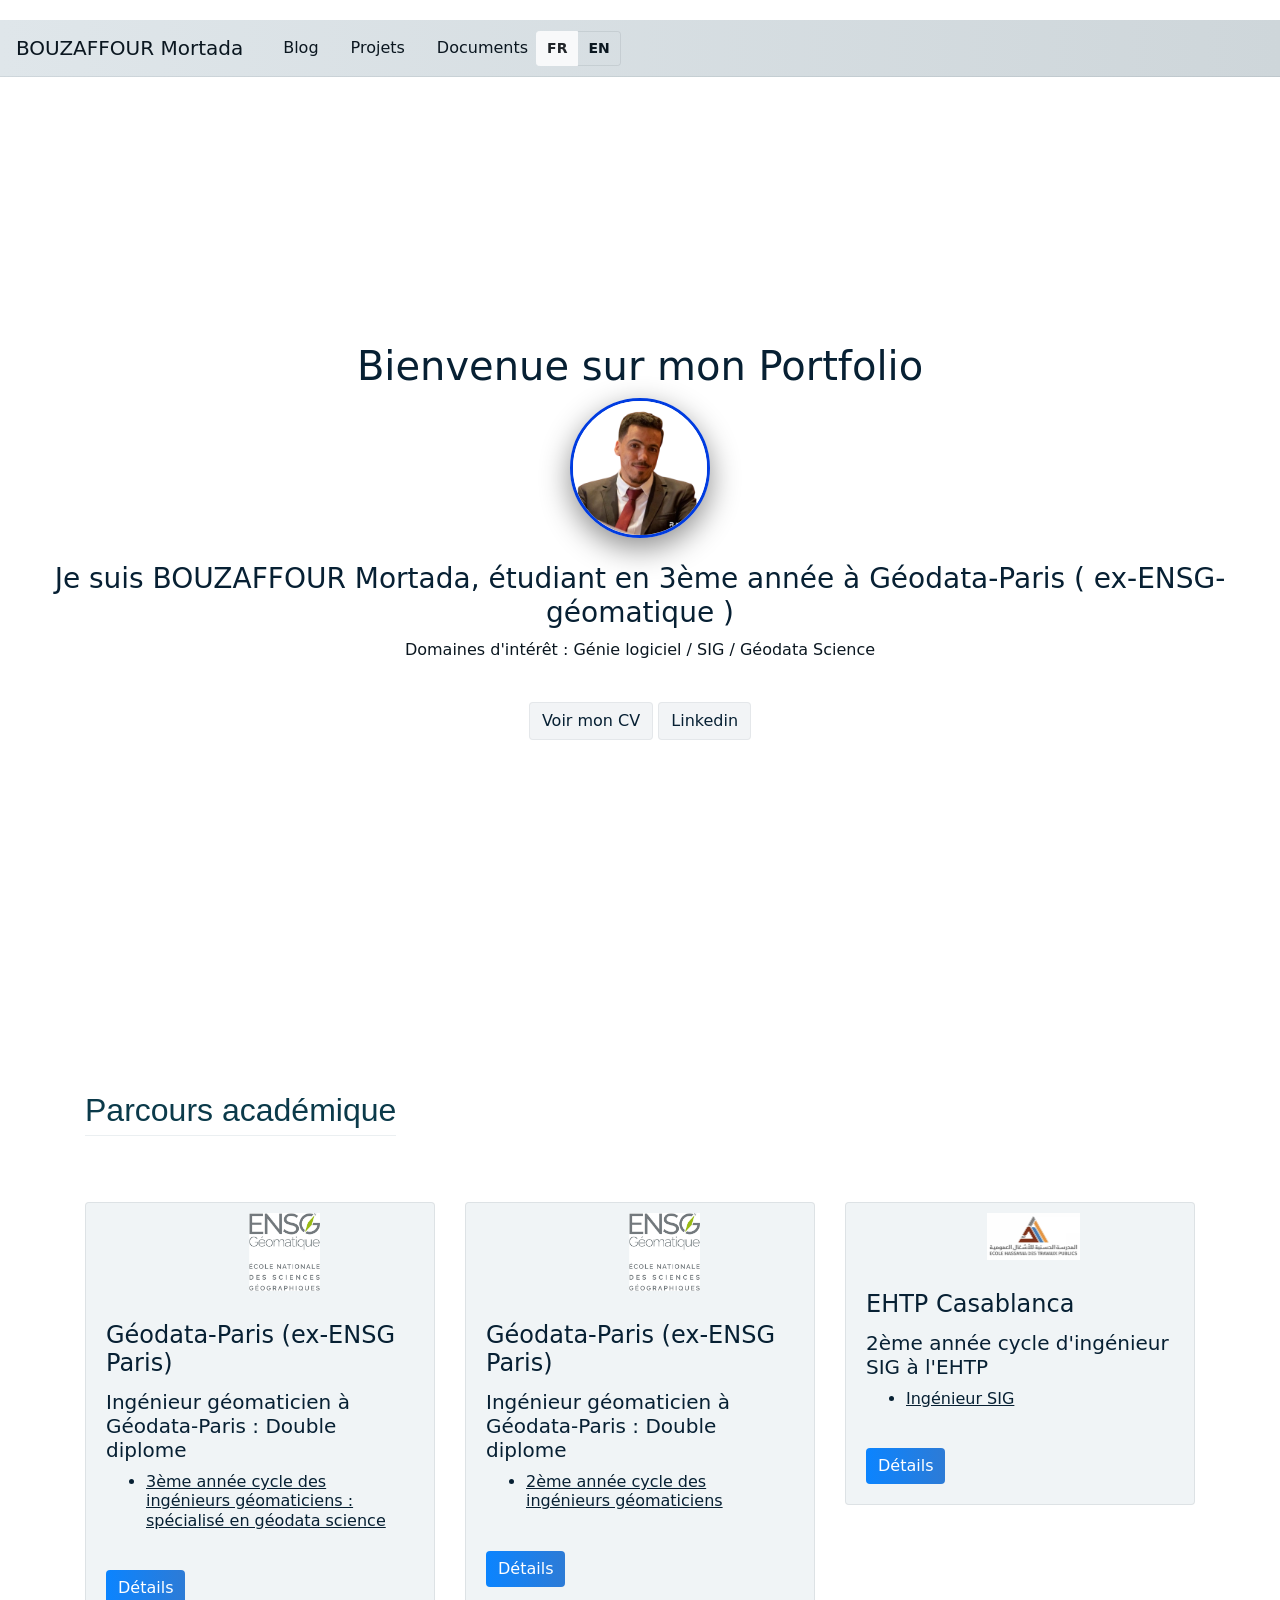
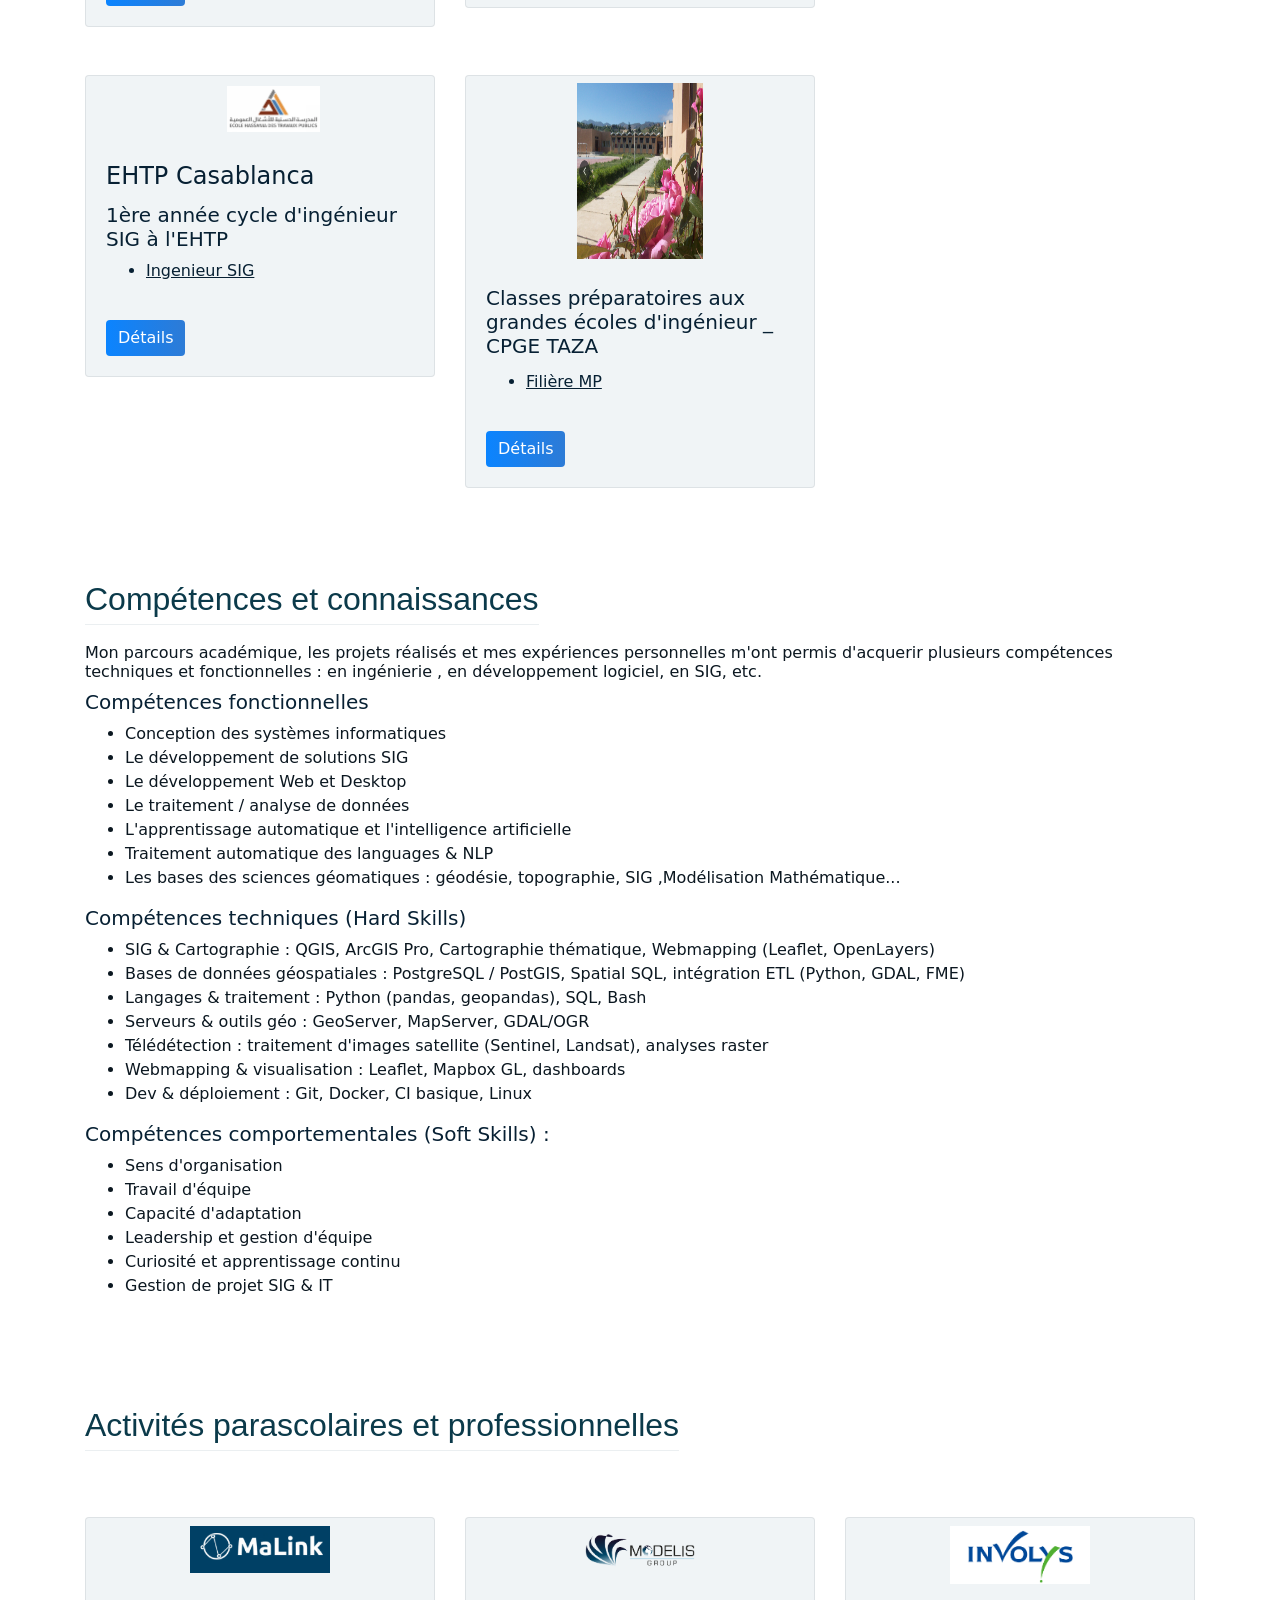
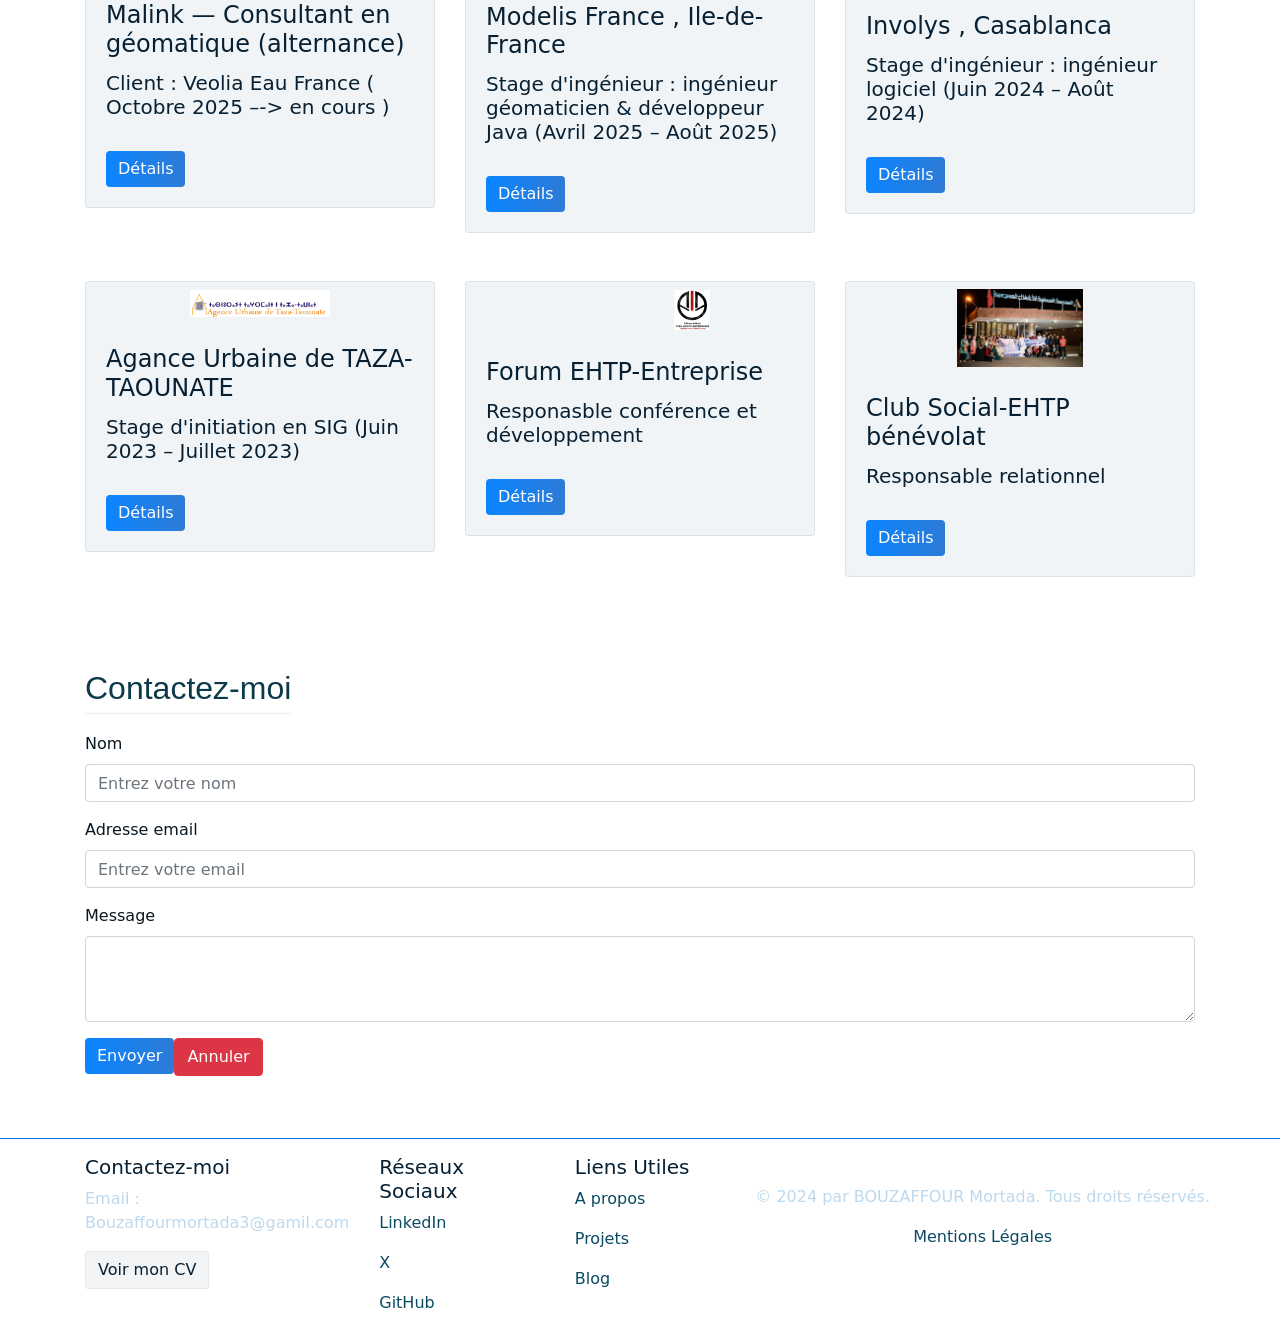
<file: index.html>
<!DOCTYPE html>
<html lang="fr">
<head>
    <meta charset="UTF-8">
    <meta name="viewport" content="width=device-width, initial-scale=1.0">
    <title>Portfolio – BOUZAFFOUR Mortada | Géodata & SIG</title>
    <meta name="description" content="BOUZAFFOUR Mortada — Ingénieur géomaticien. Projets, articles et compétences en SIG, Géodata Science et GeoAI.">
    <link rel="sitemap" type="application/xml" title="Sitemap" href="/sitemap.xml">

    <!-- Open Graph / Twitter -->
    <meta property="og:title" content="BOUZAFFOUR Mortada — Portfolio" />
    <meta property="og:description" content="Ingénieur géomaticien spécialisé en SIG, Géodata Science et GeoAI. Projets et articles." />
    <meta property="og:url" content="https://your-domain.com/" />
    <meta property="og:image" content="https://your-domain.com/Ressources/og-default.png" />
    <meta property="og:type" content="website" />
    <meta name="twitter:card" content="summary_large_image" />
    <!-- Bootstrap CSS -->
    <link href="https://stackpath.bootstrapcdn.com/bootstrap/4.5.2/css/bootstrap.min.css" rel="stylesheet">
    <!-- Custom CSS -->
    <link href="style.css" rel="stylesheet">
</head>
<body>


    <!-- Barre de navigation -->
  
     <nav class="navbar navbar-expand-lg navbar-dark bg-primary">
        <a class="navbar-brand " href="index.html">BOUZAFFOUR Mortada</a>
        <button class="navbar-toggler" type="button" data-toggle="collapse" data-target="#navbarNav" aria-controls="navbarNav" aria-expanded="false" aria-label="Toggle navigation">
            <span class="navbar-toggler-icon"></span>
        </button>
        <div class="collapse navbar-collapse" id="navbarNav">
            <ul class="navbar-nav">
                <li class="nav-item ml-3">
            <a class="nav-link text-body" href="blog.html"><span id="nav_blog">Blog</span></a>
                </li>
                <li class="nav-item ml-3">
            <a class="nav-link text-body" href="projects.html"><span id="nav_projects">Projets</span></a>
                </li>
                <li class="nav-item ml-3">
            <a class="nav-link text-body" href="documents.html"><span id="nav_documents">Documents</span></a>
                </li>
                <li class="nav-item ml-auto lang-item">
                  <div class="nav-link p-0">
                    <div class="lang-switch btn-group btn-group-sm" role="group" aria-label="Language switch">
                      <button id="btn-fr" class="btn btn-outline-light active">FR</button>
                      <button id="btn-en" class="btn btn-outline-light">EN</button>
                    </div>
                  </div>
                </li>
                
            </ul>
           
        </div>
    </nav>

    <!-- Section Page de Garde -->
<section id="home" class="container-fluid text-center" >
  <div class="row align-items-center min-vh-100">
      <div class="col">
        <h1 id="hero_title">Bienvenue sur mon Portfolio</h1>
          <img src="Ressources/image_back_blanc.png" alt="Ma photo" class="rounded-circle" style="width:20%;height:20% ;border:3px solid rgb(0, 60, 224)">
          <br> <br><h3>Je suis BOUZAFFOUR  Mortada, étudiant en 3ème année à Géodata-Paris ( ex-ENSG-géomatique )</h3>
              <p id="hero_sub">Domaines d'intérêt : Génie logiciel / SIG / Géodata Science</p><br>
             <a id="cv_link" class="btn btn-info" href="Ressources/BOUZAFFOUR_Mortada_CV_SIG.pdf" target="_blank">Voir mon CV</a>
             <a class="btn btn-info me-2" href="https://www.linkedin.com/in/mortada-bouzaffour-1b0741219/" target="_blank">Linkedin</a>

             <ul class="list-unstyled">
             
              
          </ul>
      </div>
  </div>
</section>

<!---->
<!-- Section Parcours académiques  -->
<section id="Parcours" class="container mt-5">
  <h2 id="acad_title">Parcours académique</h2>
    <div class="row">
        <!-- ENSG 3ème année Géomaticien -->
    <div class="col-md-4 mt-5">
      <div class="card">
        <div>
          <img class="card-img-top" src="Ressources/ENSG.png" alt="ENSG Paris" style="width:50%;height:50%;padding:10px;padding-left:17%">
        </div>
        <div class="card-body">
          <h4 class="card-title">Géodata-Paris (ex-ENSG Paris)</h4>
          <h5 class="card-text">Ingénieur géomaticien à Géodata-Paris : Double diplome</h5>
          <ul class="A">
            <li><h6 style="text-decoration:underline">3ème année cycle des ingénieurs géomaticiens : spécialisé en géodata science</h6>
              <i style="display: none;">- Systèmes d’information  </i>
              <i style="display: none;">- Analyse de données : Apprentissage statistique / IA, Statistique, Analyse spatiale </i>
              <i style="display: none;">- Architecture des SI d'entreprise et DevOps </i>
              <i style="display: none;">- Systèmes d'information décisionnels </i>
              <i style="display: none;">- Big-Data - gestion de données volumineuses et semi-structurées </i>
              <i style="display: none;">- Données géo-référencées, data science et prise de décision </i>
              <i style="display: none;">- ETL spatial </i>
              <i style="display: none;">- Webmapping, géovisualisation, data visualisation </i>

            </li>
          </ul>
          <br>
          <button onclick="toggleDetails(this)" class="btn btn-primary">Détails</button>
        </div>
      </div>
    </div>


      <!-- ENSG 2ème année Géomaticien -->
    <div class="col-md-4 mt-5">
      <div class="card">
        <div>
          <img class="card-img-top" src="Ressources/ENSG.png" alt="ENSG Paris" style="width:50%;height:50%;padding:10px;padding-left:17%">
        </div>
        <div class="card-body">
          <h4 class="card-title">Géodata-Paris (ex-ENSG Paris)</h4>
          <h5 class="card-text">Ingénieur géomaticien à Géodata-Paris : Double diplome</h5>
          <ul class="A">
            <li><h6 style="text-decoration:underline">2ème année cycle des ingénieurs géomaticiens</h6>
              <i style="display: none;">- Géomatique et applications</i>
              <i style="display: none;">- Développement SIG desktop ( python - ArcGis Pro )</i>
              <i style="display: none;">- Photogrammétrie et géodésie avancée</i>
              <i style="display: none;">- Bases de données spatiales (POSTGIS) </i>
              <i style="display: none;">- Modélisation avancée en OOP </i>
              <i style="display: none;">- Normes et standards de données géographiques</i>
              <i style="display: none;">- Analyse  spatiale</i>
              <i style="display: none;">- Système d'information et réseaux </i>
              <i style="display: none;">- Gestion de projet Agile </i>
              <i style="display: none;">- Développement web / web mapping ( php, vue js , leaflet, openlayers , geoserver) </i>

            </li>
          </ul>
          <br>
          <button onclick="toggleDetails(this)" class="btn btn-primary">Détails</button>
        </div>
      </div>
    </div>
      <!-- EHTP -->
      <div class="col-md-4 mt-5 ">
          <div class="card">
              <img class="card-img-top" src="Ressources/ehtp_casa.webp" alt="EHTP Casablanca" style="width:90%;height:90%;padding:10px;padding-left:37px">
              <div class="card-body">
                  <h4 class="card-title">EHTP Casablanca</h4>
                  <h5 class="card-text" >2ème année cycle d'ingénieur SIG à l'EHTP</h5>
                  <ul class="A">
                    <li ><h6 style="text-decoration:underline">Ingénieur SIG</h6>
                      <i style="display: none;">- Analyse spatiale </i>
                      <i style="display: none;">- Statistques et analyse de données </i>
                      <i style="display: none;">- GPS et topographie avancée</i>
                      <i style="display: none;" >- Photogrammétrie </i> 
                      <i style="display: none;">- Conception de SI : UML</i>
                      <i style="display: none;" >- Développemnt web2 : Html,Bootstrap , ASP.NET , SQLServer</i>
                      <i style="display: none;">- Développement Web1: HTML,XML, Ajax,CSS; Bootstrap,JQuery,NodeJs,ExpressJS</i>
                      <i style="display: none;" >- Algorithmique et Programmation JAVA , JAVA Avancée </i> 
                    </li> 
                    
                  </ul>
                 <br>
                 <button onclick="toggleDetails(this)" class="btn btn-primary">Détails</button>

              </div>
          </div>
      </div>

     <!-- 1 ere année EHTP-->
      <div class="col-md-4 mt-5">
        <div class="card">
            <img class="card-img-top" src="Ressources/ehtp_casa.webp" alt="EHTP Casablanca" style="width:90%;height:90%;padding:10px;padding-left:37px">
            <div class="card-body">
                <h4 class="card-title">EHTP Casablanca</h4>
                <h5 class="card-text">1ère année cycle d'ingénieur SIG à l'EHTP</h5>
                <ul class="A">
                  <li> <h6 style="text-decoration:underline">Ingenieur SIG</h6>
                    <i style="display: none;">- Anlyse numérique </i>
                      <i style="display: none;">- Recherche opérationnelle </i>
                      <i style="display: none;" >- Géodésie et topographie fondamentale</i>
                      <i style="display: none;" >- Télédétection et traitement d'image </i>
                      <i style="display: none;">- Développement SIG </i>
                      <i style="display: none;" >- Algorithmique et Programmation C </i> 
                      <i style="display: none;">- Programmation orienté objet C++</i>
                  </li>
                </ul>
               <br>
               <button onclick="toggleDetails(this)" class="btn btn-primary">Détails</button>

            </div>
        </div>
    </div>

     <!--  PREPA -->
     <div class="col-md-4 mt-5">
      <div class="card">
        <div>
          <img class="card-img-top" src="Ressources/cpge_taza.png" alt="CPGE TAZA" style="height:190px; width:350px; padding:2%;">
        </div>
        <div class="card-body">
              <h5 class="card-title"> Classes préparatoires aux grandes écoles d'ingénieur _ CPGE TAZA</h5>
               <ul>
                <li> <h6 style="text-decoration:underline">Filière MP </h6>

                      
              </li>
              </ul>
              <ol class="A" style="display: none;">
                <i>Mathématiques, Physique et science d'ingénieur </i> 

                  <li >
                   <h6>Mathématiques fondamentales</h6> 
                    <i  > Algèbre linéaire, Analyse , Polynomes, Topologie ... </i>
                  </li>
                  <li > <h6>Physique fondamentale </h6>
                    <i  > Mécanique , thermmodynamique, Optique physique/ondulatoire , Electromagnétique, Electronique...</i>
                  </li>
                  <li > <h6>Informatique </h6>
                    <i  >Architecture des ordinateurs, Algorithmique et programmation avec Python, Base de données relationnelle et langage SQL</i>
                  </li>
                 
                </ol>
               <br>
            <button onclick="toggleDetails2(this)" class="btn btn-primary">Détails</button>
          </div>
      </div>
  </div>
</section>


<!-- Section  Compétences -->
<section id="hardSkills" class="container mt-5">
  <h2 id="skills_title">Compétences et connaissances</h2>
  <h6>Mon parcours académique, les projets réalisés et mes expériences personnelles m'ont permis d'acquerir plusieurs compétences techniques  et fonctionnelles : en ingénierie , en développement logiciel, en SIG, etc.</h6>
 
    <h5 id="func_title">Compétences fonctionnelles</h5>
    <ul>
    <li> Conception des systèmes informatiques</li>
    <li> Le développement de solutions SIG</li>
    <li> Le développement Web et Desktop </li>
    <li> Le traitement / analyse de données   </li>
    <li> L'apprentissage automatique et l'intelligence artificielle </li>
    <li> Traitement automatique des languages & NLP </li>
    <li> Les bases des sciences géomatiques : géodésie, topographie, SIG ,Modélisation Mathématique...  </li>
  </ul>
  
  <h5 id="tech_title">Compétences techniques (Hard Skills)</h5>
  <ul id="tech_list">
    <li>SIG & Cartographie : QGIS, ArcGIS Pro, Cartographie thématique, Webmapping (Leaflet, OpenLayers)</li>
    <li>Bases de données géospatiales : PostgreSQL / PostGIS, Spatial SQL, intégration ETL (Python, GDAL, FME)</li>
    <li>Langages & traitement : Python (pandas, geopandas), SQL, Bash</li>
    <li>Serveurs & outils géo : GeoServer, MapServer, GDAL/OGR</li>
    <li>Télédétection : traitement d'images satellite (Sentinel, Landsat), analyses raster</li>
    <li>Webmapping & visualisation : Leaflet, Mapbox GL, dashboards</li>
    <li>Dev & déploiement : Git, Docker, CI basique, Linux</li>
  </ul>

  <h5> Compétences comportementales (Soft Skills) :</h5>
  <ul><li> Sens d'organisation </li>
  <li>Travail d'équipe </li>
  <li>Capacité d'adaptation </li> 
  <li>Leadership et gestion d'équipe </li>
  <li>Curiosité et apprentissage continu </li>
  <li>Gestion de projet SIG & IT  </li>
</ul>
  <!-- Ajoutez plus de détails sur vos compétences et études ici -->
</section>

<!--  Section Activitées parascolaire et expérience professionnelles -->
<section id="Parcours" class="container mt-5">
  <h2 id="activity_title">Activités parascolaires et professionnelles</h2>
    <div class="row">

       <!-- Alternance : Malink / Veolia  -->
      <div class="col-md-4 mt-5">
        <div class="card">
          <img class="card-img-top" src="Ressources/log_malink.png" alt="Malink, société de services digitales" >
          <div class="card-body">
            <h4 class="card-title">Malink — Consultant en géomatique (alternance)</h4>
            <h5 class="card-text">Client : Veolia Eau France ( Octobre 2025 –-> en cours )</h5>
            <ul class="A" style="display: none;">
              <li>
                <h6>Missions :</h6>
                <i>- Déploiement et maintien d'outils SIG pour la gestion réseau d'eau chez Veolia.</i>
                <i>- Traitement et intégration de données spatiales (PostGIS, GDAL).</i>
                <i>- Création de cartes et tableaux de bord pour le suivi opérationnel.</i>
                <i>- Support aux équipes terrain et automatisation de flux de données (Python, QGIS).</i>
              </li>
            </ul>
            <br>
            <button onclick="toggleDetails2(this)" class="btn btn-primary">Détails</button>
          </div>
        </div>
      </div>

       <!-- Stage d'ingénieur 2 : Modelis france -->
      <div class="col-md-4 mt-5">
        <div class="card">
            <img class="card-img-top" src="Ressources/MODELIS-Groupe.png" alt="Modelis France, société de services en géométique" >
            <div class="card-body">
                <h4 class="card-title">Modelis France , Ile-de-France</h4>
                <h5 class="card-text">Stage d'ingénieur : ingénieur géomaticien & développeur Java (Avril 2025 – Août 2025)</h5>
                <ul class="A"  style="display: none;">
                  <li><h6>Sujet :</h6> 
                    Participation au développement de GeoLand, une application web sig dédiée au cadastre et aux calculs topographiques.
                     En particulier, la mise en place d'un assistant IA géospatial intégré au GeoLand.  
                  </li>
                  <li> <h6>Taches et Réalisations :</h6>
                  <i>- Comprendre les besoins fonctionnelles et mettre en place les modules et les APIs correspondants.  </i>
                    <i>- Mise en place de widgets d'analyse spatiale , de validation de la géomètrie , de profil utilisateur ..., avec Angular et openlayers  </i>
                   
                      <i>- Développement des APIs métier avec Spring Boot   </i>
                      <li> - Conception et mise en place d'un assistant IA, en utilisant le Framwork java Spring AI  </li>
                      </li> 
                   <li> <a href="Ressources/Rapport_de_stage_modelis.pdf" target="_blank"> Voir Rapport</a></li>
                </ul>
               <br>
               <button onclick="toggleDetails2(this)" class="btn btn-primary">Détails</button>
            </div>
        </div>
    </div>


      <!-- Stage d'ingénieur -->
      <div class="col-md-4 mt-5">
        <div class="card">
            <img class="card-img-top" src="Ressources/involys.png" alt="Involys, éditeur de logiciels , Casablanca" >
            <div class="card-body">
                <h4 class="card-title">Involys , Casablanca</h4>
                <h5 class="card-text">Stage d'ingénieur : ingénieur logiciel (Juin 2024 – Août 2024)</h5>
                <ul class="A"  style="display: none;">
                  <li><h6>Sujet :</h6> 
                    Mise en place d’un système de
                    journalisation des transactions dans une
                    solution de gestion des budgets et des
                    achats
                  </li>
                  <li> <h6>Taches et Réalisations :</h6>
                  <i>- Comprendre les besoins client, adaptation avec l'environnement de travail tachnique de la société (.NET , Azure , Angular , Oracle DB )  </i>
                    <i>- Analyse de données et développement de scripts PLSQL pour la création et le  peuplement de la BD </i>
                   
                      <i>- Développement des API Back-End en utilisant .NET CORE   </i>
                      <li> - Développemnt de quelque module de l'intérface utilisateur en utilisant le framwork Angular  </li>
                      </li> 
                   <li> <a href="Ressources/Rapport_involys_p1_2.pdf" target="_blank"> Voir Rapport</a></li>
                </ul>
               <br>
               <button onclick="toggleDetails2(this)" class="btn btn-primary">Détails</button>
            </div>
        </div>
    </div>

      <!-- Stage d'observation -->
      <div class="col-md-4 mt-5">
          <div class="card">
              <img class="card-img-top" src="Ressources/Au_taza_taounat.png" alt="Agence urbaine de TAZA-TAOUNATE" >
              <div class="card-body">
                  <h4 class="card-title">Agance Urbaine de TAZA-TAOUNATE</h4>
                  <h5 class="card-text">Stage d'initiation en SIG (Juin 2023 – Juillet 2023)</h5>
                  <ul class="A"  style="display: none;">
                    <li><h6>Sujet :</h6> 
                      Elaboration d'un mode opératoire pour l'intégration des
                      documents d'urbanisme dans le Géoportail national
                    </li>
                    <li> <h6>Taches et Réalisations :</h6>
                    <i>-Comprendre le processus de préparation des plan d'aménagement et de
                      développement </i>
                      <i>-Préparation du plan d'aménagement du centre de MAGHRAOUA </i>
                     
                        <i>-Développement des scripts Python pour l'automatisation de la procédure </i>
                        </li> 
                     <li> <a href="Ressources/BOUZAFFOUR_Mortada_2SIG_Rapport_SIP.pdf" target="_blank"> Voir Rapport</a></li>
                  </ul>
                 <br>
                 <button onclick="toggleDetails2(this)" class="btn btn-primary">Détails</button>
              </div>
          </div>
      </div>

         <!--  Forum -->
         <div class="col-md-4 mt-5">
          <div class="card">
              <img class="card-img-top" src="Ressources/forum.png" alt="Forum EHTP-Entreprise" style="width:60%;height:60%;padding-left: 30%;" >
              <div class="card-body">
                <h4 class="card-title"> Forum EHTP-Entreprise</h4>
                  <h5 class="card-text">Responasble conférence et développement </h5>                   
                   <ul class="A" style="display: none;">
                      <li >Participation à l'organisation de la 26ème édition de Forum annuel des entreprises </li>
                      <li> Participation au développement du thème de la 26ème édition
                        <i > “La gestion durable des ressources hydriques pour assurer un avenir résilient : un défi majeur pour un ingénieur novateur”</i>
                      </li>
  
                    </ul>
                   <br>
                <button onclick="toggleDetails2(this)" class="btn btn-primary">Détails</button>
              </div>
          </div>
      </div>
  
     
        <!--  Social -->
        <div class="col-md-4 mt-5">
          <div class="card">
              <img class="card-img-top" src="Ressources/club_social.jpg" alt="Caravane club social ehtp" style="padding: 2%;" >
              <div class="card-body">
                  <h4 class="card-title"> Club Social-EHTP bénévolat</h4>
                  <h5 class="card-text">Responsable relationnel  </h5>                   
                   <ul class="A" style="display: none;">
                      <li>Responsable de l'organisation de forum social de l'Ecole Hassania des Travaux Publics</li>
                      <li > Animateur de la journée du forum social</li>
                      <li > Chef de cellule : Aménagement , Caravane BASSMA édition 13 </li>
                      <li > Participation à l'action : Warm Hearts</li>


                    </ul>
                   <br>
                   <button onclick="toggleDetails2(this)" class="btn btn-primary">Détails</button>

              </div>
          </div>
        </div>

      
</section>

<!-- Section ; contactez moi -->
<section class="container mt-5">
  <h2>Contactez-moi</h2>
  <div>
  <form id="formContact" method="POST">
      <div class="form-group">
          <label for="nom">Nom</label>
          <input name="Nom" type="text" class="input form-control" id="nom" placeholder="Entrez votre nom">
      </div>
      <div class="form-group">
          <label for="email">Adresse email</label>
          <input name="Email" type="email" class="input form-control" id="email" placeholder="Entrez votre email">
      </div>
      <div class="form-group">
          <label for="message">Message</label>
          <textarea    name="Message" class="input form-control" id="messagecontact" rows="3"></textarea>
      </div>
     
      <div class="d-flex justify-content-start">
        <div class="me-5"> <!-- Bootstrap 5 uses 'me-*' for margin end, 'mr-*' in Bootstrap 4 -->
          <button class="btn btn-primary" type="submit" id="submit-button">
            Envoyer
          </button>
        </div>
        <div>
          <button onclick="cancel()" class="btn btn-danger">
            Annuler
          </button>
        </div>
      </div>
      

  </form>
 
  <div
  id="message"
  style="
    display: none;
    margin: 20px;
    font-weight: bold;
    color: green;
    padding: 8px;
    background-color: beige;
    border-radius: 4px;
    border-color: aquamarine;
  "
></div>

</div>
  <br>
  
</section>

<hr class="bg-primary" >
<footer class="footer">
  <div class="container">
      <div class="row">
          <div class="col">
              <h5>Contactez-moi</h5>
              <p>Email : Bouzaffourmortada3@gamil.com</p>
             
                <a class="btn btn-info" href="Ressources/BOUZAFFOUR_Mortada_CV_SIG.pdf" target="_blank">Voir mon CV </a> 
               
          </div>
          <div class="col">
              <h5>Réseaux Sociaux</h5>
              <p><a href="https://www.linkedin.com/in/mortada-bouzaffour-1b0741219/" target="_blank">LinkedIn</a></p>
              <p><a href="https://twitter.com/print_symphony" target="_blank">X</a></p>
              <p><a href="https://github.com/mortadabff" target="_blank">GitHub</a></p>
          </div>
          <div class="col">
              <h5>Liens Utiles</h5>
              <p><a href="#">A propos</a></p>
              <p><a href="projects.html">Projets</a></p>
              <p><a href="blog.html">Blog</a></p>
          </div>

          <div class="footer-bottom" style=" text-align: center; margin-top: 20px;padding-top: 10px;">
            <p>© 2024 par BOUZAFFOUR Mortada. Tous droits réservés.</p>
            <p><a href="MentionsLegales.html">Mentions Légales</a></p>
        </div>

      </div>
  </div>
</footer>

  
  

<script>
  function toggleDetails(button) {
      var contents = button.parentElement.querySelectorAll('.A >li > i');
      contents.forEach(function(content) {
          if (content.style.display === 'none') {
              content.style.display = 'block';
              button.textContent = 'Moins de détails';
          } else {
              content.style.display = 'none';
              button.textContent = 'Détails';
          }
      });
  }

  function toggleDetails2(button) {
      var contents = button.parentElement.querySelectorAll('.A');
      contents.forEach(function(content) {
          if (content.style.display === 'none') {
              content.style.display = 'block';
              button.textContent = 'Moins de détails';
          } else {
              content.style.display = 'none';
              button.textContent = 'Détails';
          }
      });
  }
  function toggleDetails3(button) {
      var contents = button.parentElement.querySelectorAll('.A');
      contents.forEach(function(content) {
          if (content.style.display === 'none') {
              content.style.display = 'block';
              button.textContent = 'Moins de détails';
          } else {
              content.style.display = 'none';
              button.textContent = 'Détails';
          }
      });
  }

  </script>

<script>
  document.getElementById("formContact").addEventListener("submit", function (e) {
    e.preventDefault(); // Prevent the default form submission
    document.getElementById("message").textContent = "Submitting..";
    document.getElementById("message").style.display = "block";
    document.getElementById("submit-button").disabled = true;

    // Collect the form data
    var formData = new FormData(this);
    var keyValuePairs = [];
    for (var pair of formData.entries()) {
      keyValuePairs.push(pair[0] + "=" + pair[1]);
    }

    var formDataString = keyValuePairs.join("&");

    // Send a POST request to your Google Apps Script
    fetch(
      "https://script.google.com/macros/s/AKfycbxHWndEGBR891V6knwzvIdC1I8MZAuiKZEB40sPesVJzAdSeg1YFvNuL2kiKyPC7c9T/exec",
      {
        redirect: "follow",
        method: "POST",
        body: formDataString,
        headers: {
          "Content-Type": "text/plain;charset=utf-8",
        },
      }
    )
      .then(function (response) {
        // Check if the request was successful
        if (response) {
          return response; // Assuming your script returns JSON response
        } else {
          throw new Error("Failed to submit the form.");
        }
      })
      .then(function (data) {
        // Display a success message
        document.getElementById("message").textContent =
          "Data submitted successfully!";
        document.getElementById("message").style.display = "block";
        document.getElementById("message").style.backgroundColor = "green";
        document.getElementById("message").style.color = "beige";
        document.getElementById("submit-button").disabled = false;
        document.getElementById("formContact").reset();

        setTimeout(function () {
          document.getElementById("message").textContent = "";
          document.getElementById("message").style.display = "none";
        }, 2600);
      })
      .catch(function (error) {
        // Handle errors, you can display an error message here
        console.error(error);
        document.getElementById("message").textContent =
          "An error occurred while submitting the form.";
        document.getElementById("message").style.display = "block";
      });


      function cancel (error) { 
        document.getElementById("form").reset();
      }

  });
</script>
  <!-- Traduction FR/EN et bascule langue -->
  <script>
    const translations = {
      fr: {
        nav_blog: 'Blog',
        nav_projects: 'Projets',
        nav_documents: 'Documents',
        hero_title: 'Bienvenue sur mon Portfolio',
        hero_sub: "Domaines d'intérêt : Génie logiciel / SIG / Géodata Science",
        cv_link: 'Voir mon CV',
        acad_title: 'Parcours académique',
        skills_title: 'Compétences et connaissances',
        func_title: 'Compétences fonctionnelles',
        tech_title: 'Compétences techniques (Hard Skills)',
        activity_title: 'Activités parascolaires et professionnelles',
        alt_title: 'Alternance / Apprenticeship'
      },
      en: {
        nav_blog: 'Blog',
        nav_projects: 'Projects',
        nav_documents: 'Documents',
        hero_title: 'Welcome to my Portfolio',
        hero_sub: 'Interests: Software Engineering / GIS / Geodata Science',
        cv_link: 'View my CV',
        acad_title: 'Academic background',
        skills_title: 'Skills and knowledge',
        func_title: 'Functional skills',
        tech_title: 'Technical skills (Hard Skills)',
        activity_title: 'Extracurricular & professional activities',
        alt_title: 'Apprenticeship'
      }
    };

    function setLang(lang) {
      const map = translations[lang] || translations.fr;
      for (const key in map) {
        const el = document.getElementById(key);
        if (el) el.textContent = map[key];
      }
      // toggle button active state
      document.getElementById('btn-fr').classList.toggle('active', lang === 'fr');
      document.getElementById('btn-en').classList.toggle('active', lang === 'en');
      document.documentElement.lang = lang === 'fr' ? 'fr' : 'en';
    }

    document.getElementById('btn-fr').addEventListener('click', () => setLang('fr'));
    document.getElementById('btn-en').addEventListener('click', () => setLang('en'));

    // init
    setLang(document.documentElement.lang === 'en' ? 'en' : 'fr');
  </script>

    <!-- Bootstrap JS, Popper.js, and jQuery -->
    <script src="https://code.jquery.com/jquery-3.5.1.slim.min.js"></script>
    <script src="https://cdn.jsdelivr.net/npm/@popperjs/core@2.11.6/dist/umd/popper.min.js"></script>
    <script src="https://stackpath.bootstrapcdn.com/bootstrap/4.5.2/js/bootstrap.min.js"></script>
</body>
</html>
</file>
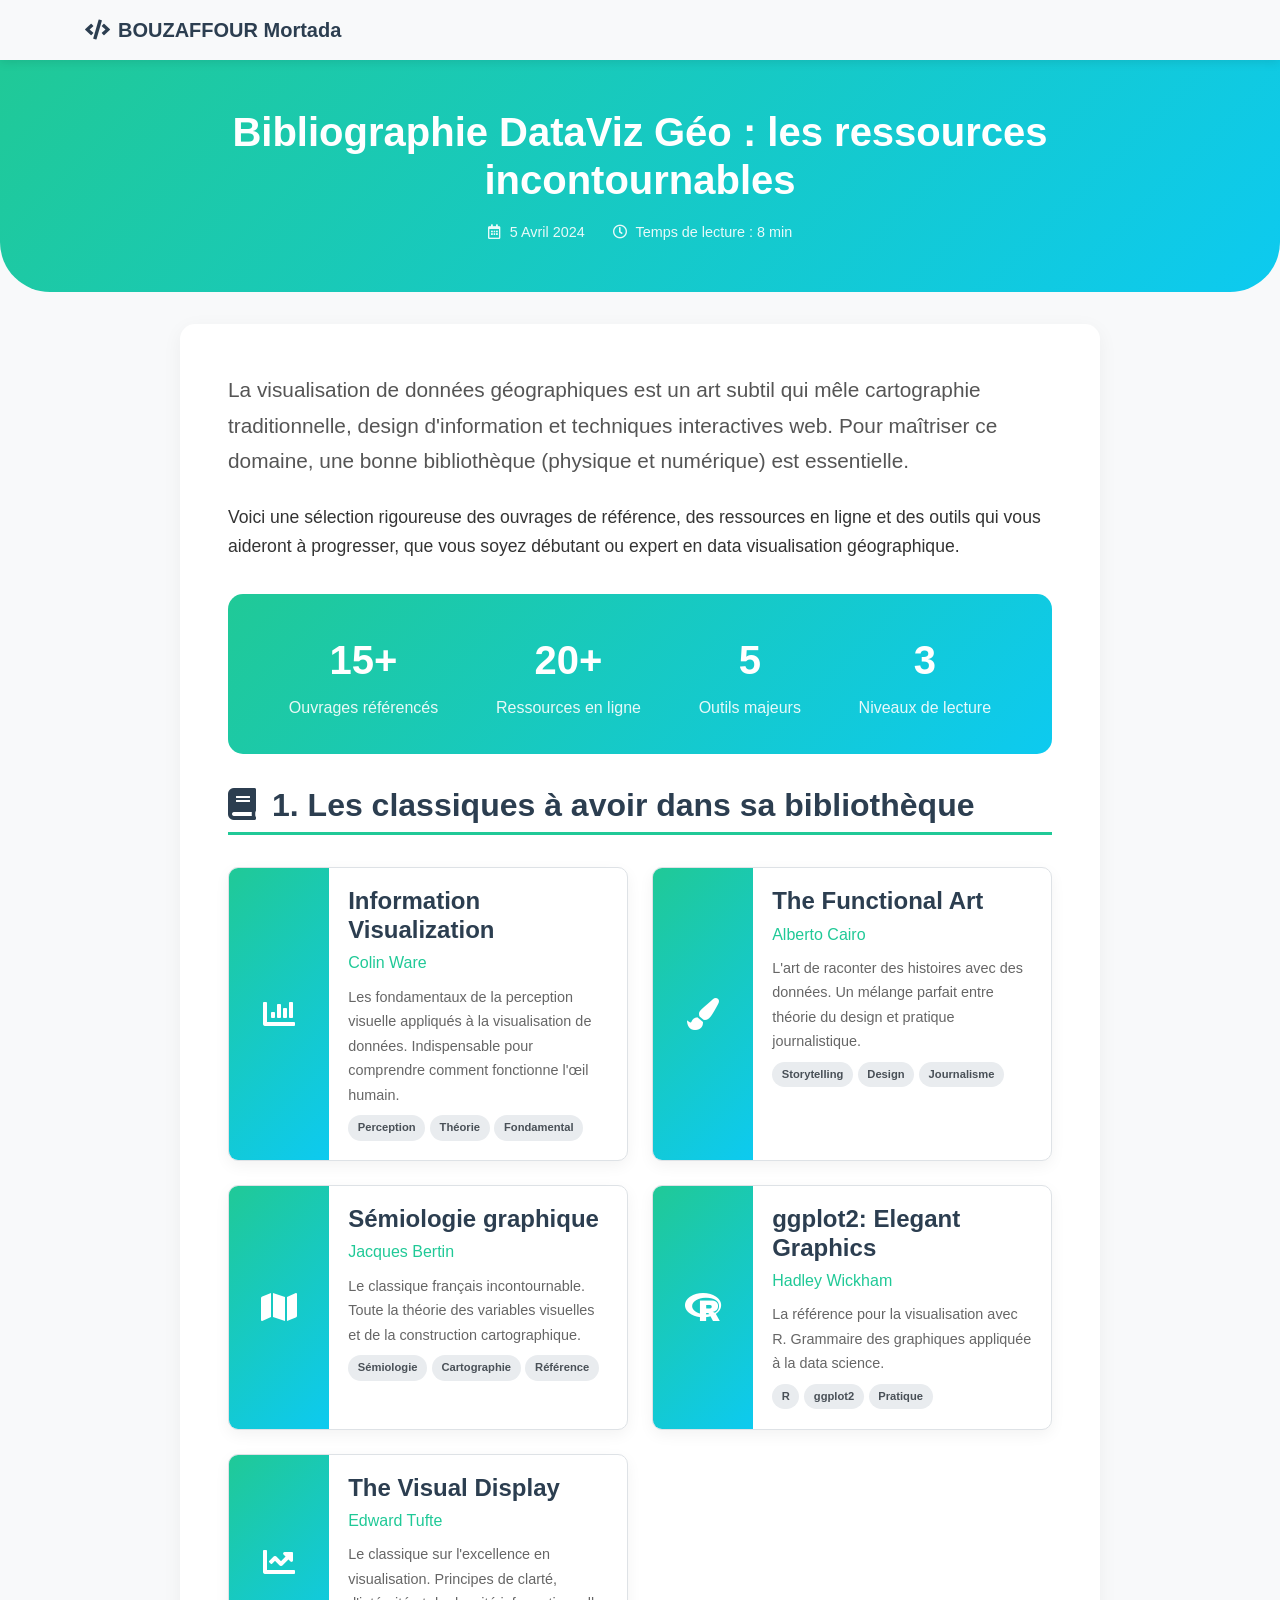
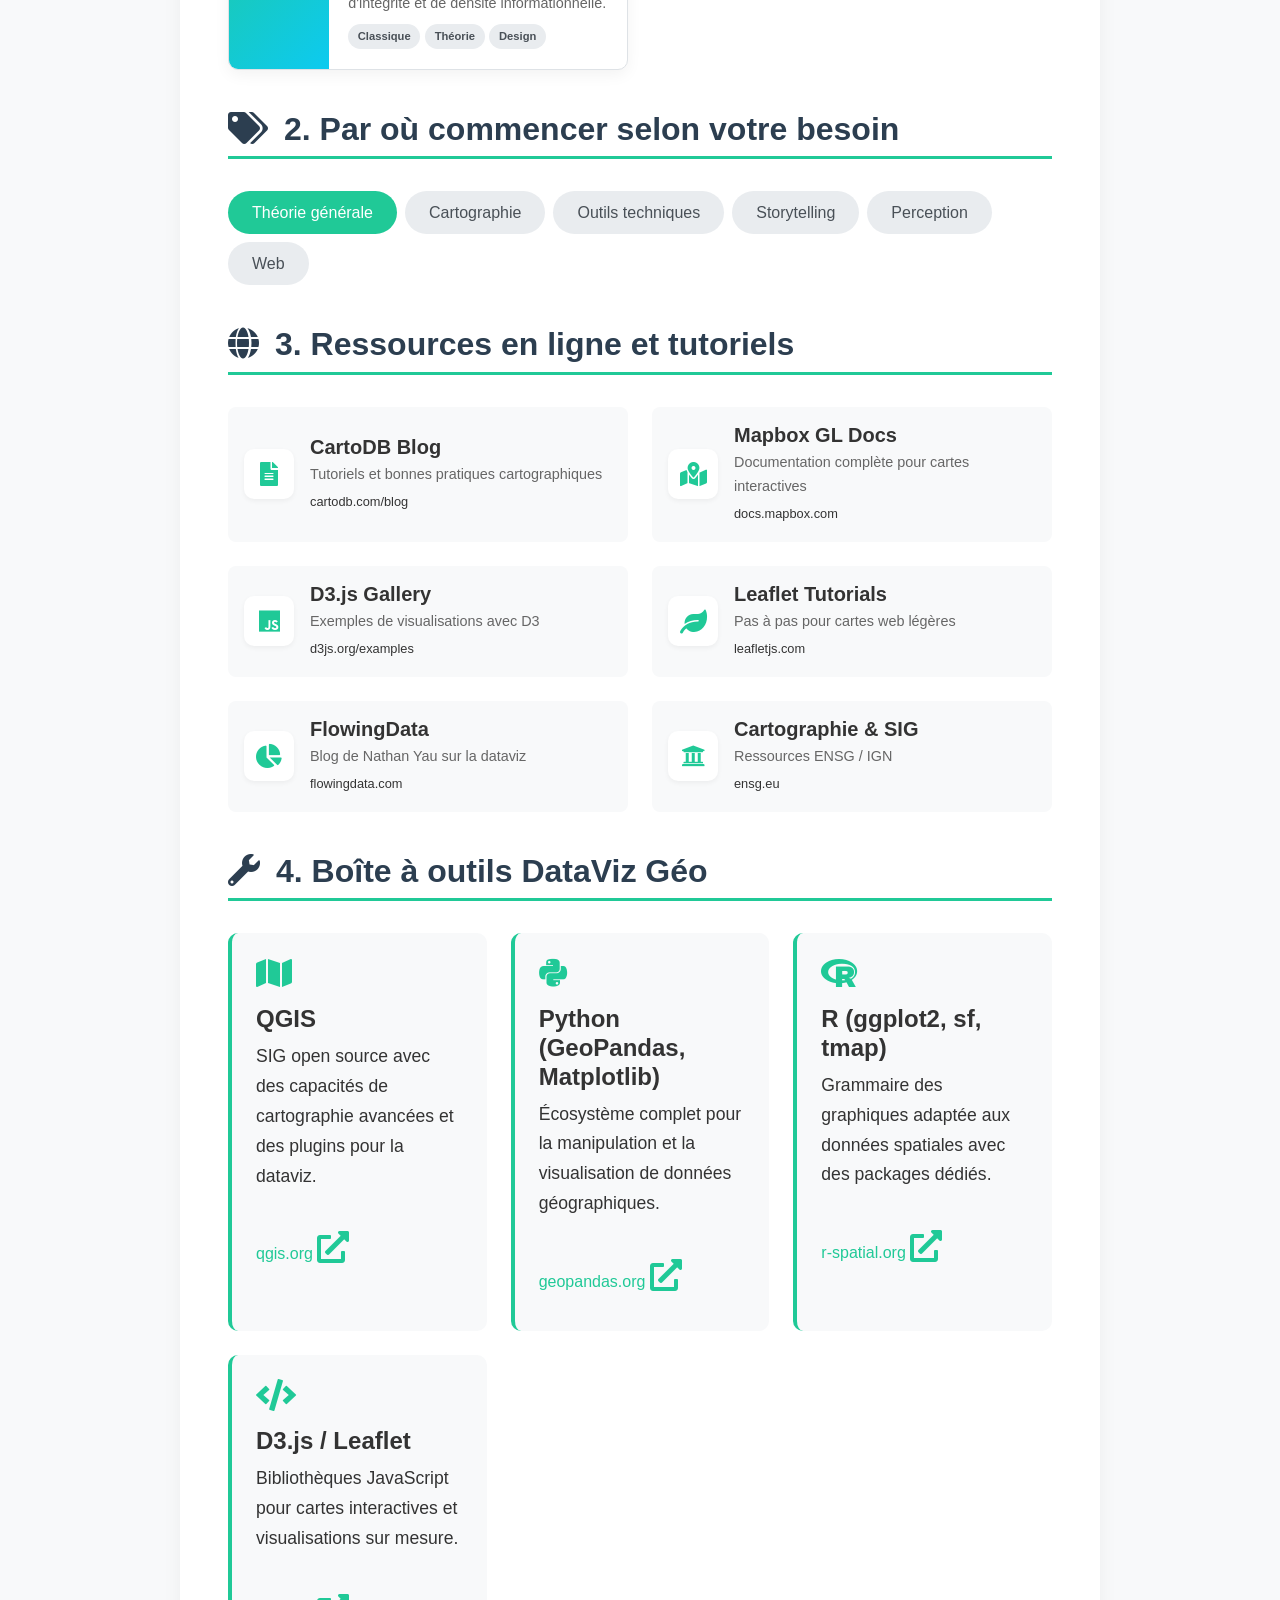
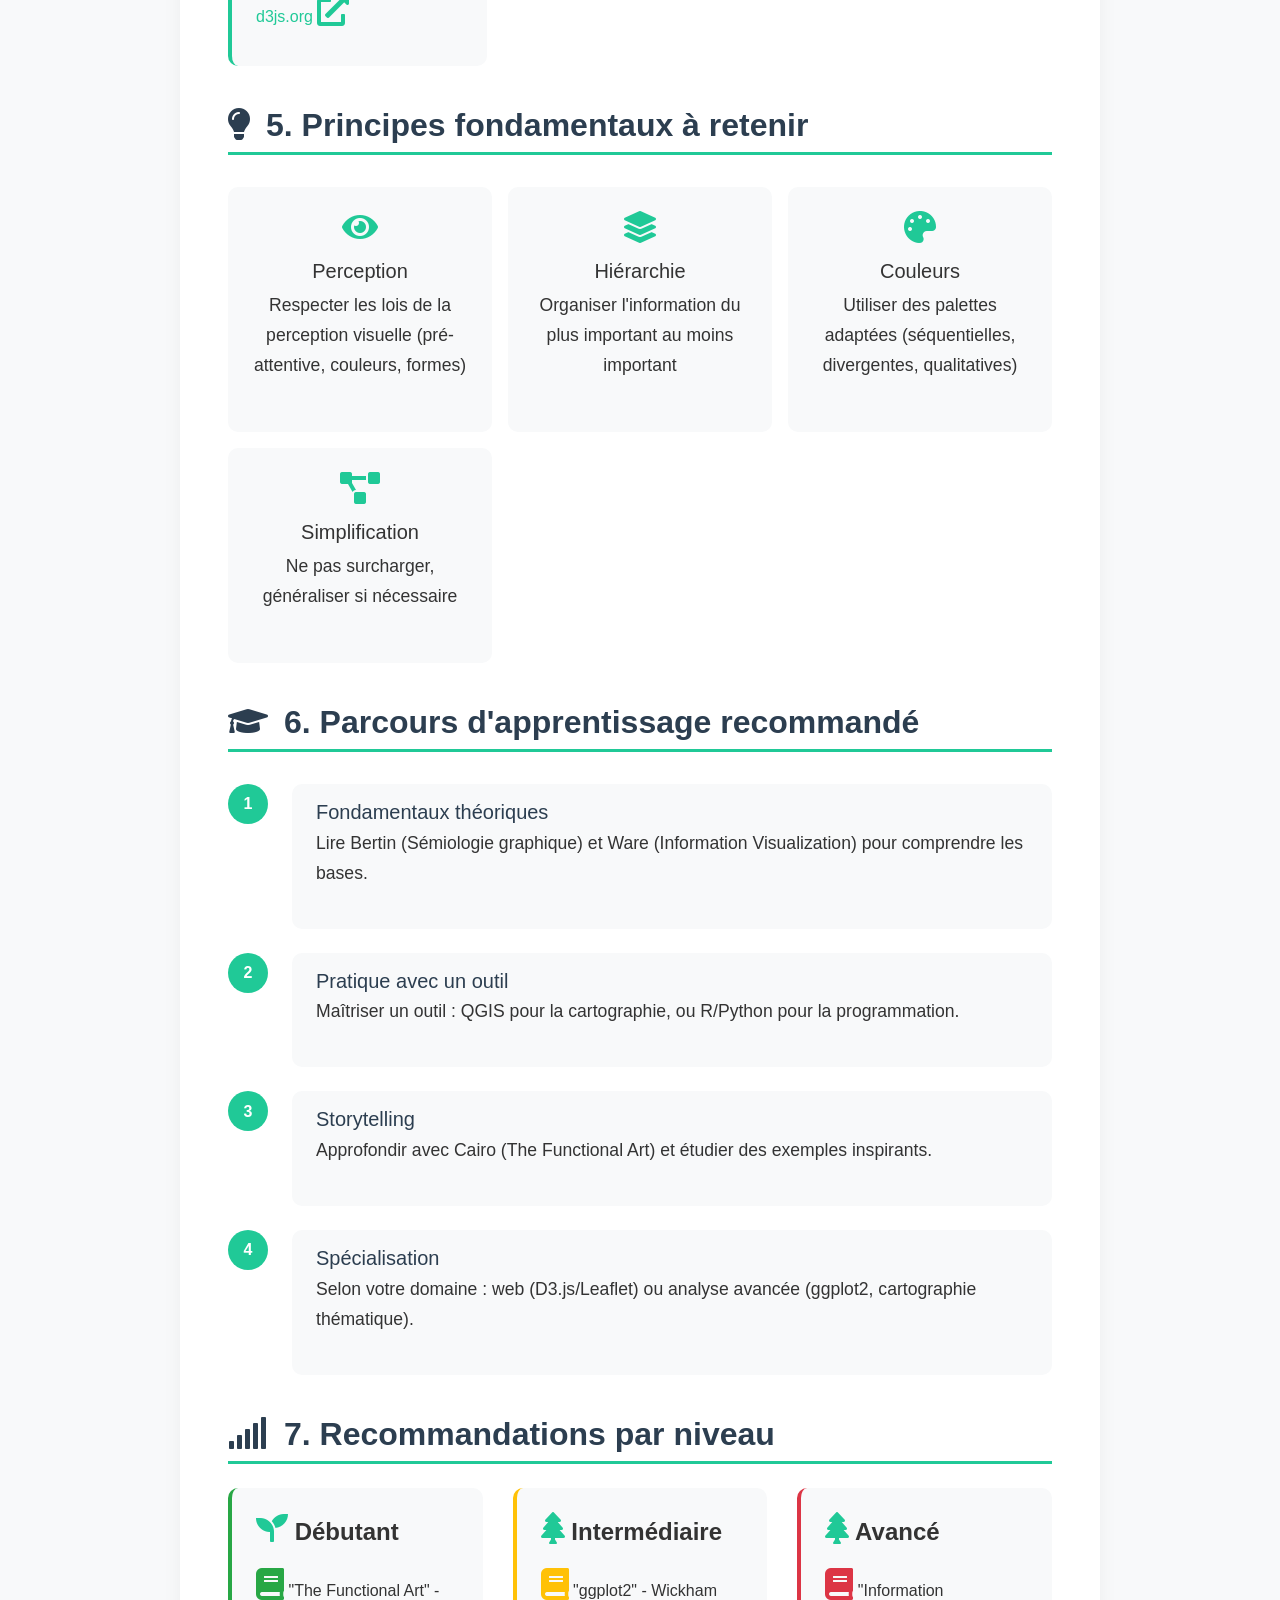
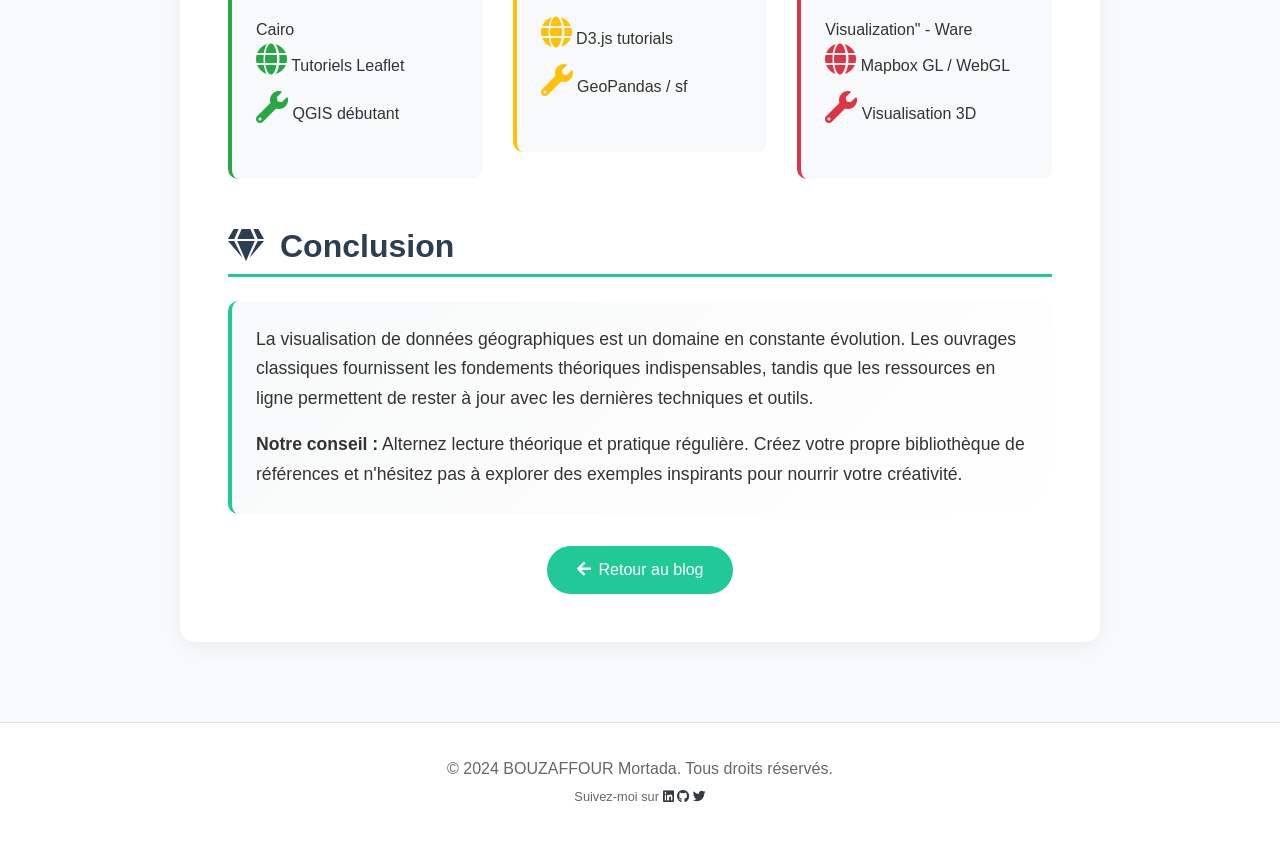
<file: blog_biblio_dataviz_geo.html>
<!DOCTYPE html>
<html lang="fr">
<head>
    <meta charset="utf-8">
    <meta name="viewport" content="width=device-width, initial-scale=1">
    <title>Bibliographie DataViz Géo — Blog</title>
    <!-- Bootstrap CSS -->
    <link href="https://stackpath.bootstrapcdn.com/bootstrap/4.5.2/css/bootstrap.min.css" rel="stylesheet">
    <!-- Font Awesome pour les icônes -->
    <link rel="stylesheet" href="https://cdnjs.cloudflare.com/ajax/libs/font-awesome/5.15.4/css/all.min.css">
    <style>
        body {
            font-family: 'Segoe UI', Tahoma, Geneva, Verdana, sans-serif;
            line-height: 1.7;
            color: #333;
            background-color: #f8f9fa;
        }
        .navbar {
            box-shadow: 0 2px 10px rgba(0,0,0,0.1);
        }
        .navbar-brand {
            font-weight: 700;
            color: #2c3e50 !important;
        }
        .article-header {
            background: linear-gradient(135deg, #20c997 0%, #0dcaf0 100%);
            color: white;
            padding: 3rem 0;
            margin-bottom: 2rem;
            border-radius: 0 0 50px 50px;
        }
        .article-header h1 {
            font-weight: 700;
            font-size: 2.5rem;
            margin-bottom: 1rem;
        }
        .article-meta {
            color: rgba(255,255,255,0.9);
            font-size: 0.9rem;
        }
        .article-meta i {
            margin-right: 5px;
        }
        .main-content {
            background: white;
            border-radius: 15px;
            padding: 3rem;
            box-shadow: 0 5px 20px rgba(0,0,0,0.05);
            margin-bottom: 2rem;
        }
        .main-content h2 {
            color: #2c3e50;
            font-weight: 600;
            margin: 2.5rem 0 1.5rem 0;
            padding-bottom: 0.5rem;
            border-bottom: 3px solid #20c997;
        }
        .main-content h2:first-of-type {
            margin-top: 0;
        }
        .main-content h3 {
            color: #2c3e50;
            font-weight: 600;
            margin: 1.5rem 0 1rem 0;
        }
        .main-content p {
            font-size: 1.1rem;
            margin-bottom: 1.5rem;
        }
        .main-content p.lead {
            font-size: 1.3rem;
            font-weight: 300;
            color: #555;
        }
        
        /* Introduction avec icônes */
        .intro-stats {
            display: flex;
            justify-content: space-around;
            flex-wrap: wrap;
            margin: 2rem 0;
            padding: 2rem;
            background: linear-gradient(135deg, #20c997 0%, #0dcaf0 100%);
            border-radius: 15px;
            color: white;
        }
        .stat-item {
            text-align: center;
        }
        .stat-number {
            font-size: 2.5rem;
            font-weight: 700;
        }
        .stat-label {
            font-size: 1rem;
            opacity: 0.9;
        }
        
        /* Cartes de livres */
        .books-grid {
            display: grid;
            grid-template-columns: repeat(auto-fit, minmax(300px, 1fr));
            gap: 1.5rem;
            margin: 2rem 0;
        }
        .book-card {
            display: flex;
            background: white;
            border-radius: 10px;
            overflow: hidden;
            box-shadow: 0 5px 15px rgba(0,0,0,0.05);
            transition: all 0.3s;
            border: 1px solid #dee2e6;
        }
        .book-card:hover {
            transform: translateY(-5px);
            box-shadow: 0 15px 30px rgba(32,201,151,0.15);
            border-color: #20c997;
        }
        .book-cover {
            width: 100px;
            background: linear-gradient(135deg, #20c997 0%, #0dcaf0 100%);
            display: flex;
            align-items: center;
            justify-content: center;
            color: white;
            font-size: 2rem;
        }
        .book-info {
            flex: 1;
            padding: 1.2rem;
        }
        .book-info h4 {
            font-weight: 600;
            margin-bottom: 0.3rem;
            color: #2c3e50;
        }
        .book-author {
            color: #20c997;
            font-weight: 500;
            margin-bottom: 0.5rem;
        }
        .book-desc {
            font-size: 0.9rem;
            color: #666;
            margin-bottom: 0.5rem;
        }
        .book-tags {
            display: flex;
            flex-wrap: wrap;
            gap: 0.3rem;
        }
        .book-tag {
            background: #e9ecef;
            padding: 0.2rem 0.6rem;
            border-radius: 50px;
            font-size: 0.7rem;
            font-weight: 600;
            color: #495057;
        }
        
        /* Cartes outils */
        .tools-grid {
            display: grid;
            grid-template-columns: repeat(auto-fit, minmax(250px, 1fr));
            gap: 1.5rem;
            margin: 2rem 0;
        }
        .tool-card {
            background: #f8f9fa;
            border-radius: 10px;
            padding: 1.5rem;
            border-left: 4px solid #20c997;
            transition: all 0.3s;
        }
        .tool-card:hover {
            transform: translateX(5px);
            box-shadow: 0 5px 15px rgba(32,201,151,0.1);
        }
        .tool-card i {
            font-size: 2rem;
            color: #20c997;
            margin-bottom: 1rem;
        }
        .tool-card h4 {
            font-weight: 600;
            margin-bottom: 0.5rem;
        }
        .tool-link {
            display: inline-block;
            margin-top: 1rem;
            color: #20c997;
            font-weight: 500;
        }
        .tool-link:hover {
            text-decoration: none;
            color: #0dcaf0;
        }
        
        /* Catégories de ressources */
        .category-tabs {
            display: flex;
            flex-wrap: wrap;
            gap: 0.5rem;
            margin: 2rem 0;
        }
        .category-tab {
            padding: 0.5rem 1.5rem;
            border-radius: 50px;
            background: #e9ecef;
            color: #495057;
            font-weight: 500;
            cursor: default;
            transition: all 0.3s;
        }
        .category-tab.active {
            background: #20c997;
            color: white;
        }
        
        /* Ressources en ligne */
        .online-grid {
            display: grid;
            grid-template-columns: repeat(auto-fit, minmax(280px, 1fr));
            gap: 1.5rem;
            margin: 2rem 0;
        }
        .online-item {
            display: flex;
            align-items: center;
            padding: 1rem;
            background: #f8f9fa;
            border-radius: 8px;
            transition: all 0.3s;
        }
        .online-item:hover {
            background: #e9ecef;
        }
        .online-icon {
            width: 50px;
            height: 50px;
            background: white;
            border-radius: 10px;
            display: flex;
            align-items: center;
            justify-content: center;
            margin-right: 1rem;
            font-size: 1.5rem;
            color: #20c997;
            box-shadow: 0 2px 5px rgba(0,0,0,0.05);
        }
        .online-content {
            flex: 1;
        }
        .online-content h5 {
            margin-bottom: 0.2rem;
            font-weight: 600;
        }
        .online-content p {
            margin-bottom: 0;
            font-size: 0.9rem;
            color: #666;
        }
        
        /* Principes de visualisation */
        .principles-grid {
            display: grid;
            grid-template-columns: repeat(auto-fit, minmax(200px, 1fr));
            gap: 1rem;
            margin: 2rem 0;
        }
        .principle-card {
            text-align: center;
            padding: 1.5rem;
            background: #f8f9fa;
            border-radius: 10px;
            border-bottom: 3px solid transparent;
            transition: all 0.3s;
        }
        .principle-card:hover {
            border-bottom-color: #20c997;
            background: white;
            box-shadow: 0 5px 15px rgba(0,0,0,0.05);
        }
        .principle-card i {
            font-size: 2rem;
            color: #20c997;
            margin-bottom: 1rem;
        }
        
        /* Timeline d'apprentissage */
        .learning-path {
            margin: 2rem 0;
            position: relative;
        }
        .path-step {
            display: flex;
            align-items: flex-start;
            margin-bottom: 1.5rem;
            position: relative;
        }
        .step-number {
            width: 40px;
            height: 40px;
            background: #20c997;
            color: white;
            border-radius: 50%;
            display: flex;
            align-items: center;
            justify-content: center;
            font-weight: 700;
            margin-right: 1.5rem;
            flex-shrink: 0;
        }
        .step-content {
            flex: 1;
            background: #f8f9fa;
            padding: 1rem 1.5rem;
            border-radius: 10px;
        }
        .step-content h5 {
            margin-bottom: 0.3rem;
            color: #2c3e50;
        }
        
        .btn-retour {
            background: #20c997;
            color: white;
            padding: 12px 30px;
            border-radius: 50px;
            font-weight: 500;
            border: none;
            transition: background 0.3s, transform 0.2s;
            margin-top: 2rem;
        }
        .btn-retour:hover {
            background: #1ba87e;
            color: white;
            transform: translateY(-2px);
            box-shadow: 0 5px 15px rgba(32,201,151,0.4);
        }
        .btn-retour i {
            margin-right: 8px;
        }
        
        footer {
            background: white;
            padding: 2rem 0;
            margin-top: 3rem;
            text-align: center;
            color: #666;
            border-top: 1px solid #dee2e6;
        }
        
        @media (max-width: 768px) {
            .article-header h1 {
                font-size: 2rem;
            }
            .main-content {
                padding: 1.5rem;
            }
        }
    </style>
</head>
<body>
    <!-- Navigation -->
    <nav class="navbar navbar-expand-lg navbar-light bg-light">
        <div class="container">
            <a class="navbar-brand" href="index.html">
                <i class="fas fa-code mr-2"></i>BOUZAFFOUR Mortada
            </a>
        </div>
    </nav>

    <!-- En-tête de l'article -->
    <header class="article-header">
        <div class="container text-center">
            <h1>Bibliographie DataViz Géo : les ressources incontournables</h1>
            <div class="article-meta">
                <span class="mr-4"><i class="far fa-calendar-alt"></i> 5 Avril 2024</span>
                <span><i class="far fa-clock"></i> Temps de lecture : 8 min</span>
            </div>
        </div>
    </header>

    <!-- Contenu principal -->
    <main class="container">
        <div class="row">
            <div class="col-lg-10 mx-auto">
                <article class="main-content">
                    <!-- Introduction enrichie -->
                    <p class="lead">
                        La visualisation de données géographiques est un art subtil qui mêle cartographie traditionnelle, 
                        design d'information et techniques interactives web. Pour maîtriser ce domaine, une bonne bibliothèque 
                        (physique et numérique) est essentielle.
                    </p>

                    <p>
                        Voici une sélection rigoureuse des ouvrages de référence, des ressources en ligne et des outils 
                        qui vous aideront à progresser, que vous soyez débutant ou expert en data visualisation géographique.
                    </p>

                    <!-- Statistiques introductives -->
                    <div class="intro-stats">
                        <div class="stat-item">
                            <div class="stat-number">15+</div>
                            <div class="stat-label">Ouvrages référencés</div>
                        </div>
                        <div class="stat-item">
                            <div class="stat-number">20+</div>
                            <div class="stat-label">Ressources en ligne</div>
                        </div>
                        <div class="stat-item">
                            <div class="stat-number">5</div>
                            <div class="stat-label">Outils majeurs</div>
                        </div>
                        <div class="stat-item">
                            <div class="stat-number">3</div>
                            <div class="stat-label">Niveaux de lecture</div>
                        </div>
                    </div>

                    <!-- Section 1 : Ouvrages fondamentaux -->
                    <h2><i class="fas fa-book mr-3"></i>1. Les classiques à avoir dans sa bibliothèque</h2>
                    
                    <div class="books-grid">
                        <!-- Colin Ware -->
                        <div class="book-card">
                            <div class="book-cover">
                                <i class="fas fa-chart-bar"></i>
                            </div>
                            <div class="book-info">
                                <h4>Information Visualization</h4>
                                <div class="book-author">Colin Ware</div>
                                <div class="book-desc">Les fondamentaux de la perception visuelle appliqués à la visualisation de données. Indispensable pour comprendre comment fonctionne l'œil humain.</div>
                                <div class="book-tags">
                                    <span class="book-tag">Perception</span>
                                    <span class="book-tag">Théorie</span>
                                    <span class="book-tag">Fondamental</span>
                                </div>
                            </div>
                        </div>

                        <!-- Alberto Cairo -->
                        <div class="book-card">
                            <div class="book-cover">
                                <i class="fas fa-paint-brush"></i>
                            </div>
                            <div class="book-info">
                                <h4>The Functional Art</h4>
                                <div class="book-author">Alberto Cairo</div>
                                <div class="book-desc">L'art de raconter des histoires avec des données. Un mélange parfait entre théorie du design et pratique journalistique.</div>
                                <div class="book-tags">
                                    <span class="book-tag">Storytelling</span>
                                    <span class="book-tag">Design</span>
                                    <span class="book-tag">Journalisme</span>
                                </div>
                            </div>
                        </div>

                        <!-- Jacques Bertin -->
                        <div class="book-card">
                            <div class="book-cover">
                                <i class="fas fa-map"></i>
                            </div>
                            <div class="book-info">
                                <h4>Sémiologie graphique</h4>
                                <div class="book-author">Jacques Bertin</div>
                                <div class="book-desc">Le classique français incontournable. Toute la théorie des variables visuelles et de la construction cartographique.</div>
                                <div class="book-tags">
                                    <span class="book-tag">Sémiologie</span>
                                    <span class="book-tag">Cartographie</span>
                                    <span class="book-tag">Référence</span>
                                </div>
                            </div>
                        </div>

                        <!-- Hadley Wickham -->
                        <div class="book-card">
                            <div class="book-cover">
                                <i class="fab fa-r-project"></i>
                            </div>
                            <div class="book-info">
                                <h4>ggplot2: Elegant Graphics</h4>
                                <div class="book-author">Hadley Wickham</div>
                                <div class="book-desc">La référence pour la visualisation avec R. Grammaire des graphiques appliquée à la data science.</div>
                                <div class="book-tags">
                                    <span class="book-tag">R</span>
                                    <span class="book-tag">ggplot2</span>
                                    <span class="book-tag">Pratique</span>
                                </div>
                            </div>
                        </div>

                        <!-- Edward Tufte -->
                        <div class="book-card">
                            <div class="book-cover">
                                <i class="fas fa-chart-line"></i>
                            </div>
                            <div class="book-info">
                                <h4>The Visual Display</h4>
                                <div class="book-author">Edward Tufte</div>
                                <div class="book-desc">Le classique sur l'excellence en visualisation. Principes de clarté, d'intégrité et de densité informationnelle.</div>
                                <div class="book-tags">
                                    <span class="book-tag">Classique</span>
                                    <span class="book-tag">Théorie</span>
                                    <span class="book-tag">Design</span>
                                </div>
                            </div>
                        </div>
                    </div>

                    <!-- Section 2 : Catégories thématiques -->
                    <h2><i class="fas fa-tags mr-3"></i>2. Par où commencer selon votre besoin</h2>
                    
                    <div class="category-tabs">
                        <span class="category-tab active">Théorie générale</span>
                        <span class="category-tab">Cartographie</span>
                        <span class="category-tab">Outils techniques</span>
                        <span class="category-tab">Storytelling</span>
                        <span class="category-tab">Perception</span>
                        <span class="category-tab">Web</span>
                    </div>

                    <!-- Section 3 : Ressources en ligne -->
                    <h2><i class="fas fa-globe mr-3"></i>3. Ressources en ligne et tutoriels</h2>
                    
                    <div class="online-grid">
                        <div class="online-item">
                            <div class="online-icon">
                                <i class="fas fa-file-alt"></i>
                            </div>
                            <div class="online-content">
                                <h5>CartoDB Blog</h5>
                                <p>Tutoriels et bonnes pratiques cartographiques</p>
                                <small>cartodb.com/blog</small>
                            </div>
                        </div>
                        <div class="online-item">
                            <div class="online-icon">
                                <i class="fas fa-map-marked-alt"></i>
                            </div>
                            <div class="online-content">
                                <h5>Mapbox GL Docs</h5>
                                <p>Documentation complète pour cartes interactives</p>
                                <small>docs.mapbox.com</small>
                            </div>
                        </div>
                        <div class="online-item">
                            <div class="online-icon">
                                <i class="fab fa-js"></i>
                            </div>
                            <div class="online-content">
                                <h5>D3.js Gallery</h5>
                                <p>Exemples de visualisations avec D3</p>
                                <small>d3js.org/examples</small>
                            </div>
                        </div>
                        <div class="online-item">
                            <div class="online-icon">
                                <i class="fas fa-leaf"></i>
                            </div>
                            <div class="online-content">
                                <h5>Leaflet Tutorials</h5>
                                <p>Pas à pas pour cartes web légères</p>
                                <small>leafletjs.com</small>
                            </div>
                        </div>
                        <div class="online-item">
                            <div class="online-icon">
                                <i class="fas fa-chart-pie"></i>
                            </div>
                            <div class="online-content">
                                <h5>FlowingData</h5>
                                <p>Blog de Nathan Yau sur la dataviz</p>
                                <small>flowingdata.com</small>
                            </div>
                        </div>
                        <div class="online-item">
                            <div class="online-icon">
                                <i class="fas fa-university"></i>
                            </div>
                            <div class="online-content">
                                <h5>Cartographie & SIG</h5>
                                <p>Ressources ENSG / IGN</p>
                                <small>ensg.eu</small>
                            </div>
                        </div>
                    </div>

                    <!-- Section 4 : Outils pratiques -->
                    <h2><i class="fas fa-wrench mr-3"></i>4. Boîte à outils DataViz Géo</h2>
                    
                    <div class="tools-grid">
                        <div class="tool-card">
                            <i class="fas fa-map"></i>
                            <h4>QGIS</h4>
                            <p>SIG open source avec des capacités de cartographie avancées et des plugins pour la dataviz.</p>
                            <a href="#" class="tool-link">qgis.org <i class="fas fa-external-link-alt"></i></a>
                        </div>
                        <div class="tool-card">
                            <i class="fab fa-python"></i>
                            <h4>Python (GeoPandas, Matplotlib)</h4>
                            <p>Écosystème complet pour la manipulation et la visualisation de données géographiques.</p>
                            <a href="#" class="tool-link">geopandas.org <i class="fas fa-external-link-alt"></i></a>
                        </div>
                        <div class="tool-card">
                            <i class="fab fa-r-project"></i>
                            <h4>R (ggplot2, sf, tmap)</h4>
                            <p>Grammaire des graphiques adaptée aux données spatiales avec des packages dédiés.</p>
                            <a href="#" class="tool-link">r-spatial.org <i class="fas fa-external-link-alt"></i></a>
                        </div>
                        <div class="tool-card">
                            <i class="fas fa-code"></i>
                            <h4>D3.js / Leaflet</h4>
                            <p>Bibliothèques JavaScript pour cartes interactives et visualisations sur mesure.</p>
                            <a href="#" class="tool-link">d3js.org <i class="fas fa-external-link-alt"></i></a>
                        </div>
                    </div>

                    <!-- Section 5 : Principes clés -->
                    <h2><i class="fas fa-lightbulb mr-3"></i>5. Principes fondamentaux à retenir</h2>
                    
                    <div class="principles-grid">
                        <div class="principle-card">
                            <i class="fas fa-eye"></i>
                            <h5>Perception</h5>
                            <p>Respecter les lois de la perception visuelle (pré-attentive, couleurs, formes)</p>
                        </div>
                        <div class="principle-card">
                            <i class="fas fa-layer-group"></i>
                            <h5>Hiérarchie</h5>
                            <p>Organiser l'information du plus important au moins important</p>
                        </div>
                        <div class="principle-card">
                            <i class="fas fa-palette"></i>
                            <h5>Couleurs</h5>
                            <p>Utiliser des palettes adaptées (séquentielles, divergentes, qualitatives)</p>
                        </div>
                        <div class="principle-card">
                            <i class="fas fa-project-diagram"></i>
                            <h5>Simplification</h5>
                            <p>Ne pas surcharger, généraliser si nécessaire</p>
                        </div>
                    </div>

                    <!-- Section 6 : Parcours d'apprentissage -->
                    <h2><i class="fas fa-graduation-cap mr-3"></i>6. Parcours d'apprentissage recommandé</h2>
                    
                    <div class="learning-path">
                        <div class="path-step">
                            <div class="step-number">1</div>
                            <div class="step-content">
                                <h5>Fondamentaux théoriques</h5>
                                <p>Lire Bertin (Sémiologie graphique) et Ware (Information Visualization) pour comprendre les bases.</p>
                            </div>
                        </div>
                        <div class="path-step">
                            <div class="step-number">2</div>
                            <div class="step-content">
                                <h5>Pratique avec un outil</h5>
                                <p>Maîtriser un outil : QGIS pour la cartographie, ou R/Python pour la programmation.</p>
                            </div>
                        </div>
                        <div class="path-step">
                            <div class="step-number">3</div>
                            <div class="step-content">
                                <h5>Storytelling</h5>
                                <p>Approfondir avec Cairo (The Functional Art) et étudier des exemples inspirants.</p>
                            </div>
                        </div>
                        <div class="path-step">
                            <div class="step-number">4</div>
                            <div class="step-content">
                                <h5>Spécialisation</h5>
                                <p>Selon votre domaine : web (D3.js/Leaflet) ou analyse avancée (ggplot2, cartographie thématique).</p>
                            </div>
                        </div>
                    </div>

                    <!-- Section 7 : Recommandations par niveau -->
                    <h2><i class="fas fa-signal mr-3"></i>7. Recommandations par niveau</h2>
                    
                    <div class="row">
                        <div class="col-md-4">
                            <div class="tool-card" style="border-left-color: #28a745;">
                                <h4><i class="fas fa-seedling"></i> Débutant</h4>
                                <ul class="list-unstyled">
                                    <li><i class="fas fa-book text-success"></i> "The Functional Art" - Cairo</li>
                                    <li><i class="fas fa-globe text-success"></i> Tutoriels Leaflet</li>
                                    <li><i class="fas fa-wrench text-success"></i> QGIS débutant</li>
                                </ul>
                            </div>
                        </div>
                        <div class="col-md-4">
                            <div class="tool-card" style="border-left-color: #ffc107;">
                                <h4><i class="fas fa-tree"></i> Intermédiaire</h4>
                                <ul class="list-unstyled">
                                    <li><i class="fas fa-book text-warning"></i> "ggplot2" - Wickham</li>
                                    <li><i class="fas fa-globe text-warning"></i> D3.js tutorials</li>
                                    <li><i class="fas fa-wrench text-warning"></i> GeoPandas / sf</li>
                                </ul>
                            </div>
                        </div>
                        <div class="col-md-4">
                            <div class="tool-card" style="border-left-color: #dc3545;">
                                <h4><i class="fas fa-tree"></i> Avancé</h4>
                                <ul class="list-unstyled">
                                    <li><i class="fas fa-book text-danger"></i> "Information Visualization" - Ware</li>
                                    <li><i class="fas fa-globe text-danger"></i> Mapbox GL / WebGL</li>
                                    <li><i class="fas fa-wrench text-danger"></i> Visualisation 3D</li>
                                </ul>
                            </div>
                        </div>
                    </div>

                    <!-- Conclusion -->
                    <h2 class="mt-5"><i class="fas fa-gem mr-3"></i>Conclusion</h2>
                    <div class="tool-card" style="border-left-color: #20c997; background: linear-gradient(135deg, #f8f9fa 0%, white 100%);">
                        <p class="mb-0">
                            La visualisation de données géographiques est un domaine en constante évolution. Les ouvrages classiques 
                            fournissent les fondements théoriques indispensables, tandis que les ressources en ligne permettent 
                            de rester à jour avec les dernières techniques et outils.
                        </p>
                        <p class="mb-0 mt-3">
                            <strong>Notre conseil :</strong> Alternez lecture théorique et pratique régulière. Créez votre propre 
                            bibliothèque de références et n'hésitez pas à explorer des exemples inspirants pour nourrir votre créativité.
                        </p>
                    </div>

                    <!-- Lien de retour -->
                    <div class="text-center">
                        <a href="blog.html" class="btn btn-retour">
                            <i class="fas fa-arrow-left"></i>Retour au blog
                        </a>
                    </div>
                </article>
            </div>
        </div>
    </main>

    <!-- Footer -->
    <footer>
        <div class="container">
            <p class="mb-0">&copy; 2024 BOUZAFFOUR Mortada. Tous droits réservés.</p>
            <p class="mb-0">
                <small>Suivez-moi sur 
                    <a href="#" class="text-dark"><i class="fab fa-linkedin"></i></a> 
                    <a href="#" class="text-dark"><i class="fab fa-github"></i></a>
                    <a href="#" class="text-dark"><i class="fab fa-twitter"></i></a>
                </small>
            </p>
        </div>
    </footer>
</body>
</html>
</file>
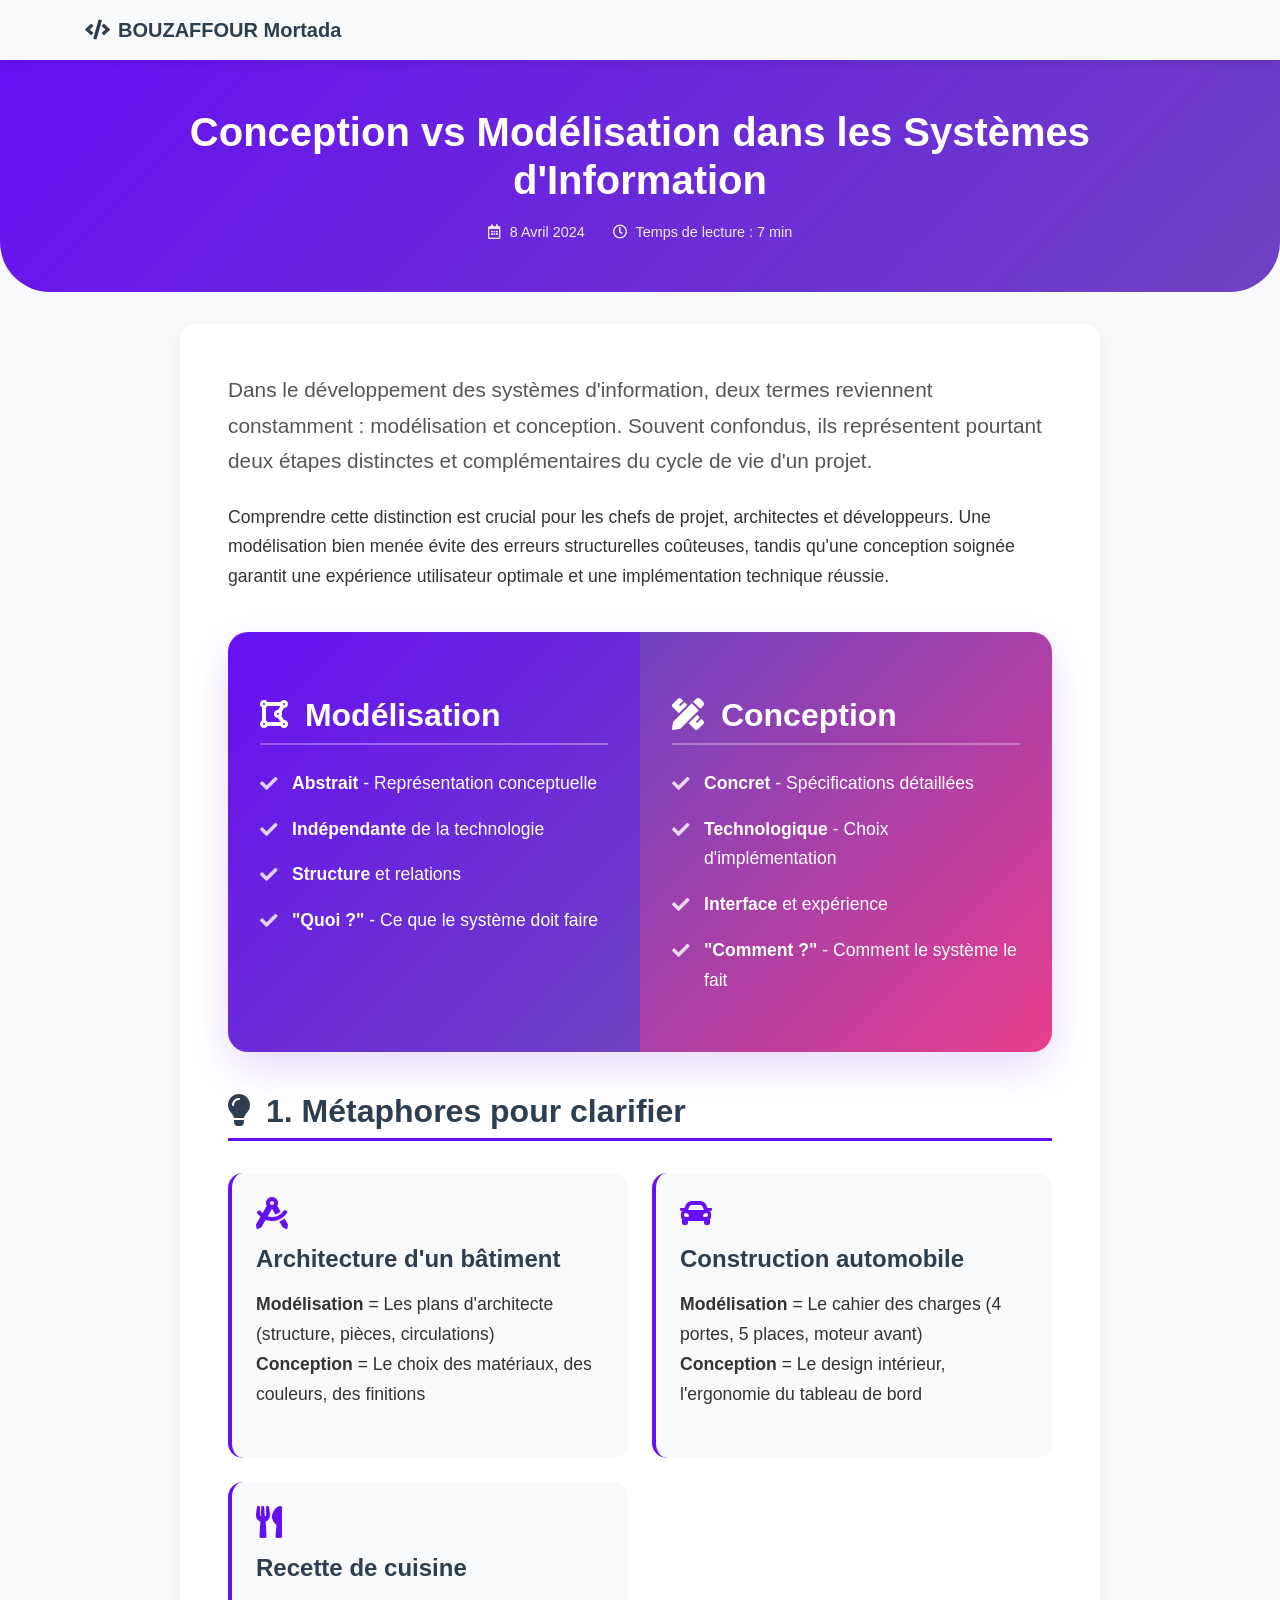
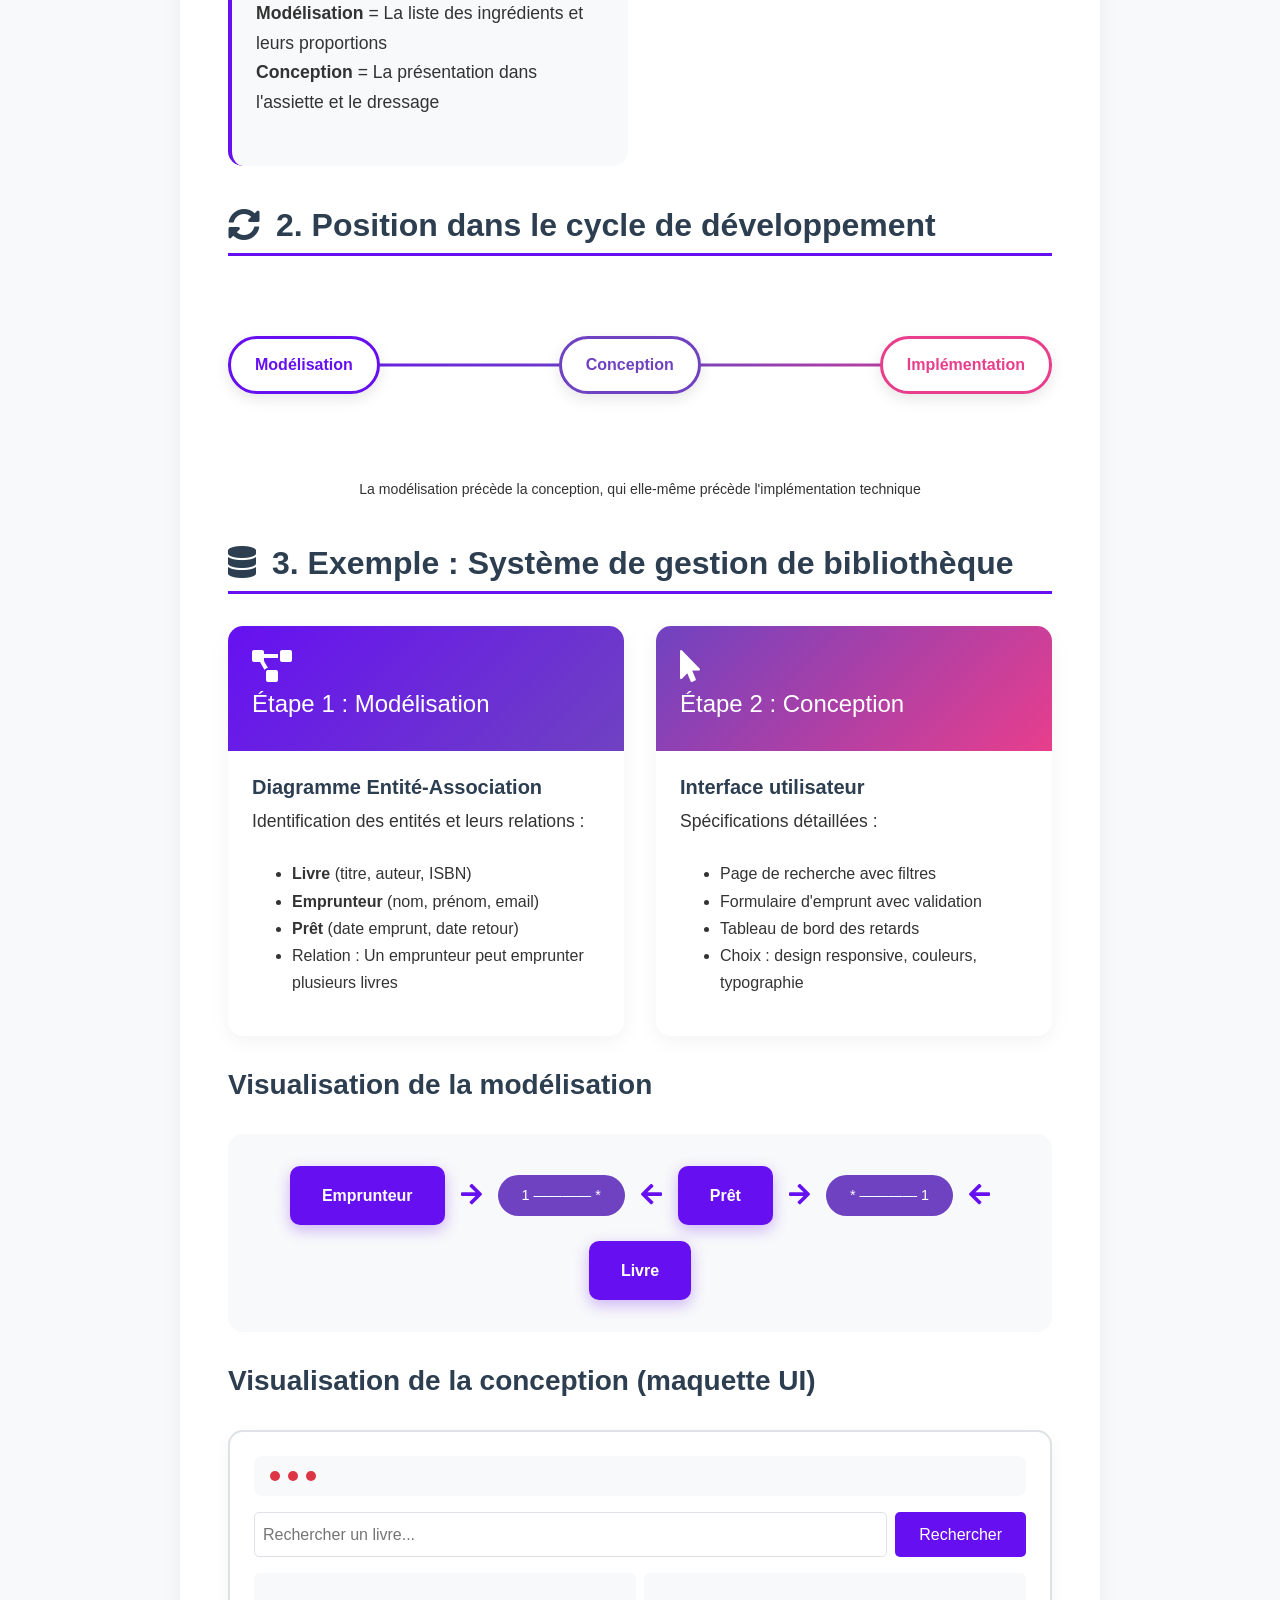
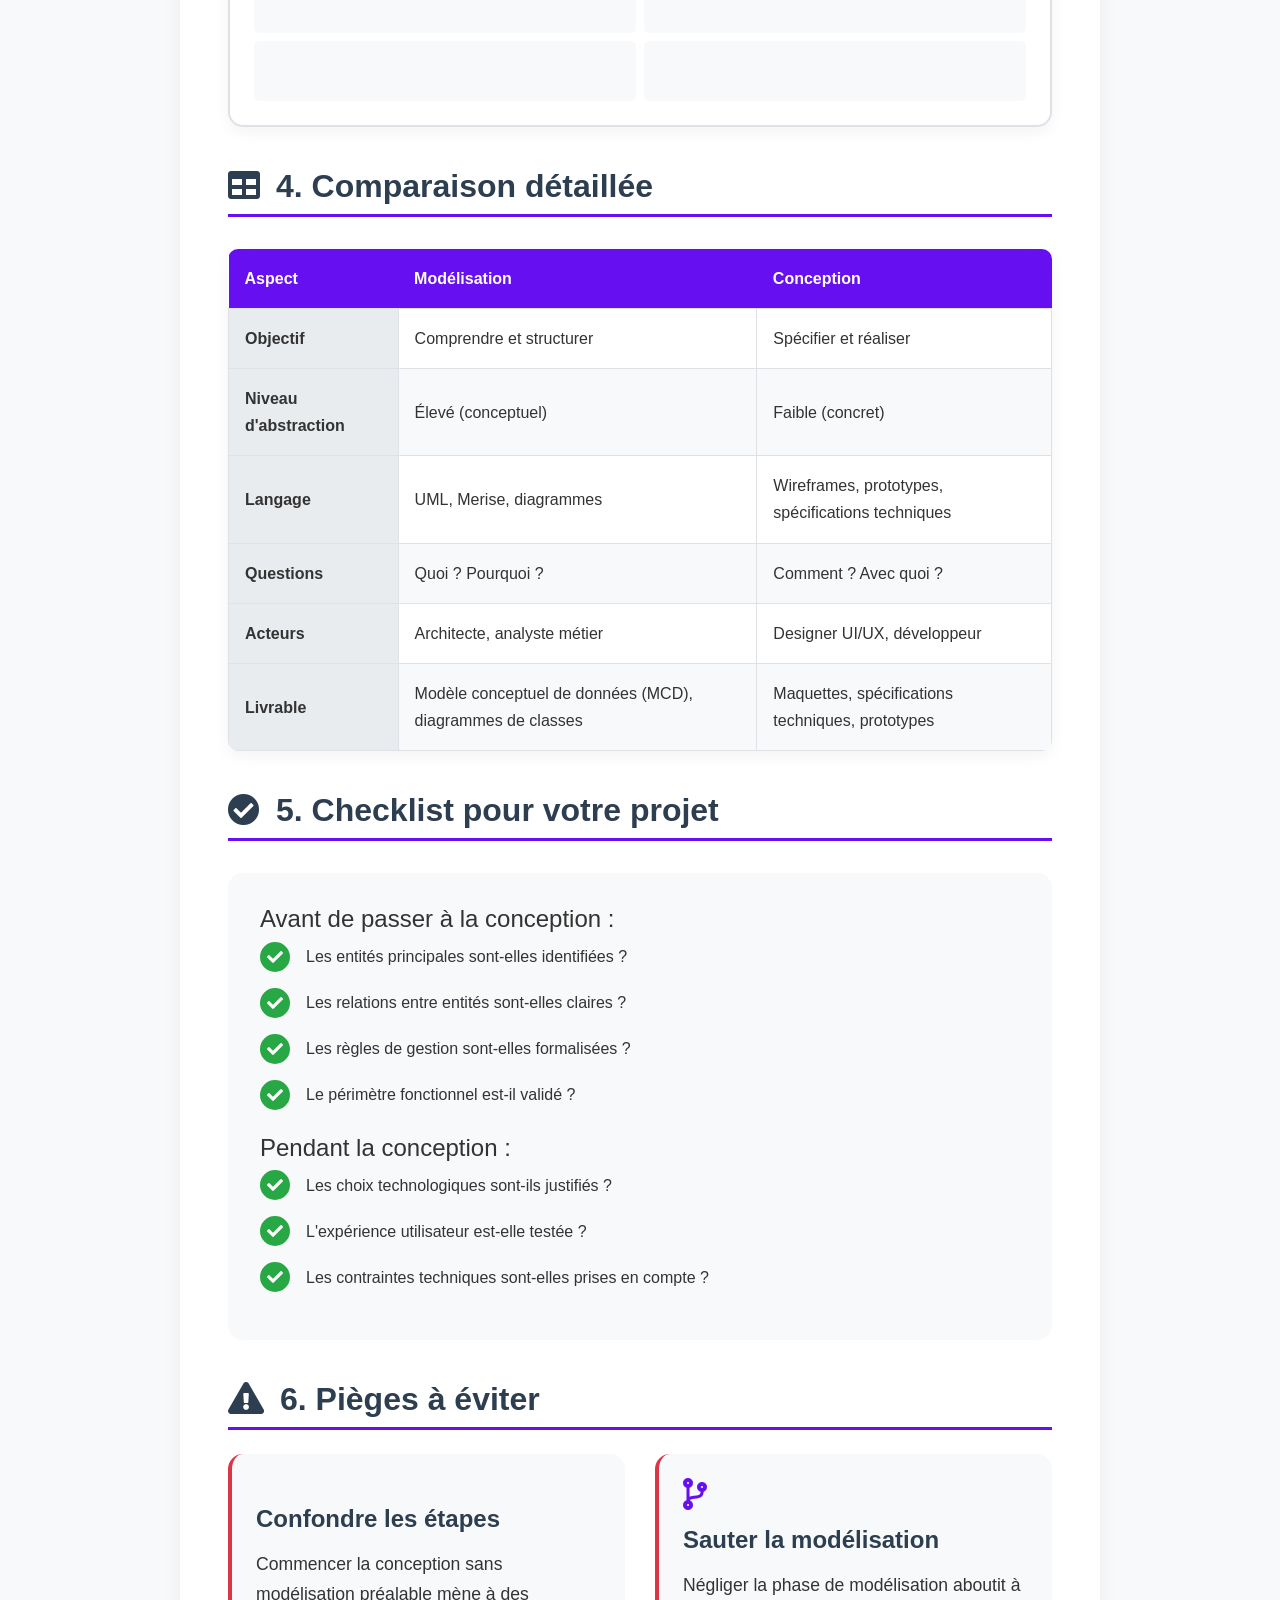
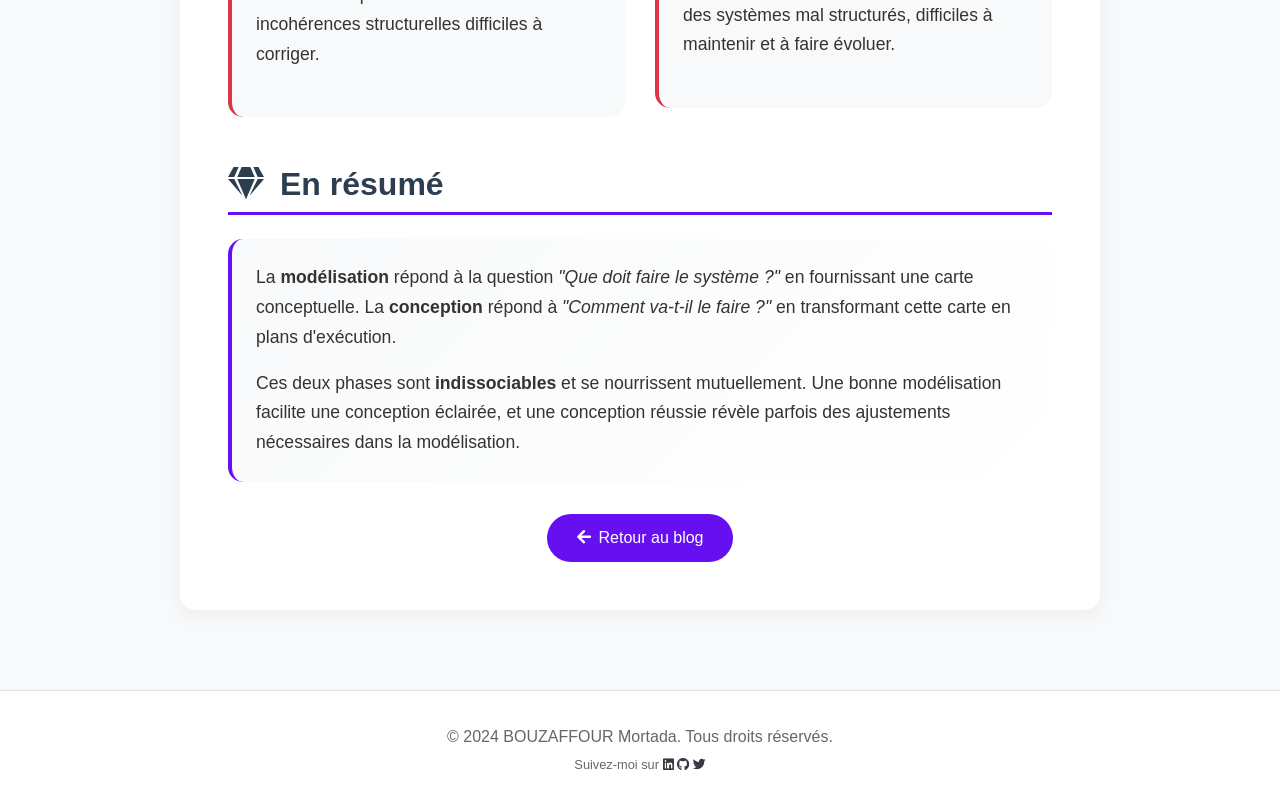
<file: blog_conception.html>
<!DOCTYPE html>
<html lang="fr">
<head>
    <meta charset="UTF-8">
    <meta name="viewport" content="width=device-width, initial-scale=1.0">
    <title>Conception vs Modélisation — Blog</title>
    <!-- Bootstrap CSS -->
    <link href="https://stackpath.bootstrapcdn.com/bootstrap/4.5.2/css/bootstrap.min.css" rel="stylesheet">
    <!-- Font Awesome pour les icônes -->
    <link rel="stylesheet" href="https://cdnjs.cloudflare.com/ajax/libs/font-awesome/5.15.4/css/all.min.css">
    <style>
        body {
            font-family: 'Segoe UI', Tahoma, Geneva, Verdana, sans-serif;
            line-height: 1.7;
            color: #333;
            background-color: #f8f9fa;
        }
        .navbar {
            box-shadow: 0 2px 10px rgba(0,0,0,0.1);
        }
        .navbar-brand {
            font-weight: 700;
            color: #2c3e50 !important;
        }
        .article-header {
            background: linear-gradient(135deg, #6610f2 0%, #6f42c1 100%);
            color: white;
            padding: 3rem 0;
            margin-bottom: 2rem;
            border-radius: 0 0 50px 50px;
        }
        .article-header h1 {
            font-weight: 700;
            font-size: 2.5rem;
            margin-bottom: 1rem;
        }
        .article-meta {
            color: rgba(255,255,255,0.9);
            font-size: 0.9rem;
        }
        .article-meta i {
            margin-right: 5px;
        }
        .main-content {
            background: white;
            border-radius: 15px;
            padding: 3rem;
            box-shadow: 0 5px 20px rgba(0,0,0,0.05);
            margin-bottom: 2rem;
        }
        .main-content h2 {
            color: #2c3e50;
            font-weight: 600;
            margin: 2.5rem 0 1.5rem 0;
            padding-bottom: 0.5rem;
            border-bottom: 3px solid #6610f2;
        }
        .main-content h2:first-of-type {
            margin-top: 0;
        }
        .main-content h3 {
            color: #2c3e50;
            font-weight: 600;
            margin: 1.5rem 0 1rem 0;
        }
        .main-content p {
            font-size: 1.1rem;
            margin-bottom: 1.5rem;
        }
        .main-content p.lead {
            font-size: 1.3rem;
            font-weight: 300;
            color: #555;
        }
        
        /* Bannière de comparaison */
        .comparison-hero {
            display: flex;
            margin: 2.5rem 0;
            border-radius: 20px;
            overflow: hidden;
            box-shadow: 0 15px 40px rgba(102,16,242,0.15);
        }
        .comp-side {
            flex: 1;
            padding: 2.5rem 2rem;
            color: white;
            position: relative;
        }
        .comp-side.modelisation {
            background: linear-gradient(135deg, #6610f2, #6f42c1);
        }
        .comp-side.conception {
            background: linear-gradient(135deg, #6f42c1, #e83e8c);
        }
        .comp-side h3 {
            color: white;
            font-size: 2rem;
            font-weight: 700;
            margin-bottom: 1.5rem;
            border-bottom: 2px solid rgba(255,255,255,0.3);
            padding-bottom: 0.5rem;
        }
        .comp-side ul {
            list-style: none;
            padding: 0;
        }
        .comp-side li {
            margin-bottom: 1rem;
            padding-left: 2rem;
            position: relative;
            font-size: 1.1rem;
        }
        .comp-side li::before {
            content: '\f00c';
            font-family: 'Font Awesome 5 Free';
            font-weight: 900;
            position: absolute;
            left: 0;
            color: rgba(255,255,255,0.8);
        }
        
        @media (max-width: 768px) {
            .comparison-hero {
                flex-direction: column;
            }
        }
        
        /* Cartes de métaphores */
        .metaphor-grid {
            display: grid;
            grid-template-columns: repeat(auto-fit, minmax(280px, 1fr));
            gap: 1.5rem;
            margin: 2rem 0;
        }
        .metaphor-card {
            background: #f8f9fa;
            border-radius: 15px;
            padding: 1.5rem;
            transition: all 0.3s;
            border-left: 4px solid #6610f2;
        }
        .metaphor-card:hover {
            transform: translateY(-5px);
            box-shadow: 0 10px 30px rgba(102,16,242,0.1);
        }
        .metaphor-card i {
            font-size: 2rem;
            color: #6610f2;
            margin-bottom: 1rem;
        }
        .metaphor-card h4 {
            color: #2c3e50;
            font-weight: 600;
            margin-bottom: 1rem;
        }
        
        /* Timeline du cycle de vie */
        .lifecycle-timeline {
            display: flex;
            justify-content: space-between;
            margin: 3rem 0;
            position: relative;
            padding: 2rem 0;
        }
        .lifecycle-timeline::before {
            content: '';
            position: absolute;
            top: 50%;
            left: 0;
            right: 0;
            height: 3px;
            background: linear-gradient(90deg, #6610f2, #6f42c1, #e83e8c);
            transform: translateY(-50%);
            z-index: 1;
        }
        .lifecycle-step {
            background: white;
            border: 3px solid #6610f2;
            border-radius: 50px;
            padding: 0.8rem 1.5rem;
            font-weight: 600;
            position: relative;
            z-index: 2;
            box-shadow: 0 5px 15px rgba(0,0,0,0.1);
        }
        .lifecycle-step.modelling {
            border-color: #6610f2;
            color: #6610f2;
        }
        .lifecycle-step.design {
            border-color: #6f42c1;
            color: #6f42c1;
        }
        .lifecycle-step.implementation {
            border-color: #e83e8c;
            color: #e83e8c;
        }
        
        @media (max-width: 768px) {
            .lifecycle-timeline {
                flex-direction: column;
                gap: 1rem;
            }
            .lifecycle-timeline::before {
                display: none;
            }
        }
        
        /* Exemples concrets */
        .example-grid {
            display: grid;
            grid-template-columns: repeat(auto-fit, minmax(300px, 1fr));
            gap: 2rem;
            margin: 2rem 0;
        }
        .example-card {
            background: white;
            border-radius: 15px;
            overflow: hidden;
            box-shadow: 0 5px 20px rgba(0,0,0,0.05);
            transition: all 0.3s;
        }
        .example-card:hover {
            transform: translateY(-5px);
            box-shadow: 0 15px 30px rgba(102,16,242,0.15);
        }
        .example-header {
            padding: 1.5rem;
            color: white;
        }
        .example-header.modelisation {
            background: linear-gradient(135deg, #6610f2, #6f42c1);
        }
        .example-header.conception {
            background: linear-gradient(135deg, #6f42c1, #e83e8c);
        }
        .example-header i {
            font-size: 2rem;
            margin-bottom: 0.5rem;
        }
        .example-content {
            padding: 1.5rem;
        }
        .example-content h5 {
            color: #2c3e50;
            font-weight: 600;
        }
        
        /* Diagramme entité-association stylisé */
        .er-diagram {
            background: #f8f9fa;
            border-radius: 15px;
            padding: 2rem;
            margin: 2rem 0;
            display: flex;
            flex-wrap: wrap;
            justify-content: center;
            align-items: center;
            gap: 1rem;
        }
        .er-entity {
            background: #6610f2;
            color: white;
            padding: 1rem 2rem;
            border-radius: 10px;
            font-weight: 600;
            box-shadow: 0 5px 15px rgba(102,16,242,0.3);
        }
        .er-relation {
            background: #6f42c1;
            color: white;
            padding: 0.5rem 1.5rem;
            border-radius: 50px;
            font-size: 0.9rem;
        }
        .er-connector {
            color: #6610f2;
            font-size: 1.5rem;
        }
        
        /* Maquette UI stylisée */
        .ui-mockup {
            background: white;
            border: 2px solid #dee2e6;
            border-radius: 15px;
            padding: 1.5rem;
            margin: 2rem 0;
            box-shadow: 0 5px 15px rgba(0,0,0,0.05);
        }
        .ui-header {
            height: 40px;
            background: #f8f9fa;
            border-radius: 8px;
            margin-bottom: 1rem;
            display: flex;
            align-items: center;
            padding: 0 1rem;
        }
        .ui-header span {
            width: 10px;
            height: 10px;
            border-radius: 50%;
            background: #dc3545;
            margin-right: 0.5rem;
        }
        .ui-search {
            display: flex;
            gap: 0.5rem;
            margin-bottom: 1rem;
        }
        .ui-search input {
            flex: 1;
            padding: 0.5rem;
            border: 1px solid #dee2e6;
            border-radius: 5px;
        }
        .ui-search button {
            background: #6610f2;
            color: white;
            border: none;
            padding: 0.5rem 1.5rem;
            border-radius: 5px;
        }
        .ui-results {
            display: grid;
            grid-template-columns: repeat(2, 1fr);
            gap: 0.5rem;
        }
        .ui-result-item {
            height: 60px;
            background: #f8f9fa;
            border-radius: 5px;
        }
        
        /* Tableau comparatif */
        .comparison-table {
            margin: 2rem 0;
            border-radius: 10px;
            overflow: hidden;
            box-shadow: 0 5px 15px rgba(0,0,0,0.05);
        }
        .comparison-table table {
            width: 100%;
            border-collapse: collapse;
        }
        .comparison-table th {
            background: #6610f2;
            color: white;
            padding: 1rem;
            font-weight: 600;
            text-align: left;
        }
        .comparison-table td {
            padding: 1rem;
            border: 1px solid #dee2e6;
        }
        .comparison-table tr:nth-child(even) {
            background: #f8f9fa;
        }
        .comparison-table td:first-child {
            font-weight: 600;
            background: #e9ecef;
        }
        
        /* Check-list */
        .checklist {
            background: #f8f9fa;
            border-radius: 15px;
            padding: 2rem;
            margin: 2rem 0;
        }
        .checklist-item {
            display: flex;
            align-items: center;
            margin-bottom: 1rem;
        }
        .checklist-check {
            width: 30px;
            height: 30px;
            background: #28a745;
            color: white;
            border-radius: 50%;
            display: flex;
            align-items: center;
            justify-content: center;
            margin-right: 1rem;
        }
        
        .btn-retour {
            background: #6610f2;
            color: white;
            padding: 12px 30px;
            border-radius: 50px;
            font-weight: 500;
            border: none;
            transition: background 0.3s, transform 0.2s;
            margin-top: 2rem;
        }
        .btn-retour:hover {
            background: #520dc2;
            color: white;
            transform: translateY(-2px);
            box-shadow: 0 5px 15px rgba(102,16,242,0.4);
        }
        .btn-retour i {
            margin-right: 8px;
        }
        
        footer {
            background: white;
            padding: 2rem 0;
            margin-top: 3rem;
            text-align: center;
            color: #666;
            border-top: 1px solid #dee2e6;
        }
        
        @media (max-width: 768px) {
            .article-header h1 {
                font-size: 2rem;
            }
            .main-content {
                padding: 1.5rem;
            }
        }
    </style>
</head>
<body>
    <!-- Navigation -->
    <nav class="navbar navbar-expand-lg navbar-light bg-light">
        <div class="container">
            <a class="navbar-brand" href="index.html">
                <i class="fas fa-code mr-2"></i>BOUZAFFOUR Mortada
            </a>
        </div>
    </nav>

    <!-- En-tête de l'article -->
    <header class="article-header">
        <div class="container text-center">
            <h1>Conception vs Modélisation dans les Systèmes d'Information</h1>
            <div class="article-meta">
                <span class="mr-4"><i class="far fa-calendar-alt"></i> 8 Avril 2024</span>
                <span><i class="far fa-clock"></i> Temps de lecture : 7 min</span>
            </div>
        </div>
    </header>

    <!-- Contenu principal -->
    <main class="container">
        <div class="row">
            <div class="col-lg-10 mx-auto">
                <article class="main-content">
                    <!-- Introduction enrichie -->
                    <p class="lead">
                        Dans le développement des systèmes d'information, deux termes reviennent constamment : 
                        <strong>modélisation</strong> et <strong>conception</strong>. Souvent confondus, ils représentent 
                        pourtant deux étapes distinctes et complémentaires du cycle de vie d'un projet.
                    </p>

                    <p>
                        Comprendre cette distinction est crucial pour les chefs de projet, architectes et développeurs. 
                        Une modélisation bien menée évite des erreurs structurelles coûteuses, tandis qu'une conception 
                        soignée garantit une expérience utilisateur optimale et une implémentation technique réussie.
                    </p>

                    <!-- Bannière de comparaison -->
                    <div class="comparison-hero">
                        <div class="comp-side modelisation">
                            <h3><i class="fas fa-draw-polygon mr-2"></i> Modélisation</h3>
                            <ul>
                                <li><strong>Abstrait</strong> - Représentation conceptuelle</li>
                                <li><strong>Indépendante</strong> de la technologie</li>
                                <li><strong>Structure</strong> et relations</li>
                                <li><strong>"Quoi ?"</strong> - Ce que le système doit faire</li>
                            </ul>
                        </div>
                        <div class="comp-side conception">
                            <h3><i class="fas fa-pencil-ruler mr-2"></i> Conception</h3>
                            <ul>
                                <li><strong>Concret</strong> - Spécifications détaillées</li>
                                <li><strong>Technologique</strong> - Choix d'implémentation</li>
                                <li><strong>Interface</strong> et expérience</li>
                                <li><strong>"Comment ?"</strong> - Comment le système le fait</li>
                            </ul>
                        </div>
                    </div>

                    <!-- Section 1 : Métaphores pour comprendre -->
                    <h2><i class="fas fa-lightbulb mr-3"></i>1. Métaphores pour clarifier</h2>
                    
                    <div class="metaphor-grid">
                        <div class="metaphor-card">
                            <i class="fas fa-drafting-compass"></i>
                            <h4>Architecture d'un bâtiment</h4>
                            <p><strong>Modélisation</strong> = Les plans d'architecte (structure, pièces, circulations)<br>
                            <strong>Conception</strong> = Le choix des matériaux, des couleurs, des finitions</p>
                        </div>
                        <div class="metaphor-card">
                            <i class="fas fa-car"></i>
                            <h4>Construction automobile</h4>
                            <p><strong>Modélisation</strong> = Le cahier des charges (4 portes, 5 places, moteur avant)<br>
                            <strong>Conception</strong> = Le design intérieur, l'ergonomie du tableau de bord</p>
                        </div>
                        <div class="metaphor-card">
                            <i class="fas fa-utensils"></i>
                            <h4>Recette de cuisine</h4>
                            <p><strong>Modélisation</strong> = La liste des ingrédients et leurs proportions<br>
                            <strong>Conception</strong> = La présentation dans l'assiette et le dressage</p>
                        </div>
                    </div>

                    <!-- Section 2 : Position dans le cycle de vie -->
                    <h2><i class="fas fa-sync-alt mr-3"></i>2. Position dans le cycle de développement</h2>
                    
                    <div class="lifecycle-timeline">
                        <span class="lifecycle-step modelling">Modélisation</span>
                        <span class="lifecycle-step design">Conception</span>
                        <span class="lifecycle-step implementation">Implémentation</span>
                    </div>
                    
                    <p class="text-center">
                        <small>La modélisation précède la conception, qui elle-même précède l'implémentation technique</small>
                    </p>

                    <!-- Section 3 : Exemple concret - Base de données bibliothèque -->
                    <h2><i class="fas fa-database mr-3"></i>3. Exemple : Système de gestion de bibliothèque</h2>
                    
                    <div class="example-grid">
                        <!-- Modélisation -->
                        <div class="example-card">
                            <div class="example-header modelisation">
                                <i class="fas fa-project-diagram"></i>
                                <h4>Étape 1 : Modélisation</h4>
                            </div>
                            <div class="example-content">
                                <h5>Diagramme Entité-Association</h5>
                                <p>Identification des entités et leurs relations :</p>
                                <ul>
                                    <li><strong>Livre</strong> (titre, auteur, ISBN)</li>
                                    <li><strong>Emprunteur</strong> (nom, prénom, email)</li>
                                    <li><strong>Prêt</strong> (date emprunt, date retour)</li>
                                    <li>Relation : Un emprunteur peut emprunter plusieurs livres</li>
                                </ul>
                            </div>
                        </div>
                        
                        <!-- Conception -->
                        <div class="example-card">
                            <div class="example-header conception">
                                <i class="fas fa-mouse-pointer"></i>
                                <h4>Étape 2 : Conception</h4>
                            </div>
                            <div class="example-content">
                                <h5>Interface utilisateur</h5>
                                <p>Spécifications détaillées :</p>
                                <ul>
                                    <li>Page de recherche avec filtres</li>
                                    <li>Formulaire d'emprunt avec validation</li>
                                    <li>Tableau de bord des retards</li>
                                    <li>Choix : design responsive, couleurs, typographie</li>
                                </ul>
                            </div>
                        </div>
                    </div>

                    <!-- Visualisation du diagramme -->
                    <h3 class="mt-4">Visualisation de la modélisation</h3>
                    <div class="er-diagram">
                        <span class="er-entity">Emprunteur</span>
                        <span class="er-connector"><i class="fas fa-arrow-right"></i></span>
                        <span class="er-relation">1 ―――― *</span>
                        <span class="er-connector"><i class="fas fa-arrow-left"></i></span>
                        <span class="er-entity">Prêt</span>
                        <span class="er-connector"><i class="fas fa-arrow-right"></i></span>
                        <span class="er-relation">* ―――― 1</span>
                        <span class="er-connector"><i class="fas fa-arrow-left"></i></span>
                        <span class="er-entity">Livre</span>
                    </div>

                    <!-- Visualisation de la conception -->
                    <h3 class="mt-4">Visualisation de la conception (maquette UI)</h3>
                    <div class="ui-mockup">
                        <div class="ui-header">
                            <span></span><span></span><span></span>
                        </div>
                        <div class="ui-search">
                            <input type="text" placeholder="Rechercher un livre...">
                            <button>Rechercher</button>
                        </div>
                        <div class="ui-results">
                            <div class="ui-result-item"></div>
                            <div class="ui-result-item"></div>
                            <div class="ui-result-item"></div>
                            <div class="ui-result-item"></div>
                        </div>
                    </div>

                    <!-- Section 4 : Tableau comparatif détaillé -->
                    <h2><i class="fas fa-table mr-3"></i>4. Comparaison détaillée</h2>
                    
                    <div class="comparison-table">
                        <table>
                            <thead>
                                <tr>
                                    <th>Aspect</th>
                                    <th>Modélisation</th>
                                    <th>Conception</th>
                                </tr>
                            </thead>
                            <tbody>
                                <tr>
                                    <td>Objectif</td>
                                    <td>Comprendre et structurer</td>
                                    <td>Spécifier et réaliser</td>
                                </tr>
                                <tr>
                                    <td>Niveau d'abstraction</td>
                                    <td>Élevé (conceptuel)</td>
                                    <td>Faible (concret)</td>
                                </tr>
                                <tr>
                                    <td>Langage</td>
                                    <td>UML, Merise, diagrammes</td>
                                    <td>Wireframes, prototypes, spécifications techniques</td>
                                </tr>
                                <tr>
                                    <td>Questions</td>
                                    <td>Quoi ? Pourquoi ?</td>
                                    <td>Comment ? Avec quoi ?</td>
                                </tr>
                                <tr>
                                    <td>Acteurs</td>
                                    <td>Architecte, analyste métier</td>
                                    <td>Designer UI/UX, développeur</td>
                                </tr>
                                <tr>
                                    <td>Livrable</td>
                                    <td>Modèle conceptuel de données (MCD), diagrammes de classes</td>
                                    <td>Maquettes, spécifications techniques, prototypes</td>
                                </tr>
                            </tbody>
                        </table>
                    </div>

                    <!-- Section 5 : Checklist pratique -->
                    <h2><i class="fas fa-check-circle mr-3"></i>5. Checklist pour votre projet</h2>
                    
                    <div class="checklist">
                        <h4>Avant de passer à la conception :</h4>
                        <div class="checklist-item">
                            <div class="checklist-check"><i class="fas fa-check"></i></div>
                            <span>Les entités principales sont-elles identifiées ?</span>
                        </div>
                        <div class="checklist-item">
                            <div class="checklist-check"><i class="fas fa-check"></i></div>
                            <span>Les relations entre entités sont-elles claires ?</span>
                        </div>
                        <div class="checklist-item">
                            <div class="checklist-check"><i class="fas fa-check"></i></div>
                            <span>Les règles de gestion sont-elles formalisées ?</span>
                        </div>
                        <div class="checklist-item">
                            <div class="checklist-check"><i class="fas fa-check"></i></div>
                            <span>Le périmètre fonctionnel est-il validé ?</span>
                        </div>
                        
                        <h4 class="mt-4">Pendant la conception :</h4>
                        <div class="checklist-item">
                            <div class="checklist-check"><i class="fas fa-check"></i></div>
                            <span>Les choix technologiques sont-ils justifiés ?</span>
                        </div>
                        <div class="checklist-item">
                            <div class="checklist-check"><i class="fas fa-check"></i></div>
                            <span>L'expérience utilisateur est-elle testée ?</span>
                        </div>
                        <div class="checklist-item">
                            <div class="checklist-check"><i class="fas fa-check"></i></div>
                            <span>Les contraintes techniques sont-elles prises en compte ?</span>
                        </div>
                    </div>

                    <!-- Section 6 : Erreurs fréquentes -->
                    <h2><i class="fas fa-exclamation-triangle mr-3"></i>6. Pièges à éviter</h2>
                    
                    <div class="row">
                        <div class="col-md-6">
                            <div class="metaphor-card" style="border-left-color: #dc3545;">
                                <i class="fas fa-skull-crosswalk"></i>
                                <h4>Confondre les étapes</h4>
                                <p>Commencer la conception sans modélisation préalable mène à des incohérences structurelles difficiles à corriger.</p>
                            </div>
                        </div>
                        <div class="col-md-6">
                            <div class="metaphor-card" style="border-left-color: #dc3545;">
                                <i class="fas fa-code-branch"></i>
                                <h4>Sauter la modélisation</h4>
                                <p>Négliger la phase de modélisation aboutit à des systèmes mal structurés, difficiles à maintenir et à faire évoluer.</p>
                            </div>
                        </div>
                    </div>

                    <!-- Conclusion -->
                    <h2 class="mt-5"><i class="fas fa-gem mr-3"></i>En résumé</h2>
                    
                    <div class="metaphor-card" style="background: linear-gradient(135deg, #f8f9fa 0%, white 100%);">
                        <p class="mb-0">
                            La <strong>modélisation</strong> répond à la question <em>"Que doit faire le système ?"</em> 
                            en fournissant une carte conceptuelle. La <strong>conception</strong> répond à 
                            <em>"Comment va-t-il le faire ?"</em> en transformant cette carte en plans d'exécution.
                        </p>
                        <p class="mb-0 mt-3">
                            Ces deux phases sont <strong>indissociables</strong> et se nourrissent mutuellement. 
                            Une bonne modélisation facilite une conception éclairée, et une conception réussie 
                            révèle parfois des ajustements nécessaires dans la modélisation.
                        </p>
                    </div>

                    <!-- Lien de retour -->
                    <div class="text-center">
                        <a href="blog.html" class="btn btn-retour">
                            <i class="fas fa-arrow-left"></i>Retour au blog
                        </a>
                    </div>
                </article>
            </div>
        </div>
    </main>

    <!-- Footer -->
    <footer>
        <div class="container">
            <p class="mb-0">&copy; 2024 BOUZAFFOUR Mortada. Tous droits réservés.</p>
            <p class="mb-0">
                <small>Suivez-moi sur 
                    <a href="#" class="text-dark"><i class="fab fa-linkedin"></i></a> 
                    <a href="#" class="text-dark"><i class="fab fa-github"></i></a>
                    <a href="#" class="text-dark"><i class="fab fa-twitter"></i></a>
                </small>
            </p>
        </div>
    </footer>
</body>
</html>
</file>
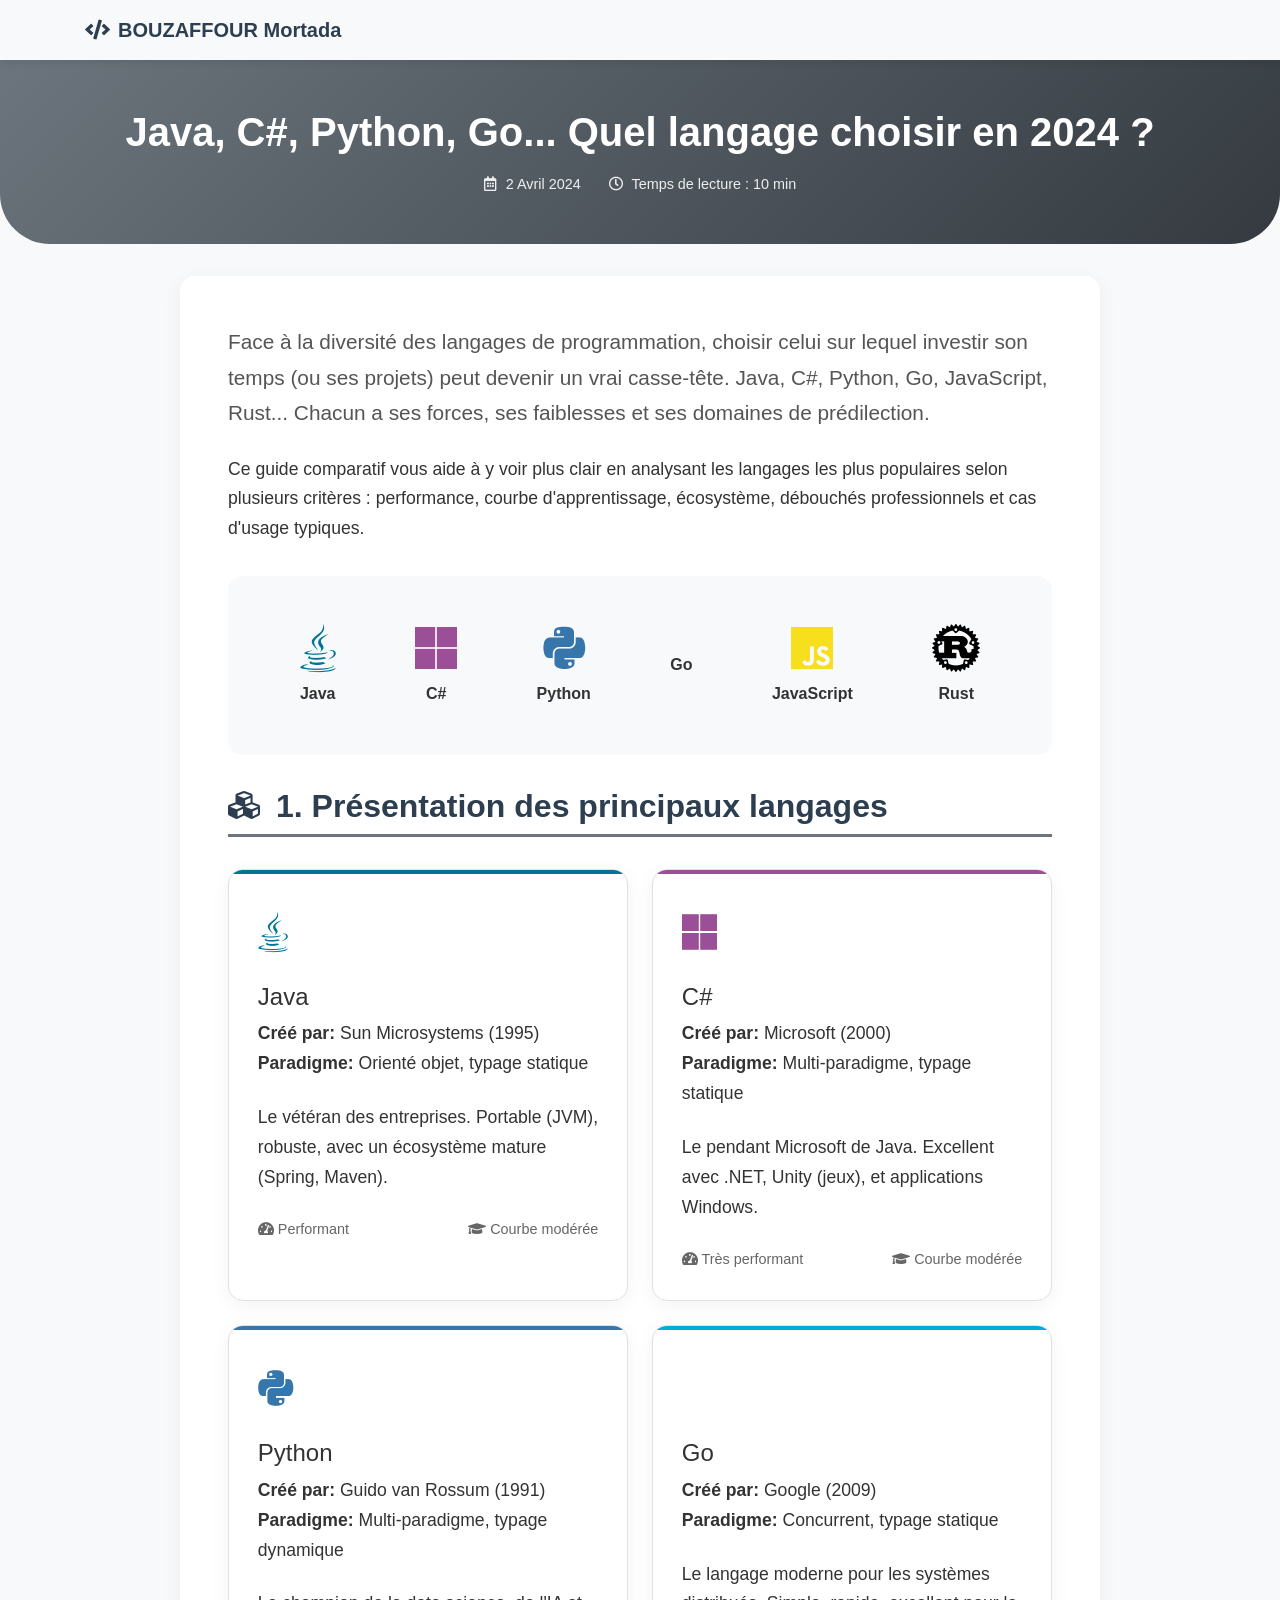
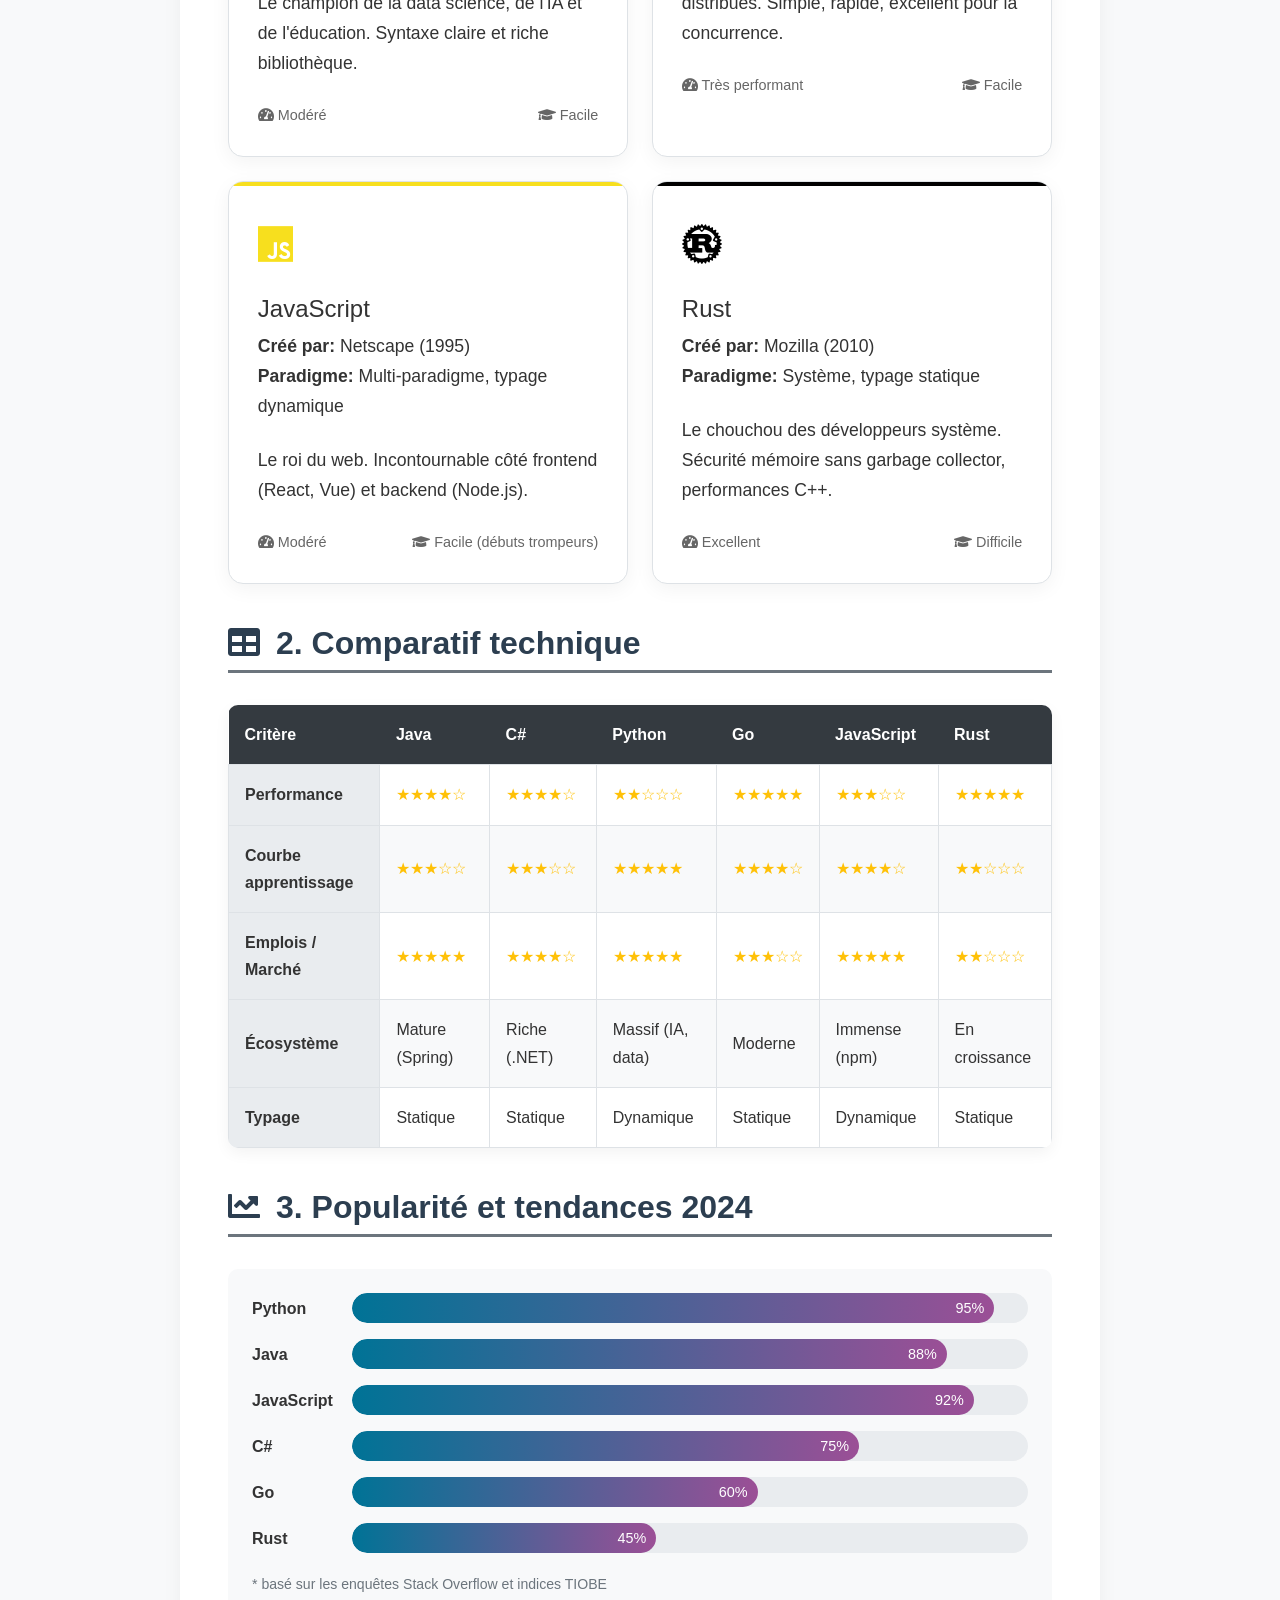
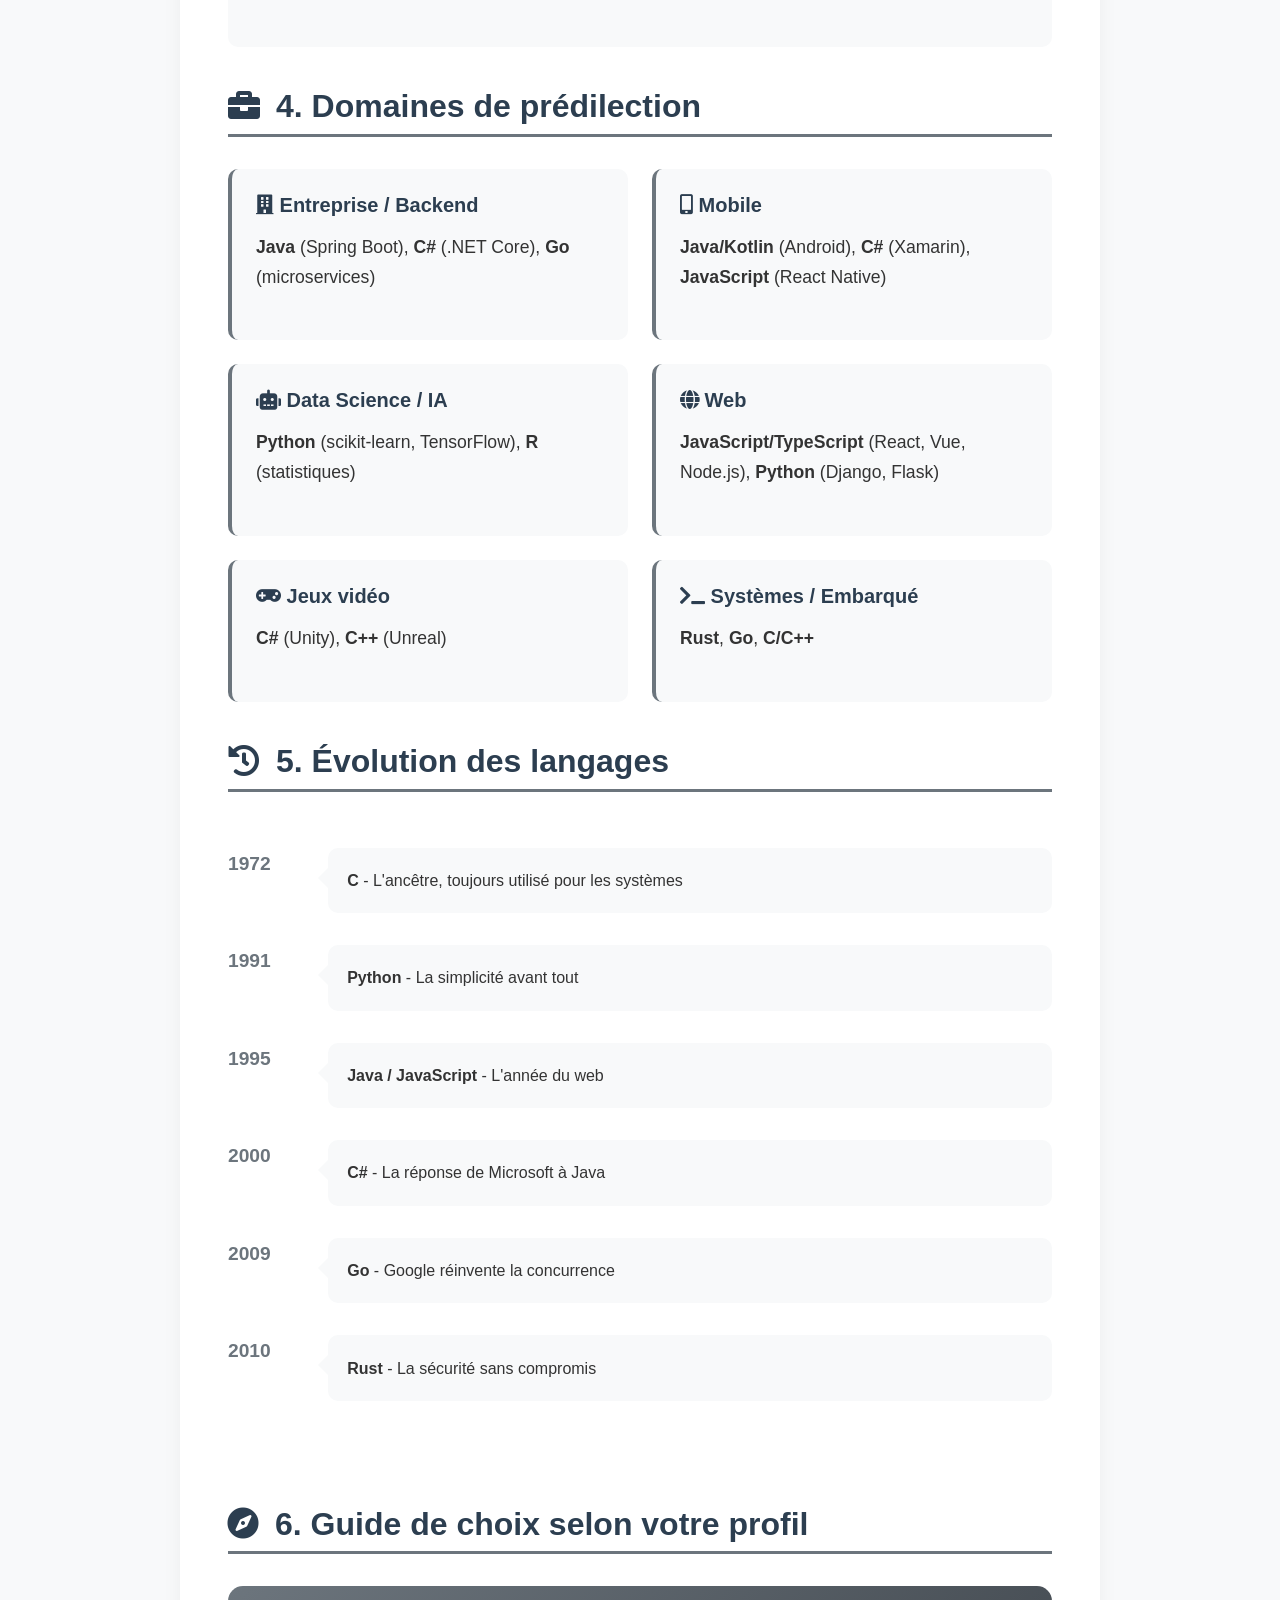
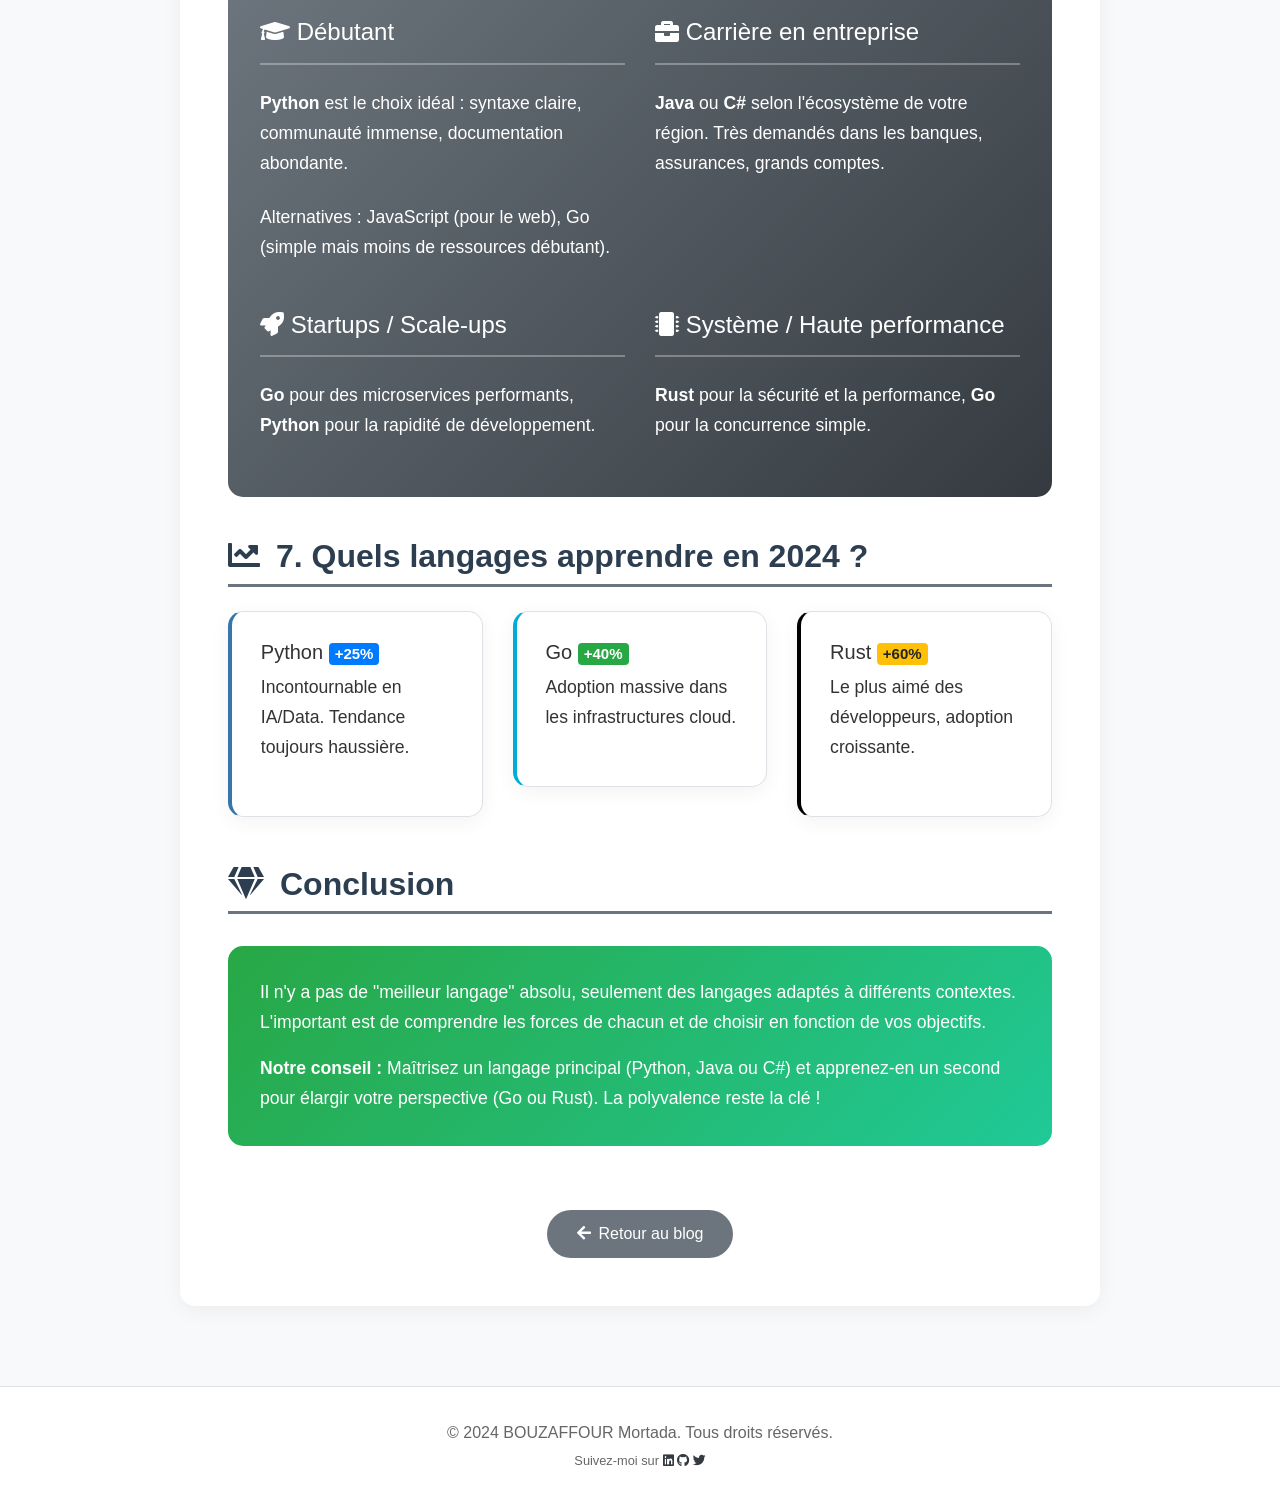
<file: blog_csharp.html>
<!DOCTYPE html>
<html lang="fr">
<head>
    <meta charset="UTF-8">
    <meta name="viewport" content="width=device-width, initial-scale=1.0">
    <title>Comparaison des langages de programmation — Blog</title>
    <!-- Bootstrap CSS -->
    <link href="https://stackpath.bootstrapcdn.com/bootstrap/4.5.2/css/bootstrap.min.css" rel="stylesheet">
    <!-- Font Awesome pour les icônes -->
    <link rel="stylesheet" href="https://cdnjs.cloudflare.com/ajax/libs/font-awesome/5.15.4/css/all.min.css">
    <style>
        body {
            font-family: 'Segoe UI', Tahoma, Geneva, Verdana, sans-serif;
            line-height: 1.7;
            color: #333;
            background-color: #f8f9fa;
        }
        .navbar {
            box-shadow: 0 2px 10px rgba(0,0,0,0.1);
        }
        .navbar-brand {
            font-weight: 700;
            color: #2c3e50 !important;
        }
        .article-header {
            background: linear-gradient(135deg, #6c757d 0%, #343a40 100%);
            color: white;
            padding: 3rem 0;
            margin-bottom: 2rem;
            border-radius: 0 0 50px 50px;
        }
        .article-header h1 {
            font-weight: 700;
            font-size: 2.5rem;
            margin-bottom: 1rem;
        }
        .article-meta {
            color: rgba(255,255,255,0.9);
            font-size: 0.9rem;
        }
        .article-meta i {
            margin-right: 5px;
        }
        .main-content {
            background: white;
            border-radius: 15px;
            padding: 3rem;
            box-shadow: 0 5px 20px rgba(0,0,0,0.05);
            margin-bottom: 2rem;
        }
        .main-content h2 {
            color: #2c3e50;
            font-weight: 600;
            margin: 2.5rem 0 1.5rem 0;
            padding-bottom: 0.5rem;
            border-bottom: 3px solid #6c757d;
        }
        .main-content h2:first-of-type {
            margin-top: 0;
        }
        .main-content h3 {
            color: #2c3e50;
            font-weight: 600;
            margin: 1.5rem 0 1rem 0;
        }
        .main-content p {
            font-size: 1.1rem;
            margin-bottom: 1.5rem;
        }
        .main-content p.lead {
            font-size: 1.3rem;
            font-weight: 300;
            color: #555;
        }
        
        /* Introduction avec icônes */
        .intro-icons {
            display: flex;
            justify-content: space-around;
            flex-wrap: wrap;
            margin: 2rem 0;
            padding: 2rem;
            background: #f8f9fa;
            border-radius: 15px;
        }
        .intro-icon-item {
            text-align: center;
            padding: 1rem;
        }
        .intro-icon-item i {
            font-size: 3rem;
            margin-bottom: 0.5rem;
        }
        .intro-icon-item span {
            display: block;
            font-weight: 600;
        }
        
        /* Cartes de langages */
        .language-grid {
            display: grid;
            grid-template-columns: repeat(auto-fit, minmax(280px, 1fr));
            gap: 1.5rem;
            margin: 2rem 0;
        }
        .language-card {
            background: white;
            border-radius: 15px;
            padding: 1.8rem;
            box-shadow: 0 5px 20px rgba(0,0,0,0.05);
            transition: all 0.3s;
            border: 1px solid #dee2e6;
            position: relative;
            overflow: hidden;
        }
        .language-card:hover {
            transform: translateY(-5px);
            box-shadow: 0 15px 30px rgba(0,0,0,0.1);
        }
        .language-card::before {
            content: '';
            position: absolute;
            top: 0;
            left: 0;
            right: 0;
            height: 4px;
        }
        .language-card.java::before { background: #007396; }
        .language-card.csharp::before { background: #9b4f96; }
        .language-card.python::before { background: #3776ab; }
        .language-card.go::before { background: #00add8; }
        .language-card.javascript::before { background: #f7df1e; }
        .language-card.rust::before { background: #000000; }
        
        .language-icon {
            font-size: 2.5rem;
            margin-bottom: 1rem;
        }
        .language-card.java .language-icon { color: #007396; }
        .language-card.csharp .language-icon { color: #9b4f96; }
        .language-card.python .language-icon { color: #3776ab; }
        .language-card.go .language-icon { color: #00add8; }
        .language-card.javascript .language-icon { color: #f7df1e; }
        .language-card.rust .language-icon { color: #000000; }
        
        .language-stats {
            display: flex;
            justify-content: space-between;
            margin-top: 1rem;
            font-size: 0.9rem;
            color: #666;
        }
        
        /* Tableau comparatif */
        .comparison-table-wrapper {
            overflow-x: auto;
            margin: 2rem 0;
            border-radius: 10px;
            box-shadow: 0 5px 15px rgba(0,0,0,0.05);
        }
        .comparison-table {
            width: 100%;
            border-collapse: collapse;
            background: white;
        }
        .comparison-table th {
            background: #343a40;
            color: white;
            padding: 1rem;
            font-weight: 600;
            text-align: left;
        }
        .comparison-table td {
            padding: 1rem;
            border: 1px solid #dee2e6;
        }
        .comparison-table tr:nth-child(even) {
            background: #f8f9fa;
        }
        .comparison-table td:first-child {
            font-weight: 600;
            background: #e9ecef;
        }
        .rating {
            color: #ffc107;
        }
        
        /* Graphique de popularité */
        .popularity-chart {
            margin: 2rem 0;
            padding: 1.5rem;
            background: #f8f9fa;
            border-radius: 10px;
        }
        .popularity-bar {
            display: flex;
            align-items: center;
            margin-bottom: 1rem;
        }
        .popularity-label {
            width: 100px;
            font-weight: 600;
        }
        .bar-container {
            flex: 1;
            height: 30px;
            background: #e9ecef;
            border-radius: 15px;
            overflow: hidden;
        }
        .bar {
            height: 100%;
            background: linear-gradient(90deg, #007396, #9b4f96);
            border-radius: 15px;
            display: flex;
            align-items: center;
            justify-content: flex-end;
            padding-right: 10px;
            color: white;
            font-size: 0.9rem;
        }
        
        /* Cartes cas d'usage */
        .usecase-grid {
            display: grid;
            grid-template-columns: repeat(auto-fit, minmax(300px, 1fr));
            gap: 1.5rem;
            margin: 2rem 0;
        }
        .usecase-item {
            background: #f8f9fa;
            border-radius: 10px;
            padding: 1.5rem;
            border-left: 4px solid #6c757d;
        }
        .usecase-item h5 {
            color: #2c3e50;
            font-weight: 600;
            margin-bottom: 1rem;
        }
        
        /* Timeline évolution */
        .evolution-timeline {
            position: relative;
            padding: 2rem 0;
        }
        .timeline-item {
            display: flex;
            margin-bottom: 2rem;
            position: relative;
        }
        .timeline-year {
            min-width: 100px;
            font-weight: 700;
            color: #6c757d;
            font-size: 1.2rem;
        }
        .timeline-content {
            flex: 1;
            background: #f8f9fa;
            padding: 1.2rem;
            border-radius: 10px;
            position: relative;
        }
        .timeline-content::before {
            content: '';
            position: absolute;
            left: -10px;
            top: 20px;
            width: 0;
            height: 0;
            border-top: 10px solid transparent;
            border-bottom: 10px solid transparent;
            border-right: 10px solid #f8f9fa;
        }
        
        /* Boîte choix */
        .choice-box {
            background: linear-gradient(135deg, #6c757d 0%, #343a40 100%);
            color: white;
            border-radius: 15px;
            padding: 2rem;
            margin: 2rem 0;
        }
        .choice-box h4 {
            color: white;
            border-bottom: 2px solid rgba(255,255,255,0.3);
            padding-bottom: 1rem;
            margin-bottom: 1.5rem;
        }
        
        .btn-retour {
            background: #6c757d;
            color: white;
            padding: 12px 30px;
            border-radius: 50px;
            font-weight: 500;
            border: none;
            transition: background 0.3s, transform 0.2s;
            margin-top: 2rem;
        }
        .btn-retour:hover {
            background: #5a6268;
            color: white;
            transform: translateY(-2px);
            box-shadow: 0 5px 15px rgba(108,117,125,0.4);
        }
        .btn-retour i {
            margin-right: 8px;
        }
        
        footer {
            background: white;
            padding: 2rem 0;
            margin-top: 3rem;
            text-align: center;
            color: #666;
            border-top: 1px solid #dee2e6;
        }
        
        @media (max-width: 768px) {
            .article-header h1 {
                font-size: 2rem;
            }
            .main-content {
                padding: 1.5rem;
            }
        }
    </style>
</head>
<body>
    <!-- Navigation -->
    <nav class="navbar navbar-expand-lg navbar-light bg-light">
        <div class="container">
            <a class="navbar-brand" href="index.html">
                <i class="fas fa-code mr-2"></i>BOUZAFFOUR Mortada
            </a>
        </div>
    </nav>

    <!-- En-tête de l'article -->
    <header class="article-header">
        <div class="container text-center">
            <h1>Java, C#, Python, Go... Quel langage choisir en 2024 ?</h1>
            <div class="article-meta">
                <span class="mr-4"><i class="far fa-calendar-alt"></i> 2 Avril 2024</span>
                <span><i class="far fa-clock"></i> Temps de lecture : 10 min</span>
            </div>
        </div>
    </header>

    <!-- Contenu principal -->
    <main class="container">
        <div class="row">
            <div class="col-lg-10 mx-auto">
                <article class="main-content">
                    <!-- Introduction enrichie -->
                    <p class="lead">
                        Face à la diversité des langages de programmation, choisir celui sur lequel investir son temps 
                        (ou ses projets) peut devenir un vrai casse-tête. Java, C#, Python, Go, JavaScript, Rust... 
                        Chacun a ses forces, ses faiblesses et ses domaines de prédilection.
                    </p>

                    <p>
                        Ce guide comparatif vous aide à y voir plus clair en analysant les langages les plus populaires 
                        selon plusieurs critères : performance, courbe d'apprentissage, écosystème, débouchés professionnels 
                        et cas d'usage typiques.
                    </p>

                    <!-- Icônes des langages -->
                    <div class="intro-icons">
                        <div class="intro-icon-item">
                            <i class="fab fa-java" style="color: #007396;"></i>
                            <span>Java</span>
                        </div>
                        <div class="intro-icon-item">
                            <i class="fab fa-microsoft" style="color: #9b4f96;"></i>
                            <span>C#</span>
                        </div>
                        <div class="intro-icon-item">
                            <i class="fab fa-python" style="color: #3776ab;"></i>
                            <span>Python</span>
                        </div>
                        <div class="intro-icon-item">
                            <i class="fab fa-golang" style="color: #00add8;"></i>
                            <span>Go</span>
                        </div>
                        <div class="intro-icon-item">
                            <i class="fab fa-js" style="color: #f7df1e;"></i>
                            <span>JavaScript</span>
                        </div>
                        <div class="intro-icon-item">
                            <i class="fab fa-rust" style="color: #000000;"></i>
                            <span>Rust</span>
                        </div>
                    </div>

                    <!-- Section 1 : Les langages en détail -->
                    <h2><i class="fas fa-cubes mr-3"></i>1. Présentation des principaux langages</h2>
                    
                    <div class="language-grid">
                        <!-- Java -->
                        <div class="language-card java">
                            <div class="language-icon"><i class="fab fa-java"></i></div>
                            <h4>Java</h4>
                            <p><strong>Créé par:</strong> Sun Microsystems (1995)<br>
                            <strong>Paradigme:</strong> Orienté objet, typage statique</p>
                            <p>Le vétéran des entreprises. Portable (JVM), robuste, avec un écosystème mature (Spring, Maven).</p>
                            <div class="language-stats">
                                <span><i class="fas fa-tachometer-alt"></i> Performant</span>
                                <span><i class="fas fa-graduation-cap"></i> Courbe modérée</span>
                            </div>
                        </div>

                        <!-- C# -->
                        <div class="language-card csharp">
                            <div class="language-icon"><i class="fab fa-microsoft"></i></div>
                            <h4>C#</h4>
                            <p><strong>Créé par:</strong> Microsoft (2000)<br>
                            <strong>Paradigme:</strong> Multi-paradigme, typage statique</p>
                            <p>Le pendant Microsoft de Java. Excellent avec .NET, Unity (jeux), et applications Windows.</p>
                            <div class="language-stats">
                                <span><i class="fas fa-tachometer-alt"></i> Très performant</span>
                                <span><i class="fas fa-graduation-cap"></i> Courbe modérée</span>
                            </div>
                        </div>

                        <!-- Python -->
                        <div class="language-card python">
                            <div class="language-icon"><i class="fab fa-python"></i></div>
                            <h4>Python</h4>
                            <p><strong>Créé par:</strong> Guido van Rossum (1991)<br>
                            <strong>Paradigme:</strong> Multi-paradigme, typage dynamique</p>
                            <p>Le champion de la data science, de l'IA et de l'éducation. Syntaxe claire et riche bibliothèque.</p>
                            <div class="language-stats">
                                <span><i class="fas fa-tachometer-alt"></i> Modéré</span>
                                <span><i class="fas fa-graduation-cap"></i> Facile</span>
                            </div>
                        </div>

                        <!-- Go -->
                        <div class="language-card go">
                            <div class="language-icon"><i class="fab fa-golang"></i></div>
                            <h4>Go</h4>
                            <p><strong>Créé par:</strong> Google (2009)<br>
                            <strong>Paradigme:</strong> Concurrent, typage statique</p>
                            <p>Le langage moderne pour les systèmes distribués. Simple, rapide, excellent pour la concurrence.</p>
                            <div class="language-stats">
                                <span><i class="fas fa-tachometer-alt"></i> Très performant</span>
                                <span><i class="fas fa-graduation-cap"></i> Facile</span>
                            </div>
                        </div>

                        <!-- JavaScript -->
                        <div class="language-card javascript">
                            <div class="language-icon"><i class="fab fa-js"></i></div>
                            <h4>JavaScript</h4>
                            <p><strong>Créé par:</strong> Netscape (1995)<br>
                            <strong>Paradigme:</strong> Multi-paradigme, typage dynamique</p>
                            <p>Le roi du web. Incontournable côté frontend (React, Vue) et backend (Node.js).</p>
                            <div class="language-stats">
                                <span><i class="fas fa-tachometer-alt"></i> Modéré</span>
                                <span><i class="fas fa-graduation-cap"></i> Facile (débuts trompeurs)</span>
                            </div>
                        </div>

                        <!-- Rust -->
                        <div class="language-card rust">
                            <div class="language-icon"><i class="fab fa-rust"></i></div>
                            <h4>Rust</h4>
                            <p><strong>Créé par:</strong> Mozilla (2010)<br>
                            <strong>Paradigme:</strong> Système, typage statique</p>
                            <p>Le chouchou des développeurs système. Sécurité mémoire sans garbage collector, performances C++.</p>
                            <div class="language-stats">
                                <span><i class="fas fa-tachometer-alt"></i> Excellent</span>
                                <span><i class="fas fa-graduation-cap"></i> Difficile</span>
                            </div>
                        </div>
                    </div>

                    <!-- Section 2 : Tableau comparatif détaillé -->
                    <h2><i class="fas fa-table mr-3"></i>2. Comparatif technique</h2>
                    
                    <div class="comparison-table-wrapper">
                        <table class="comparison-table">
                            <thead>
                                <tr>
                                    <th>Critère</th>
                                    <th>Java</th>
                                    <th>C#</th>
                                    <th>Python</th>
                                    <th>Go</th>
                                    <th>JavaScript</th>
                                    <th>Rust</th>
                                </tr>
                            </thead>
                            <tbody>
                                <tr>
                                    <td>Performance</td>
                                    <td><span class="rating">★★★★☆</span></td>
                                    <td><span class="rating">★★★★☆</span></td>
                                    <td><span class="rating">★★☆☆☆</span></td>
                                    <td><span class="rating">★★★★★</span></td>
                                    <td><span class="rating">★★★☆☆</span></td>
                                    <td><span class="rating">★★★★★</span></td>
                                </tr>
                                <tr>
                                    <td>Courbe apprentissage</td>
                                    <td><span class="rating">★★★☆☆</span></td>
                                    <td><span class="rating">★★★☆☆</span></td>
                                    <td><span class="rating">★★★★★</span></td>
                                    <td><span class="rating">★★★★☆</span></td>
                                    <td><span class="rating">★★★★☆</span></td>
                                    <td><span class="rating">★★☆☆☆</span></td>
                                </tr>
                                <tr>
                                    <td>Emplois / Marché</td>
                                    <td><span class="rating">★★★★★</span></td>
                                    <td><span class="rating">★★★★☆</span></td>
                                    <td><span class="rating">★★★★★</span></td>
                                    <td><span class="rating">★★★☆☆</span></td>
                                    <td><span class="rating">★★★★★</span></td>
                                    <td><span class="rating">★★☆☆☆</span></td>
                                </tr>
                                <tr>
                                    <td>Écosystème</td>
                                    <td>Mature (Spring)</td>
                                    <td>Riche (.NET)</td>
                                    <td>Massif (IA, data)</td>
                                    <td>Moderne</td>
                                    <td>Immense (npm)</td>
                                    <td>En croissance</td>
                                </tr>
                                <tr>
                                    <td>Typage</td>
                                    <td>Statique</td>
                                    <td>Statique</td>
                                    <td>Dynamique</td>
                                    <td>Statique</td>
                                    <td>Dynamique</td>
                                    <td>Statique</td>
                                </tr>
                            </tbody>
                        </table>
                    </div>

                    <!-- Section 3 : Popularité -->
                    <h2><i class="fas fa-chart-line mr-3"></i>3. Popularité et tendances 2024</h2>
                    
                    <div class="popularity-chart">
                        <div class="popularity-bar">
                            <span class="popularity-label">Python</span>
                            <div class="bar-container">
                                <div class="bar" style="width: 95%;">95%</div>
                            </div>
                        </div>
                        <div class="popularity-bar">
                            <span class="popularity-label">Java</span>
                            <div class="bar-container">
                                <div class="bar" style="width: 88%;">88%</div>
                            </div>
                        </div>
                        <div class="popularity-bar">
                            <span class="popularity-label">JavaScript</span>
                            <div class="bar-container">
                                <div class="bar" style="width: 92%;">92%</div>
                            </div>
                        </div>
                        <div class="popularity-bar">
                            <span class="popularity-label">C#</span>
                            <div class="bar-container">
                                <div class="bar" style="width: 75%;">75%</div>
                            </div>
                        </div>
                        <div class="popularity-bar">
                            <span class="popularity-label">Go</span>
                            <div class="bar-container">
                                <div class="bar" style="width: 60%;">60%</div>
                            </div>
                        </div>
                        <div class="popularity-bar">
                            <span class="popularity-label">Rust</span>
                            <div class="bar-container">
                                <div class="bar" style="width: 45%;">45%</div>
                            </div>
                        </div>
                        <p class="text-muted mt-2"><small>* basé sur les enquêtes Stack Overflow et indices TIOBE</small></p>
                    </div>

                    <!-- Section 4 : Cas d'usage typiques -->
                    <h2><i class="fas fa-briefcase mr-3"></i>4. Domaines de prédilection</h2>
                    
                    <div class="usecase-grid">
                        <div class="usecase-item">
                            <h5><i class="fas fa-building"></i> Entreprise / Backend</h5>
                            <p><strong>Java</strong> (Spring Boot), <strong>C#</strong> (.NET Core), <strong>Go</strong> (microservices)</p>
                        </div>
                        <div class="usecase-item">
                            <h5><i class="fas fa-mobile-alt"></i> Mobile</h5>
                            <p><strong>Java/Kotlin</strong> (Android), <strong>C#</strong> (Xamarin), <strong>JavaScript</strong> (React Native)</p>
                        </div>
                        <div class="usecase-item">
                            <h5><i class="fas fa-robot"></i> Data Science / IA</h5>
                            <p><strong>Python</strong> (scikit-learn, TensorFlow), <strong>R</strong> (statistiques)</p>
                        </div>
                        <div class="usecase-item">
                            <h5><i class="fas fa-globe"></i> Web</h5>
                            <p><strong>JavaScript/TypeScript</strong> (React, Vue, Node.js), <strong>Python</strong> (Django, Flask)</p>
                        </div>
                        <div class="usecase-item">
                            <h5><i class="fas fa-gamepad"></i> Jeux vidéo</h5>
                            <p><strong>C#</strong> (Unity), <strong>C++</strong> (Unreal)</p>
                        </div>
                        <div class="usecase-item">
                            <h5><i class="fas fa-terminal"></i> Systèmes / Embarqué</h5>
                            <p><strong>Rust</strong>, <strong>Go</strong>, <strong>C/C++</strong></p>
                        </div>
                    </div>

                    <!-- Section 5 : Évolution historique -->
                    <h2><i class="fas fa-history mr-3"></i>5. Évolution des langages</h2>
                    
                    <div class="evolution-timeline">
                        <div class="timeline-item">
                            <div class="timeline-year">1972</div>
                            <div class="timeline-content">
                                <strong>C</strong> - L'ancêtre, toujours utilisé pour les systèmes
                            </div>
                        </div>
                        <div class="timeline-item">
                            <div class="timeline-year">1991</div>
                            <div class="timeline-content">
                                <strong>Python</strong> - La simplicité avant tout
                            </div>
                        </div>
                        <div class="timeline-item">
                            <div class="timeline-year">1995</div>
                            <div class="timeline-content">
                                <strong>Java / JavaScript</strong> - L'année du web
                            </div>
                        </div>
                        <div class="timeline-item">
                            <div class="timeline-year">2000</div>
                            <div class="timeline-content">
                                <strong>C#</strong> - La réponse de Microsoft à Java
                            </div>
                        </div>
                        <div class="timeline-item">
                            <div class="timeline-year">2009</div>
                            <div class="timeline-content">
                                <strong>Go</strong> - Google réinvente la concurrence
                            </div>
                        </div>
                        <div class="timeline-item">
                            <div class="timeline-year">2010</div>
                            <div class="timeline-content">
                                <strong>Rust</strong> - La sécurité sans compromis
                            </div>
                        </div>
                    </div>

                    <!-- Section 6 : Comment choisir -->
                    <h2><i class="fas fa-compass mr-3"></i>6. Guide de choix selon votre profil</h2>
                    
                    <div class="choice-box">
                        <div class="row">
                            <div class="col-md-6">
                                <h4><i class="fas fa-graduation-cap"></i> Débutant</h4>
                                <p><strong>Python</strong> est le choix idéal : syntaxe claire, communauté immense, documentation abondante.</p>
                                <p>Alternatives : JavaScript (pour le web), Go (simple mais moins de ressources débutant).</p>
                            </div>
                            <div class="col-md-6">
                                <h4><i class="fas fa-briefcase"></i> Carrière en entreprise</h4>
                                <p><strong>Java</strong> ou <strong>C#</strong> selon l'écosystème de votre région. Très demandés dans les banques, assurances, grands comptes.</p>
                            </div>
                        </div>
                        <div class="row mt-4">
                            <div class="col-md-6">
                                <h4><i class="fas fa-rocket"></i> Startups / Scale-ups</h4>
                                <p><strong>Go</strong> pour des microservices performants, <strong>Python</strong> pour la rapidité de développement.</p>
                            </div>
                            <div class="col-md-6">
                                <h4><i class="fas fa-microchip"></i> Système / Haute performance</h4>
                                <p><strong>Rust</strong> pour la sécurité et la performance, <strong>Go</strong> pour la concurrence simple.</p>
                            </div>
                        </div>
                    </div>

                    <!-- Section 7 : Tendances futures -->
                    <h2><i class="fas fa-chart-line mr-3"></i>7. Quels langages apprendre en 2024 ?</h2>
                    
                    <div class="row">
                        <div class="col-md-4">
                            <div class="language-card" style="border-left: 4px solid #3776ab;">
                                <h5>Python <span class="badge badge-primary">+25%</span></h5>
                                <p>Incontournable en IA/Data. Tendance toujours haussière.</p>
                            </div>
                        </div>
                        <div class="col-md-4">
                            <div class="language-card" style="border-left: 4px solid #00add8;">
                                <h5>Go <span class="badge badge-success">+40%</span></h5>
                                <p>Adoption massive dans les infrastructures cloud.</p>
                            </div>
                        </div>
                        <div class="col-md-4">
                            <div class="language-card" style="border-left: 4px solid #000000;">
                                <h5>Rust <span class="badge badge-warning">+60%</span></h5>
                                <p>Le plus aimé des développeurs, adoption croissante.</p>
                            </div>
                        </div>
                    </div>

                    <!-- Conclusion -->
                    <h2 class="mt-5"><i class="fas fa-gem mr-3"></i>Conclusion</h2>
                    <div class="choice-box" style="background: linear-gradient(135deg, #28a745 0%, #20c997 100%);">
                        <p class="mb-0">
                            Il n'y a pas de "meilleur langage" absolu, seulement des langages adaptés à différents contextes. 
                            L'important est de comprendre les forces de chacun et de choisir en fonction de vos objectifs.
                        </p>
                        <p class="mb-0 mt-3">
                            <strong>Notre conseil :</strong> Maîtrisez un langage principal (Python, Java ou C#) et apprenez-en 
                            un second pour élargir votre perspective (Go ou Rust). La polyvalence reste la clé !
                        </p>
                    </div>

                    <!-- Lien de retour -->
                    <div class="text-center">
                        <a href="blog.html" class="btn btn-retour">
                            <i class="fas fa-arrow-left"></i>Retour au blog
                        </a>
                    </div>
                </article>
            </div>
        </div>
    </main>

    <!-- Footer -->
    <footer>
        <div class="container">
            <p class="mb-0">&copy; 2024 BOUZAFFOUR Mortada. Tous droits réservés.</p>
            <p class="mb-0">
                <small>Suivez-moi sur 
                    <a href="#" class="text-dark"><i class="fab fa-linkedin"></i></a> 
                    <a href="#" class="text-dark"><i class="fab fa-github"></i></a>
                    <a href="#" class="text-dark"><i class="fab fa-twitter"></i></a>
                </small>
            </p>
        </div>
    </footer>
</body>
</html>
</file>
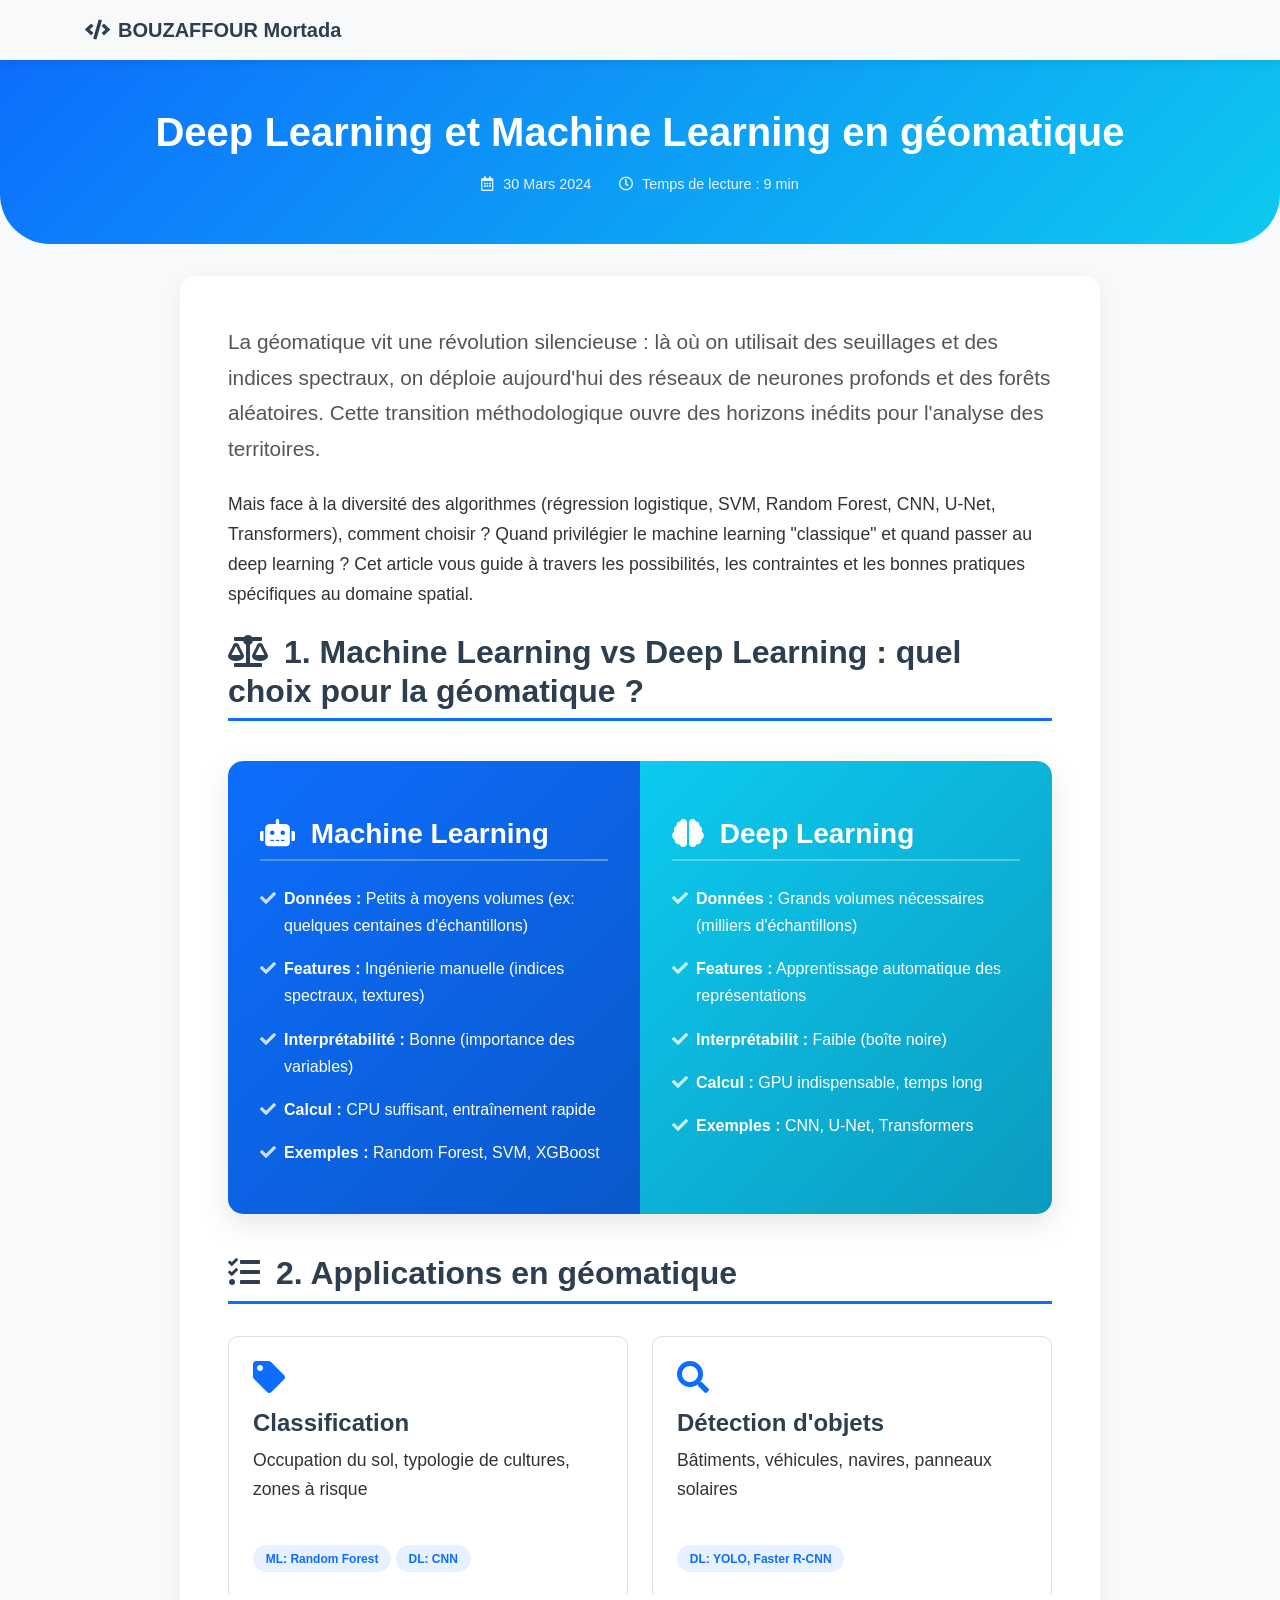
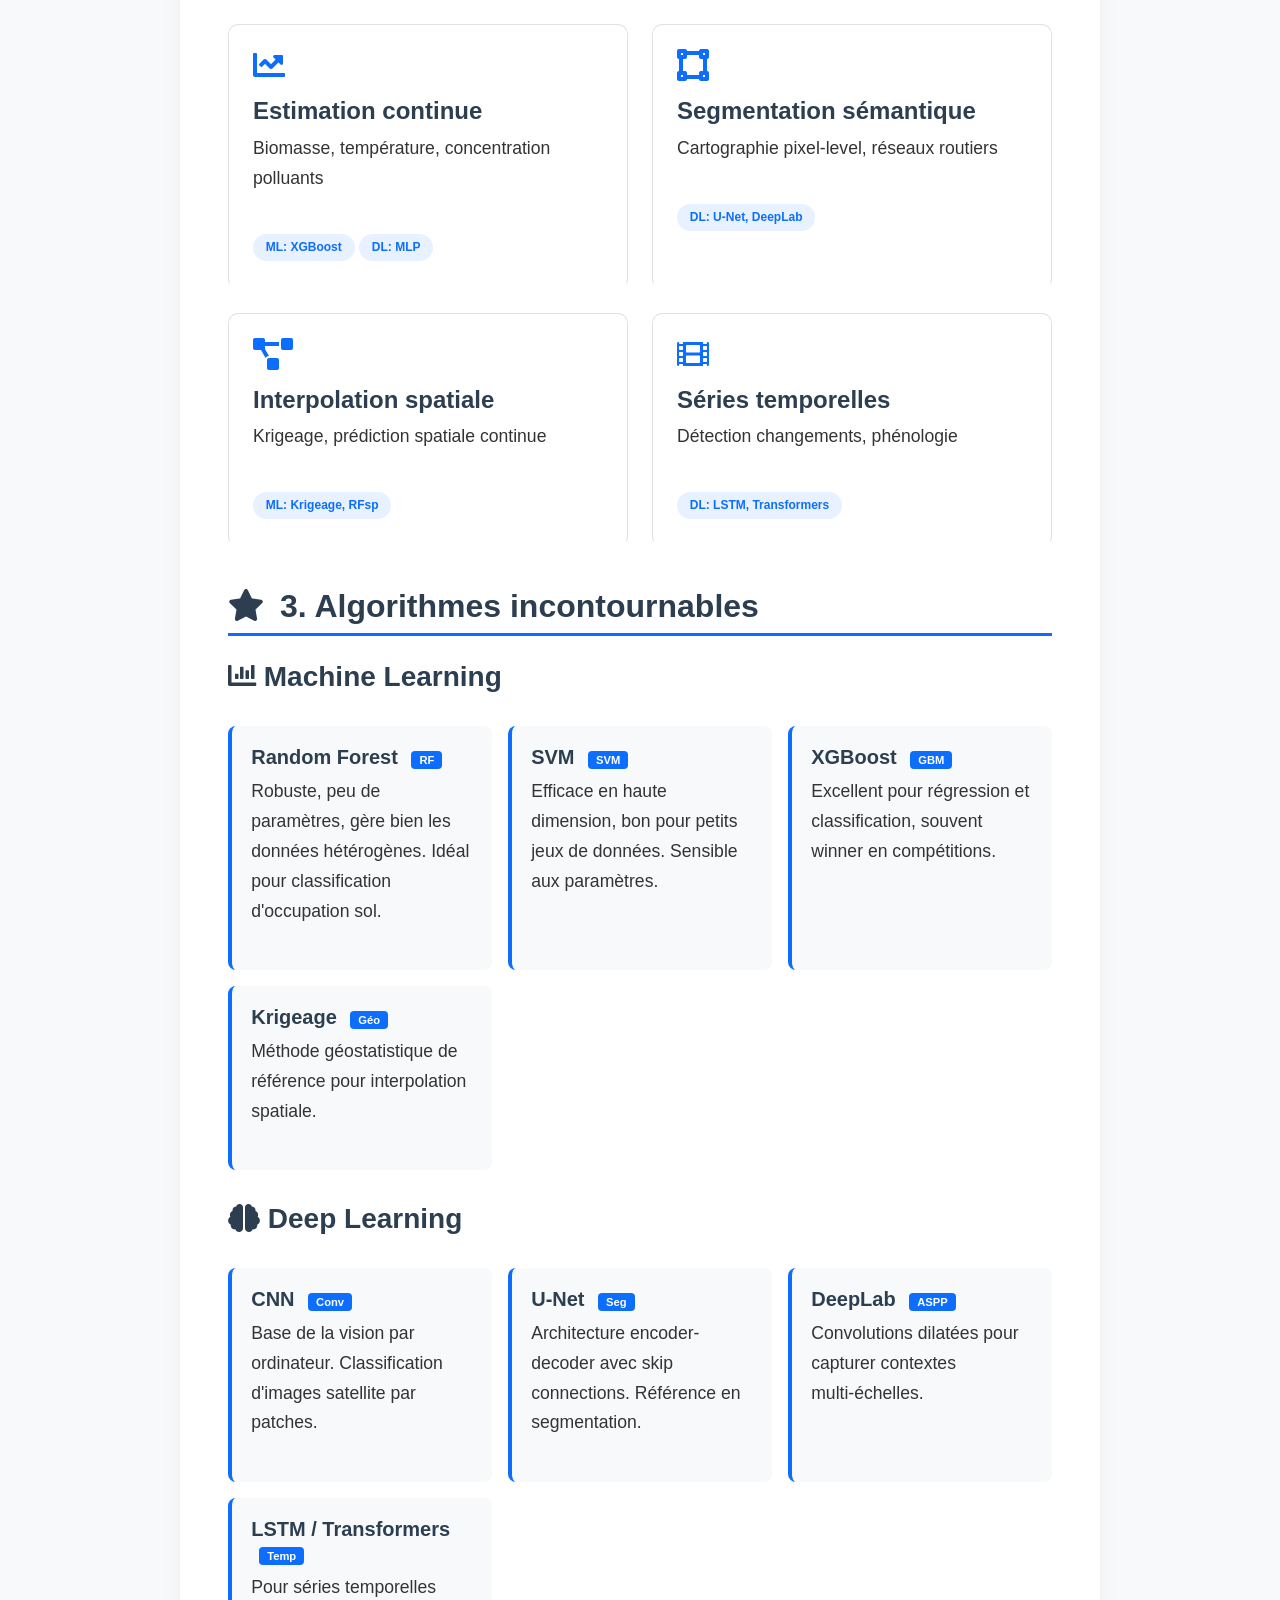
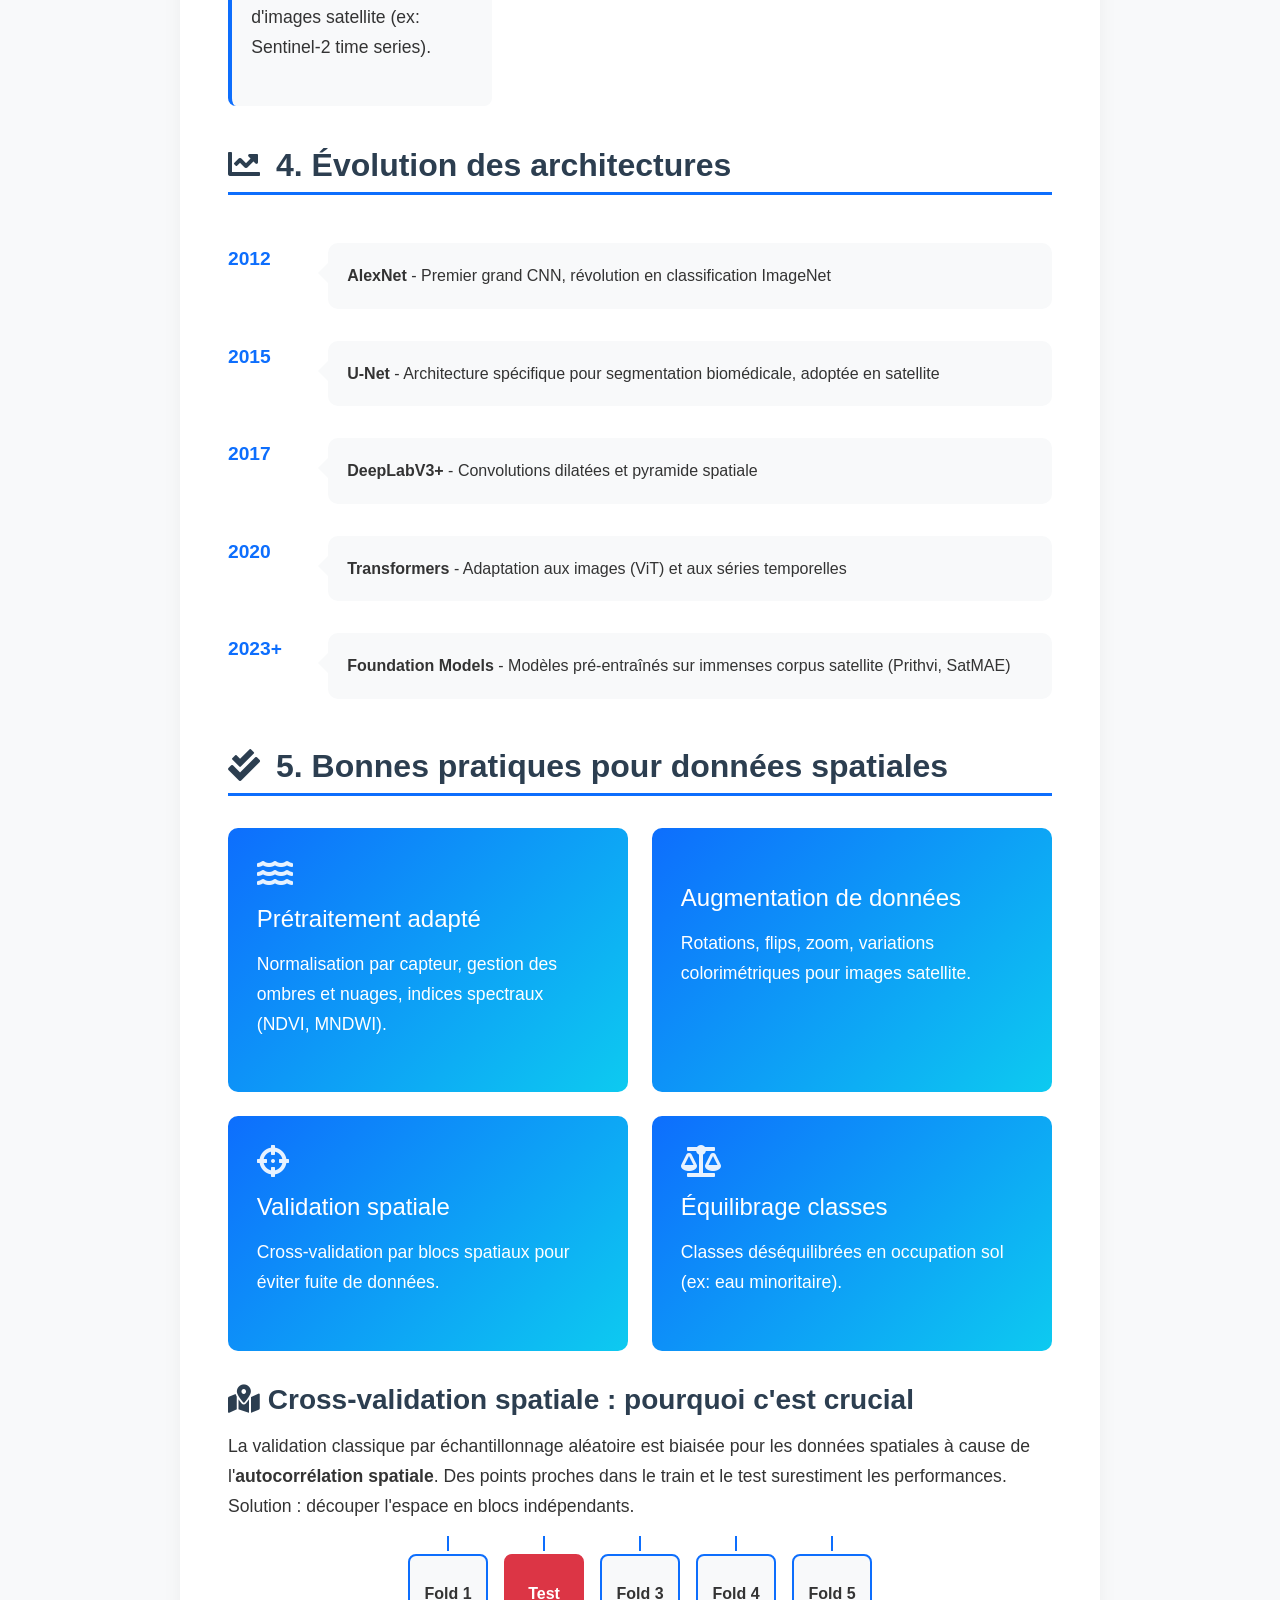
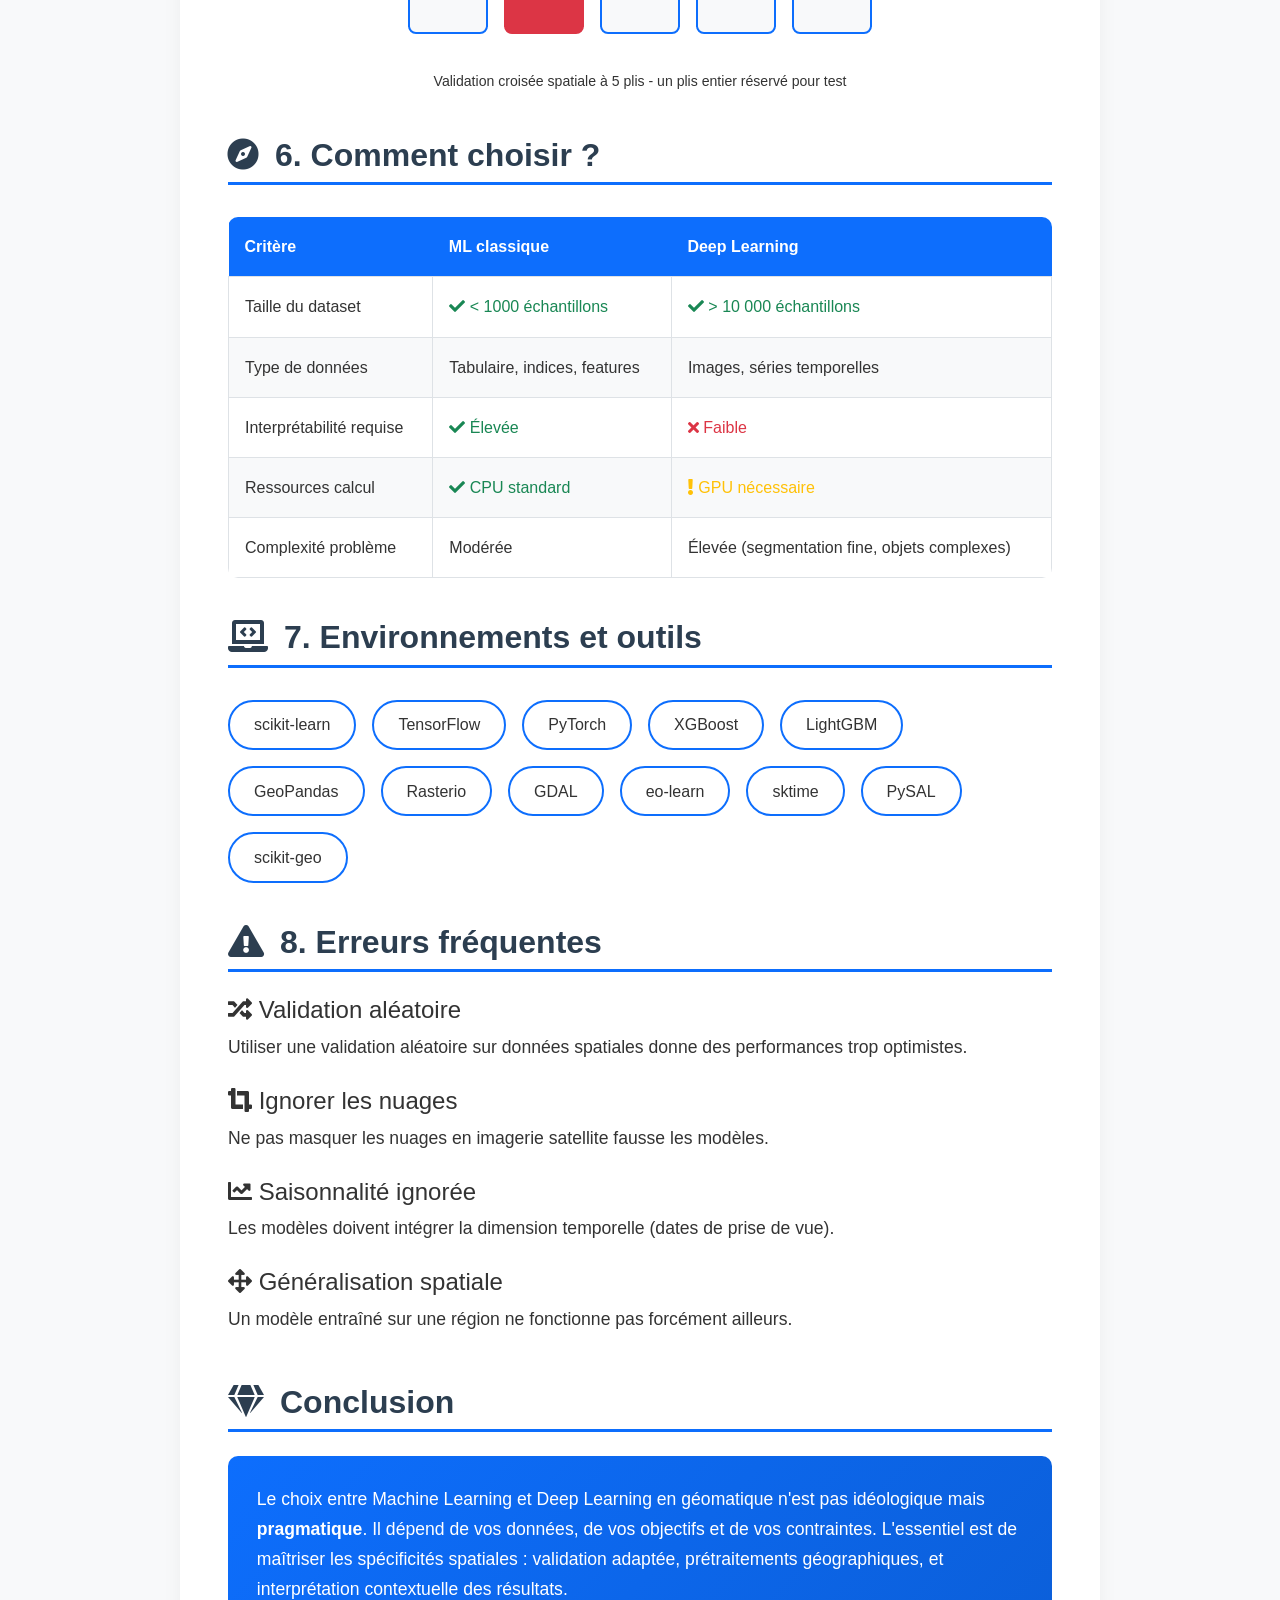
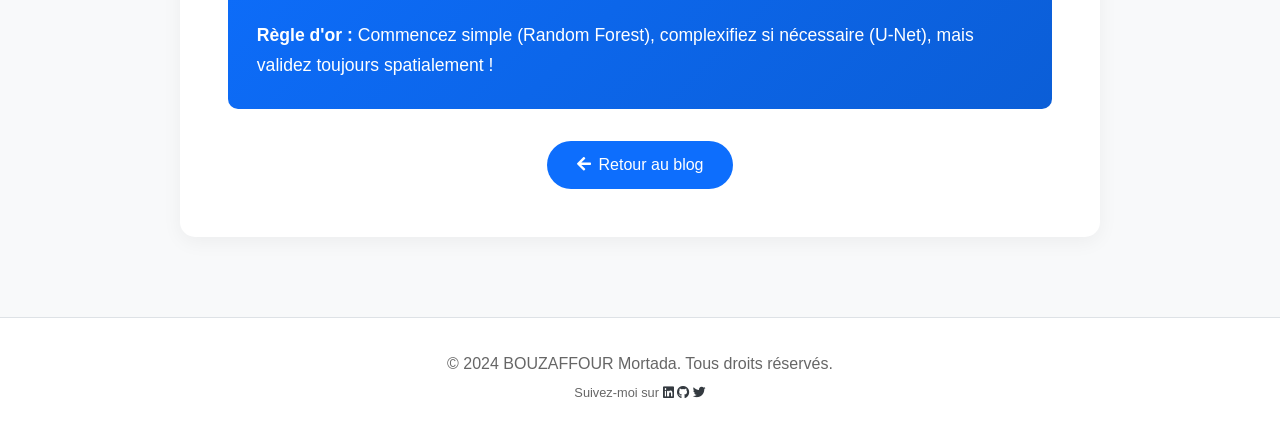
<file: blog_deep_ml_geomat.html>
<!DOCTYPE html>
<html lang="fr">
<head>
    <meta charset="utf-8">
    <meta name="viewport" content="width=device-width, initial-scale=1">
    <title>Deep Learning & ML en géomatique — Blog</title>
    <!-- Bootstrap CSS -->
    <link href="https://stackpath.bootstrapcdn.com/bootstrap/4.5.2/css/bootstrap.min.css" rel="stylesheet">
    <!-- Font Awesome pour les icônes -->
    <link rel="stylesheet" href="https://cdnjs.cloudflare.com/ajax/libs/font-awesome/5.15.4/css/all.min.css">
    <style>
        body {
            font-family: 'Segoe UI', Tahoma, Geneva, Verdana, sans-serif;
            line-height: 1.7;
            color: #333;
            background-color: #f8f9fa;
        }
        .navbar {
            box-shadow: 0 2px 10px rgba(0,0,0,0.1);
        }
        .navbar-brand {
            font-weight: 700;
            color: #2c3e50 !important;
        }
        .article-header {
            background: linear-gradient(135deg, #0d6efd 0%, #0dcaf0 100%);
            color: white;
            padding: 3rem 0;
            margin-bottom: 2rem;
            border-radius: 0 0 50px 50px;
        }
        .article-header h1 {
            font-weight: 700;
            font-size: 2.5rem;
            margin-bottom: 1rem;
        }
        .article-meta {
            color: rgba(255,255,255,0.9);
            font-size: 0.9rem;
        }
        .article-meta i {
            margin-right: 5px;
        }
        .main-content {
            background: white;
            border-radius: 15px;
            padding: 3rem;
            box-shadow: 0 5px 20px rgba(0,0,0,0.05);
            margin-bottom: 2rem;
        }
        .main-content h2 {
            color: #2c3e50;
            font-weight: 600;
            margin: 2.5rem 0 1.5rem 0;
            padding-bottom: 0.5rem;
            border-bottom: 3px solid #0d6efd;
        }
        .main-content h2:first-of-type {
            margin-top: 0;
        }
        .main-content h3 {
            color: #2c3e50;
            font-weight: 600;
            margin: 1.5rem 0 1rem 0;
        }
        .main-content p {
            font-size: 1.1rem;
            margin-bottom: 1.5rem;
        }
        .main-content p.lead {
            font-size: 1.3rem;
            font-weight: 300;
            color: #555;
        }
        
        /* Bannière de comparaison ML vs DL */
        .comparison-banner {
            display: flex;
            margin: 2.5rem 0;
            border-radius: 15px;
            overflow: hidden;
            box-shadow: 0 10px 30px rgba(0,0,0,0.1);
        }
        .comp-side {
            flex: 1;
            padding: 2rem;
            color: white;
        }
        .comp-side.ml {
            background: linear-gradient(135deg, #0d6efd, #0a58ca);
        }
        .comp-side.dl {
            background: linear-gradient(135deg, #0dcaf0, #0b9bbe);
        }
        .comp-side h3 {
            color: white;
            margin-bottom: 1.5rem;
            border-bottom: 2px solid rgba(255,255,255,0.3);
            padding-bottom: 0.5rem;
        }
        .comp-side ul {
            list-style: none;
            padding: 0;
        }
        .comp-side li {
            margin-bottom: 1rem;
            padding-left: 1.5rem;
            position: relative;
        }
        .comp-side li::before {
            content: '\f00c';
            font-family: 'Font Awesome 5 Free';
            font-weight: 900;
            position: absolute;
            left: 0;
            color: rgba(255,255,255,0.8);
        }
        
        @media (max-width: 768px) {
            .comparison-banner {
                flex-direction: column;
            }
        }
        
        /* Grille des applications */
        .app-grid {
            display: grid;
            grid-template-columns: repeat(auto-fit, minmax(280px, 1fr));
            gap: 1.5rem;
            margin: 2rem 0;
        }
        .app-card {
            background: white;
            border: 1px solid #dee2e6;
            border-radius: 10px;
            padding: 1.5rem;
            transition: all 0.3s;
            border-bottom: 4px solid transparent;
        }
        .app-card:hover {
            transform: translateY(-5px);
            border-bottom-color: #0d6efd;
            box-shadow: 0 10px 30px rgba(13,110,253,0.1);
        }
        .app-card i {
            font-size: 2rem;
            color: #0d6efd;
            margin-bottom: 1rem;
        }
        .app-card h4 {
            color: #2c3e50;
            font-weight: 600;
            margin-bottom: 0.5rem;
        }
        .app-tag {
            display: inline-block;
            padding: 0.2rem 0.8rem;
            border-radius: 50px;
            font-size: 0.75rem;
            font-weight: 600;
            background: #e7f1ff;
            color: #0d6efd;
            margin-top: 1rem;
        }
        
        /* Grille des algorithmes */
        .algo-grid {
            display: grid;
            grid-template-columns: repeat(auto-fit, minmax(250px, 1fr));
            gap: 1rem;
            margin: 2rem 0;
        }
        .algo-card {
            background: #f8f9fa;
            border-radius: 8px;
            padding: 1.2rem;
            border-left: 4px solid #0d6efd;
        }
        .algo-card h5 {
            color: #2c3e50;
            font-weight: 600;
            margin-bottom: 0.5rem;
        }
        .algo-badge {
            font-size: 0.7rem;
            background: #0d6efd;
            color: white;
            padding: 0.2rem 0.5rem;
            border-radius: 4px;
            margin-left: 0.5rem;
        }
        
        /* Timeline architecture */
        .arch-timeline {
            position: relative;
            margin: 3rem 0;
        }
        .arch-item {
            display: flex;
            margin-bottom: 2rem;
            position: relative;
        }
        .arch-year {
            width: 100px;
            font-weight: 700;
            color: #0d6efd;
            font-size: 1.2rem;
        }
        .arch-content {
            flex: 1;
            background: #f8f9fa;
            padding: 1.2rem;
            border-radius: 10px;
            position: relative;
        }
        .arch-content::before {
            content: '';
            position: absolute;
            left: -10px;
            top: 20px;
            width: 0;
            height: 0;
            border-top: 10px solid transparent;
            border-bottom: 10px solid transparent;
            border-right: 10px solid #f8f9fa;
        }
        
        /* Cartes bonnes pratiques */
        .practice-grid {
            display: grid;
            grid-template-columns: repeat(auto-fit, minmax(300px, 1fr));
            gap: 1.5rem;
            margin: 2rem 0;
        }
        .practice-card {
            background: linear-gradient(135deg, #0d6efd 0%, #0dcaf0 100%);
            color: white;
            border-radius: 10px;
            padding: 1.8rem;
            transition: transform 0.3s;
        }
        .practice-card:hover {
            transform: translateY(-5px);
        }
        .practice-card i {
            font-size: 2rem;
            margin-bottom: 1rem;
            color: rgba(255,255,255,0.9);
        }
        .practice-card h4 {
            color: white;
            margin-bottom: 1rem;
        }
        
        /* Tableau de décision */
        .decision-table {
            margin: 2rem 0;
            border-radius: 10px;
            overflow: hidden;
        }
        .decision-table table {
            width: 100%;
            border-collapse: collapse;
        }
        .decision-table th {
            background: #0d6efd;
            color: white;
            padding: 1rem;
            font-weight: 600;
        }
        .decision-table td {
            padding: 1rem;
            border: 1px solid #dee2e6;
        }
        .decision-table tr:nth-child(even) {
            background: #f8f9fa;
        }
        .check-ok {
            color: #198754;
        }
        .check-warning {
            color: #ffc107;
        }
        .check-error {
            color: #dc3545;
        }
        
        /* Stack technique */
        .tech-bubbles {
            display: flex;
            flex-wrap: wrap;
            gap: 1rem;
            margin: 2rem 0;
        }
        .tech-bubble {
            background: white;
            border: 2px solid #0d6efd;
            border-radius: 50px;
            padding: 0.6rem 1.5rem;
            font-weight: 500;
            transition: all 0.3s;
        }
        .tech-bubble:hover {
            background: #0d6efd;
            color: white;
            transform: scale(1.05);
        }
        
        /* Validation spatiale */
        .cv-diagram {
            display: flex;
            flex-wrap: wrap;
            justify-content: center;
            gap: 1rem;
            margin: 2rem 0;
        }
        .cv-fold {
            width: 80px;
            height: 80px;
            background: #f8f9fa;
            border: 2px solid #0d6efd;
            border-radius: 8px;
            display: flex;
            align-items: center;
            justify-content: center;
            font-weight: 600;
            position: relative;
        }
        .cv-fold.test {
            background: #dc3545;
            border-color: #dc3545;
            color: white;
        }
        .cv-fold::before {
            content: '';
            position: absolute;
            top: -20px;
            left: 50%;
            transform: translateX(-50%);
            width: 2px;
            height: 15px;
            background: #0d6efd;
        }
        
        .btn-retour {
            background: #0d6efd;
            color: white;
            padding: 12px 30px;
            border-radius: 50px;
            font-weight: 500;
            border: none;
            transition: background 0.3s, transform 0.2s;
            margin-top: 2rem;
        }
        .btn-retour:hover {
            background: #0b5ed7;
            color: white;
            transform: translateY(-2px);
            box-shadow: 0 5px 15px rgba(13,110,253,0.4);
        }
        .btn-retour i {
            margin-right: 8px;
        }
        
        footer {
            background: white;
            padding: 2rem 0;
            margin-top: 3rem;
            text-align: center;
            color: #666;
            border-top: 1px solid #dee2e6;
        }
        
        @media (max-width: 768px) {
            .article-header h1 {
                font-size: 2rem;
            }
            .main-content {
                padding: 1.5rem;
            }
        }
    </style>
</head>
<body>
    <!-- Navigation -->
    <nav class="navbar navbar-expand-lg navbar-light bg-light">
        <div class="container">
            <a class="navbar-brand" href="index.html">
                <i class="fas fa-code mr-2"></i>BOUZAFFOUR Mortada
            </a>
        </div>
    </nav>

    <!-- En-tête de l'article -->
    <header class="article-header">
        <div class="container text-center">
            <h1>Deep Learning et Machine Learning en géomatique</h1>
            <div class="article-meta">
                <span class="mr-4"><i class="far fa-calendar-alt"></i> 30 Mars 2024</span>
                <span><i class="far fa-clock"></i> Temps de lecture : 9 min</span>
            </div>
        </div>
    </header>

    <!-- Contenu principal -->
    <main class="container">
        <div class="row">
            <div class="col-lg-10 mx-auto">
                <article class="main-content">
                    <!-- Introduction enrichie -->
                    <p class="lead">
                        La géomatique vit une révolution silencieuse : là où on utilisait des seuillages et des indices spectraux, 
                        on déploie aujourd'hui des réseaux de neurones profonds et des forêts aléatoires. Cette transition 
                        méthodologique ouvre des horizons inédits pour l'analyse des territoires.
                    </p>

                    <p>
                        Mais face à la diversité des algorithmes (régression logistique, SVM, Random Forest, CNN, U-Net, Transformers), 
                        comment choisir ? Quand privilégier le machine learning "classique" et quand passer au deep learning ? 
                        Cet article vous guide à travers les possibilités, les contraintes et les bonnes pratiques spécifiques 
                        au domaine spatial.
                    </p>

                    <!-- Section 1 : Comparaison ML vs DL -->
                    <h2><i class="fas fa-balance-scale mr-3"></i>1. Machine Learning vs Deep Learning : quel choix pour la géomatique ?</h2>
                    
                    <div class="comparison-banner">
                        <div class="comp-side ml">
                            <h3><i class="fas fa-robot mr-2"></i> Machine Learning</h3>
                            <ul>
                                <li><strong>Données :</strong> Petits à moyens volumes (ex: quelques centaines d'échantillons)</li>
                                <li><strong>Features :</strong> Ingénierie manuelle (indices spectraux, textures)</li>
                                <li><strong>Interprétabilité :</strong> Bonne (importance des variables)</li>
                                <li><strong>Calcul :</strong> CPU suffisant, entraînement rapide</li>
                                <li><strong>Exemples :</strong> Random Forest, SVM, XGBoost</li>
                            </ul>
                        </div>
                        <div class="comp-side dl">
                            <h3><i class="fas fa-brain mr-2"></i> Deep Learning</h3>
                            <ul>
                                <li><strong>Données :</strong> Grands volumes nécessaires (milliers d'échantillons)</li>
                                <li><strong>Features :</strong> Apprentissage automatique des représentations</li>
                                <li><strong>Interprétabilit :</strong> Faible (boîte noire)</li>
                                <li><strong>Calcul :</strong> GPU indispensable, temps long</li>
                                <li><strong>Exemples :</strong> CNN, U-Net, Transformers</li>
                            </ul>
                        </div>
                    </div>

                    <!-- Section 2 : Applications par type de problème -->
                    <h2><i class="fas fa-tasks mr-3"></i>2. Applications en géomatique</h2>
                    
                    <div class="app-grid">
                        <div class="app-card">
                            <i class="fas fa-tag"></i>
                            <h4>Classification</h4>
                            <p>Occupation du sol, typologie de cultures, zones à risque</p>
                            <span class="app-tag">ML: Random Forest</span>
                            <span class="app-tag">DL: CNN</span>
                        </div>
                        <div class="app-card">
                            <i class="fas fa-search"></i>
                            <h4>Détection d'objets</h4>
                            <p>Bâtiments, véhicules, navires, panneaux solaires</p>
                            <span class="app-tag">DL: YOLO, Faster R-CNN</span>
                        </div>
                        <div class="app-card">
                            <i class="fas fa-chart-line"></i>
                            <h4>Estimation continue</h4>
                            <p>Biomasse, température, concentration polluants</p>
                            <span class="app-tag">ML: XGBoost</span>
                            <span class="app-tag">DL: MLP</span>
                        </div>
                        <div class="app-card">
                            <i class="fas fa-vector-square"></i>
                            <h4>Segmentation sémantique</h4>
                            <p>Cartographie pixel-level, réseaux routiers</p>
                            <span class="app-tag">DL: U-Net, DeepLab</span>
                        </div>
                        <div class="app-card">
                            <i class="fas fa-project-diagram"></i>
                            <h4>Interpolation spatiale</h4>
                            <p>Krigeage, prédiction spatiale continue</p>
                            <span class="app-tag">ML: Krigeage, RFsp</span>
                        </div>
                        <div class="app-card">
                            <i class="fas fa-film"></i>
                            <h4>Séries temporelles</h4>
                            <p>Détection changements, phénologie</p>
                            <span class="app-tag">DL: LSTM, Transformers</span>
                        </div>
                    </div>

                    <!-- Section 3 : Algorithmes stars -->
                    <h2><i class="fas fa-star mr-3"></i>3. Algorithmes incontournables</h2>
                    
                    <h3 class="mt-4"><i class="fas fa-chart-bar"></i> Machine Learning</h3>
                    <div class="algo-grid">
                        <div class="algo-card">
                            <h5>Random Forest <span class="algo-badge">RF</span></h5>
                            <p>Robuste, peu de paramètres, gère bien les données hétérogènes. Idéal pour classification d'occupation sol.</p>
                        </div>
                        <div class="algo-card">
                            <h5>SVM <span class="algo-badge">SVM</span></h5>
                            <p>Efficace en haute dimension, bon pour petits jeux de données. Sensible aux paramètres.</p>
                        </div>
                        <div class="algo-card">
                            <h5>XGBoost <span class="algo-badge">GBM</span></h5>
                            <p>Excellent pour régression et classification, souvent winner en compétitions.</p>
                        </div>
                        <div class="algo-card">
                            <h5>Krigeage <span class="algo-badge">Géo</span></h5>
                            <p>Méthode géostatistique de référence pour interpolation spatiale.</p>
                        </div>
                    </div>

                    <h3 class="mt-4"><i class="fas fa-brain"></i> Deep Learning</h3>
                    <div class="algo-grid">
                        <div class="algo-card">
                            <h5>CNN <span class="algo-badge">Conv</span></h5>
                            <p>Base de la vision par ordinateur. Classification d'images satellite par patches.</p>
                        </div>
                        <div class="algo-card">
                            <h5>U-Net <span class="algo-badge">Seg</span></h5>
                            <p>Architecture encoder-decoder avec skip connections. Référence en segmentation.</p>
                        </div>
                        <div class="algo-card">
                            <h5>DeepLab <span class="algo-badge">ASPP</span></h5>
                            <p>Convolutions dilatées pour capturer contextes multi-échelles.</p>
                        </div>
                        <div class="algo-card">
                            <h5>LSTM / Transformers <span class="algo-badge">Temp</span></h5>
                            <p>Pour séries temporelles d'images satellite (ex: Sentinel-2 time series).</p>
                        </div>
                    </div>

                    <!-- Section 4 : Évolution architecturale -->
                    <h2><i class="fas fa-chart-line mr-3"></i>4. Évolution des architectures</h2>
                    
                    <div class="arch-timeline">
                        <div class="arch-item">
                            <div class="arch-year">2012</div>
                            <div class="arch-content">
                                <strong>AlexNet</strong> - Premier grand CNN, révolution en classification ImageNet
                            </div>
                        </div>
                        <div class="arch-item">
                            <div class="arch-year">2015</div>
                            <div class="arch-content">
                                <strong>U-Net</strong> - Architecture spécifique pour segmentation biomédicale, adoptée en satellite
                            </div>
                        </div>
                        <div class="arch-item">
                            <div class="arch-year">2017</div>
                            <div class="arch-content">
                                <strong>DeepLabV3+</strong> - Convolutions dilatées et pyramide spatiale
                            </div>
                        </div>
                        <div class="arch-item">
                            <div class="arch-year">2020</div>
                            <div class="arch-content">
                                <strong>Transformers</strong> - Adaptation aux images (ViT) et aux séries temporelles
                            </div>
                        </div>
                        <div class="arch-item">
                            <div class="arch-year">2023+</div>
                            <div class="arch-content">
                                <strong>Foundation Models</strong> - Modèles pré-entraînés sur immenses corpus satellite (Prithvi, SatMAE)
                            </div>
                        </div>
                    </div>

                    <!-- Section 5 : Bonnes pratiques spécifiques -->
                    <h2><i class="fas fa-check-double mr-3"></i>5. Bonnes pratiques pour données spatiales</h2>
                    
                    <div class="practice-grid">
                        <div class="practice-card">
                            <i class="fas fa-water"></i>
                            <h4>Prétraitement adapté</h4>
                            <p>Normalisation par capteur, gestion des ombres et nuages, indices spectraux (NDVI, MNDWI).</p>
                        </div>
                        <div class="practice-card">
                            <i class="fas fa-rotate"></i>
                            <h4>Augmentation de données</h4>
                            <p>Rotations, flips, zoom, variations colorimétriques pour images satellite.</p>
                        </div>
                        <div class="practice-card">
                            <i class="fas fa-crosshairs"></i>
                            <h4>Validation spatiale</h4>
                            <p>Cross-validation par blocs spatiaux pour éviter fuite de données.</p>
                        </div>
                        <div class="practice-card">
                            <i class="fas fa-balance-scale"></i>
                            <h4>Équilibrage classes</h4>
                            <p>Classes déséquilibrées en occupation sol (ex: eau minoritaire).</p>
                        </div>
                    </div>

                    <!-- Section 6 : Validation spatiale expliquée -->
                    <h3><i class="fas fa-map-marked-alt"></i> Cross-validation spatiale : pourquoi c'est crucial</h3>
                    
                    <p>
                        La validation classique par échantillonnage aléatoire est biaisée pour les données spatiales à cause de 
                        l'<strong>autocorrélation spatiale</strong>. Des points proches dans le train et le test surestiment 
                        les performances. Solution : découper l'espace en blocs indépendants.
                    </p>

                    <div class="cv-diagram">
                        <div class="cv-fold">Fold 1</div>
                        <div class="cv-fold test">Test</div>
                        <div class="cv-fold">Fold 3</div>
                        <div class="cv-fold">Fold 4</div>
                        <div class="cv-fold">Fold 5</div>
                    </div>
                    <p class="text-center"><small>Validation croisée spatiale à 5 plis - un plis entier réservé pour test</small></p>

                    <!-- Section 7 : Guide de décision -->
                    <h2><i class="fas fa-compass mr-3"></i>6. Comment choisir ?</h2>
                    
                    <div class="decision-table">
                        <table>
                            <thead>
                                <tr>
                                    <th>Critère</th>
                                    <th>ML classique</th>
                                    <th>Deep Learning</th>
                                </tr>
                            </thead>
                            <tbody>
                                <tr>
                                    <td>Taille du dataset</td>
                                    <td><span class="check-ok"><i class="fas fa-check"></i> &lt; 1000 échantillons</span></td>
                                    <td><span class="check-ok"><i class="fas fa-check"></i> &gt; 10 000 échantillons</span></td>
                                </tr>
                                <tr>
                                    <td>Type de données</td>
                                    <td>Tabulaire, indices, features</td>
                                    <td>Images, séries temporelles</td>
                                </tr>
                                <tr>
                                    <td>Interprétabilité requise</td>
                                    <td><span class="check-ok"><i class="fas fa-check"></i> Élevée</span></td>
                                    <td><span class="check-error"><i class="fas fa-times"></i> Faible</span></td>
                                </tr>
                                <tr>
                                    <td>Ressources calcul</td>
                                    <td><span class="check-ok"><i class="fas fa-check"></i> CPU standard</span></td>
                                    <td><span class="check-warning"><i class="fas fa-exclamation"></i> GPU nécessaire</span></td>
                                </tr>
                                <tr>
                                    <td>Complexité problème</td>
                                    <td>Modérée</td>
                                    <td>Élevée (segmentation fine, objets complexes)</td>
                                </tr>
                            </tbody>
                        </table>
                    </div>

                    <!-- Section 8 : Stack technique complet -->
                    <h2><i class="fas fa-laptop-code mr-3"></i>7. Environnements et outils</h2>
                    
                    <div class="tech-bubbles">
                        <span class="tech-bubble">scikit-learn</span>
                        <span class="tech-bubble">TensorFlow</span>
                        <span class="tech-bubble">PyTorch</span>
                        <span class="tech-bubble">XGBoost</span>
                        <span class="tech-bubble">LightGBM</span>
                        <span class="tech-bubble">GeoPandas</span>
                        <span class="tech-bubble">Rasterio</span>
                        <span class="tech-bubble">GDAL</span>
                        <span class="tech-bubble">eo-learn</span>
                        <span class="tech-bubble">sktime</span>
                        <span class="tech-bubble">PySAL</span>
                        <span class="tech-bubble">scikit-geo</span>
                    </div>

                    <!-- Section 9 : Pièges à éviter -->
                    <h2><i class="fas fa-exclamation-triangle mr-3"></i>8. Erreurs fréquentes</h2>
                    
                    <div class="feature-grid" style="grid-template-columns: repeat(2, 1fr);">
                        <div class="feature-card">
                            <h4><i class="fas fa-random"></i> Validation aléatoire</h4>
                            <p>Utiliser une validation aléatoire sur données spatiales donne des performances trop optimistes.</p>
                        </div>
                        <div class="feature-card">
                            <h4><i class="fas fa-crop-alt"></i> Ignorer les nuages</h4>
                            <p>Ne pas masquer les nuages en imagerie satellite fausse les modèles.</p>
                        </div>
                        <div class="feature-card">
                            <h4><i class="fas fa-chart-line"></i> Saisonnalité ignorée</h4>
                            <p>Les modèles doivent intégrer la dimension temporelle (dates de prise de vue).</p>
                        </div>
                        <div class="feature-card">
                            <h4><i class="fas fa-arrows-alt"></i> Généralisation spatiale</h4>
                            <p>Un modèle entraîné sur une région ne fonctionne pas forcément ailleurs.</p>
                        </div>
                    </div>

                    <!-- Conclusion -->
                    <h2 class="mt-5"><i class="fas fa-gem mr-3"></i>Conclusion</h2>
                    <div class="practice-card" style="background: linear-gradient(135deg, #0d6efd 0%, #0b5ed7 100%);">
                        <p class="mb-0">
                            Le choix entre Machine Learning et Deep Learning en géomatique n'est pas idéologique mais 
                            <strong>pragmatique</strong>. Il dépend de vos données, de vos objectifs et de vos contraintes. 
                            L'essentiel est de maîtriser les spécificités spatiales : validation adaptée, prétraitements 
                            géographiques, et interprétation contextuelle des résultats.
                        </p>
                        <p class="mb-0 mt-3">
                            <strong>Règle d'or :</strong> Commencez simple (Random Forest), complexifiez si nécessaire (U-Net), 
                            mais validez toujours spatialement !
                        </p>
                    </div>

                    <!-- Lien de retour -->
                    <div class="text-center">
                        <a href="blog.html" class="btn btn-retour">
                            <i class="fas fa-arrow-left"></i>Retour au blog
                        </a>
                    </div>
                </article>
            </div>
        </div>
    </main>

    <!-- Footer -->
    <footer>
        <div class="container">
            <p class="mb-0">&copy; 2024 BOUZAFFOUR Mortada. Tous droits réservés.</p>
            <p class="mb-0">
                <small>Suivez-moi sur 
                    <a href="#" class="text-dark"><i class="fab fa-linkedin"></i></a> 
                    <a href="#" class="text-dark"><i class="fab fa-github"></i></a>
                    <a href="#" class="text-dark"><i class="fab fa-twitter"></i></a>
                </small>
            </p>
        </div>
    </footer>
</body>
</html>
</file>
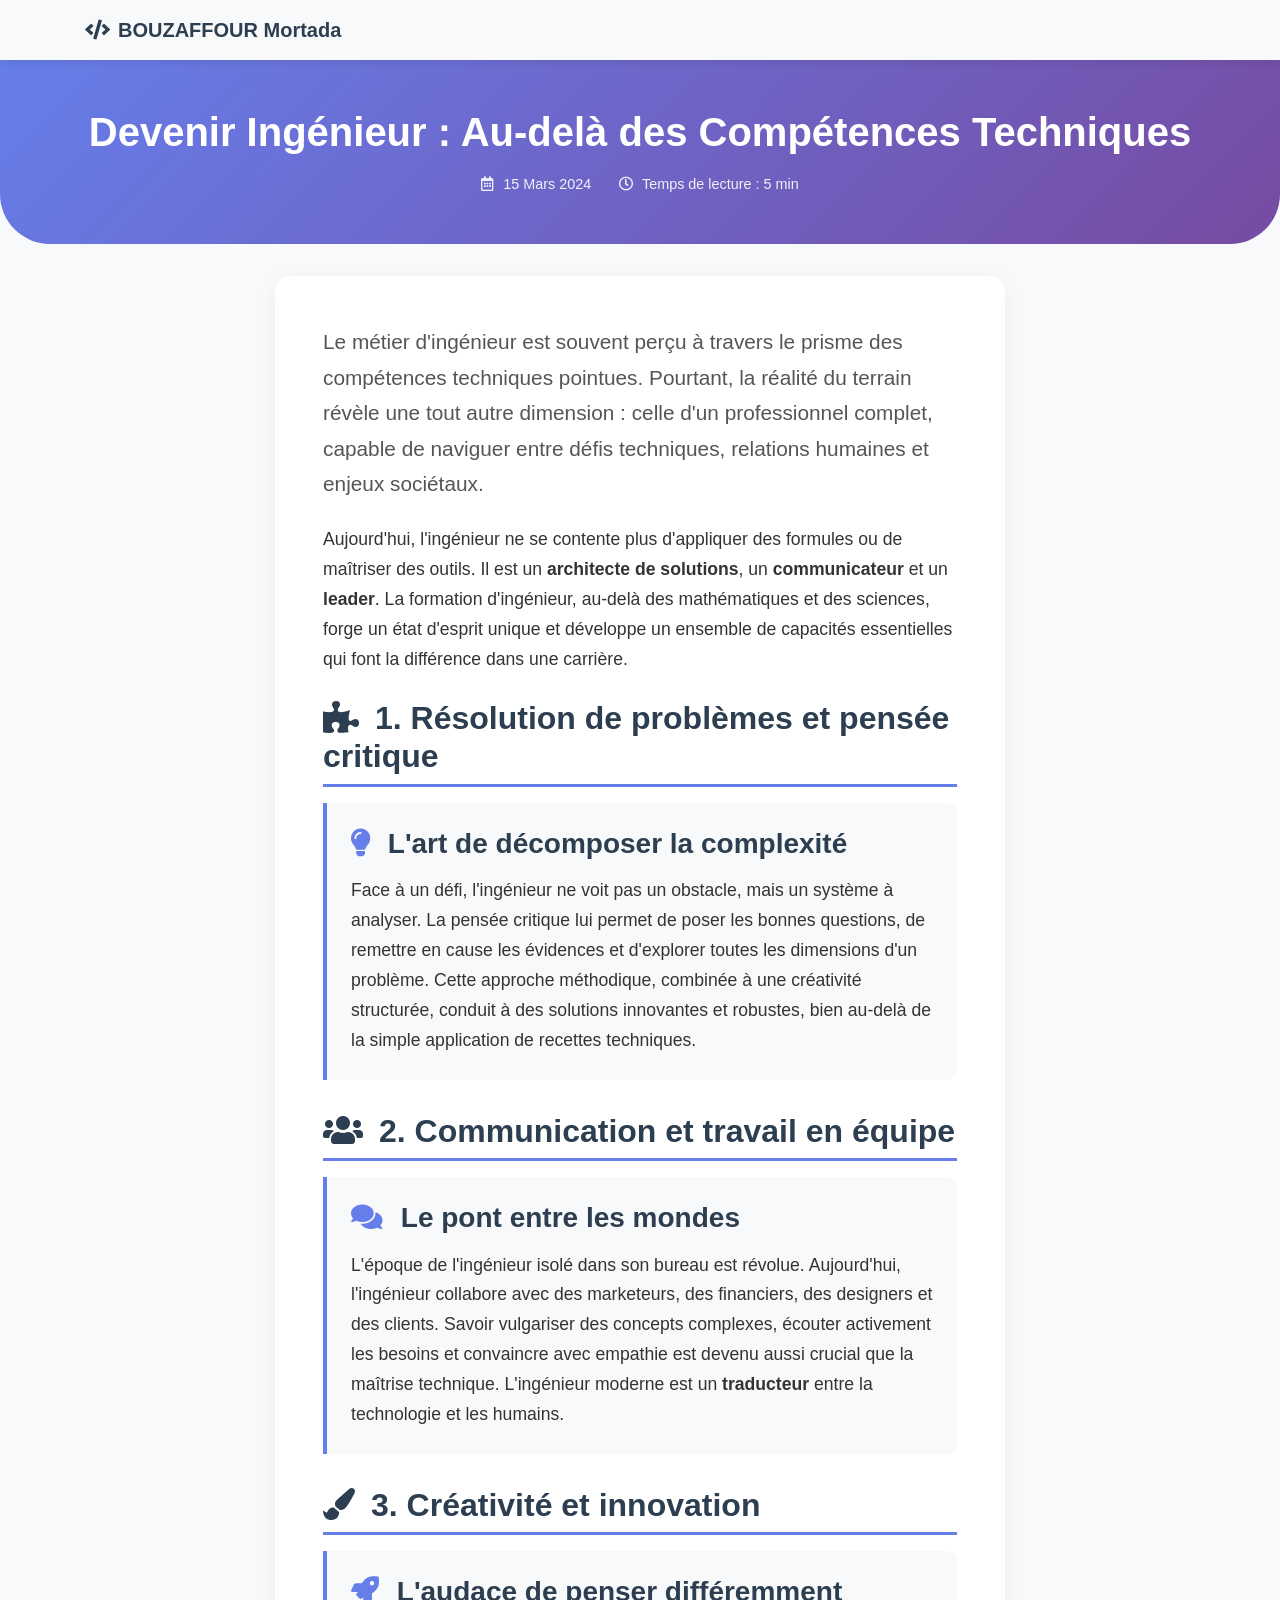
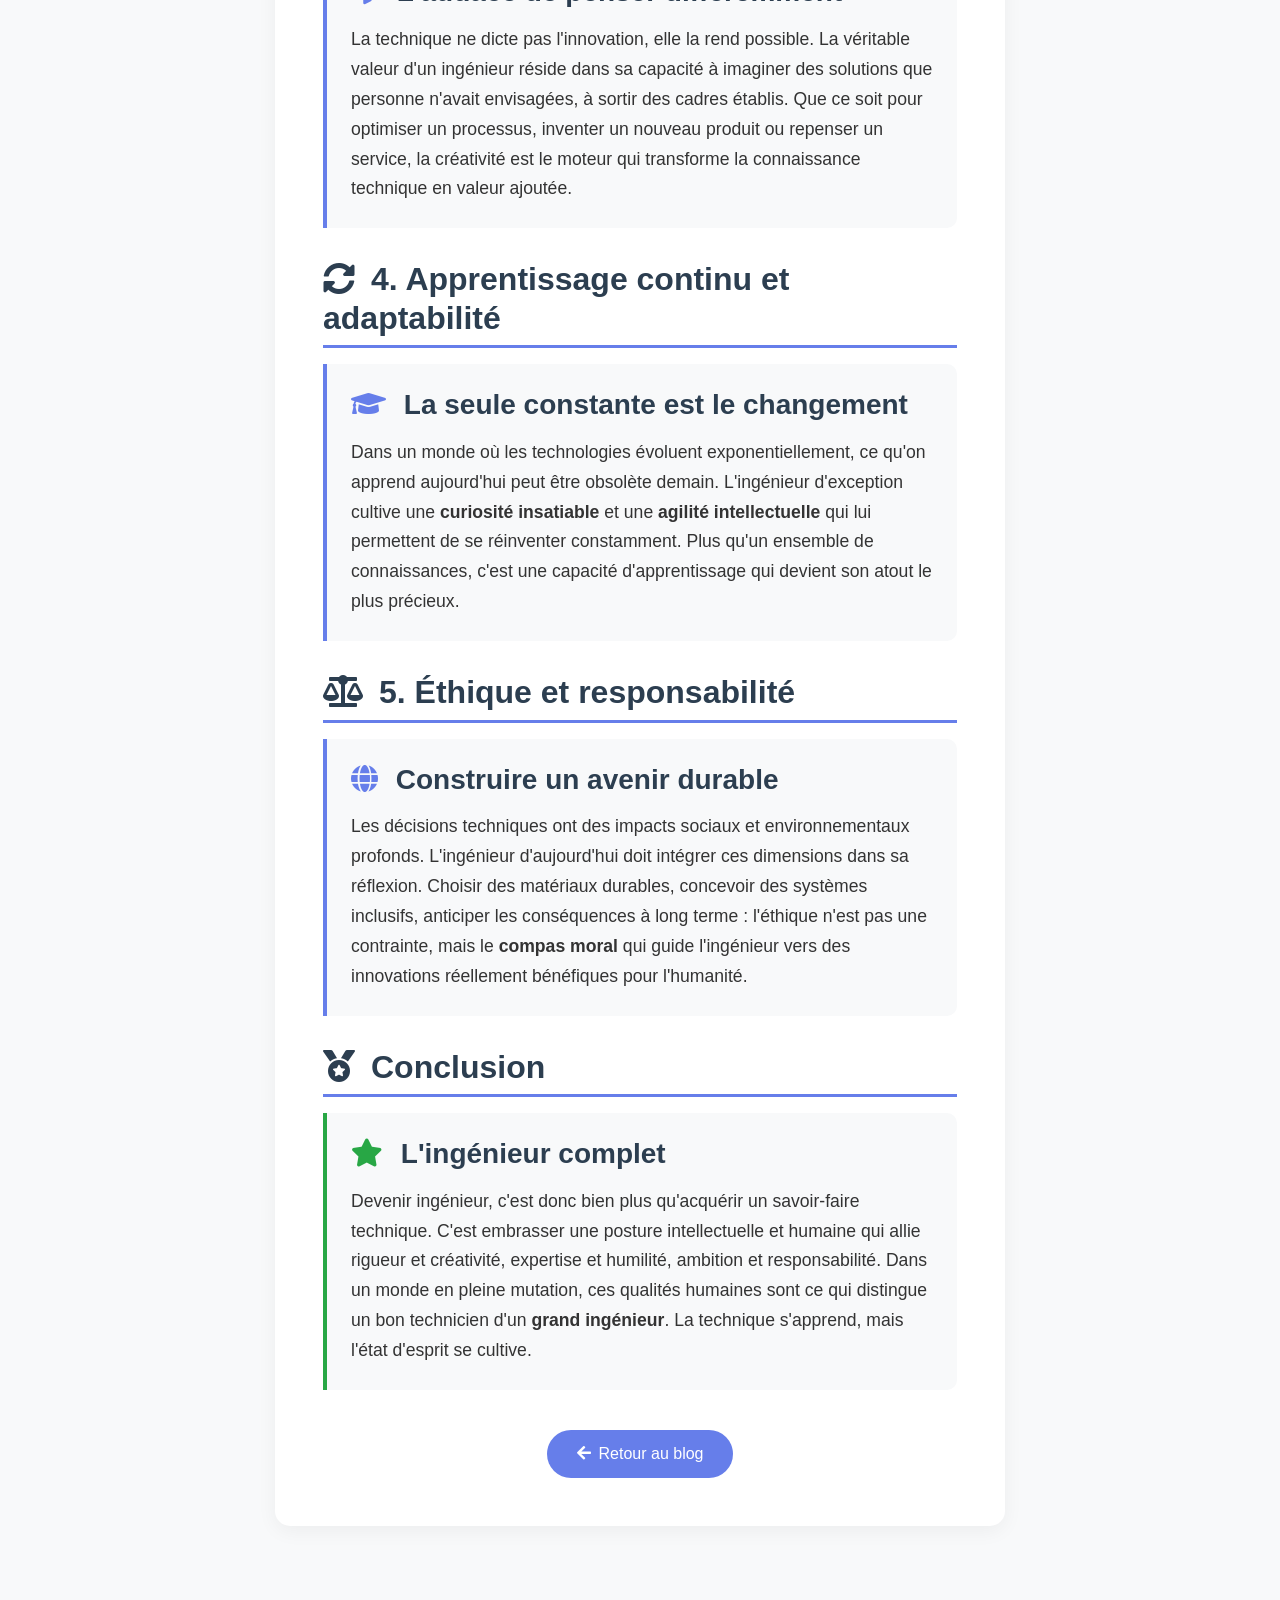
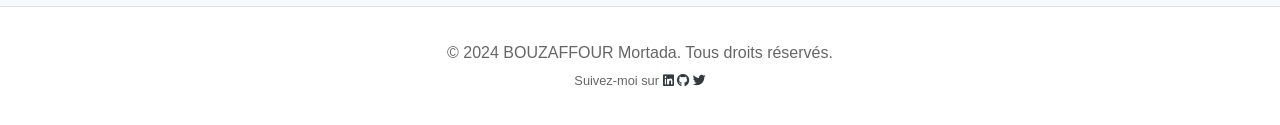
<file: blog_devenir.html>
<!DOCTYPE html>
<html lang="fr">
<head>
    <meta charset="UTF-8">
    <meta name="viewport" content="width=device-width, initial-scale=1.0">
    <title>Devenir Ingénieur — Blog</title>
    <!-- Bootstrap CSS -->
    <link href="https://stackpath.bootstrapcdn.com/bootstrap/4.5.2/css/bootstrap.min.css" rel="stylesheet">
    <!-- Font Awesome pour les icônes -->
    <link rel="stylesheet" href="https://cdnjs.cloudflare.com/ajax/libs/font-awesome/5.15.4/css/all.min.css">
    <style>
        body {
            font-family: 'Segoe UI', Tahoma, Geneva, Verdana, sans-serif;
            line-height: 1.7;
            color: #333;
            background-color: #f8f9fa;
        }
        .navbar {
            box-shadow: 0 2px 10px rgba(0,0,0,0.1);
        }
        .navbar-brand {
            font-weight: 700;
            color: #2c3e50 !important;
        }
        .article-header {
            background: linear-gradient(135deg, #667eea 0%, #764ba2 100%);
            color: white;
            padding: 3rem 0;
            margin-bottom: 2rem;
            border-radius: 0 0 50px 50px;
        }
        .article-header h1 {
            font-weight: 700;
            font-size: 2.5rem;
            margin-bottom: 1rem;
        }
        .article-meta {
            color: rgba(255,255,255,0.9);
            font-size: 0.9rem;
        }
        .article-meta i {
            margin-right: 5px;
        }
        .main-content {
            background: white;
            border-radius: 15px;
            padding: 3rem;
            box-shadow: 0 5px 20px rgba(0,0,0,0.05);
            margin-bottom: 2rem;
        }
        .main-content h2 {
            color: #2c3e50;
            font-weight: 600;
            margin: 2rem 0 1rem 0;
            padding-bottom: 0.5rem;
            border-bottom: 3px solid #667eea;
        }
        .main-content h2:first-of-type {
            margin-top: 0;
        }
        .main-content p {
            font-size: 1.1rem;
            margin-bottom: 1.5rem;
        }
        .main-content p.lead {
            font-size: 1.3rem;
            font-weight: 300;
            color: #555;
        }
        .skill-card {
            background: #f8f9fa;
            border-left: 4px solid #667eea;
            padding: 1.5rem;
            margin-bottom: 1.5rem;
            border-radius: 0 10px 10px 0;
            transition: transform 0.2s, box-shadow 0.2s;
        }
        .skill-card:hover {
            transform: translateX(5px);
            box-shadow: 0 5px 15px rgba(102,126,234,0.2);
        }
        .skill-card h3 {
            color: #2c3e50;
            font-weight: 600;
            margin-bottom: 1rem;
        }
        .skill-card h3 i {
            color: #667eea;
            margin-right: 10px;
        }
        .skill-card p {
            margin-bottom: 0;
        }
        .btn-retour {
            background: #667eea;
            color: white;
            padding: 12px 30px;
            border-radius: 50px;
            font-weight: 500;
            border: none;
            transition: background 0.3s, transform 0.2s;
            margin-top: 1rem;
        }
        .btn-retour:hover {
            background: #5a67d8;
            color: white;
            transform: translateY(-2px);
            box-shadow: 0 5px 15px rgba(102,126,234,0.4);
        }
        .btn-retour i {
            margin-right: 8px;
        }
        footer {
            background: white;
            padding: 2rem 0;
            margin-top: 3rem;
            text-align: center;
            color: #666;
            border-top: 1px solid #dee2e6;
        }
        @media (max-width: 768px) {
            .article-header h1 {
                font-size: 2rem;
            }
            .main-content {
                padding: 1.5rem;
            }
            .main-content h2 {
                font-size: 1.5rem;
            }
        }
    </style>
</head>
<body>
    <!-- Navigation -->
    <nav class="navbar navbar-expand-lg navbar-light bg-light">
        <div class="container">
            <a class="navbar-brand" href="index.html">
                <i class="fas fa-code mr-2"></i>BOUZAFFOUR Mortada
            </a>
        </div>
    </nav>

    <!-- En-tête de l'article -->
    <header class="article-header">
        <div class="container text-center">
            <h1>Devenir Ingénieur : Au-delà des Compétences Techniques</h1>
            <div class="article-meta">
                <span class="mr-4"><i class="far fa-calendar-alt"></i> 15 Mars 2024</span>
                <span><i class="far fa-clock"></i> Temps de lecture : 5 min</span>
            </div>
        </div>
    </header>

    <!-- Contenu principal -->
    <main class="container">
        <div class="row">
            <div class="col-lg-8 mx-auto">
                <article class="main-content">
                    <!-- Introduction enrichie -->
                    <p class="lead">
                        Le métier d'ingénieur est souvent perçu à travers le prisme des compétences techniques pointues. 
                        Pourtant, la réalité du terrain révèle une tout autre dimension : celle d'un professionnel complet, 
                        capable de naviguer entre défis techniques, relations humaines et enjeux sociétaux.
                    </p>

                    <p>
                        Aujourd'hui, l'ingénieur ne se contente plus d'appliquer des formules ou de maîtriser des outils. 
                        Il est un <strong>architecte de solutions</strong>, un <strong>communicateur</strong> et un 
                        <strong>leader</strong>. La formation d'ingénieur, au-delà des mathématiques et des sciences, 
                        forge un état d'esprit unique et développe un ensemble de capacités essentielles qui font la différence 
                        dans une carrière.
                    </p>

                    <!-- Section 1 : Résolution de problèmes -->
                    <h2><i class="fas fa-puzzle-piece mr-3"></i>1. Résolution de problèmes et pensée critique</h2>
                    <div class="skill-card">
                        <h3><i class="fas fa-lightbulb"></i> L'art de décomposer la complexité</h3>
                        <p>
                            Face à un défi, l'ingénieur ne voit pas un obstacle, mais un système à analyser. La pensée critique 
                            lui permet de poser les bonnes questions, de remettre en cause les évidences et d'explorer toutes les 
                            dimensions d'un problème. Cette approche méthodique, combinée à une créativité structurée, conduit à 
                            des solutions innovantes et robustes, bien au-delà de la simple application de recettes techniques.
                        </p>
                    </div>

                    <!-- Section 2 : Communication et travail en équipe -->
                    <h2><i class="fas fa-users mr-3"></i>2. Communication et travail en équipe</h2>
                    <div class="skill-card">
                        <h3><i class="fas fa-comments"></i> Le pont entre les mondes</h3>
                        <p>
                            L'époque de l'ingénieur isolé dans son bureau est révolue. Aujourd'hui, l'ingénieur collabore avec 
                            des marketeurs, des financiers, des designers et des clients. Savoir vulgariser des concepts complexes, 
                            écouter activement les besoins et convaincre avec empathie est devenu aussi crucial que la maîtrise 
                            technique. L'ingénieur moderne est un <strong>traducteur</strong> entre la technologie et les humains.
                        </p>
                    </div>

                    <!-- Section 3 : Créativité et innovation -->
                    <h2><i class="fas fa-paint-brush mr-3"></i>3. Créativité et innovation</h2>
                    <div class="skill-card">
                        <h3><i class="fas fa-rocket"></i> L'audace de penser différemment</h3>
                        <p>
                            La technique ne dicte pas l'innovation, elle la rend possible. La véritable valeur d'un ingénieur 
                            réside dans sa capacité à imaginer des solutions que personne n'avait envisagées, à sortir des cadres 
                            établis. Que ce soit pour optimiser un processus, inventer un nouveau produit ou repenser un service, 
                            la créativité est le moteur qui transforme la connaissance technique en valeur ajoutée.
                        </p>
                    </div>

                    <!-- Section 4 : Apprentissage continu -->
                    <h2><i class="fas fa-sync-alt mr-3"></i>4. Apprentissage continu et adaptabilité</h2>
                    <div class="skill-card">
                        <h3><i class="fas fa-graduation-cap"></i> La seule constante est le changement</h3>
                        <p>
                            Dans un monde où les technologies évoluent exponentiellement, ce qu'on apprend aujourd'hui peut être 
                            obsolète demain. L'ingénieur d'exception cultive une <strong>curiosité insatiable</strong> et une 
                            <strong>agilité intellectuelle</strong> qui lui permettent de se réinventer constamment. Plus qu'un 
                            ensemble de connaissances, c'est une capacité d'apprentissage qui devient son atout le plus précieux.
                        </p>
                    </div>

                    <!-- Section 5 : Éthique et responsabilité -->
                    <h2><i class="fas fa-balance-scale mr-3"></i>5. Éthique et responsabilité</h2>
                    <div class="skill-card">
                        <h3><i class="fas fa-globe"></i> Construire un avenir durable</h3>
                        <p>
                            Les décisions techniques ont des impacts sociaux et environnementaux profonds. L'ingénieur d'aujourd'hui 
                            doit intégrer ces dimensions dans sa réflexion. Choisir des matériaux durables, concevoir des systèmes 
                            inclusifs, anticiper les conséquences à long terme : l'éthique n'est pas une contrainte, mais le 
                            <strong>compas moral</strong> qui guide l'ingénieur vers des innovations réellement bénéfiques pour 
                            l'humanité.
                        </p>
                    </div>

                    <!-- Conclusion -->
                    <h2><i class="fas fa-medal mr-3"></i>Conclusion</h2>
                    <div class="skill-card" style="border-left-color: #28a745;">
                        <h3><i class="fas fa-star" style="color: #28a745;"></i> L'ingénieur complet</h3>
                        <p>
                            Devenir ingénieur, c'est donc bien plus qu'acquérir un savoir-faire technique. C'est embrasser une 
                            posture intellectuelle et humaine qui allie rigueur et créativité, expertise et humilité, ambition et 
                            responsabilité. Dans un monde en pleine mutation, ces qualités humaines sont ce qui distingue un bon 
            technicien d'un <strong>grand ingénieur</strong>. La technique s'apprend, mais l'état d'esprit se cultive.
                        </p>
                    </div>

                    <!-- Lien de retour -->
                    <div class="text-center">
                        <a href="blog.html" class="btn btn-retour">
                            <i class="fas fa-arrow-left"></i>Retour au blog
                        </a>
                    </div>
                </article>
            </div>
        </div>
    </main>

    <!-- Footer -->
    <footer>
        <div class="container">
            <p class="mb-0">&copy; 2024 BOUZAFFOUR Mortada. Tous droits réservés.</p>
            <p class="mb-0">
                <small>Suivez-moi sur 
                    <a href="#" class="text-dark"><i class="fab fa-linkedin"></i></a> 
                    <a href="#" class="text-dark"><i class="fab fa-github"></i></a>
                    <a href="#" class="text-dark"><i class="fab fa-twitter"></i></a>
                </small>
            </p>
        </div>
    </footer>

    <!-- Bootstrap JS et dépendances (optionnels, pour certains composants) -->
    <script src="https://code.jquery.com/jquery-3.5.1.slim.min.js"></script>
    <script src="https://cdn.jsdelivr.net/npm/popper.js@1.16.1/dist/umd/popper.min.js"></script>
    <script src="https://stackpath.bootstrapcdn.com/bootstrap/4.5.2/js/bootstrap.min.js"></script>
</body>
</html>
</file>
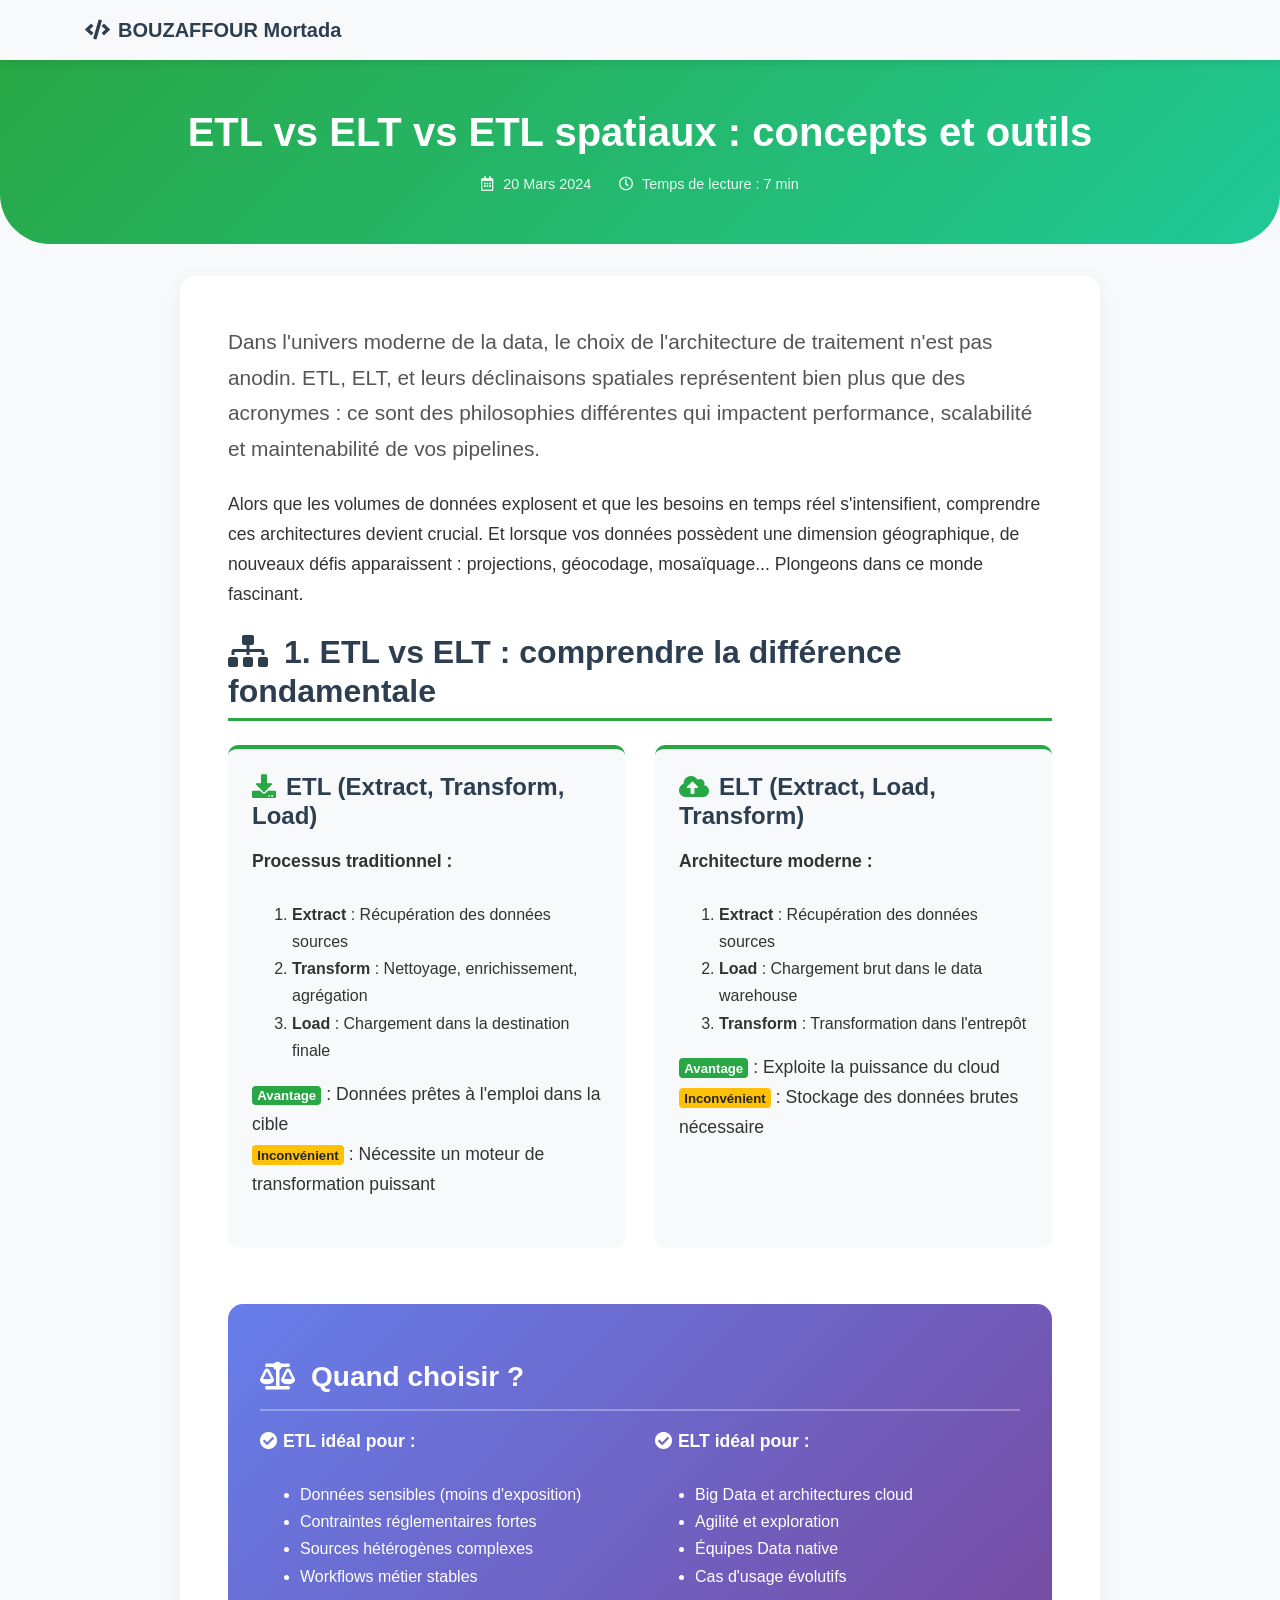
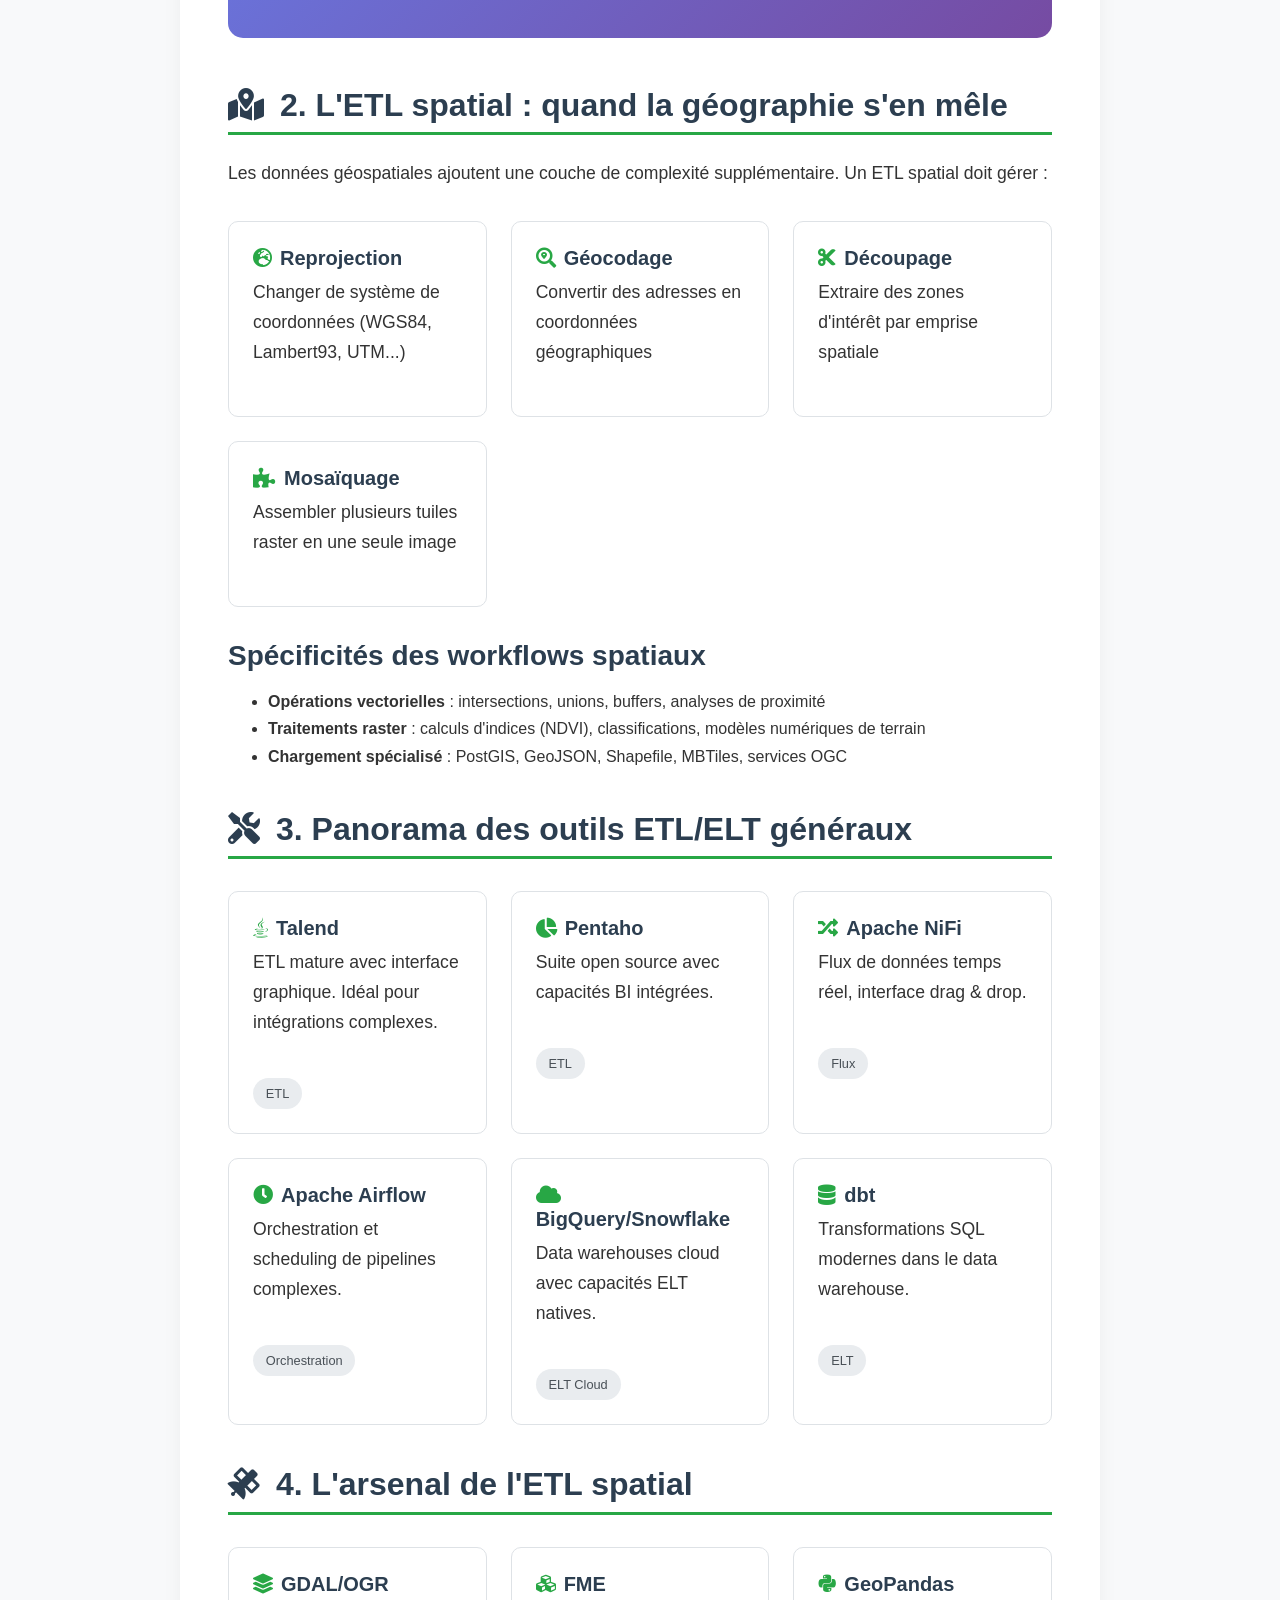
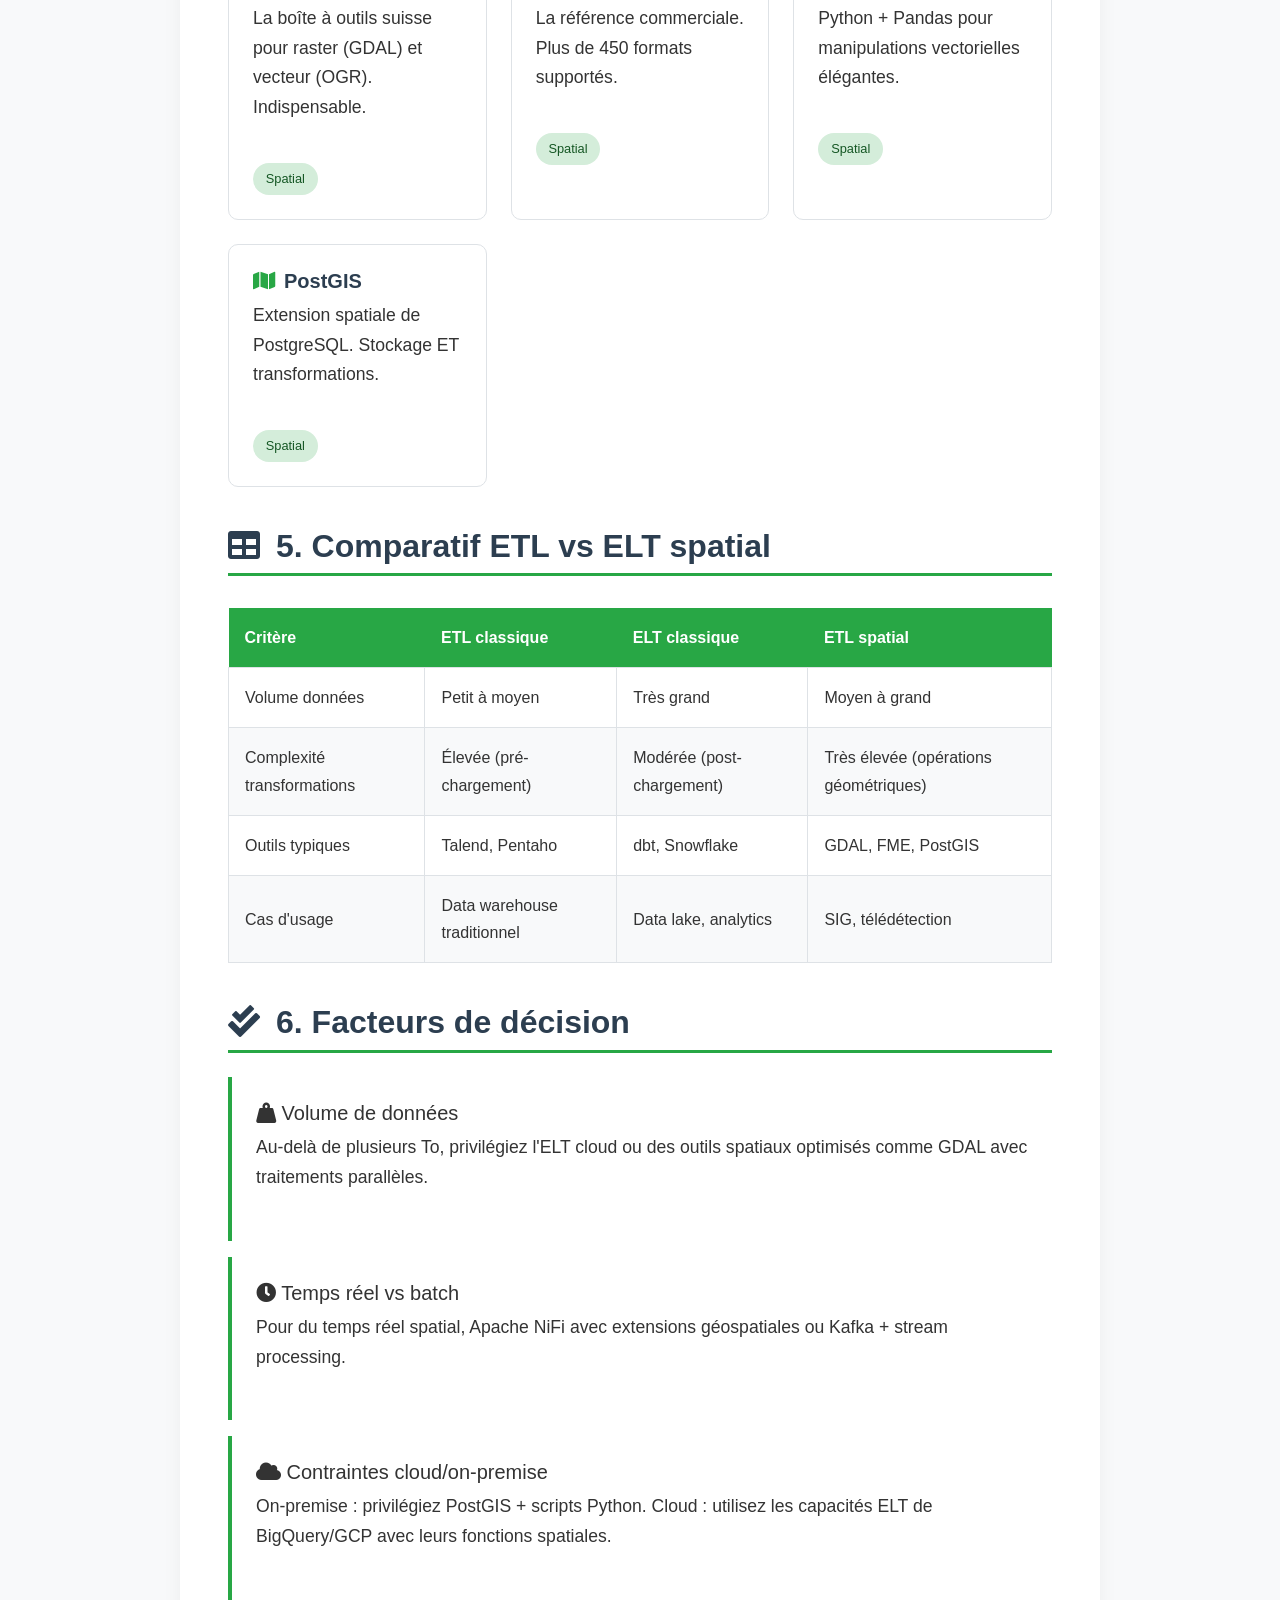
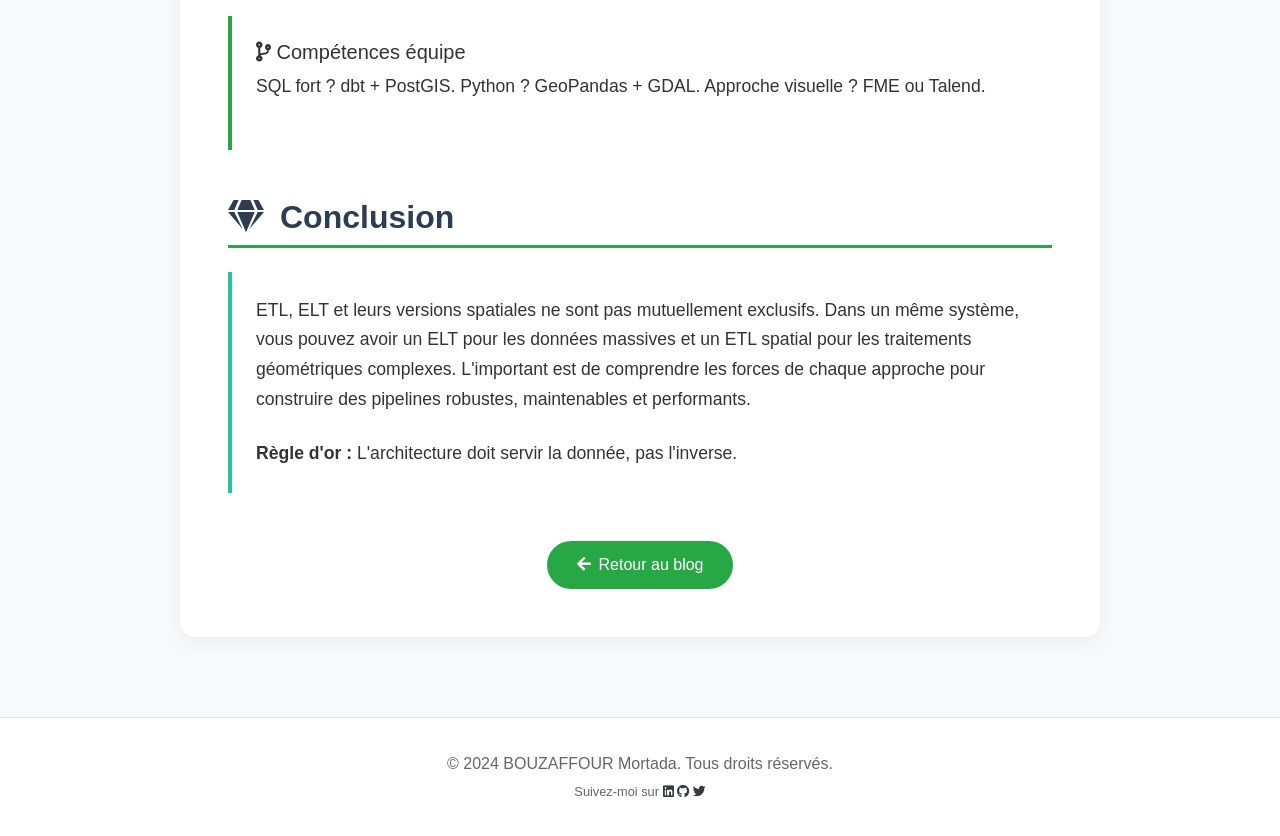
<file: blog_etl_elt_spatial.html>
<!DOCTYPE html>
<html lang="fr">
<head>
    <meta charset="utf-8">
    <meta name="viewport" content="width=device-width, initial-scale=1">
    <title>ETL vs ELT vs ETL spatiaux — Blog</title>
    <!-- Bootstrap CSS -->
    <link href="https://stackpath.bootstrapcdn.com/bootstrap/4.5.2/css/bootstrap.min.css" rel="stylesheet">
    <!-- Font Awesome pour les icônes -->
    <link rel="stylesheet" href="https://cdnjs.cloudflare.com/ajax/libs/font-awesome/5.15.4/css/all.min.css">
    <style>
        body {
            font-family: 'Segoe UI', Tahoma, Geneva, Verdana, sans-serif;
            line-height: 1.7;
            color: #333;
            background-color: #f8f9fa;
        }
        .navbar {
            box-shadow: 0 2px 10px rgba(0,0,0,0.1);
        }
        .navbar-brand {
            font-weight: 700;
            color: #2c3e50 !important;
        }
        .article-header {
            background: linear-gradient(135deg, #28a745 0%, #20c997 100%);
            color: white;
            padding: 3rem 0;
            margin-bottom: 2rem;
            border-radius: 0 0 50px 50px;
        }
        .article-header h1 {
            font-weight: 700;
            font-size: 2.5rem;
            margin-bottom: 1rem;
        }
        .article-meta {
            color: rgba(255,255,255,0.9);
            font-size: 0.9rem;
        }
        .article-meta i {
            margin-right: 5px;
        }
        .main-content {
            background: white;
            border-radius: 15px;
            padding: 3rem;
            box-shadow: 0 5px 20px rgba(0,0,0,0.05);
            margin-bottom: 2rem;
        }
        .main-content h2 {
            color: #2c3e50;
            font-weight: 600;
            margin: 2.5rem 0 1.5rem 0;
            padding-bottom: 0.5rem;
            border-bottom: 3px solid #28a745;
        }
        .main-content h2:first-of-type {
            margin-top: 0;
        }
        .main-content h3 {
            color: #2c3e50;
            font-weight: 600;
            margin: 1.5rem 0 1rem 0;
        }
        .main-content p {
            font-size: 1.1rem;
            margin-bottom: 1.5rem;
        }
        .main-content p.lead {
            font-size: 1.3rem;
            font-weight: 300;
            color: #555;
        }
        
        /* Cartes comparatives */
        .comparison-card {
            background: linear-gradient(135deg, #667eea 0%, #764ba2 100%);
            color: white;
            border-radius: 15px;
            padding: 2rem;
            margin: 2rem 0;
        }
        .comparison-card h3 {
            color: white;
            border-bottom: 2px solid rgba(255,255,255,0.3);
            padding-bottom: 1rem;
        }
        
        /* Cartes d'architecture */
        .arch-card {
            background: #f8f9fa;
            border-radius: 10px;
            padding: 1.5rem;
            height: 100%;
            transition: transform 0.3s, box-shadow 0.3s;
            border-top: 4px solid #28a745;
        }
        .arch-card:hover {
            transform: translateY(-5px);
            box-shadow: 0 10px 30px rgba(0,0,0,0.1);
        }
        .arch-card h4 {
            color: #2c3e50;
            font-weight: 600;
            margin-bottom: 1rem;
        }
        .arch-card h4 i {
            color: #28a745;
            margin-right: 10px;
        }
        
        /* Cartes outils */
        .tool-grid {
            display: grid;
            grid-template-columns: repeat(auto-fit, minmax(250px, 1fr));
            gap: 1.5rem;
            margin: 2rem 0;
        }
        .tool-card {
            background: white;
            border: 1px solid #dee2e6;
            border-radius: 10px;
            padding: 1.5rem;
            transition: all 0.3s;
        }
        .tool-card:hover {
            border-color: #28a745;
            box-shadow: 0 5px 20px rgba(40,167,69,0.1);
        }
        .tool-card h5 {
            color: #2c3e50;
            font-weight: 600;
            margin-bottom: 0.5rem;
        }
        .tool-card h5 i {
            color: #28a745;
            margin-right: 8px;
        }
        .tool-badge {
            display: inline-block;
            padding: 0.3rem 0.8rem;
            border-radius: 50px;
            font-size: 0.8rem;
            font-weight: 500;
            margin-top: 1rem;
        }
        .badge-general {
            background: #e9ecef;
            color: #495057;
        }
        .badge-spatial {
            background: #d4edda;
            color: #155724;
        }
        
        /* Tableau comparatif */
        .comparison-table {
            margin: 2rem 0;
        }
        .comparison-table table {
            width: 100%;
            border-collapse: collapse;
        }
        .comparison-table th {
            background: #28a745;
            color: white;
            padding: 1rem;
            font-weight: 600;
        }
        .comparison-table td {
            padding: 1rem;
            border: 1px solid #dee2e6;
        }
        .comparison-table tr:nth-child(even) {
            background: #f8f9fa;
        }
        
        /* Facteurs de choix */
        .factor-card {
            background: white;
            border-left: 4px solid #28a745;
            padding: 1.5rem;
            margin-bottom: 1rem;
            border-radius: 0 10px 10px 0;
        }
        
        .btn-retour {
            background: #28a745;
            color: white;
            padding: 12px 30px;
            border-radius: 50px;
            font-weight: 500;
            border: none;
            transition: background 0.3s, transform 0.2s;
            margin-top: 2rem;
        }
        .btn-retour:hover {
            background: #218838;
            color: white;
            transform: translateY(-2px);
            box-shadow: 0 5px 15px rgba(40,167,69,0.4);
        }
        .btn-retour i {
            margin-right: 8px;
        }
        
        footer {
            background: white;
            padding: 2rem 0;
            margin-top: 3rem;
            text-align: center;
            color: #666;
            border-top: 1px solid #dee2e6;
        }
        
        @media (max-width: 768px) {
            .article-header h1 {
                font-size: 2rem;
            }
            .main-content {
                padding: 1.5rem;
            }
        }
    </style>
</head>
<body>
    <!-- Navigation -->
    <nav class="navbar navbar-expand-lg navbar-light bg-light">
        <div class="container">
            <a class="navbar-brand" href="index.html">
                <i class="fas fa-code mr-2"></i>BOUZAFFOUR Mortada
            </a>
        </div>
    </nav>

    <!-- En-tête de l'article -->
    <header class="article-header">
        <div class="container text-center">
            <h1>ETL vs ELT vs ETL spatiaux : concepts et outils</h1>
            <div class="article-meta">
                <span class="mr-4"><i class="far fa-calendar-alt"></i> 20 Mars 2024</span>
                <span><i class="far fa-clock"></i> Temps de lecture : 7 min</span>
            </div>
        </div>
    </header>

    <!-- Contenu principal -->
    <main class="container">
        <div class="row">
            <div class="col-lg-10 mx-auto">
                <article class="main-content">
                    <!-- Introduction enrichie -->
                    <p class="lead">
                        Dans l'univers moderne de la data, le choix de l'architecture de traitement n'est pas anodin. 
                        ETL, ELT, et leurs déclinaisons spatiales représentent bien plus que des acronymes : ce sont des 
                        philosophies différentes qui impactent performance, scalabilité et maintenabilité de vos pipelines.
                    </p>

                    <p>
                        Alors que les volumes de données explosent et que les besoins en temps réel s'intensifient, 
                        comprendre ces architectures devient crucial. Et lorsque vos données possèdent une dimension géographique, 
                        de nouveaux défis apparaissent : projections, géocodage, mosaïquage... Plongeons dans ce monde fascinant.
                    </p>

                    <!-- Section 1 : Les fondamentaux -->
                    <h2><i class="fas fa-sitemap mr-3"></i>1. ETL vs ELT : comprendre la différence fondamentale</h2>
                    
                    <div class="row">
                        <div class="col-md-6 mb-4">
                            <div class="arch-card">
                                <h4><i class="fas fa-download"></i>ETL (Extract, Transform, Load)</h4>
                                <p><strong>Processus traditionnel :</strong></p>
                                <ol>
                                    <li><strong>Extract</strong> : Récupération des données sources</li>
                                    <li><strong>Transform</strong> : Nettoyage, enrichissement, agrégation</li>
                                    <li><strong>Load</strong> : Chargement dans la destination finale</li>
                                </ol>
                                <p class="mb-0"><span class="badge badge-success">Avantage</span> : Données prêtes à l'emploi dans la cible</p>
                                <p><span class="badge badge-warning">Inconvénient</span> : Nécessite un moteur de transformation puissant</p>
                            </div>
                        </div>
                        <div class="col-md-6 mb-4">
                            <div class="arch-card">
                                <h4><i class="fas fa-cloud-upload-alt"></i>ELT (Extract, Load, Transform)</h4>
                                <p><strong>Architecture moderne :</strong></p>
                                <ol>
                                    <li><strong>Extract</strong> : Récupération des données sources</li>
                                    <li><strong>Load</strong> : Chargement brut dans le data warehouse</li>
                                    <li><strong>Transform</strong> : Transformation dans l'entrepôt</li>
                                </ol>
                                <p class="mb-0"><span class="badge badge-success">Avantage</span> : Exploite la puissance du cloud</p>
                                <p><span class="badge badge-warning">Inconvénient</span> : Stockage des données brutes nécessaire</p>
                            </div>
                        </div>
                    </div>

                    <!-- Comparaison visuelle -->
                    <div class="comparison-card">
                        <h3><i class="fas fa-balance-scale mr-3"></i>Quand choisir ?</h3>
                        <div class="row">
                            <div class="col-md-6">
                                <p><strong><i class="fas fa-check-circle"></i> ETL idéal pour :</strong></p>
                                <ul>
                                    <li>Données sensibles (moins d'exposition)</li>
                                    <li>Contraintes réglementaires fortes</li>
                                    <li>Sources hétérogènes complexes</li>
                                    <li>Workflows métier stables</li>
                                </ul>
                            </div>
                            <div class="col-md-6">
                                <p><strong><i class="fas fa-check-circle"></i> ELT idéal pour :</strong></p>
                                <ul>
                                    <li>Big Data et architectures cloud</li>
                                    <li>Agilité et exploration</li>
                                    <li>Équipes Data native</li>
                                    <li>Cas d'usage évolutifs</li>
                                </ul>
                            </div>
                        </div>
                    </div>

                    <!-- Section 2 : La dimension spatiale -->
                    <h2 class="mt-5"><i class="fas fa-map-marked-alt mr-3"></i>2. L'ETL spatial : quand la géographie s'en mêle</h2>
                    
                    <p>
                        Les données géospatiales ajoutent une couche de complexité supplémentaire. Un ETL spatial doit gérer :
                    </p>

                    <div class="tool-grid">
                        <div class="tool-card">
                            <h5><i class="fas fa-globe-europe"></i>Reprojection</h5>
                            <p class="small">Changer de système de coordonnées (WGS84, Lambert93, UTM...)</p>
                        </div>
                        <div class="tool-card">
                            <h5><i class="fas fa-search-location"></i>Géocodage</h5>
                            <p class="small">Convertir des adresses en coordonnées géographiques</p>
                        </div>
                        <div class="tool-card">
                            <h5><i class="fas fa-cut"></i>Découpage</h5>
                            <p class="small">Extraire des zones d'intérêt par emprise spatiale</p>
                        </div>
                        <div class="tool-card">
                            <h5><i class="fas fa-puzzle-piece"></i>Mosaïquage</h5>
                            <p class="small">Assembler plusieurs tuiles raster en une seule image</p>
                        </div>
                    </div>

                    <h3 class="mt-4">Spécificités des workflows spatiaux</h3>
                    <ul>
                        <li><strong>Opérations vectorielles</strong> : intersections, unions, buffers, analyses de proximité</li>
                        <li><strong>Traitements raster</strong> : calculs d'indices (NDVI), classifications, modèles numériques de terrain</li>
                        <li><strong>Chargement spécialisé</strong> : PostGIS, GeoJSON, Shapefile, MBTiles, services OGC</li>
                    </ul>

                    <!-- Section 3 : Outils généraux -->
                    <h2><i class="fas fa-tools mr-3"></i>3. Panorama des outils ETL/ELT généraux</h2>
                    
                    <div class="tool-grid">
                        <div class="tool-card">
                            <h5><i class="fab fa-java"></i>Talend</h5>
                            <p>ETL mature avec interface graphique. Idéal pour intégrations complexes.</p>
                            <span class="tool-badge badge-general">ETL</span>
                        </div>
                        <div class="tool-card">
                            <h5><i class="fas fa-chart-pie"></i>Pentaho</h5>
                            <p>Suite open source avec capacités BI intégrées.</p>
                            <span class="tool-badge badge-general">ETL</span>
                        </div>
                        <div class="tool-card">
                            <h5><i class="fas fa-random"></i>Apache NiFi</h5>
                            <p>Flux de données temps réel, interface drag & drop.</p>
                            <span class="tool-badge badge-general">Flux</span>
                        </div>
                        <div class="tool-card">
                            <h5><i class="fas fa-clock"></i>Apache Airflow</h5>
                            <p>Orchestration et scheduling de pipelines complexes.</p>
                            <span class="tool-badge badge-general">Orchestration</span>
                        </div>
                        <div class="tool-card">
                            <h5><i class="fas fa-cloud"></i>BigQuery/Snowflake</h5>
                            <p>Data warehouses cloud avec capacités ELT natives.</p>
                            <span class="tool-badge badge-general">ELT Cloud</span>
                        </div>
                        <div class="tool-card">
                            <h5><i class="fas fa-database"></i>dbt</h5>
                            <p>Transformations SQL modernes dans le data warehouse.</p>
                            <span class="tool-badge badge-general">ELT</span>
                        </div>
                    </div>

                    <!-- Section 4 : Outils spatiaux spécialisés -->
                    <h2><i class="fas fa-satellite mr-3"></i>4. L'arsenal de l'ETL spatial</h2>
                    
                    <div class="tool-grid">
                        <div class="tool-card">
                            <h5><i class="fas fa-layer-group"></i>GDAL/OGR</h5>
                            <p>La boîte à outils suisse pour raster (GDAL) et vecteur (OGR). Indispensable.</p>
                            <span class="tool-badge badge-spatial">Spatial</span>
                        </div>
                        <div class="tool-card">
                            <h5><i class="fas fa-cubes"></i>FME</h5>
                            <p>La référence commerciale. Plus de 450 formats supportés.</p>
                            <span class="tool-badge badge-spatial">Spatial</span>
                        </div>
                        <div class="tool-card">
                            <h5><i class="fab fa-python"></i>GeoPandas</h5>
                            <p>Python + Pandas pour manipulations vectorielles élégantes.</p>
                            <span class="tool-badge badge-spatial">Spatial</span>
                        </div>
                        <div class="tool-card">
                            <h5><i class="fas fa-map"></i>PostGIS</h5>
                            <p>Extension spatiale de PostgreSQL. Stockage ET transformations.</p>
                            <span class="tool-badge badge-spatial">Spatial</span>
                        </div>
                    </div>

                    <!-- Section 5 : Tableau comparatif -->
                    <h2><i class="fas fa-table mr-3"></i>5. Comparatif ETL vs ELT spatial</h2>
                    
                    <div class="comparison-table">
                        <table>
                            <thead>
                                <tr>
                                    <th>Critère</th>
                                    <th>ETL classique</th>
                                    <th>ELT classique</th>
                                    <th>ETL spatial</th>
                                </tr>
                            </thead>
                            <tbody>
                                <tr>
                                    <td>Volume données</td>
                                    <td>Petit à moyen</td>
                                    <td>Très grand</td>
                                    <td>Moyen à grand</td>
                                </tr>
                                <tr>
                                    <td>Complexité transformations</td>
                                    <td>Élevée (pré-chargement)</td>
                                    <td>Modérée (post-chargement)</td>
                                    <td>Très élevée (opérations géométriques)</td>
                                </tr>
                                <tr>
                                    <td>Outils typiques</td>
                                    <td>Talend, Pentaho</td>
                                    <td>dbt, Snowflake</td>
                                    <td>GDAL, FME, PostGIS</td>
                                </tr>
                                <tr>
                                    <td>Cas d'usage</td>
                                    <td>Data warehouse traditionnel</td>
                                    <td>Data lake, analytics</td>
                                    <td>SIG, télédétection</td>
                                </tr>
                            </tbody>
                        </table>
                    </div>

                    <!-- Section 6 : Comment choisir -->
                    <h2><i class="fas fa-check-double mr-3"></i>6. Facteurs de décision</h2>
                    
                    <div class="factor-card">
                        <h5><i class="fas fa-weight-hanging"></i> Volume de données</h5>
                        <p>Au-delà de plusieurs To, privilégiez l'ELT cloud ou des outils spatiaux optimisés comme GDAL avec traitements parallèles.</p>
                    </div>
                    
                    <div class="factor-card">
                        <h5><i class="fas fa-clock"></i> Temps réel vs batch</h5>
                        <p>Pour du temps réel spatial, Apache NiFi avec extensions géospatiales ou Kafka + stream processing.</p>
                    </div>
                    
                    <div class="factor-card">
                        <h5><i class="fas fa-cloud"></i> Contraintes cloud/on-premise</h5>
                        <p>On-premise : privilégiez PostGIS + scripts Python. Cloud : utilisez les capacités ELT de BigQuery/GCP avec leurs fonctions spatiales.</p>
                    </div>
                    
                    <div class="factor-card">
                        <h5><i class="fas fa-code-branch"></i> Compétences équipe</h5>
                        <p>SQL fort ? dbt + PostGIS. Python ? GeoPandas + GDAL. Approche visuelle ? FME ou Talend.</p>
                    </div>

                    <!-- Conclusion -->
                    <h2 class="mt-5"><i class="fas fa-gem mr-3"></i>Conclusion</h2>
                    <div class="factor-card" style="border-left-color: #20c997;">
                        <p>
                            ETL, ELT et leurs versions spatiales ne sont pas mutuellement exclusifs. Dans un même système, 
                            vous pouvez avoir un ELT pour les données massives et un ETL spatial pour les traitements 
                            géométriques complexes. L'important est de comprendre les forces de chaque approche pour 
                            construire des pipelines robustes, maintenables et performants.
                        </p>
                        <p class="mb-0"><strong>Règle d'or :</strong> L'architecture doit servir la donnée, pas l'inverse.</p>
                    </div>

                    <!-- Lien de retour -->
                    <div class="text-center">
                        <a href="blog.html" class="btn btn-retour">
                            <i class="fas fa-arrow-left"></i>Retour au blog
                        </a>
                    </div>
                </article>
            </div>
        </div>
    </main>

    <!-- Footer -->
    <footer>
        <div class="container">
            <p class="mb-0">&copy; 2024 BOUZAFFOUR Mortada. Tous droits réservés.</p>
            <p class="mb-0">
                <small>Suivez-moi sur 
                    <a href="#" class="text-dark"><i class="fab fa-linkedin"></i></a> 
                    <a href="#" class="text-dark"><i class="fab fa-github"></i></a>
                    <a href="#" class="text-dark"><i class="fab fa-twitter"></i></a>
                </small>
            </p>
        </div>
    </footer>
</body>
</html>
</file>
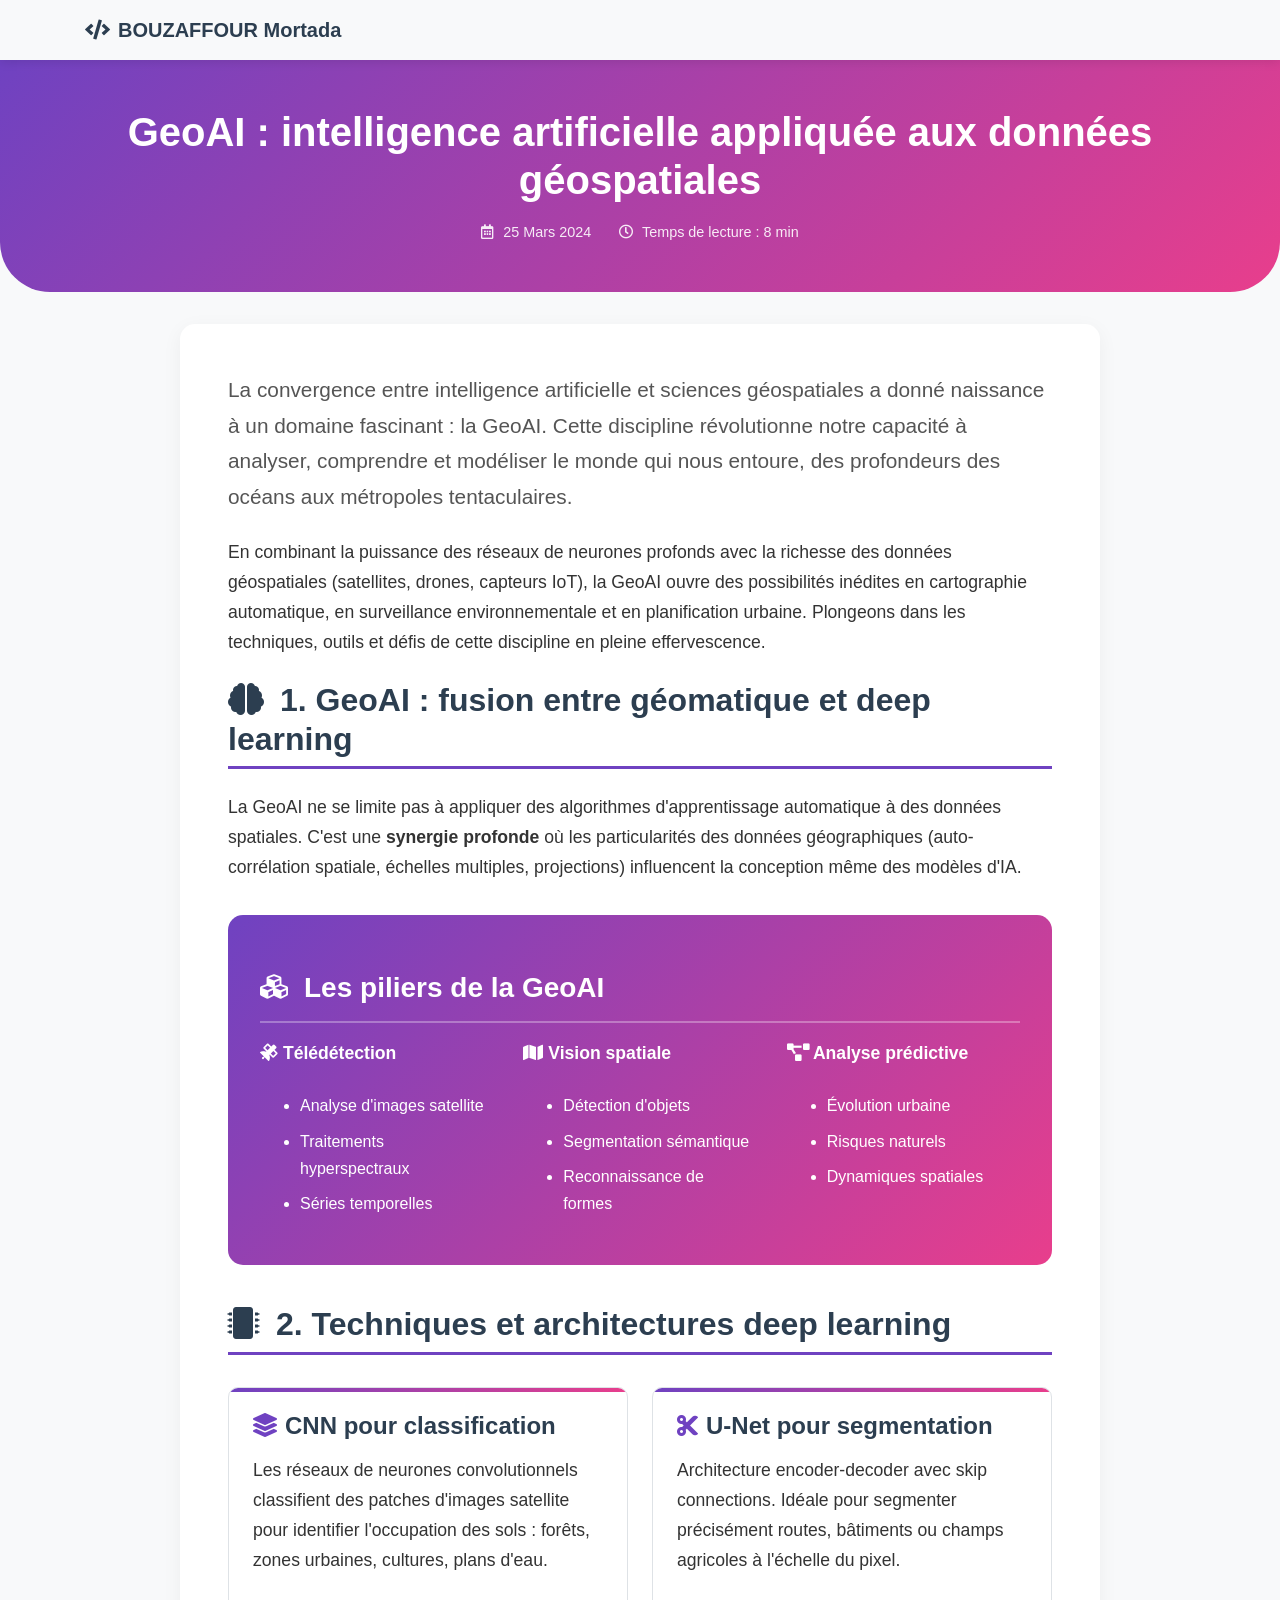
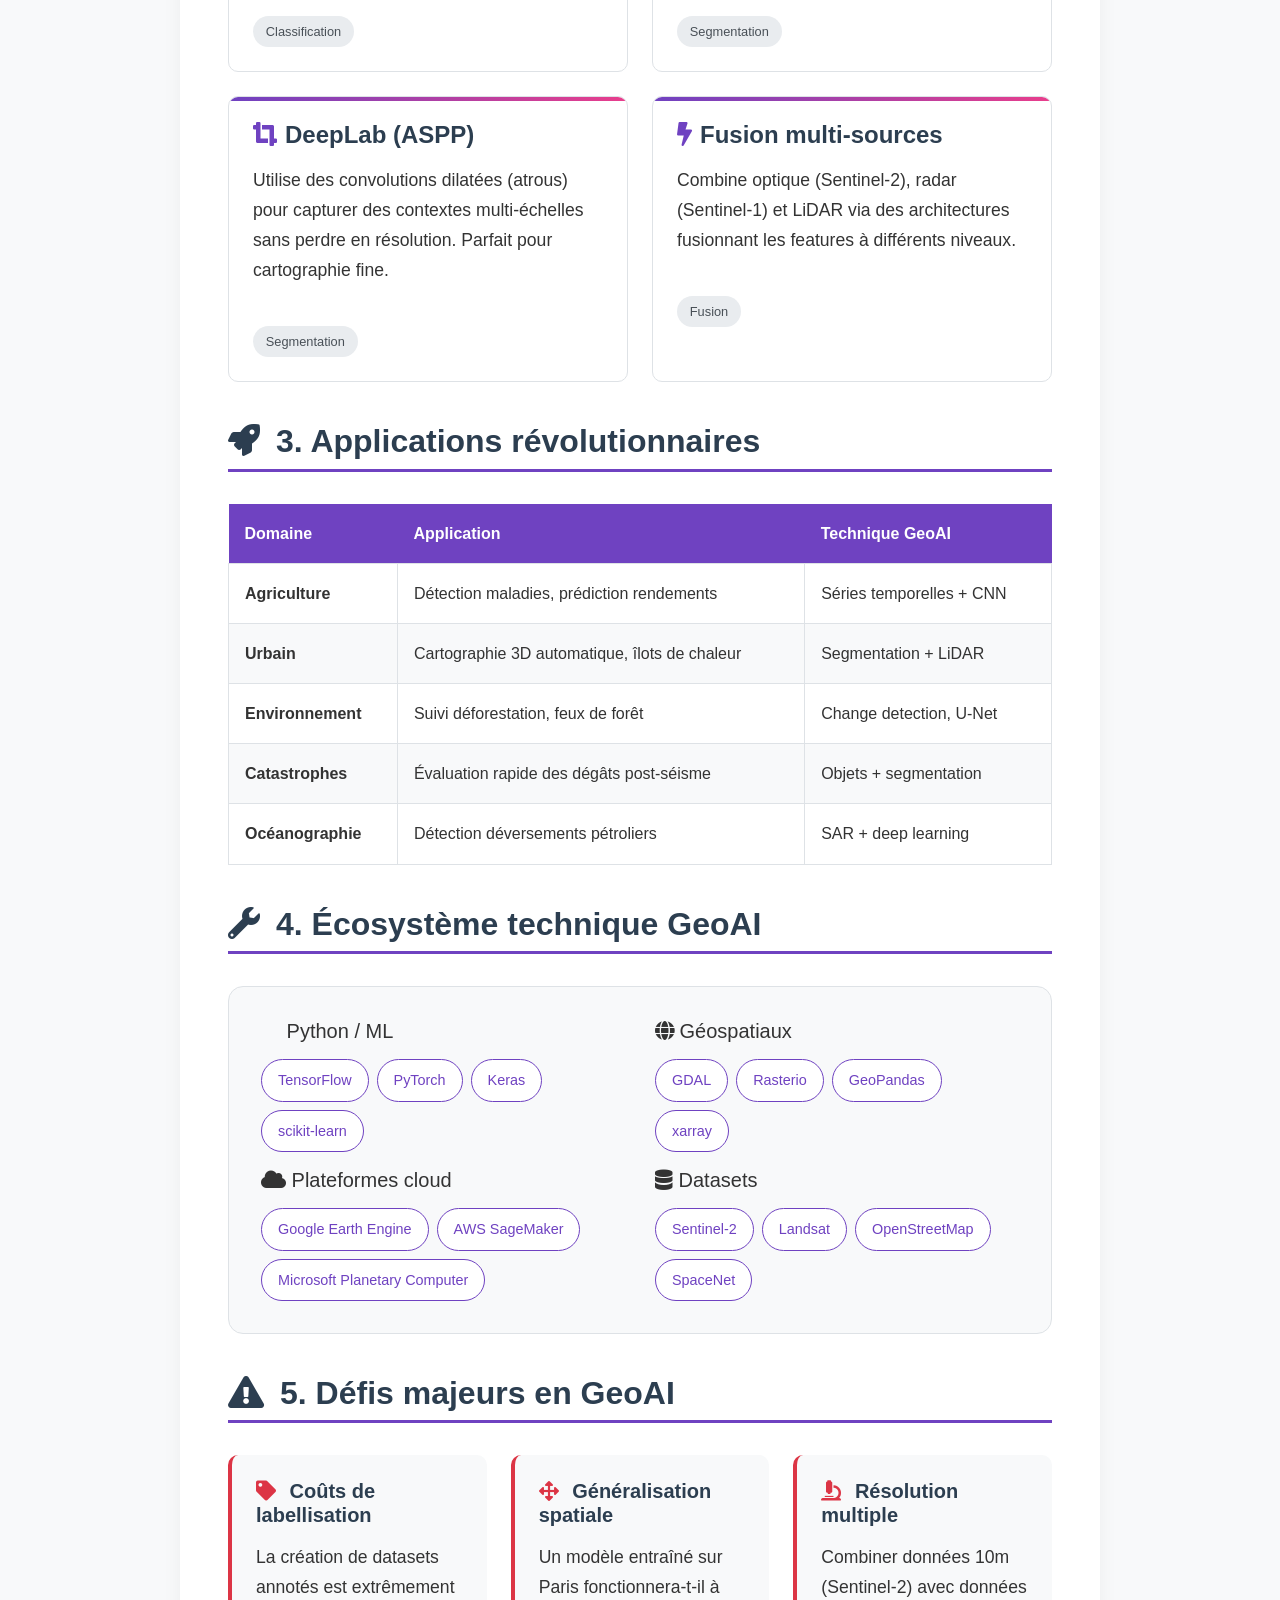
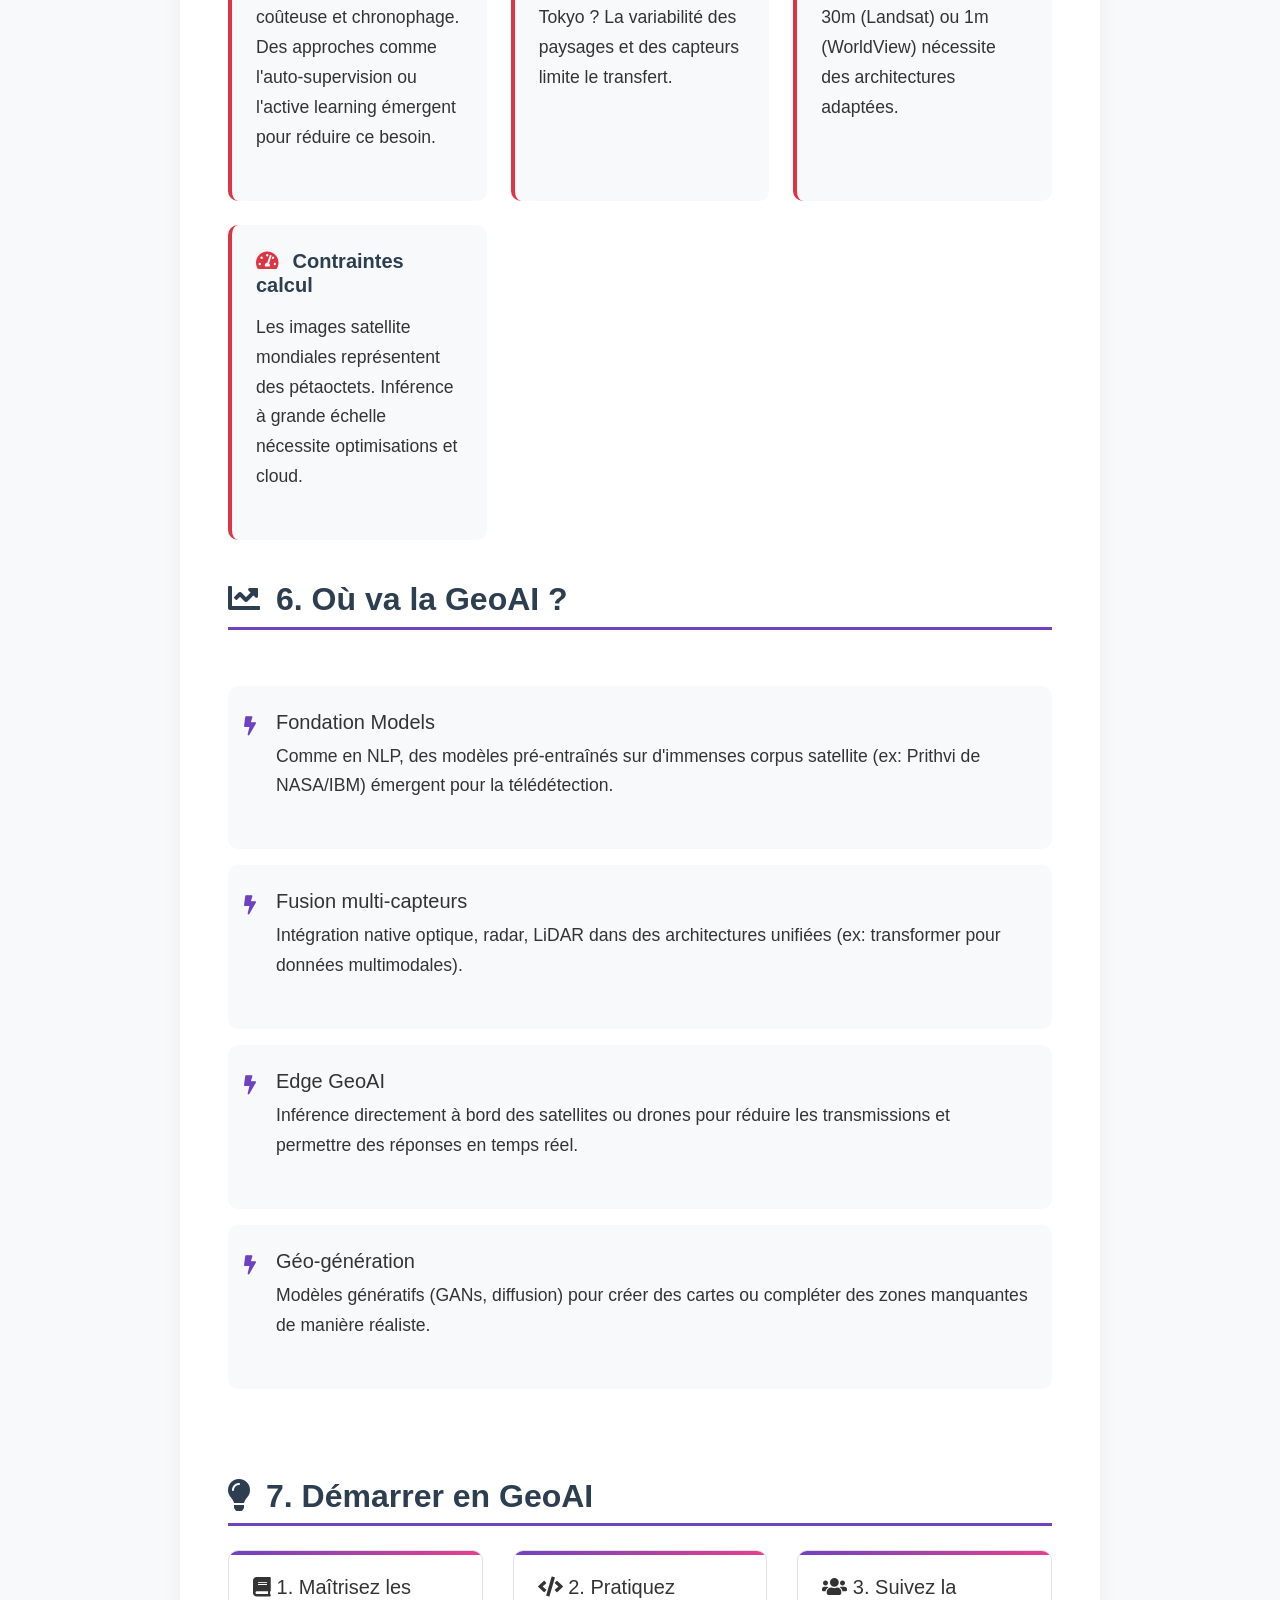
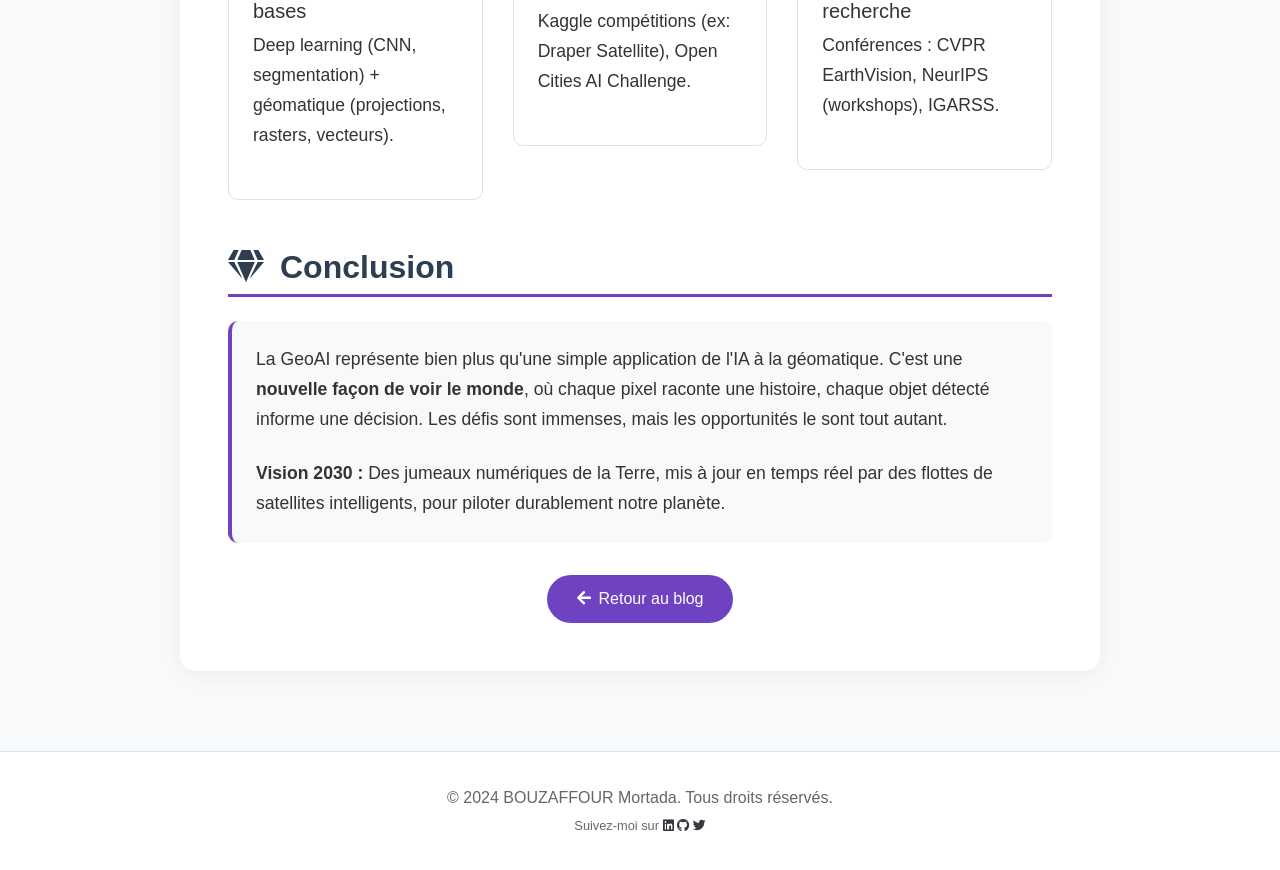
<file: blog_geoai.html>
<!DOCTYPE html>
<html lang="fr">
<head>
    <meta charset="utf-8">
    <meta name="viewport" content="width=device-width, initial-scale=1">
    <title>GeoAI : IA et données géospatiales — Blog</title>
    <!-- Bootstrap CSS -->
    <link href="https://stackpath.bootstrapcdn.com/bootstrap/4.5.2/css/bootstrap.min.css" rel="stylesheet">
    <!-- Font Awesome pour les icônes -->
    <link rel="stylesheet" href="https://cdnjs.cloudflare.com/ajax/libs/font-awesome/5.15.4/css/all.min.css">
    <style>
        body {
            font-family: 'Segoe UI', Tahoma, Geneva, Verdana, sans-serif;
            line-height: 1.7;
            color: #333;
            background-color: #f8f9fa;
        }
        .navbar {
            box-shadow: 0 2px 10px rgba(0,0,0,0.1);
        }
        .navbar-brand {
            font-weight: 700;
            color: #2c3e50 !important;
        }
        .article-header {
            background: linear-gradient(135deg, #6f42c1 0%, #e83e8c 100%);
            color: white;
            padding: 3rem 0;
            margin-bottom: 2rem;
            border-radius: 0 0 50px 50px;
        }
        .article-header h1 {
            font-weight: 700;
            font-size: 2.5rem;
            margin-bottom: 1rem;
        }
        .article-meta {
            color: rgba(255,255,255,0.9);
            font-size: 0.9rem;
        }
        .article-meta i {
            margin-right: 5px;
        }
        .main-content {
            background: white;
            border-radius: 15px;
            padding: 3rem;
            box-shadow: 0 5px 20px rgba(0,0,0,0.05);
            margin-bottom: 2rem;
        }
        .main-content h2 {
            color: #2c3e50;
            font-weight: 600;
            margin: 2.5rem 0 1.5rem 0;
            padding-bottom: 0.5rem;
            border-bottom: 3px solid #6f42c1;
        }
        .main-content h2:first-of-type {
            margin-top: 0;
        }
        .main-content h3 {
            color: #2c3e50;
            font-weight: 600;
            margin: 1.5rem 0 1rem 0;
        }
        .main-content p {
            font-size: 1.1rem;
            margin-bottom: 1.5rem;
        }
        .main-content p.lead {
            font-size: 1.3rem;
            font-weight: 300;
            color: #555;
        }
        
        /* Cartes techniques */
        .tech-grid {
            display: grid;
            grid-template-columns: repeat(auto-fit, minmax(280px, 1fr));
            gap: 1.5rem;
            margin: 2rem 0;
        }
        .tech-card {
            background: white;
            border: 1px solid #dee2e6;
            border-radius: 10px;
            padding: 1.5rem;
            transition: all 0.3s;
            position: relative;
            overflow: hidden;
        }
        .tech-card::before {
            content: '';
            position: absolute;
            top: 0;
            left: 0;
            right: 0;
            height: 4px;
            background: linear-gradient(90deg, #6f42c1, #e83e8c);
        }
        .tech-card:hover {
            transform: translateY(-5px);
            box-shadow: 0 10px 30px rgba(111,66,193,0.1);
        }
        .tech-card h4 {
            color: #2c3e50;
            font-weight: 600;
            margin-bottom: 1rem;
        }
        .tech-card h4 i {
            color: #6f42c1;
            margin-right: 8px;
        }
        .tech-badge {
            display: inline-block;
            padding: 0.3rem 0.8rem;
            border-radius: 50px;
            font-size: 0.8rem;
            font-weight: 500;
            background: #e9ecef;
            color: #495057;
            margin-top: 1rem;
        }
        
        /* Cartes architecture */
        .arch-card {
            background: linear-gradient(135deg, #6f42c1 0%, #e83e8c 100%);
            color: white;
            border-radius: 15px;
            padding: 2rem;
            margin: 2rem 0;
        }
        .arch-card h3 {
            color: white;
            border-bottom: 2px solid rgba(255,255,255,0.3);
            padding-bottom: 1rem;
        }
        .arch-card ul li {
            margin-bottom: 0.5rem;
        }
        
        /* Cartes enjeux */
        .challenge-grid {
            display: grid;
            grid-template-columns: repeat(auto-fit, minmax(250px, 1fr));
            gap: 1.5rem;
            margin: 2rem 0;
        }
        .challenge-card {
            background: #f8f9fa;
            border-radius: 10px;
            padding: 1.5rem;
            border-left: 4px solid #dc3545;
        }
        .challenge-card h5 {
            color: #2c3e50;
            font-weight: 600;
            margin-bottom: 1rem;
        }
        .challenge-card h5 i {
            color: #dc3545;
            margin-right: 8px;
        }
        
        /* Timeline d'évolution */
        .timeline {
            position: relative;
            padding: 2rem 0;
        }
        .timeline-item {
            padding: 1.5rem;
            background: #f8f9fa;
            border-radius: 10px;
            margin-bottom: 1rem;
            position: relative;
            padding-left: 3rem;
        }
        .timeline-item::before {
            content: '\f0e7';
            font-family: 'Font Awesome 5 Free';
            font-weight: 900;
            position: absolute;
            left: 1rem;
            color: #6f42c1;
            font-size: 1.2rem;
        }
        
        /* Tableau applications */
        .app-table {
            margin: 2rem 0;
        }
        .app-table table {
            width: 100%;
            border-collapse: collapse;
        }
        .app-table th {
            background: #6f42c1;
            color: white;
            padding: 1rem;
            font-weight: 600;
        }
        .app-table td {
            padding: 1rem;
            border: 1px solid #dee2e6;
        }
        .app-table tr:nth-child(even) {
            background: #f8f9fa;
        }
        
        /* Boîte outils */
        .tool-box {
            background: #f8f9fa;
            border-radius: 15px;
            padding: 2rem;
            margin: 2rem 0;
            border: 1px solid #dee2e6;
        }
        .tool-tags {
            display: flex;
            flex-wrap: wrap;
            gap: 0.5rem;
            margin-top: 1rem;
        }
        .tool-tag {
            background: white;
            border: 1px solid #6f42c1;
            color: #6f42c1;
            padding: 0.5rem 1rem;
            border-radius: 50px;
            font-size: 0.9rem;
            transition: all 0.3s;
        }
        .tool-tag:hover {
            background: #6f42c1;
            color: white;
        }
        
        .btn-retour {
            background: #6f42c1;
            color: white;
            padding: 12px 30px;
            border-radius: 50px;
            font-weight: 500;
            border: none;
            transition: background 0.3s, transform 0.2s;
            margin-top: 2rem;
        }
        .btn-retour:hover {
            background: #5a32a3;
            color: white;
            transform: translateY(-2px);
            box-shadow: 0 5px 15px rgba(111,66,193,0.4);
        }
        .btn-retour i {
            margin-right: 8px;
        }
        
        footer {
            background: white;
            padding: 2rem 0;
            margin-top: 3rem;
            text-align: center;
            color: #666;
            border-top: 1px solid #dee2e6;
        }
        
        @media (max-width: 768px) {
            .article-header h1 {
                font-size: 2rem;
            }
            .main-content {
                padding: 1.5rem;
            }
        }
    </style>
</head>
<body>
    <!-- Navigation -->
    <nav class="navbar navbar-expand-lg navbar-light bg-light">
        <div class="container">
            <a class="navbar-brand" href="index.html">
                <i class="fas fa-code mr-2"></i>BOUZAFFOUR Mortada
            </a>
        </div>
    </nav>

    <!-- En-tête de l'article -->
    <header class="article-header">
        <div class="container text-center">
            <h1>GeoAI : intelligence artificielle appliquée aux données géospatiales</h1>
            <div class="article-meta">
                <span class="mr-4"><i class="far fa-calendar-alt"></i> 25 Mars 2024</span>
                <span><i class="far fa-clock"></i> Temps de lecture : 8 min</span>
            </div>
        </div>
    </header>

    <!-- Contenu principal -->
    <main class="container">
        <div class="row">
            <div class="col-lg-10 mx-auto">
                <article class="main-content">
                    <!-- Introduction enrichie -->
                    <p class="lead">
                        La convergence entre intelligence artificielle et sciences géospatiales a donné naissance à un domaine 
                        fascinant : la GeoAI. Cette discipline révolutionne notre capacité à analyser, comprendre et modéliser 
                        le monde qui nous entoure, des profondeurs des océans aux métropoles tentaculaires.
                    </p>

                    <p>
                        En combinant la puissance des réseaux de neurones profonds avec la richesse des données géospatiales 
                        (satellites, drones, capteurs IoT), la GeoAI ouvre des possibilités inédites en cartographie automatique, 
                        en surveillance environnementale et en planification urbaine. Plongeons dans les techniques, outils et 
                        défis de cette discipline en pleine effervescence.
                    </p>

                    <!-- Section 1 : Qu'est-ce que la GeoAI -->
                    <h2><i class="fas fa-brain mr-3"></i>1. GeoAI : fusion entre géomatique et deep learning</h2>
                    
                    <p>
                        La GeoAI ne se limite pas à appliquer des algorithmes d'apprentissage automatique à des données spatiales. 
                        C'est une <strong>synergie profonde</strong> où les particularités des données géographiques (auto-corrélation 
                        spatiale, échelles multiples, projections) influencent la conception même des modèles d'IA.
                    </p>

                    <div class="arch-card">
                        <h3><i class="fas fa-cubes mr-3"></i>Les piliers de la GeoAI</h3>
                        <div class="row">
                            <div class="col-md-4">
                                <p><strong><i class="fas fa-satellite"></i> Télédétection</strong></p>
                                <ul>
                                    <li>Analyse d'images satellite</li>
                                    <li>Traitements hyperspectraux</li>
                                    <li>Séries temporelles</li>
                                </ul>
                            </div>
                            <div class="col-md-4">
                                <p><strong><i class="fas fa-map"></i> Vision spatiale</strong></p>
                                <ul>
                                    <li>Détection d'objets</li>
                                    <li>Segmentation sémantique</li>
                                    <li>Reconnaissance de formes</li>
                                </ul>
                            </div>
                            <div class="col-md-4">
                                <p><strong><i class="fas fa-project-diagram"></i> Analyse prédictive</strong></p>
                                <ul>
                                    <li>Évolution urbaine</li>
                                    <li>Risques naturels</li>
                                    <li>Dynamiques spatiales</li>
                                </ul>
                            </div>
                        </div>
                    </div>

                    <!-- Section 2 : Techniques fondamentales -->
                    <h2><i class="fas fa-microchip mr-3"></i>2. Techniques et architectures deep learning</h2>
                    
                    <div class="tech-grid">
                        <div class="tech-card">
                            <h4><i class="fas fa-layer-group"></i>CNN pour classification</h4>
                            <p>Les réseaux de neurones convolutionnels classifient des patches d'images satellite pour identifier l'occupation des sols : forêts, zones urbaines, cultures, plans d'eau.</p>
                            <span class="tech-badge">Classification</span>
                        </div>
                        <div class="tech-card">
                            <h4><i class="fas fa-cut"></i>U-Net pour segmentation</h4>
                            <p>Architecture encoder-decoder avec skip connections. Idéale pour segmenter précisément routes, bâtiments ou champs agricoles à l'échelle du pixel.</p>
                            <span class="tech-badge">Segmentation</span>
                        </div>
                        <div class="tech-card">
                            <h4><i class="fas fa-crop-alt"></i>DeepLab (ASPP)</h4>
                            <p>Utilise des convolutions dilatées (atrous) pour capturer des contextes multi-échelles sans perdre en résolution. Parfait pour cartographie fine.</p>
                            <span class="tech-badge">Segmentation</span>
                        </div>
                        <div class="tech-card">
                            <h4><i class="fas fa-bolt"></i>Fusion multi-sources</h4>
                            <p>Combine optique (Sentinel-2), radar (Sentinel-1) et LiDAR via des architectures fusionnant les features à différents niveaux.</p>
                            <span class="tech-badge">Fusion</span>
                        </div>
                    </div>

                    <!-- Section 3 : Applications concrètes -->
                    <h2><i class="fas fa-rocket mr-3"></i>3. Applications révolutionnaires</h2>
                    
                    <div class="app-table">
                        <table>
                            <thead>
                                <tr>
                                    <th>Domaine</th>
                                    <th>Application</th>
                                    <th>Technique GeoAI</th>
                                </tr>
                            </thead>
                            <tbody>
                                <tr>
                                    <td><strong>Agriculture</strong></td>
                                    <td>Détection maladies, prédiction rendements</td>
                                    <td>Séries temporelles + CNN</td>
                                </tr>
                                <tr>
                                    <td><strong>Urbain</strong></td>
                                    <td>Cartographie 3D automatique, îlots de chaleur</td>
                                    <td>Segmentation + LiDAR</td>
                                </tr>
                                <tr>
                                    <td><strong>Environnement</strong></td>
                                    <td>Suivi déforestation, feux de forêt</td>
                                    <td>Change detection, U-Net</td>
                                </tr>
                                <tr>
                                    <td><strong>Catastrophes</strong></td>
                                    <td>Évaluation rapide des dégâts post-séisme</td>
                                    <td>Objets + segmentation</td>
                                </tr>
                                <tr>
                                    <td><strong>Océanographie</strong></td>
                                    <td>Détection déversements pétroliers</td>
                                    <td>SAR + deep learning</td>
                                </tr>
                            </tbody>
                        </table>
                    </div>

                    <!-- Section 4 : Outils et frameworks -->
                    <h2><i class="fas fa-wrench mr-3"></i>4. Écosystème technique GeoAI</h2>
                    
                    <div class="tool-box">
                        <div class="row">
                            <div class="col-md-6">
                                <h5><i class="fas fa-python"></i> Python / ML</h5>
                                <div class="tool-tags">
                                    <span class="tool-tag">TensorFlow</span>
                                    <span class="tool-tag">PyTorch</span>
                                    <span class="tool-tag">Keras</span>
                                    <span class="tool-tag">scikit-learn</span>
                                </div>
                            </div>
                            <div class="col-md-6">
                                <h5><i class="fas fa-globe"></i> Géospatiaux</h5>
                                <div class="tool-tags">
                                    <span class="tool-tag">GDAL</span>
                                    <span class="tool-tag">Rasterio</span>
                                    <span class="tool-tag">GeoPandas</span>
                                    <span class="tool-tag">xarray</span>
                                </div>
                            </div>
                            <div class="col-md-6 mt-3">
                                <h5><i class="fas fa-cloud"></i> Plateformes cloud</h5>
                                <div class="tool-tags">
                                    <span class="tool-tag">Google Earth Engine</span>
                                    <span class="tool-tag">AWS SageMaker</span>
                                    <span class="tool-tag">Microsoft Planetary Computer</span>
                                </div>
                            </div>
                            <div class="col-md-6 mt-3">
                                <h5><i class="fas fa-database"></i> Datasets</h5>
                                <div class="tool-tags">
                                    <span class="tool-tag">Sentinel-2</span>
                                    <span class="tool-tag">Landsat</span>
                                    <span class="tool-tag">OpenStreetMap</span>
                                    <span class="tool-tag">SpaceNet</span>
                                </div>
                            </div>
                        </div>
                    </div>

                    <!-- Section 5 : Enjeux et défis -->
                    <h2><i class="fas fa-exclamation-triangle mr-3"></i>5. Défis majeurs en GeoAI</h2>
                    
                    <div class="challenge-grid">
                        <div class="challenge-card">
                            <h5><i class="fas fa-tag"></i> Coûts de labellisation</h5>
                            <p>La création de datasets annotés est extrêmement coûteuse et chronophage. Des approches comme l'auto-supervision ou l'active learning émergent pour réduire ce besoin.</p>
                        </div>
                        <div class="challenge-card">
                            <h5><i class="fas fa-arrows-alt"></i> Généralisation spatiale</h5>
                            <p>Un modèle entraîné sur Paris fonctionnera-t-il à Tokyo ? La variabilité des paysages et des capteurs limite le transfert.</p>
                        </div>
                        <div class="challenge-card">
                            <h5><i class="fas fa-microscope"></i> Résolution multiple</h5>
                            <p>Combiner données 10m (Sentinel-2) avec données 30m (Landsat) ou 1m (WorldView) nécessite des architectures adaptées.</p>
                        </div>
                        <div class="challenge-card">
                            <h5><i class="fas fa-tachometer-alt"></i> Contraintes calcul</h5>
                            <p>Les images satellite mondiales représentent des pétaoctets. Inférence à grande échelle nécessite optimisations et cloud.</p>
                        </div>
                    </div>

                    <!-- Section 6 : Évolution et tendances -->
                    <h2><i class="fas fa-chart-line mr-3"></i>6. Où va la GeoAI ?</h2>
                    
                    <div class="timeline">
                        <div class="timeline-item">
                            <h5>Fondation Models</h5>
                            <p>Comme en NLP, des modèles pré-entraînés sur d'immenses corpus satellite (ex: Prithvi de NASA/IBM) émergent pour la télédétection.</p>
                        </div>
                        <div class="timeline-item">
                            <h5>Fusion multi-capteurs</h5>
                            <p>Intégration native optique, radar, LiDAR dans des architectures unifiées (ex: transformer pour données multimodales).</p>
                        </div>
                        <div class="timeline-item">
                            <h5>Edge GeoAI</h5>
                            <p>Inférence directement à bord des satellites ou drones pour réduire les transmissions et permettre des réponses en temps réel.</p>
                        </div>
                        <div class="timeline-item">
                            <h5>Géo-génération</h5>
                            <p>Modèles génératifs (GANs, diffusion) pour créer des cartes ou compléter des zones manquantes de manière réaliste.</p>
                        </div>
                    </div>

                    <!-- Section 7 : Conseils pratiques -->
                    <h2><i class="fas fa-lightbulb mr-3"></i>7. Démarrer en GeoAI</h2>
                    
                    <div class="row">
                        <div class="col-md-4">
                            <div class="tech-card">
                                <h5><i class="fas fa-book"></i> 1. Maîtrisez les bases</h5>
                                <p>Deep learning (CNN, segmentation) + géomatique (projections, rasters, vecteurs).</p>
                            </div>
                        </div>
                        <div class="col-md-4">
                            <div class="tech-card">
                                <h5><i class="fas fa-code"></i> 2. Pratiquez</h5>
                                <p>Kaggle compétitions (ex: Draper Satellite), Open Cities AI Challenge.</p>
                            </div>
                        </div>
                        <div class="col-md-4">
                            <div class="tech-card">
                                <h5><i class="fas fa-users"></i> 3. Suivez la recherche</h5>
                                <p>Conférences : CVPR EarthVision, NeurIPS (workshops), IGARSS.</p>
                            </div>
                        </div>
                    </div>

                    <!-- Conclusion -->
                    <h2 class="mt-5"><i class="fas fa-gem mr-3"></i>Conclusion</h2>
                    <div class="challenge-card" style="border-left-color: #6f42c1;">
                        <p>
                            La GeoAI représente bien plus qu'une simple application de l'IA à la géomatique. C'est une 
                            <strong>nouvelle façon de voir le monde</strong>, où chaque pixel raconte une histoire, chaque 
                            objet détecté informe une décision. Les défis sont immenses, mais les opportunités le sont tout autant.
                        </p>
                        <p class="mb-0">
                            <strong>Vision 2030 :</strong> Des jumeaux numériques de la Terre, mis à jour en temps réel par des 
                            flottes de satellites intelligents, pour piloter durablement notre planète.
                        </p>
                    </div>

                    <!-- Lien de retour -->
                    <div class="text-center">
                        <a href="blog.html" class="btn btn-retour">
                            <i class="fas fa-arrow-left"></i>Retour au blog
                        </a>
                    </div>
                </article>
            </div>
        </div>
    </main>

    <!-- Footer -->
    <footer>
        <div class="container">
            <p class="mb-0">&copy; 2024 BOUZAFFOUR Mortada. Tous droits réservés.</p>
            <p class="mb-0">
                <small>Suivez-moi sur 
                    <a href="#" class="text-dark"><i class="fab fa-linkedin"></i></a> 
                    <a href="#" class="text-dark"><i class="fab fa-github"></i></a>
                    <a href="#" class="text-dark"><i class="fab fa-twitter"></i></a>
                </small>
            </p>
        </div>
    </footer>
</body>
</html>
</file>
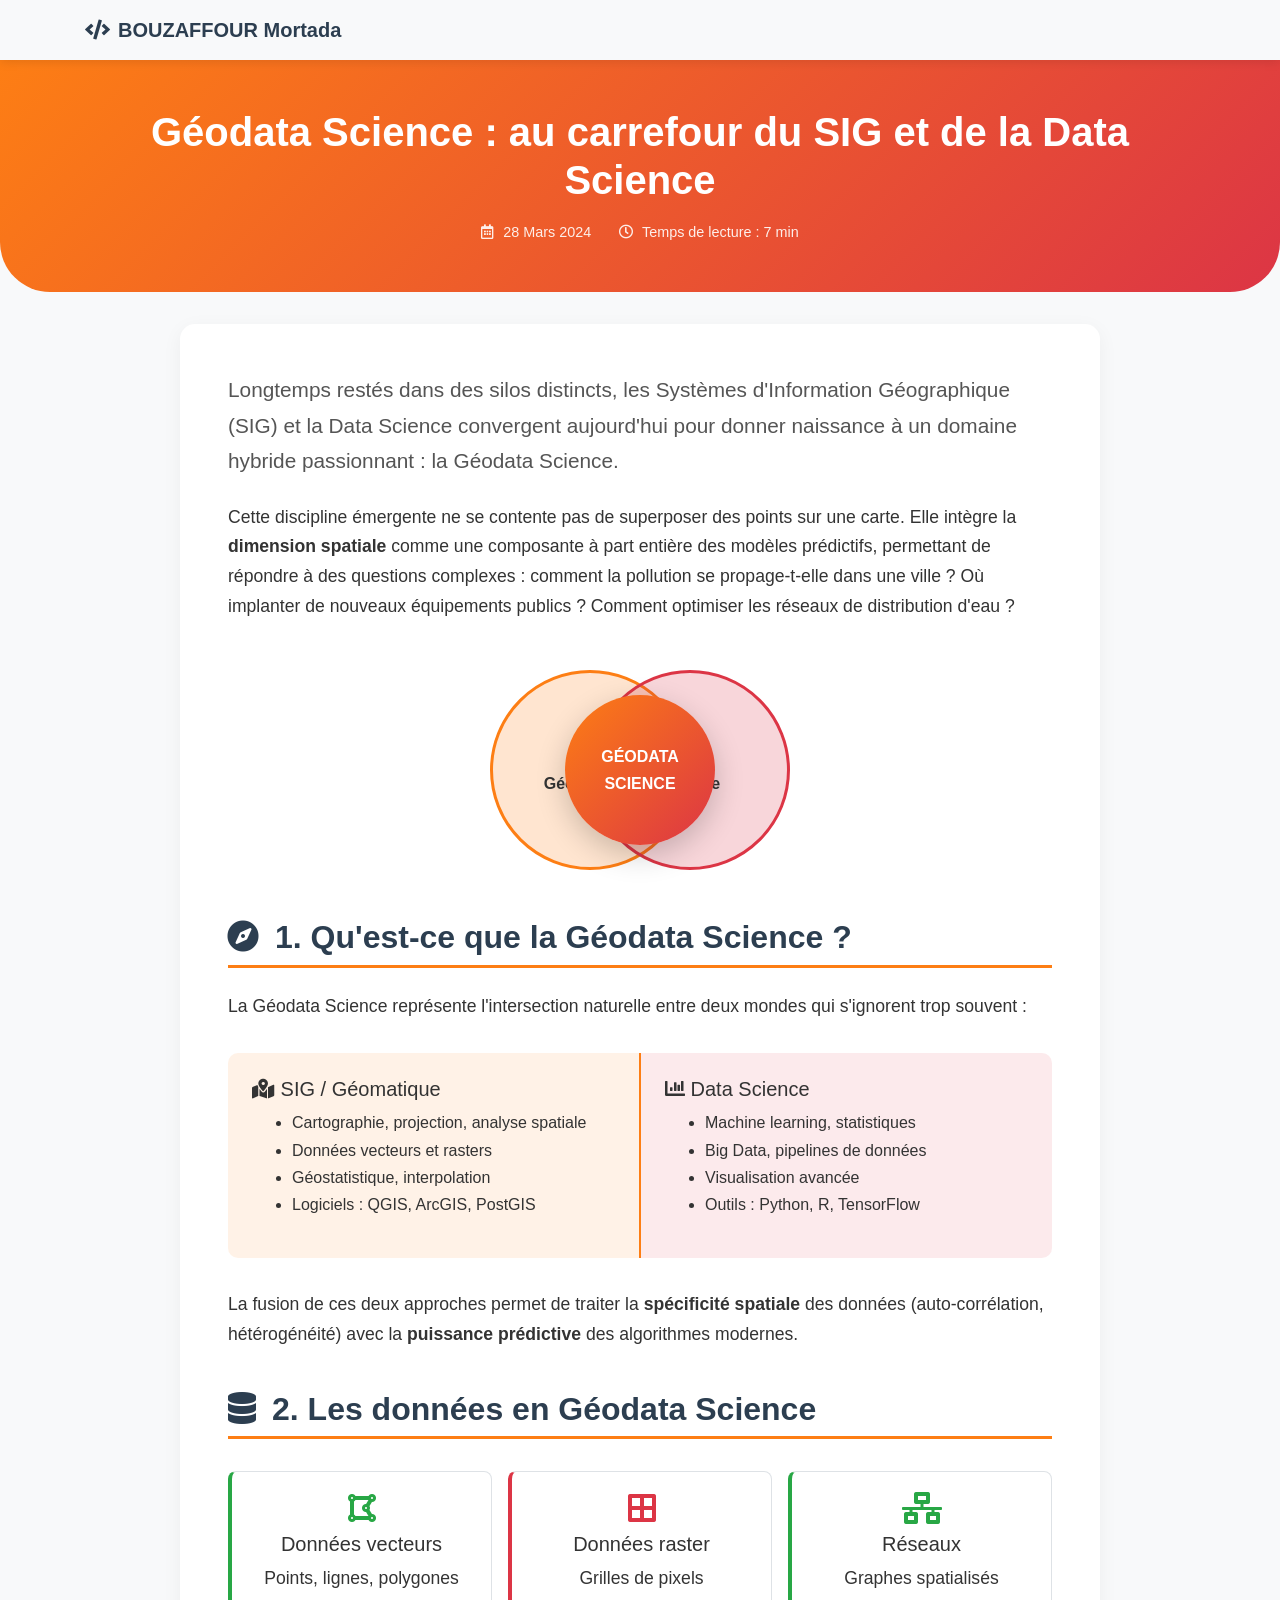
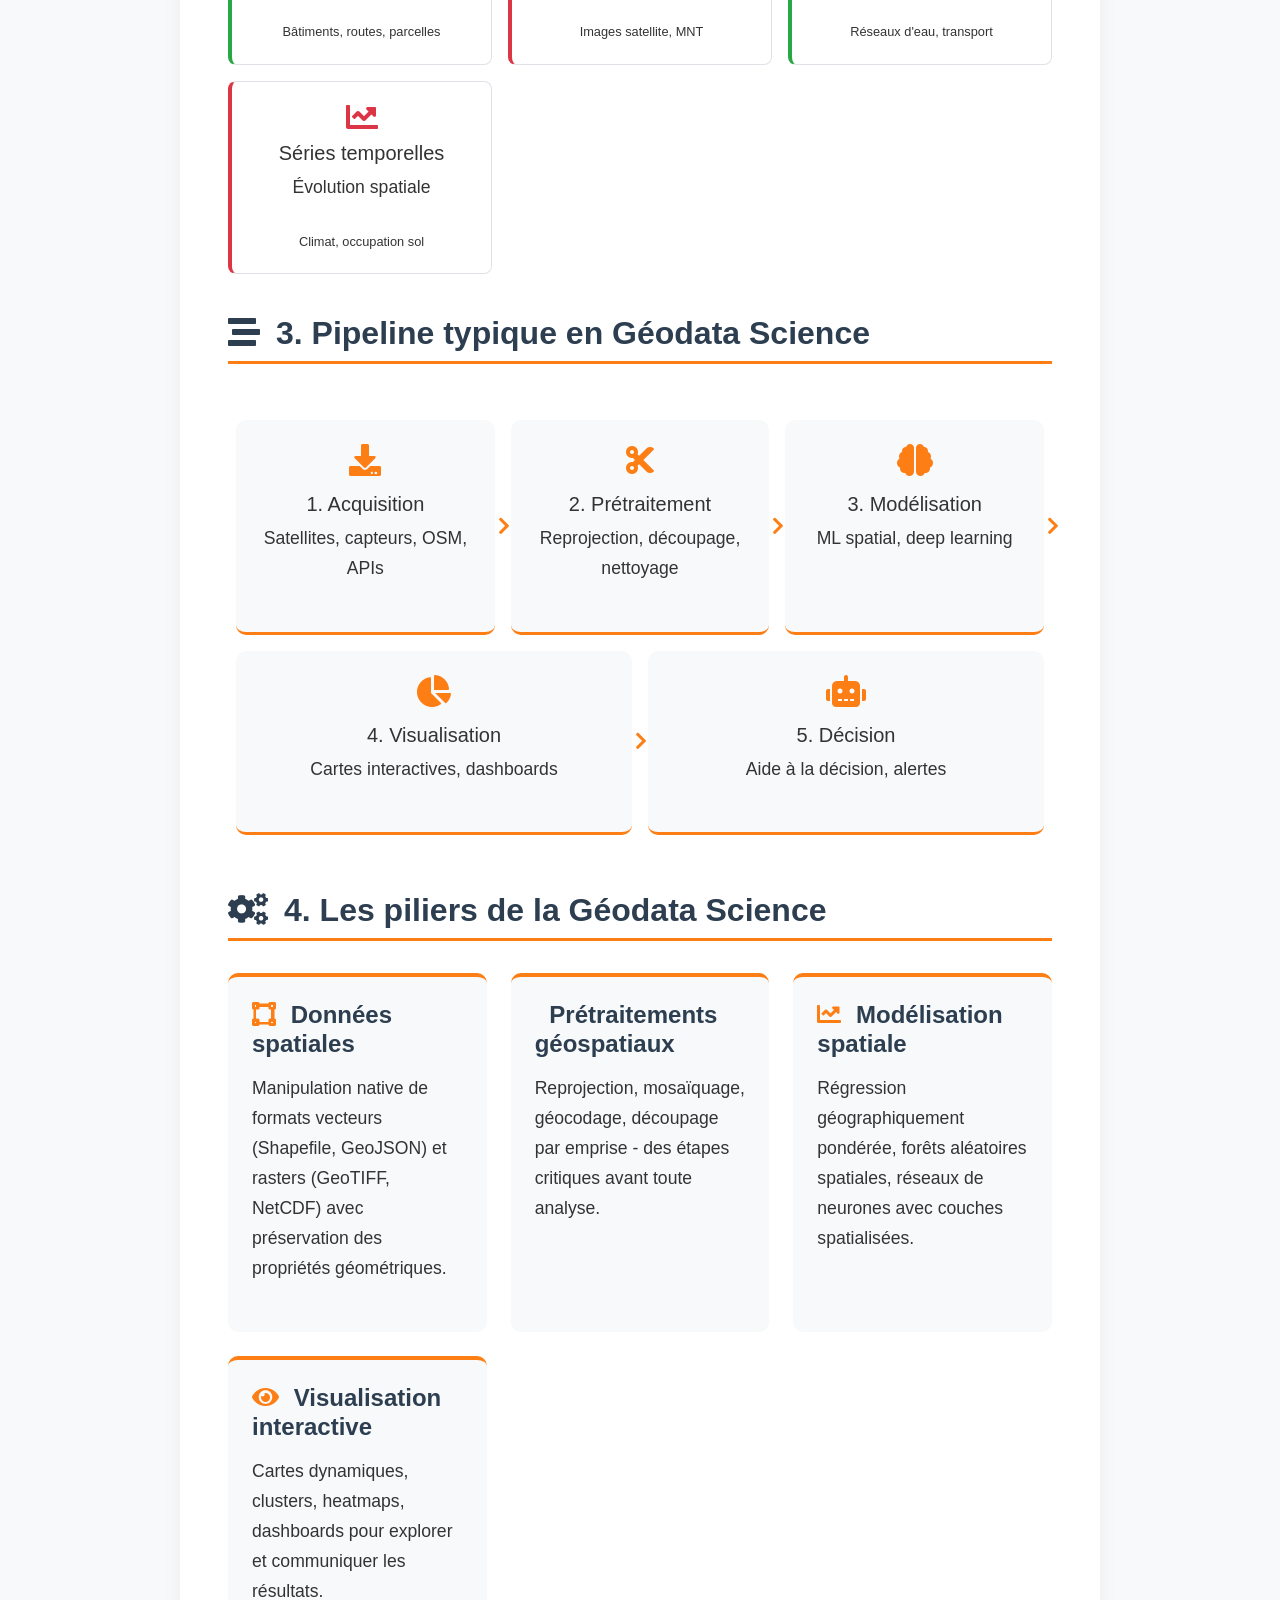
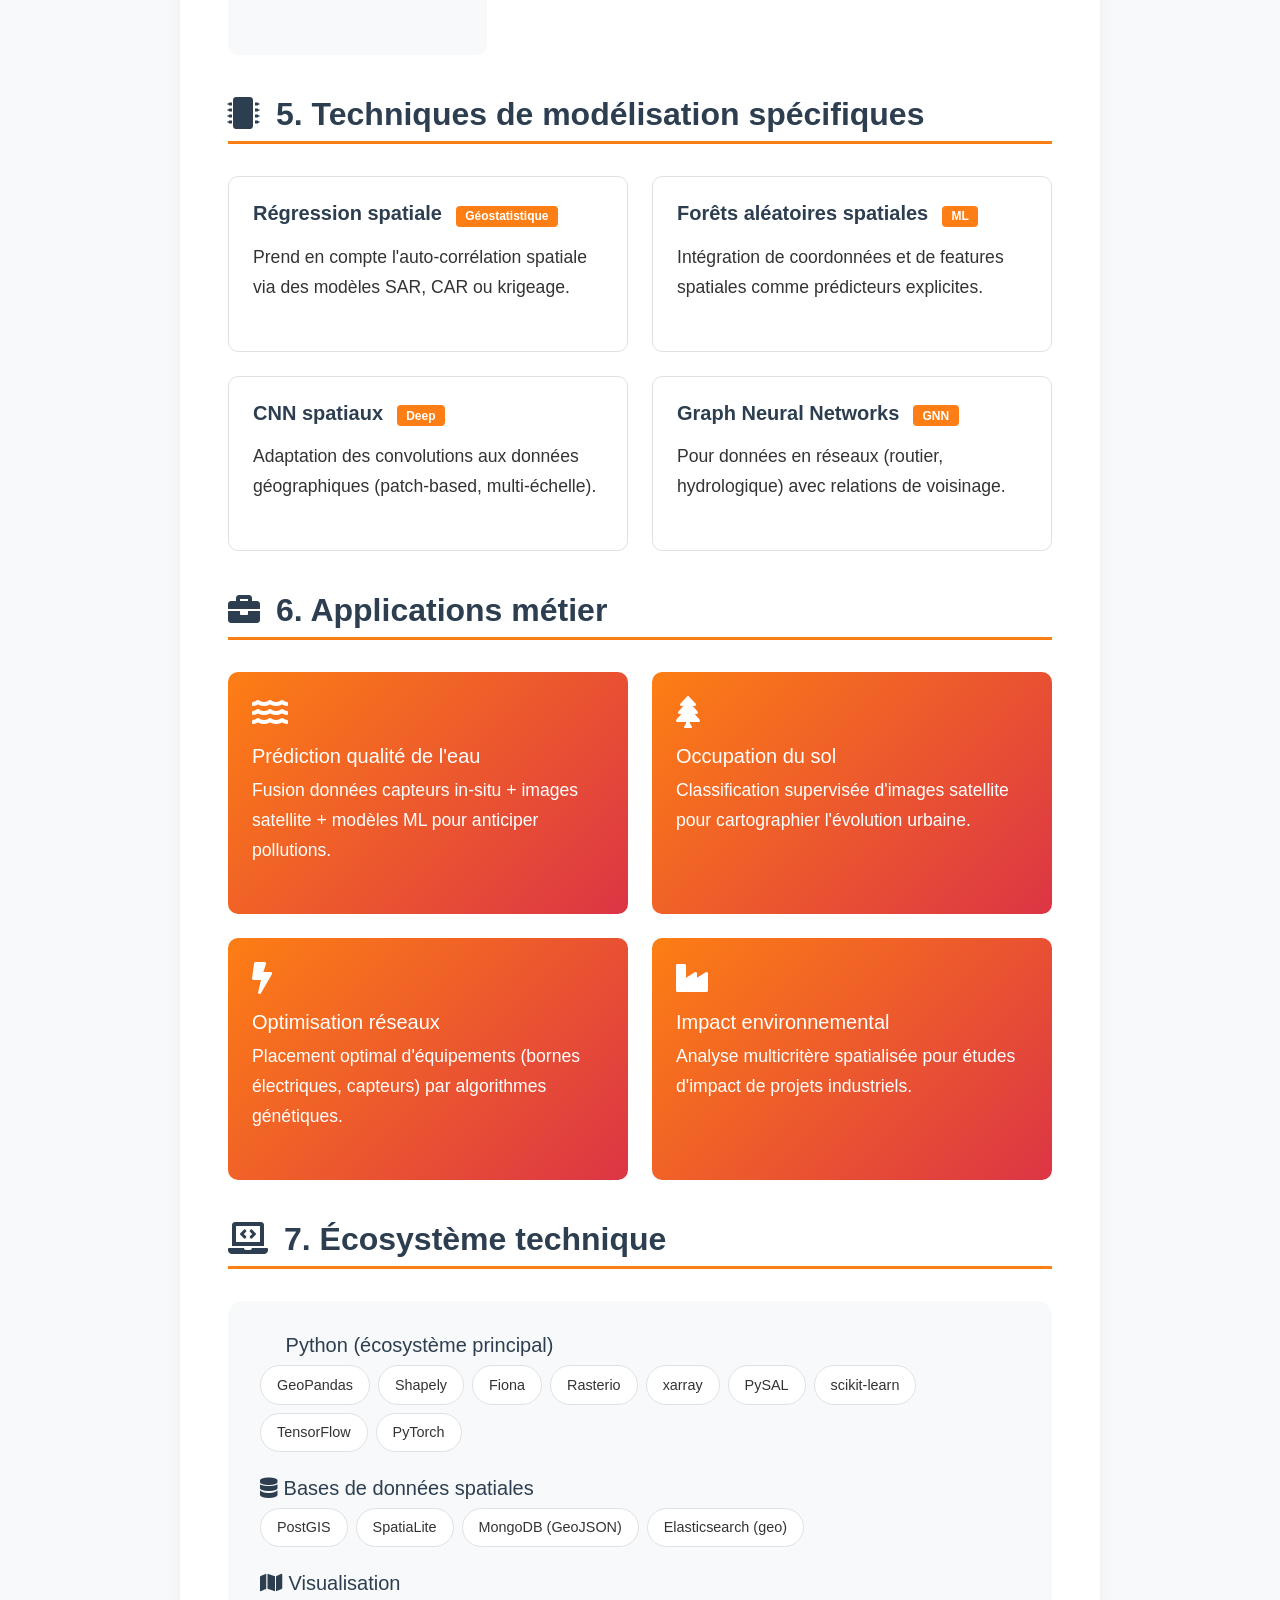
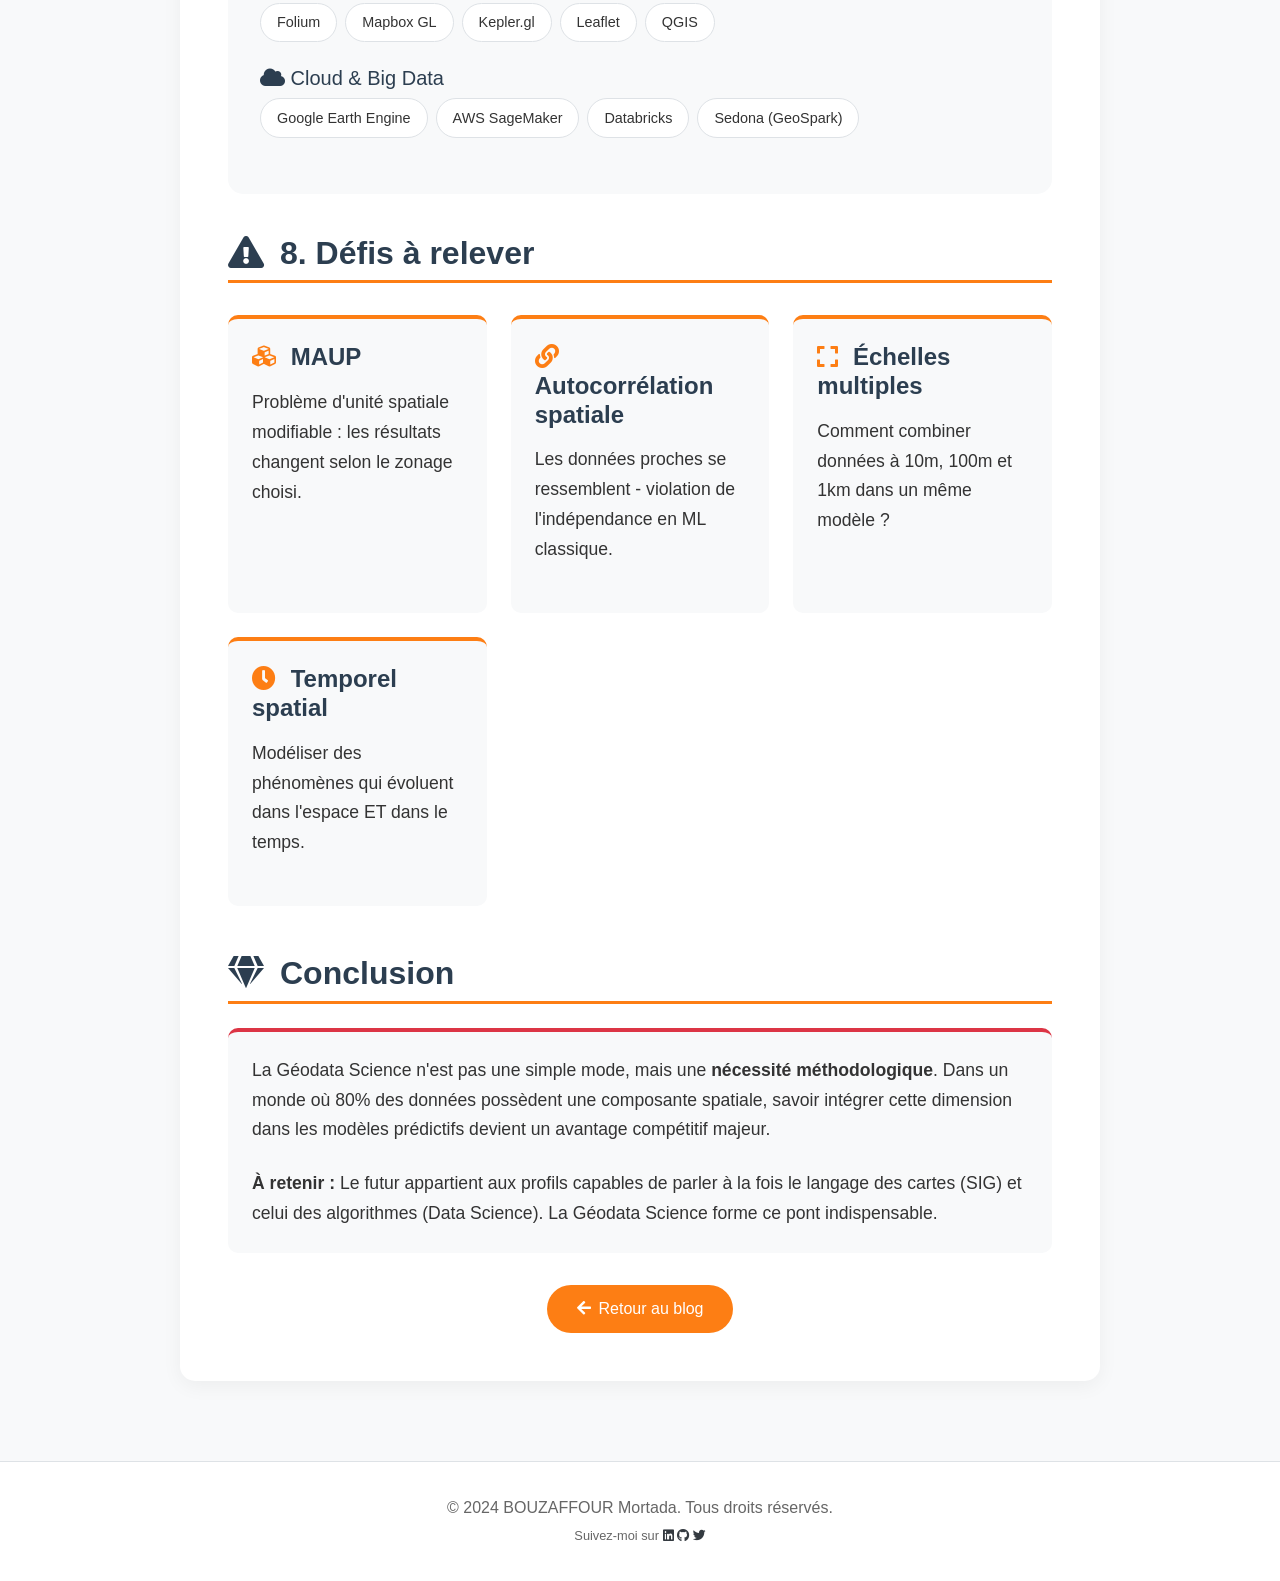
<file: blog_geodata_science.html>
<!DOCTYPE html>
<html lang="fr">
<head>
    <meta charset="utf-8">
    <meta name="viewport" content="width=device-width, initial-scale=1">
    <title>Géodata Science : SIG et Data Science — Blog</title>
    <!-- Bootstrap CSS -->
    <link href="https://stackpath.bootstrapcdn.com/bootstrap/4.5.2/css/bootstrap.min.css" rel="stylesheet">
    <!-- Font Awesome pour les icônes -->
    <link rel="stylesheet" href="https://cdnjs.cloudflare.com/ajax/libs/font-awesome/5.15.4/css/all.min.css">
    <style>
        body {
            font-family: 'Segoe UI', Tahoma, Geneva, Verdana, sans-serif;
            line-height: 1.7;
            color: #333;
            background-color: #f8f9fa;
        }
        .navbar {
            box-shadow: 0 2px 10px rgba(0,0,0,0.1);
        }
        .navbar-brand {
            font-weight: 700;
            color: #2c3e50 !important;
        }
        .article-header {
            background: linear-gradient(135deg, #fd7e14 0%, #dc3545 100%);
            color: white;
            padding: 3rem 0;
            margin-bottom: 2rem;
            border-radius: 0 0 50px 50px;
        }
        .article-header h1 {
            font-weight: 700;
            font-size: 2.5rem;
            margin-bottom: 1rem;
        }
        .article-meta {
            color: rgba(255,255,255,0.9);
            font-size: 0.9rem;
        }
        .article-meta i {
            margin-right: 5px;
        }
        .main-content {
            background: white;
            border-radius: 15px;
            padding: 3rem;
            box-shadow: 0 5px 20px rgba(0,0,0,0.05);
            margin-bottom: 2rem;
        }
        .main-content h2 {
            color: #2c3e50;
            font-weight: 600;
            margin: 2.5rem 0 1.5rem 0;
            padding-bottom: 0.5rem;
            border-bottom: 3px solid #fd7e14;
        }
        .main-content h2:first-of-type {
            margin-top: 0;
        }
        .main-content h3 {
            color: #2c3e50;
            font-weight: 600;
            margin: 1.5rem 0 1rem 0;
        }
        .main-content p {
            font-size: 1.1rem;
            margin-bottom: 1.5rem;
        }
        .main-content p.lead {
            font-size: 1.3rem;
            font-weight: 300;
            color: #555;
        }
        
        /* Diagramme de Venn intersection */
        .venn-container {
            display: flex;
            justify-content: center;
            align-items: center;
            margin: 3rem 0;
            position: relative;
        }
        .venn-circle {
            width: 200px;
            height: 200px;
            border-radius: 50%;
            display: flex;
            align-items: center;
            justify-content: center;
            text-align: center;
            font-weight: 600;
            position: relative;
        }
        .circle-sig {
            background: rgba(253, 126, 20, 0.2);
            border: 3px solid #fd7e14;
            left: 50px;
        }
        .circle-ds {
            background: rgba(220, 53, 69, 0.2);
            border: 3px solid #dc3545;
            right: 50px;
        }
        .intersection {
            position: absolute;
            width: 150px;
            height: 150px;
            background: linear-gradient(135deg, #fd7e14 0%, #dc3545 100%);
            border-radius: 50%;
            display: flex;
            align-items: center;
            justify-content: center;
            color: white;
            font-weight: 700;
            text-align: center;
            z-index: 2;
            box-shadow: 0 10px 30px rgba(0,0,0,0.2);
        }
        
        @media (max-width: 768px) {
            .venn-container {
                flex-direction: column;
                height: auto;
            }
            .circle-sig, .circle-ds {
                position: static;
                margin: 1rem;
            }
            .intersection {
                position: static;
                margin: 1rem auto;
            }
        }
        
        /* Cartes caractéristiques */
        .feature-grid {
            display: grid;
            grid-template-columns: repeat(auto-fit, minmax(250px, 1fr));
            gap: 1.5rem;
            margin: 2rem 0;
        }
        .feature-card {
            background: #f8f9fa;
            border-radius: 10px;
            padding: 1.5rem;
            transition: all 0.3s;
            border-top: 4px solid #fd7e14;
            height: 100%;
        }
        .feature-card:hover {
            transform: translateY(-5px);
            box-shadow: 0 10px 30px rgba(253,126,20,0.1);
        }
        .feature-card h4 {
            color: #2c3e50;
            font-weight: 600;
            margin-bottom: 1rem;
        }
        .feature-card h4 i {
            color: #fd7e14;
            margin-right: 8px;
        }
        
        /* Cartes données */
        .data-type-grid {
            display: grid;
            grid-template-columns: repeat(auto-fit, minmax(200px, 1fr));
            gap: 1rem;
            margin: 2rem 0;
        }
        .data-type-card {
            background: white;
            border: 1px solid #dee2e6;
            border-radius: 8px;
            padding: 1.2rem;
            text-align: center;
            transition: all 0.3s;
        }
        .data-type-card.vector {
            border-left: 4px solid #28a745;
        }
        .data-type-card.raster {
            border-left: 4px solid #dc3545;
        }
        .data-type-card:hover {
            transform: scale(1.02);
            box-shadow: 0 5px 15px rgba(0,0,0,0.1);
        }
        .data-type-card i {
            font-size: 2rem;
            margin-bottom: 0.5rem;
        }
        .data-type-card.vector i {
            color: #28a745;
        }
        .data-type-card.raster i {
            color: #dc3545;
        }
        
        /* Pipeline visuel */
        .pipeline {
            display: flex;
            flex-wrap: wrap;
            justify-content: space-between;
            margin: 3rem 0;
            position: relative;
        }
        .pipeline-step {
            flex: 1 1 200px;
            text-align: center;
            padding: 1.5rem;
            background: #f8f9fa;
            border-radius: 10px;
            margin: 0.5rem;
            position: relative;
            border-bottom: 3px solid #fd7e14;
        }
        .pipeline-step i {
            font-size: 2rem;
            color: #fd7e14;
            margin-bottom: 1rem;
        }
        .pipeline-step::after {
            content: '\f054';
            font-family: 'Font Awesome 5 Free';
            font-weight: 900;
            position: absolute;
            right: -15px;
            top: 50%;
            transform: translateY(-50%);
            color: #fd7e14;
            font-size: 1.2rem;
        }
        .pipeline-step:last-child::after {
            display: none;
        }
        
        @media (max-width: 768px) {
            .pipeline-step::after {
                display: none;
            }
        }
        
        /* Cartes modélisation */
        .model-grid {
            display: grid;
            grid-template-columns: repeat(auto-fit, minmax(280px, 1fr));
            gap: 1.5rem;
            margin: 2rem 0;
        }
        .model-card {
            background: white;
            border: 1px solid #dee2e6;
            border-radius: 10px;
            padding: 1.5rem;
            transition: all 0.3s;
        }
        .model-card:hover {
            border-color: #fd7e14;
            box-shadow: 0 5px 20px rgba(253,126,20,0.1);
        }
        .model-card h5 {
            color: #2c3e50;
            font-weight: 600;
            margin-bottom: 1rem;
        }
        .model-badge {
            display: inline-block;
            padding: 0.2rem 0.6rem;
            border-radius: 4px;
            font-size: 0.75rem;
            font-weight: 600;
            background: #fd7e14;
            color: white;
            margin-left: 0.5rem;
        }
        
        /* Cartes cas d'usage */
        .usecase-grid {
            display: grid;
            grid-template-columns: repeat(auto-fit, minmax(300px, 1fr));
            gap: 1.5rem;
            margin: 2rem 0;
        }
        .usecase-card {
            background: linear-gradient(135deg, #fd7e14 0%, #dc3545 100%);
            color: white;
            border-radius: 10px;
            padding: 1.5rem;
            transition: transform 0.3s;
        }
        .usecase-card:hover {
            transform: translateY(-5px);
        }
        .usecase-card i {
            font-size: 2rem;
            margin-bottom: 1rem;
        }
        
        /* Stack technologique */
        .tech-stack {
            background: #f8f9fa;
            border-radius: 15px;
            padding: 2rem;
            margin: 2rem 0;
        }
        .tech-category {
            margin-bottom: 1.5rem;
        }
        .tech-category h5 {
            color: #2c3e50;
            margin-bottom: 0.5rem;
        }
        .tech-items {
            display: flex;
            flex-wrap: wrap;
            gap: 0.5rem;
        }
        .tech-item {
            background: white;
            border: 1px solid #dee2e6;
            border-radius: 50px;
            padding: 0.4rem 1rem;
            font-size: 0.9rem;
            transition: all 0.3s;
        }
        .tech-item:hover {
            background: #fd7e14;
            color: white;
            border-color: #fd7e14;
        }
        
        /* Comparaison SIG vs Data Science */
        .comparison-row {
            display: flex;
            margin: 2rem 0;
            border-radius: 10px;
            overflow: hidden;
        }
        .comp-col {
            flex: 1;
            padding: 1.5rem;
        }
        .comp-col.sig {
            background: rgba(253, 126, 20, 0.1);
            border-right: 2px solid #fd7e14;
        }
        .comp-col.ds {
            background: rgba(220, 53, 69, 0.1);
        }
        
        .btn-retour {
            background: #fd7e14;
            color: white;
            padding: 12px 30px;
            border-radius: 50px;
            font-weight: 500;
            border: none;
            transition: background 0.3s, transform 0.2s;
            margin-top: 2rem;
        }
        .btn-retour:hover {
            background: #e06b00;
            color: white;
            transform: translateY(-2px);
            box-shadow: 0 5px 15px rgba(253,126,20,0.4);
        }
        .btn-retour i {
            margin-right: 8px;
        }
        
        footer {
            background: white;
            padding: 2rem 0;
            margin-top: 3rem;
            text-align: center;
            color: #666;
            border-top: 1px solid #dee2e6;
        }
        
        @media (max-width: 768px) {
            .article-header h1 {
                font-size: 2rem;
            }
            .main-content {
                padding: 1.5rem;
            }
        }
    </style>
</head>
<body>
    <!-- Navigation -->
    <nav class="navbar navbar-expand-lg navbar-light bg-light">
        <div class="container">
            <a class="navbar-brand" href="index.html">
                <i class="fas fa-code mr-2"></i>BOUZAFFOUR Mortada
            </a>
        </div>
    </nav>

    <!-- En-tête de l'article -->
    <header class="article-header">
        <div class="container text-center">
            <h1>Géodata Science : au carrefour du SIG et de la Data Science</h1>
            <div class="article-meta">
                <span class="mr-4"><i class="far fa-calendar-alt"></i> 28 Mars 2024</span>
                <span><i class="far fa-clock"></i> Temps de lecture : 7 min</span>
            </div>
        </div>
    </header>

    <!-- Contenu principal -->
    <main class="container">
        <div class="row">
            <div class="col-lg-10 mx-auto">
                <article class="main-content">
                    <!-- Introduction enrichie -->
                    <p class="lead">
                        Longtemps restés dans des silos distincts, les Systèmes d'Information Géographique (SIG) et la Data Science 
                        convergent aujourd'hui pour donner naissance à un domaine hybride passionnant : la <strong>Géodata Science</strong>.
                    </p>

                    <p>
                        Cette discipline émergente ne se contente pas de superposer des points sur une carte. Elle intègre la 
                        <strong>dimension spatiale</strong> comme une composante à part entière des modèles prédictifs, permettant 
                        de répondre à des questions complexes : comment la pollution se propage-t-elle dans une ville ? Où implanter 
                        de nouveaux équipements publics ? Comment optimiser les réseaux de distribution d'eau ?
                    </p>

                    <!-- Visualisation intersection -->
                    <div class="venn-container">
                        <div class="venn-circle circle-sig">
                            SIG<br>Géomatique
                        </div>
                        <div class="intersection">
                            GÉODATA<br>SCIENCE
                        </div>
                        <div class="venn-circle circle-ds">
                            Data<br>Science
                        </div>
                    </div>

                    <!-- Section 1 : Les fondamentaux -->
                    <h2><i class="fas fa-compass mr-3"></i>1. Qu'est-ce que la Géodata Science ?</h2>
                    
                    <p>
                        La Géodata Science représente l'intersection naturelle entre deux mondes qui s'ignorent trop souvent :
                    </p>

                    <div class="comparison-row">
                        <div class="comp-col sig">
                            <h5><i class="fas fa-map-marked-alt"></i> SIG / Géomatique</h5>
                            <ul>
                                <li>Cartographie, projection, analyse spatiale</li>
                                <li>Données vecteurs et rasters</li>
                                <li>Géostatistique, interpolation</li>
                                <li>Logiciels : QGIS, ArcGIS, PostGIS</li>
                            </ul>
                        </div>
                        <div class="comp-col ds">
                            <h5><i class="fas fa-chart-bar"></i> Data Science</h5>
                            <ul>
                                <li>Machine learning, statistiques</li>
                                <li>Big Data, pipelines de données</li>
                                <li>Visualisation avancée</li>
                                <li>Outils : Python, R, TensorFlow</li>
                            </ul>
                        </div>
                    </div>

                    <p class="mt-3">
                        La fusion de ces deux approches permet de traiter la <strong>spécificité spatiale</strong> des données 
                        (auto-corrélation, hétérogénéité) avec la <strong>puissance prédictive</strong> des algorithmes modernes.
                    </p>

                    <!-- Section 2 : Types de données -->
                    <h2><i class="fas fa-database mr-3"></i>2. Les données en Géodata Science</h2>
                    
                    <div class="data-type-grid">
                        <div class="data-type-card vector">
                            <i class="fas fa-draw-polygon"></i>
                            <h5>Données vecteurs</h5>
                            <p>Points, lignes, polygones</p>
                            <small>Bâtiments, routes, parcelles</small>
                        </div>
                        <div class="data-type-card raster">
                            <i class="fas fa-border-all"></i>
                            <h5>Données raster</h5>
                            <p>Grilles de pixels</p>
                            <small>Images satellite, MNT</small>
                        </div>
                        <div class="data-type-card vector">
                            <i class="fas fa-network-wired"></i>
                            <h5>Réseaux</h5>
                            <p>Graphes spatialisés</p>
                            <small>Réseaux d'eau, transport</small>
                        </div>
                        <div class="data-type-card raster">
                            <i class="fas fa-chart-line"></i>
                            <h5>Séries temporelles</h5>
                            <p>Évolution spatiale</p>
                            <small>Climat, occupation sol</small>
                        </div>
                    </div>

                    <!-- Section 3 : Pipeline de traitement -->
                    <h2><i class="fas fa-stream mr-3"></i>3. Pipeline typique en Géodata Science</h2>
                    
                    <div class="pipeline">
                        <div class="pipeline-step">
                            <i class="fas fa-download"></i>
                            <h5>1. Acquisition</h5>
                            <p>Satellites, capteurs, OSM, APIs</p>
                        </div>
                        <div class="pipeline-step">
                            <i class="fas fa-cut"></i>
                            <h5>2. Prétraitement</h5>
                            <p>Reprojection, découpage, nettoyage</p>
                        </div>
                        <div class="pipeline-step">
                            <i class="fas fa-brain"></i>
                            <h5>3. Modélisation</h5>
                            <p>ML spatial, deep learning</p>
                        </div>
                        <div class="pipeline-step">
                            <i class="fas fa-chart-pie"></i>
                            <h5>4. Visualisation</h5>
                            <p>Cartes interactives, dashboards</p>
                        </div>
                        <div class="pipeline-step">
                            <i class="fas fa-robot"></i>
                            <h5>5. Décision</h5>
                            <p>Aide à la décision, alertes</p>
                        </div>
                    </div>

                    <!-- Section 4 : Caractéristiques principales -->
                    <h2><i class="fas fa-cogs mr-3"></i>4. Les piliers de la Géodata Science</h2>
                    
                    <div class="feature-grid">
                        <div class="feature-card">
                            <h4><i class="fas fa-vector-square"></i> Données spatiales</h4>
                            <p>Manipulation native de formats vecteurs (Shapefile, GeoJSON) et rasters (GeoTIFF, NetCDF) avec préservation des propriétés géométriques.</p>
                        </div>
                        <div class="feature-card">
                            <h4><i class="fas fa-map-project"></i> Prétraitements géospatiaux</h4>
                            <p>Reprojection, mosaïquage, géocodage, découpage par emprise - des étapes critiques avant toute analyse.</p>
                        </div>
                        <div class="feature-card">
                            <h4><i class="fas fa-chart-line"></i> Modélisation spatiale</h4>
                            <p>Régression géographiquement pondérée, forêts aléatoires spatiales, réseaux de neurones avec couches spatialisées.</p>
                        </div>
                        <div class="feature-card">
                            <h4><i class="fas fa-eye"></i> Visualisation interactive</h4>
                            <p>Cartes dynamiques, clusters, heatmaps, dashboards pour explorer et communiquer les résultats.</p>
                        </div>
                    </div>

                    <!-- Section 5 : Modélisation avancée -->
                    <h2><i class="fas fa-microchip mr-3"></i>5. Techniques de modélisation spécifiques</h2>
                    
                    <div class="model-grid">
                        <div class="model-card">
                            <h5>Régression spatiale <span class="model-badge">Géostatistique</span></h5>
                            <p>Prend en compte l'auto-corrélation spatiale via des modèles SAR, CAR ou krigeage.</p>
                        </div>
                        <div class="model-card">
                            <h5>Forêts aléatoires spatiales <span class="model-badge">ML</span></h5>
                            <p>Intégration de coordonnées et de features spatiales comme prédicteurs explicites.</p>
                        </div>
                        <div class="model-card">
                            <h5>CNN spatiaux <span class="model-badge">Deep</span></h5>
                            <p>Adaptation des convolutions aux données géographiques (patch-based, multi-échelle).</p>
                        </div>
                        <div class="model-card">
                            <h5>Graph Neural Networks <span class="model-badge">GNN</span></h5>
                            <p>Pour données en réseaux (routier, hydrologique) avec relations de voisinage.</p>
                        </div>
                    </div>

                    <!-- Section 6 : Cas d'usage concrets -->
                    <h2><i class="fas fa-briefcase mr-3"></i>6. Applications métier</h2>
                    
                    <div class="usecase-grid">
                        <div class="usecase-card">
                            <i class="fas fa-water"></i>
                            <h5>Prédiction qualité de l'eau</h5>
                            <p>Fusion données capteurs in-situ + images satellite + modèles ML pour anticiper pollutions.</p>
                        </div>
                        <div class="usecase-card">
                            <i class="fas fa-tree"></i>
                            <h5>Occupation du sol</h5>
                            <p>Classification supervisée d'images satellite pour cartographier l'évolution urbaine.</p>
                        </div>
                        <div class="usecase-card">
                            <i class="fas fa-bolt"></i>
                            <h5>Optimisation réseaux</h5>
                            <p>Placement optimal d'équipements (bornes électriques, capteurs) par algorithmes génétiques.</p>
                        </div>
                        <div class="usecase-card">
                            <i class="fas fa-industry"></i>
                            <h5>Impact environnemental</h5>
                            <p>Analyse multicritère spatialisée pour études d'impact de projets industriels.</p>
                        </div>
                    </div>

                    <!-- Section 7 : Stack technologique -->
                    <h2><i class="fas fa-laptop-code mr-3"></i>7. Écosystème technique</h2>
                    
                    <div class="tech-stack">
                        <div class="tech-category">
                            <h5><i class="fas fa-python"></i> Python (écosystème principal)</h5>
                            <div class="tech-items">
                                <span class="tech-item">GeoPandas</span>
                                <span class="tech-item">Shapely</span>
                                <span class="tech-item">Fiona</span>
                                <span class="tech-item">Rasterio</span>
                                <span class="tech-item">xarray</span>
                                <span class="tech-item">PySAL</span>
                                <span class="tech-item">scikit-learn</span>
                                <span class="tech-item">TensorFlow</span>
                                <span class="tech-item">PyTorch</span>
                            </div>
                        </div>
                        <div class="tech-category">
                            <h5><i class="fas fa-database"></i> Bases de données spatiales</h5>
                            <div class="tech-items">
                                <span class="tech-item">PostGIS</span>
                                <span class="tech-item">SpatiaLite</span>
                                <span class="tech-item">MongoDB (GeoJSON)</span>
                                <span class="tech-item">Elasticsearch (geo)</span>
                            </div>
                        </div>
                        <div class="tech-category">
                            <h5><i class="fas fa-map"></i> Visualisation</h5>
                            <div class="tech-items">
                                <span class="tech-item">Folium</span>
                                <span class="tech-item">Mapbox GL</span>
                                <span class="tech-item">Kepler.gl</span>
                                <span class="tech-item">Leaflet</span>
                                <span class="tech-item">QGIS</span>
                            </div>
                        </div>
                        <div class="tech-category">
                            <h5><i class="fas fa-cloud"></i> Cloud & Big Data</h5>
                            <div class="tech-items">
                                <span class="tech-item">Google Earth Engine</span>
                                <span class="tech-item">AWS SageMaker</span>
                                <span class="tech-item">Databricks</span>
                                <span class="tech-item">Sedona (GeoSpark)</span>
                            </div>
                        </div>
                    </div>

                    <!-- Section 8 : Défis spécifiques -->
                    <h2><i class="fas fa-exclamation-triangle mr-3"></i>8. Défis à relever</h2>
                    
                    <div class="feature-grid">
                        <div class="feature-card">
                            <h4><i class="fas fa-cubes"></i> MAUP</h4>
                            <p>Problème d'unité spatiale modifiable : les résultats changent selon le zonage choisi.</p>
                        </div>
                        <div class="feature-card">
                            <h4><i class="fas fa-link"></i> Autocorrélation spatiale</h4>
                            <p>Les données proches se ressemblent - violation de l'indépendance en ML classique.</p>
                        </div>
                        <div class="feature-card">
                            <h4><i class="fas fa-expand"></i> Échelles multiples</h4>
                            <p>Comment combiner données à 10m, 100m et 1km dans un même modèle ?</p>
                        </div>
                        <div class="feature-card">
                            <h4><i class="fas fa-clock"></i> Temporel spatial</h4>
                            <p>Modéliser des phénomènes qui évoluent dans l'espace ET dans le temps.</p>
                        </div>
                    </div>

                    <!-- Conclusion -->
                    <h2 class="mt-5"><i class="fas fa-gem mr-3"></i>Conclusion</h2>
                    <div class="feature-card" style="border-top-color: #dc3545;">
                        <p>
                            La Géodata Science n'est pas une simple mode, mais une <strong>nécessité méthodologique</strong>. 
                            Dans un monde où 80% des données possèdent une composante spatiale, savoir intégrer cette dimension 
                            dans les modèles prédictifs devient un avantage compétitif majeur.
                        </p>
                        <p class="mb-0">
                            <strong>À retenir :</strong> Le futur appartient aux profils capables de parler à la fois le langage 
                            des cartes (SIG) et celui des algorithmes (Data Science). La Géodata Science forme ce pont indispensable.
                        </p>
                    </div>

                    <!-- Lien de retour -->
                    <div class="text-center">
                        <a href="blog.html" class="btn btn-retour">
                            <i class="fas fa-arrow-left"></i>Retour au blog
                        </a>
                    </div>
                </article>
            </div>
        </div>
    </main>

    <!-- Footer -->
    <footer>
        <div class="container">
            <p class="mb-0">&copy; 2024 BOUZAFFOUR Mortada. Tous droits réservés.</p>
            <p class="mb-0">
                <small>Suivez-moi sur 
                    <a href="#" class="text-dark"><i class="fab fa-linkedin"></i></a> 
                    <a href="#" class="text-dark"><i class="fab fa-github"></i></a>
                    <a href="#" class="text-dark"><i class="fab fa-twitter"></i></a>
                </small>
            </p>
        </div>
    </footer>
</body>
</html>
</file>
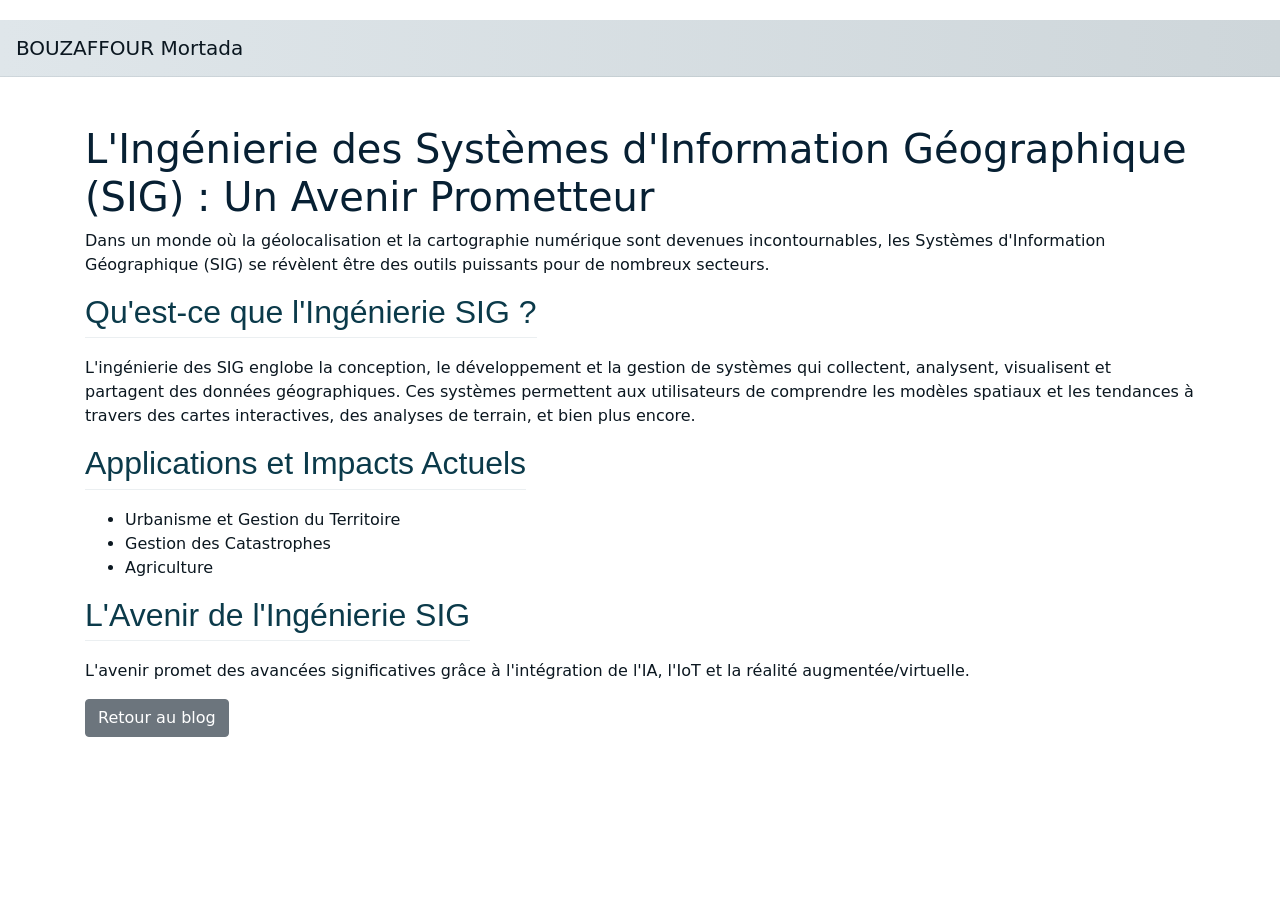
<file: blog_sig.html>
<!DOCTYPE html>
<html lang="fr">
<head>
    <meta charset="UTF-8">
    <meta name="viewport" content="width=device-width, initial-scale=1.0">
    <title>Ingénierie SIG — Blog</title>
    <link href="https://stackpath.bootstrapcdn.com/bootstrap/4.5.2/css/bootstrap.min.css" rel="stylesheet">
    <link href="style.css" rel="stylesheet">
</head>
<body>
<nav class="navbar navbar-expand-lg navbar-light bg-light">
  <a class="navbar-brand" href="index.html">BOUZAFFOUR Mortada</a>
</nav>
<main class="container mt-5">
  <h1>L'Ingénierie des Systèmes d'Information Géographique (SIG) : Un Avenir Prometteur</h1>
  <p>Dans un monde où la géolocalisation et la cartographie numérique sont devenues incontournables, les Systèmes d'Information Géographique (SIG) se révèlent être des outils puissants pour de nombreux secteurs.</p>

  <h2>Qu'est-ce que l'Ingénierie SIG ?</h2>
  <p>L'ingénierie des SIG englobe la conception, le développement et la gestion de systèmes qui collectent, analysent, visualisent et partagent des données géographiques. Ces systèmes permettent aux utilisateurs de comprendre les modèles spatiaux et les tendances à travers des cartes interactives, des analyses de terrain, et bien plus encore.</p>

  <h2>Applications et Impacts Actuels</h2>
  <ul>
    <li>Urbanisme et Gestion du Territoire</li>
    <li>Gestion des Catastrophes</li>
    <li>Agriculture</li>
  </ul>

  <h2>L'Avenir de l'Ingénierie SIG</h2>
  <p>L'avenir promet des avancées significatives grâce à l'intégration de l'IA, l'IoT et la réalité augmentée/virtuelle.</p>

  <a class="btn btn-secondary" href="blog.html">Retour au blog</a>
</main>
</body>
</html>
</file>
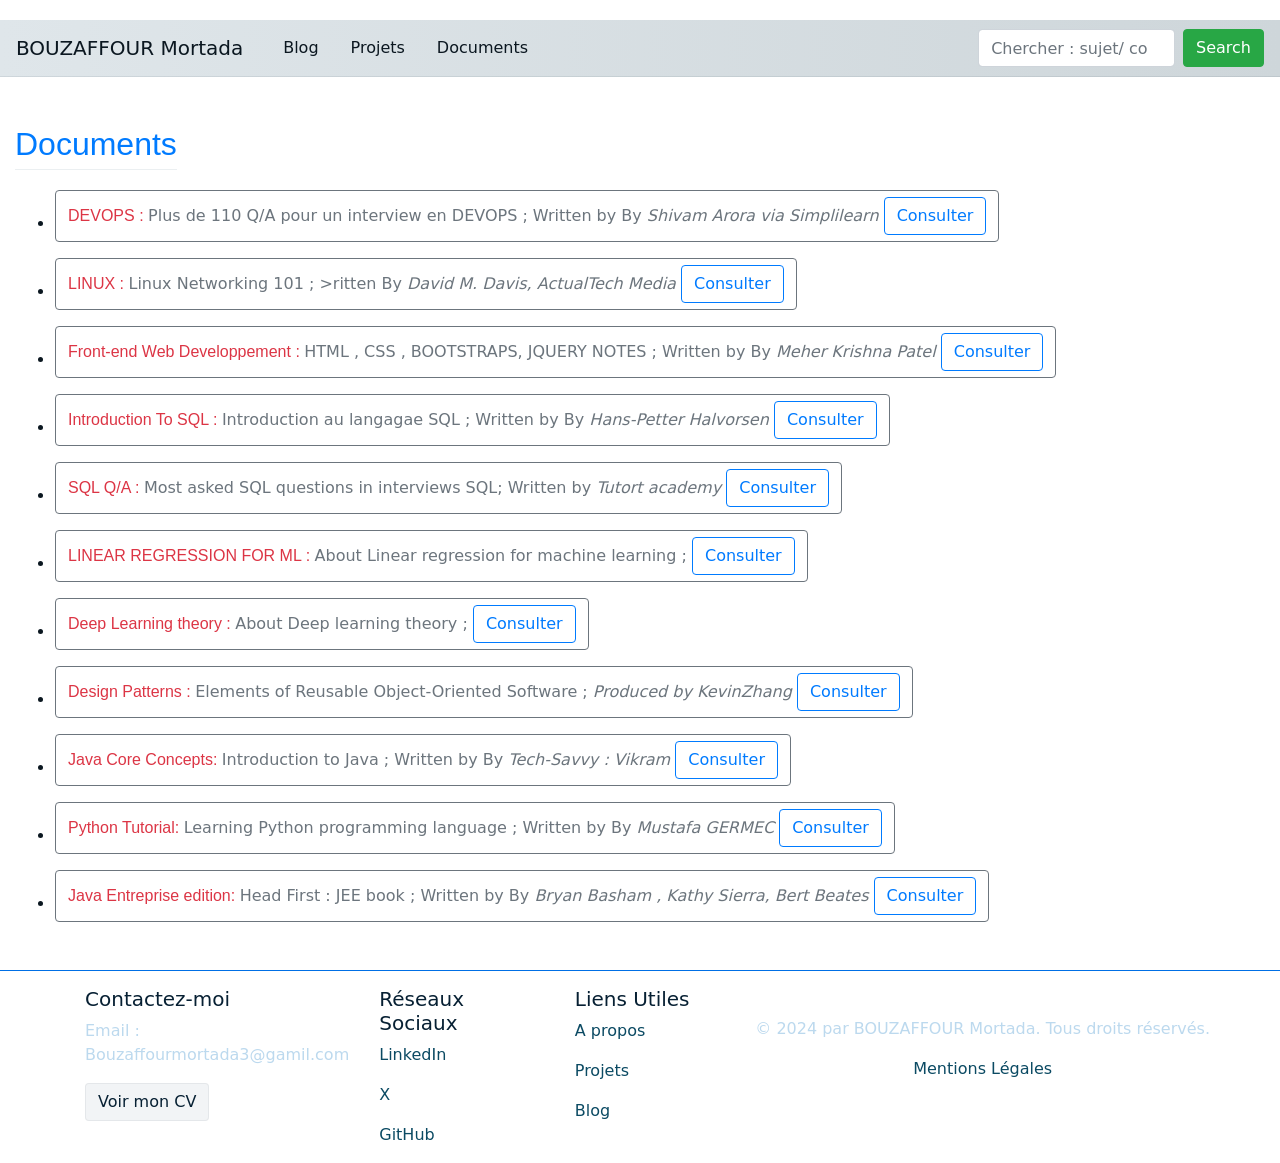
<file: documents.html>
<!DOCTYPE html>
<html lang="fr">
<head>
    <meta charset="UTF-8">
    <meta name="viewport" content="width=device-width, initial-scale=1.0">
    <title>Portfolio</title>
    <!-- Bootstrap CSS -->
    <link href="https://stackpath.bootstrapcdn.com/bootstrap/4.5.2/css/bootstrap.min.css" rel="stylesheet">
    <!-- Custom CSS -->
    <link href="style.css" rel="stylesheet">
    <style>
        /* Style des sections */


h2 {
    color: #007bff; /* Couleur du titre */
    margin-bottom: 20px; /* Espace sous le titre */
}
.custom-border {
    border: 1px solid #007bff !important; /* Remplacez #007bff par la couleur de votre choix */
}
.col-lg-4{
    padding: 5%;
}
/* Si vous voulez ajouter plus de styles, faites-le ici */


    </style>
</head>
<body>
    <!-- Barre de navigation -->
    <nav class="navbar navbar-expand-lg navbar-dark bg-primary">
        <a class="navbar-brand " href="index.html">BOUZAFFOUR Mortada  </a>
        <button class="navbar-toggler" type="button" data-toggle="collapse" data-target="#navbarNav" aria-controls="navbarNav" aria-expanded="false" aria-label="Toggle navigation">
            <span class="navbar-toggler-icon"></span>
        </button>
        <div class="collapse navbar-collapse" id="navbarNav">
            <ul class="navbar-nav">
                <li class="nav-item ml-3">
                    <a class="nav-link  text-body" href="blog.html">Blog </a>
                </li>
                <li class="nav-item ml-3">
                    <a class="nav-link text-body" href="projects.html">Projets</a>
                </li>
                <li class="nav-item ml-3">
                    <a class="nav-link text-body" href="documents.html">Documents</a>
                </li>

            </ul>
            <div class="d-flex" style="margin-left:44%">
                <form class="d-flex" role="search">
                  <input class="form-control me-2" type="search" placeholder="Chercher : sujet/ cours" aria-label="Search">
                  <button class="btn btn-success ml-2" type="submit">Search</button>
                </form>
              </div>
        </div>
    </nav>





                <div class="container-fluid mt-5 mr-5">
                    <h2> Documents</h2>
                    <div class="row container-fluid">
                    <ul class="documentsList">
                        <li id="container">
                            <p class="btn btn-outline-secondary"> <i class="text-danger" style="font: 1em sans-serif;-s:bold;"> 
                                DEVOPS : </i> Plus de 110 Q/A pour un interview en DEVOPS ;  Written by By 
                                <i> Shivam Arora via Simplilearn </i> 
                                 <a class="btn btn-outline-primary" href="Ressources/Documents/110_DEvops_Interview_Q.pdf" target="_blank"> Consulter</a></p>  
                            <div id="pdfViewer" style="display:none;">
                                <iframe id="pdfIframe" style="width:150%;height:700px;"></iframe>
                            </div>
                        </li>

                        <li id="container2">
                            <p class="btn btn-outline-secondary"> <i class="text-danger" style="font: 1em sans-serif;-s:bold;"> LINUX : </i> Linux
                                Networking 101  ; >ritten By <i>  David M. Davis, ActualTech Media </i> 
                                 <a class="btn btn-outline-primary" href="Ressources/Documents/Linux_Networking101_GuideBook.pdf" target="_blank"> Consulter</a></p>  
                            <div id="pdfViewer" style="display:none;">
                                <iframe id="pdfIframe" style="width:150%;height:700px;"></iframe>
                            </div>
                        </li>
                        <li>
                            <p class="btn btn-outline-secondary"> <i class="text-danger" style="font: 1em sans-serif;-s:bold;"> Front-end Web Developpement :
                             </i> HTML , CSS , BOOTSTRAPS, JQUERY NOTES ;  Written by By <i> Meher Krishna Patel </i> 
                             <a class="btn btn-outline-primary" href="Ressources/Documents/HTML_CSS_JS_Notes.pdf" target="_blank"> Consulter</a></p>  
                            <div id="pdfViewer" style="display:none;">
                                <iframe id="pdfIframe" style="width:150%;height:700px;"></iframe>
                            </div>
                        </li>

                        <li>
                            <p class="btn btn-outline-secondary"> <i class="text-danger" style="font: 1em sans-serif;-s:bold;"> Introduction To SQL  : </i> Introduction au langagae SQL ;  Written by By  <i>  Hans-Petter	Halvorsen </i> 
                                <a class="btn btn-outline-primary" href="Ressources/Documents/Introduction_SQL.pdf" target="_blank"> Consulter</a></p>  
                            <div id="pdfViewer" style="display:none;">
                                <iframe id="pdfIframe4" style="width:150%;height:700px;"></iframe>
                            </div>
                        </li>

                        <li>
                            <p class="btn btn-outline-secondary"> <i class="text-danger" style="font: 1em sans-serif;-s:bold;">
                                 SQL Q/A  : </i> Most asked SQL  questions in interviews SQL;  Written by  <i>Tutort academy </i>  
                                 <a class="btn btn-outline-primary" href="Ressources/Documents/SQL_45_QA.pdf" target="_blank"> Consulter</a></p>  
                            <div id="pdfViewer" style="display:none;">
                                <iframe id="pdfIframe5" style="width:150%;height:700px;"></iframe>
                            </div>
                        </li>

                        <li>
                            <p class="btn btn-outline-secondary"> <i class="text-danger" style="font: 1em sans-serif;-s:bold;">
                                 LINEAR REGRESSION FOR ML  : </i> About Linear regression for machine learning ;  <i></i>  
                                 <a class="btn btn-outline-primary" href="Ressources/Documents/Linear_Regression_for_ML.pdf" target="_blank"> Consulter</a></p>  
                            <div id="pdfViewer" style="display:none;">
                                <iframe id="pdfIframe6" style="width:150%;height:700px;"></iframe>
                            </div>
                        </li>
                        <li>
                            <p class="btn btn-outline-secondary"> <i class="text-danger" style="font: 1em sans-serif;-s:bold;">
                                 Deep Learning theory  : </i> About Deep learning theory  ;  <i></i>  
                                 <a class="btn btn-outline-primary" href="Ressources/Documents/Deep Learning.pdf" target="_blank"> Consulter</a></p>  
                            <div id="pdfViewer" style="display:none;">
                                <iframe id="pdfIframe7" style="width:150%;height:700px;"></iframe>
                            </div>
                        </li>
                        <li>
                            <p class="btn btn-outline-secondary"> <i class="text-danger" style="font: 1em sans-serif;-s:bold;">
                                Design Patterns   : </i> Elements of Reusable Object-Oriented Software   ;  <i> Produced by KevinZhang </i>  
                                 <a class="btn btn-outline-primary" href="Ressources/Documents/Design Patterns_ Elements of Reusable Object-Oriented Software - 1st Edition.pdf" target="_blank"> Consulter</a></p>  
                            <div id="pdfViewer" style="display:none;">
                                <iframe id="pdfIframe8" style="width:150%;height:700px;"></iframe>
                            </div>
                        </li>
                        <li>
                            <p class="btn btn-outline-secondary"> <i class="text-danger" style="font: 1em sans-serif;-s:bold;"> Java Core Concepts:
                             </i> Introduction to Java ;  Written by By <i> Tech-Savvy : Vikram </i> 
                             <a class="btn btn-outline-primary" href="Ressources/Documents/java_core_concepts.pdf" target="_blank"> Consulter</a></p>  
                            <div id="pdfViewer" style="display:none;">
                                <iframe id="pdfIframe" style="width:150%;height:700px;"></iframe>
                            </div>
                        </li>

                        <li>
                            <p class="btn btn-outline-secondary"> <i class="text-danger" style="font: 1em sans-serif;-s:bold;"> Python Tutorial:
                             </i> Learning Python programming language ;  Written by By <i> Mustafa GERMEC </i>
                             <a class="btn btn-outline-primary" href="Ressources/Documents/python_tuto.pdf" target="_blank"> Consulter</a></p>  
                            <div id="pdfViewer" style="display:none;">
                                <iframe id="pdfIframe" style="width:150%;height:700px;"></iframe>
                            </div>
                        </li>


                        <li>
                            <p class="btn btn-outline-secondary"> <i class="text-danger" style="font: 1em sans-serif;-s:bold;"> Java Entreprise edition:
                             </i> Head First : JEE book  ;  Written by By <i> Bryan Basham , Kathy Sierra, Bert Beates </i> 
                             <a class="btn btn-outline-primary" href="Ressources/Documents/OReilly.Head.First.Servlets.and.JSP.2nd.Edition.Mar.2008.pdf" target="_blank"> Consulter</a></p>  
                            <div id="pdfViewer" style="display:none;">
                                <iframe id="pdfIframe" style="width:150%;height:700px;"></iframe>
                            </div>
                        </li>


                    </ul>
                        </div>
                    </div>
                </div>


                <hr class="bg-primary" >
<footer class="footer">
  <div class="container">
      <div class="row">
          <div class="col">
              <h5>Contactez-moi</h5>
              <p>Email : Bouzaffourmortada3@gamil.com</p>

                <a class="btn btn-info" href="Ressources/BOUZAFFOUR_Mortada_CV_SIG_QR.pdf" target="_blank">Voir mon CV </a> 

          </div>
          <div class="col">
              <h5>Réseaux Sociaux</h5>
              <p><a href="https://www.linkedin.com/in/mortada-bouzaffour-1b0741219/" target="_blank">LinkedIn</a></p>
              <p><a href="https://twitter.com/print_symphony" target="_blank">X</a></p>
              <p><a href="https://github.com/mortadabff" target="_blank">GitHub</a></p>
          </div>
          <div class="col">
              <h5>Liens Utiles</h5>
              <p><a href="#">A propos</a></p>
              <p><a href="projects.html">Projets</a></p>
              <p><a href="blog.html">Blog</a></p>

          </div>

           <!-- mentions légales-->
           <div class="footer-bottom" style=" text-align: center; margin-top: 20px;padding-top: 10px;">
            <p>© 2024 par BOUZAFFOUR Mortada. Tous droits réservés.</p>
            <p><a href="MentionsLegales.html">Mentions Légales</a></p>
        </div>
      </div>
  </div>
</footer>

<script>
       /* configuration de la recherche */
       document.querySelector('form[role="search"]').addEventListener("submit", function(event) {
  event.preventDefault(); // Empêche l'envoi du formulaire

  const searchTerm = document.querySelector('input[type="search"]').value.toLowerCase();
  reorderContent(searchTerm);
});

function reorderContent(searchTerm) {
  const container = document.querySelector('.documentsList'); // Sélectionne le conteneur de vos éléments
  let itemsArray = Array.from(container.children); // Crée un tableau à partir des éléments enfants de votre conteneur

  // Trier les éléments en fonction de la correspondance avec les termes de recherche
  itemsArray.sort(function(a, b) {
    const aContent = a.textContent.toLowerCase();
    const bContent = b.textContent.toLowerCase();
    const aScore = searchTerm.split(' ').reduce((acc, curr) => acc + aContent.includes(curr), 0);
    const bScore = searchTerm.split(' ').reduce((acc, curr) => acc + bContent.includes(curr), 0);

    return bScore - aScore; // Trie par score décroissant
  });

  // Réappliquer les éléments au DOM dans le nouvel ordre
  itemsArray.forEach(item => container.appendChild(item));
}



var isPdfVisible = false;

function togglePdf(pdfUrl) {
    /*var pdfViewer = document.getElementById('pdfViewer');
    var pdfIframe = document.getElementById('pdfIframe');*/
    var paragraph = this.parentElement; // Obtient le paragraphe parent
    var pdfViewer = paragraph.nextElementSibling; // Obtient la div suivante
    var pdfIframe = pdfViewer.querySelector('.pdfIframe');


    if (!isPdfVisible) {
        pdfIframe.src = pdfUrl;
        pdfViewer.style.display = 'block';
        isPdfVisible = true;
    } else {
        pdfViewer.style.display = 'none';
        isPdfVisible = false;
    }
}


function togglePdf2(pdfUrl, button) {
    var container = button.closest('.container'); // Remonte jusqu'à l'ancêtre commun
    var pdfViewer = container.querySelector('.pdfViewer');
    var pdfIframe = pdfViewer.querySelector('.pdfIframe');


    var isPdfVisible = pdfViewer.style.display === 'block';

    if (!isPdfVisible) {
        pdfIframe.src = pdfUrl;
        pdfViewer.style.display = 'block';
    } else {
        pdfViewer.style.display = 'none';
    }
}


    function toggleDetails(button) {
        var contents = button.parentElement.querySelectorAll('li');
        contents.forEach(function(content) {
            if (content.style.display === 'none') {
                content.style.display = 'block';
               // button.textContent = 'Moins de détails';
            } else {
                content.style.display = 'none';
                //button.textContent = 'Détails';
            }
        });
    }

    function toggleDetails(detailsId) {
    var details = document.getElementById(detailsId);
    if (details.style.display === "none") {
        details.style.display = "block";
    } else {
        details.style.display = "none";
    }
}



</script>
    <!-- Bootstrap JS, Popper.js, and jQuery -->
    <script src="https://code.jquery.com/jquery-3.5.1.slim.min.js"></script>
    <script src="https://cdn.jsdelivr.net/npm/@popperjs/core@2.11.6/dist/umd/popper.min.js"></script>
    <script src="https://stackpath.bootstrapcdn.com/bootstrap/4.5.2/js/bootstrap.min.js"></script>
</body>
</html>
</file>
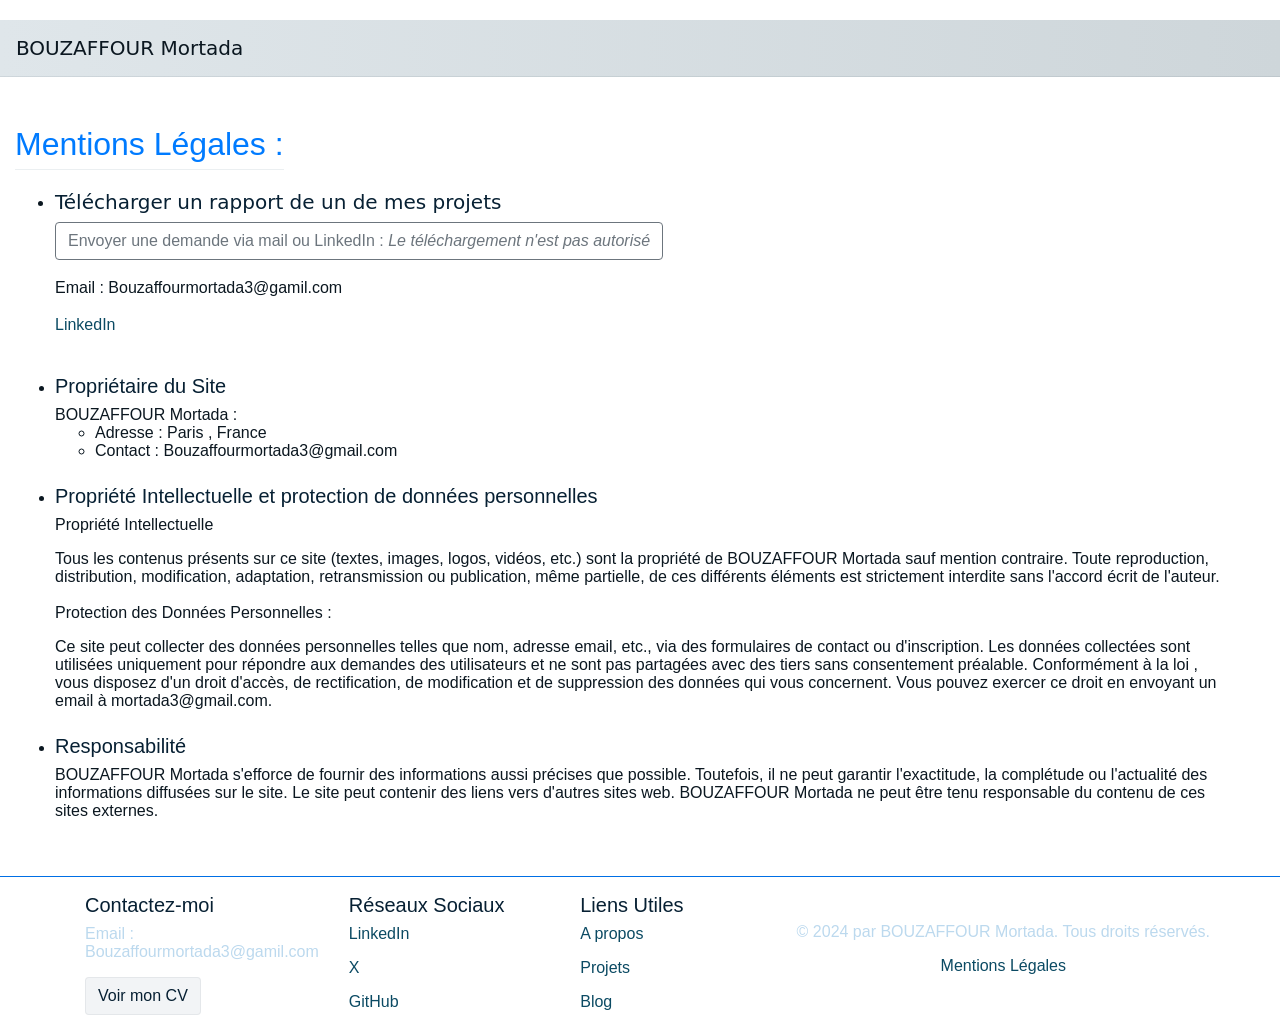
<file: MentionsLegales.html>
<!DOCTYPE html>
<html lang="fr">
<head>
    <meta charset="UTF-8">
    <meta name="viewport" content="width=device-width, initial-scale=1.0">
    <title>Portfolio</title>
    <!-- Bootstrap CSS -->
    <link href="https://stackpath.bootstrapcdn.com/bootstrap/4.5.2/css/bootstrap.min.css" rel="stylesheet">
    <!-- Custom CSS -->
    <link href="style.css" rel="stylesheet">
    <style>
        /* Style des sections */
    

h2 {
    color: #007bff; /* Couleur du titre */
    margin-bottom: 20px; /* Espace sous le titre */
}
.custom-border {
    border: 1px solid #007bff !important; /* Remplacez #007bff par la couleur de votre choix */
}
.col-lg-4{
    padding: 5%;
}
/* Si vous voulez ajouter plus de styles, faites-le ici */


    </style>
</head>
<body>
    <!-- Barre de navigation -->
    <nav class="navbar navbar-expand-lg navbar-dark bg-primary">
        <a class="navbar-brand " href="index.html">BOUZAFFOUR Mortada  </a>
        <button class="navbar-toggler" type="button" data-toggle="collapse" data-target="#navbarNav" aria-controls="navbarNav" aria-expanded="false" aria-label="Toggle navigation">
            <span class="navbar-toggler-icon" href="index.html" ></span>
        </button>
       
    </nav>



    
    
                <div class="container-fluid mt-5 mr-5">
                    <h2> Mentions Légales : </h2>
                    <div class="row container-fluid">
                    <ul class="documentsList"> 
                        
                        <li id="container">
                            <h5>  Télécharger un rapport de un de mes projets  </h5>
                            <p class="btn btn-outline-secondary"> <i class="" style="font: 1em sans-serif;"> 
                                Envoyer  une demande via mail ou LinkedIn  : <i> Le téléchargement n'est pas autorisé </i> 
                                        <p>Email : Bouzaffourmortada3@gamil.com</p>
                                        <p><a href="https://www.linkedin.com/in/mortada-bouzaffour-1b0741219/" target="_blank">LinkedIn</a></p>
                        </li>
                        <br>
                         <li id="container">
                            <h5>  Propriétaire du Site   </h5>
                              BOUZAFFOUR Mortada : 
                                <ul> 
                                    <li>Adresse : Paris , France</li>
                                    <li> Contact : Bouzaffourmortada3@gmail.com</li>
                                </ul>
                        </li>
                        <br>
                        <li id="container">
                            <h5>  Propriété Intellectuelle  et protection de données personnelles
                            </h5>
                        
                            <p> Propriété Intellectuelle </p>
                            Tous les contenus présents sur ce site (textes, images, logos, vidéos, etc.) sont la propriété de BOUZAFFOUR Mortada sauf mention contraire. Toute reproduction, distribution, modification, adaptation, retransmission ou publication, même partielle, de ces différents éléments est strictement interdite sans l'accord écrit de l'auteur.
                            
                            <br><br>
                            <p> Protection des Données Personnelles :</p>
                            Ce site peut collecter des données personnelles telles que nom, adresse email, etc., via des formulaires de contact ou d'inscription. Les données collectées sont utilisées uniquement pour répondre aux demandes des utilisateurs et ne sont pas partagées avec des tiers sans consentement préalable. Conformément à la loi , vous disposez d'un droit d'accès, de rectification, de modification et de suppression des données qui vous concernent. Vous pouvez exercer ce droit en envoyant un email à mortada3@gmail.com.
                        </li>

                        <br>
                        <li id="container">
                            <h5>  Responsabilité
                            </h5>                                    
                            BOUZAFFOUR Mortada s'efforce de fournir des informations aussi précises que possible. Toutefois, il ne peut garantir l'exactitude, la complétude ou l'actualité des informations diffusées sur le site. Le site peut contenir des liens vers d'autres sites web. BOUZAFFOUR Mortada ne peut être tenu responsable du contenu de ces sites externes.
                        </li>    
                        
                        <br>
                    
                    </ul>
                        </div>
                    </div>
                </div>
    
      
                <hr class="bg-primary" >
<footer class="footer">
  <div class="container">
      <div class="row">
          <div class="col">
              <h5>Contactez-moi</h5>
              <p>Email : Bouzaffourmortada3@gamil.com</p>
             
                <a class="btn btn-info" href="Ressources/BOUZAFFOUR_Mortada_CV_SIG_QR.pdf" target="_blank">Voir mon CV </a> 
               
          </div>
          <div class="col">
              <h5>Réseaux Sociaux</h5>
              <p><a href="https://www.linkedin.com/in/mortada-bouzaffour-1b0741219/" target="_blank">LinkedIn</a></p>
              <p><a href="https://twitter.com/print_symphony" target="_blank">X</a></p>
              <p><a href="https://github.com/mortadabff" target="_blank">GitHub</a></p>
          </div>
          <div class="col">
              <h5>Liens Utiles</h5>
              <p><a href="#">A propos</a></p>
              <p><a href="projects.html">Projets</a></p>
              <p><a href="blog.html">Blog</a></p>
              
          </div>

           <!-- mentions légales-->
           <div class="footer-bottom" style=" text-align: center; margin-top: 20px;padding-top: 10px;">
            <p>© 2024 par BOUZAFFOUR Mortada. Tous droits réservés.</p>
            <p><a href="MentionsLegales.html">Mentions Légales</a></p>
        </div>
      </div>
  </div>
</footer>
    
<script>
       /* configuration de la recherche */
       document.querySelector('form[role="search"]').addEventListener("submit", function(event) {
  event.preventDefault(); // Empêche l'envoi du formulaire

  const searchTerm = document.querySelector('input[type="search"]').value.toLowerCase();
  reorderContent(searchTerm);
});

function reorderContent(searchTerm) {
  const container = document.querySelector('.documentsList'); // Sélectionne le conteneur de vos éléments
  let itemsArray = Array.from(container.children); // Crée un tableau à partir des éléments enfants de votre conteneur

  // Trier les éléments en fonction de la correspondance avec les termes de recherche
  itemsArray.sort(function(a, b) {
    const aContent = a.textContent.toLowerCase();
    const bContent = b.textContent.toLowerCase();
    const aScore = searchTerm.split(' ').reduce((acc, curr) => acc + aContent.includes(curr), 0);
    const bScore = searchTerm.split(' ').reduce((acc, curr) => acc + bContent.includes(curr), 0);

    return bScore - aScore; // Trie par score décroissant
  });

  // Réappliquer les éléments au DOM dans le nouvel ordre
  itemsArray.forEach(item => container.appendChild(item));
}



var isPdfVisible = false;

function togglePdf(pdfUrl) {
    /*var pdfViewer = document.getElementById('pdfViewer');
    var pdfIframe = document.getElementById('pdfIframe');*/
    var paragraph = this.parentElement; // Obtient le paragraphe parent
    var pdfViewer = paragraph.nextElementSibling; // Obtient la div suivante
    var pdfIframe = pdfViewer.querySelector('.pdfIframe');


    if (!isPdfVisible) {
        pdfIframe.src = pdfUrl;
        pdfViewer.style.display = 'block';
        isPdfVisible = true;
    } else {
        pdfViewer.style.display = 'none';
        isPdfVisible = false;
    }
}


function togglePdf2(pdfUrl, button) {
    var container = button.closest('.container'); // Remonte jusqu'à l'ancêtre commun
    var pdfViewer = container.querySelector('.pdfViewer');
    var pdfIframe = pdfViewer.querySelector('.pdfIframe');


    var isPdfVisible = pdfViewer.style.display === 'block';

    if (!isPdfVisible) {
        pdfIframe.src = pdfUrl;
        pdfViewer.style.display = 'block';
    } else {
        pdfViewer.style.display = 'none';
    }
}


    function toggleDetails(button) {
        var contents = button.parentElement.querySelectorAll('li');
        contents.forEach(function(content) {
            if (content.style.display === 'none') {
                content.style.display = 'block';
               // button.textContent = 'Moins de détails';
            } else {
                content.style.display = 'none';
                //button.textContent = 'Détails';
            }
        });
    }

    function toggleDetails(detailsId) {
    var details = document.getElementById(detailsId);
    if (details.style.display === "none") {
        details.style.display = "block";
    } else {
        details.style.display = "none";
    }
}



</script>
    <!-- Bootstrap JS, Popper.js, and jQuery -->
    <script src="https://code.jquery.com/jquery-3.5.1.slim.min.js"></script>
    <script src="https://cdn.jsdelivr.net/npm/@popperjs/core@2.11.6/dist/umd/popper.min.js"></script>
    <script src="https://stackpath.bootstrapcdn.com/bootstrap/4.5.2/js/bootstrap.min.js"></script>
</body>
</html>
</file>
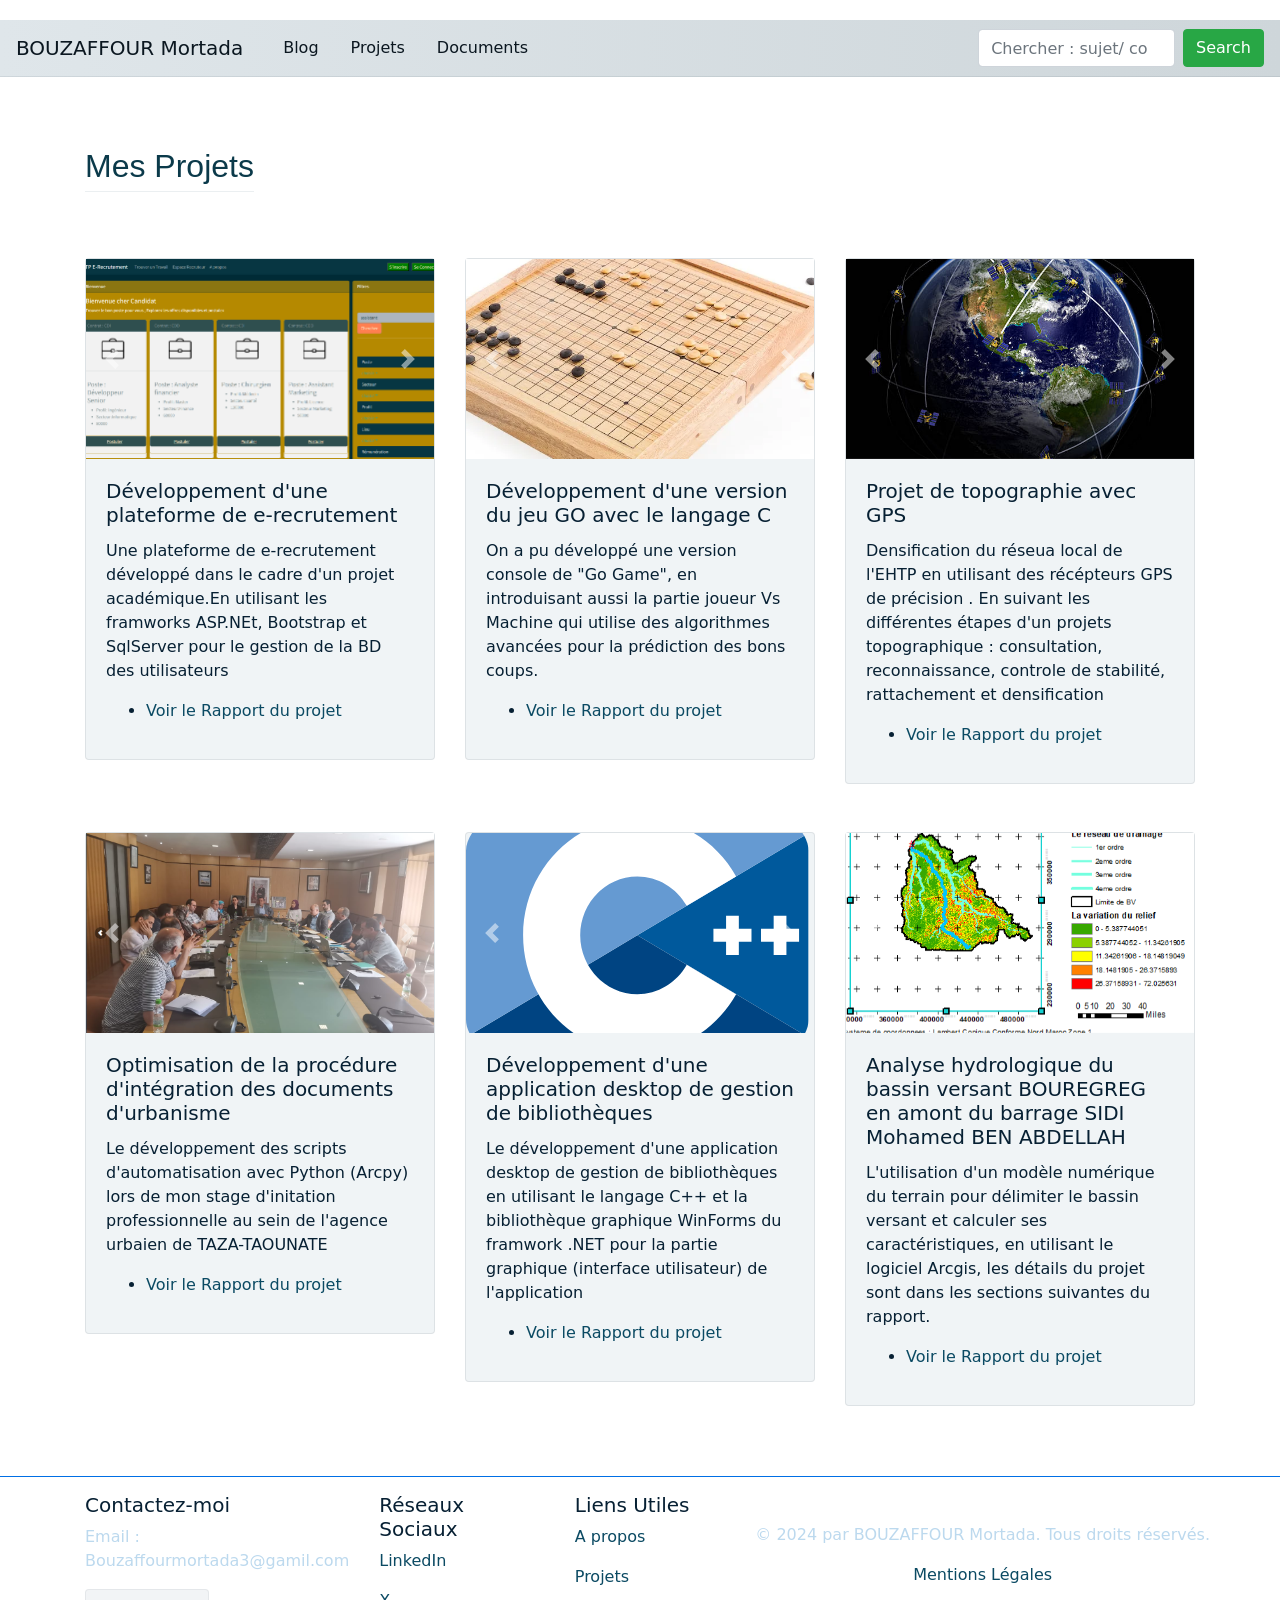
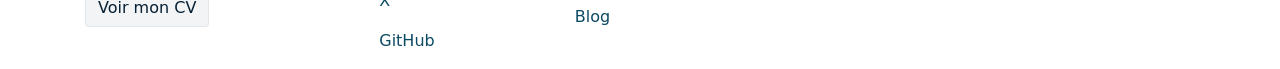
<file: projects.html>
<!DOCTYPE html>
<html lang="fr">
<head>
    <meta charset="UTF-8">
    <meta name="viewport" content="width=device-width, initial-scale=1.0">
    <title>Portfolio</title>
    <!-- Bootstrap CSS -->
    <link href="https://stackpath.bootstrapcdn.com/bootstrap/4.5.2/css/bootstrap.min.css" rel="stylesheet">
    <!-- Custom CSS -->
    <link href="style.css" rel="stylesheet">
</head>
<body>
    <!-- Barre de navigation -->
    <nav class="navbar navbar-expand-lg navbar-dark bg-primary">
        <a class="navbar-brand " href="index.html">BOUZAFFOUR Mortada  </a>
        <button class="navbar-toggler" type="button" data-toggle="collapse" data-target="#navbarNav" aria-controls="navbarNav" aria-expanded="false" aria-label="Toggle navigation">
            <span class="navbar-toggler-icon"></span>
        </button>
        <div class="collapse navbar-collapse" id="navbarNav">
            <ul class="navbar-nav">
                <li class="nav-item ml-3">
                    <a class="nav-link  text-body" href="blog.html">Blog </a>
                </li>
                <li class="nav-item ml-3">
                    <a class="nav-link active text-body" href="projects.html">Projets</a>
                </li>
                <li class="nav-item ml-3">
                    <a class="nav-link text-body" href="documents.html">Documents</a>
                </li>
            </ul>
            <div class="d-flex" style="margin-left:44%">
                <form class="d-flex" role="search">
                  <input class="form-control me-2" type="search" placeholder="Chercher : sujet/ cours" aria-label="Search">
                  <button class="btn btn-success ml-2" type="submit">Search</button>
                </form>
              </div>
        </div>
    </nav>




<!-- Section Projets -->
<section id="projects" class="container mt-5 mb-5">
    <h2>Mes Projets</h2>
    <div class="row">
        <!-- Projet 1 : E-recrutement -->
        <div class="col-md-4 mt-5">
            <div class="card">
                <div id="imageCarousel1" class="carousel slide" data-ride="carousel">
                    <div class="carousel-inner">
                        <div class="carousel-item active">
                            <img class="d-block w-100" src="Ressources/Projets/E-recrutement/img1.png" alt="First Image">
                        </div>
                        <div class="carousel-item">
                            <img class="d-block w-100 " src="Ressources/Projets/E-recrutement/img2.png" alt="Second Image">
                        </div>
                        <div class="carousel-item">
                            <img class="d-block w-100" src="Ressources/Projets/E-recrutement/img3.png" alt="Second Image">
                        </div>
                        <!-- Ajoutez d'autres éléments de carrousel ici pour plus d'images -->
                    </div>
                    <a class="carousel-control-prev" href="#imageCarousel1" role="button" data-slide="prev">
                        <span class="carousel-control-prev-icon" aria-hidden="true"></span>
                        <span class="sr-only">Previous</span>
                    </a>
                    <a class="carousel-control-next" href="#imageCarousel1" role="button" data-slide="next">
                        <span class="carousel-control-next-icon" aria-hidden="true"></span>
                        <span class="sr-only">Next</span>
                    </a>
                </div>

                <div class="card-body">
                    <h5 class="card-title">Développement d'une plateforme de e-recrutement</h5>
                    <p class="card-text">Une plateforme de e-recrutement développé dans le cadre d'un projet académique.En utilisant les framworks ASP.NEt, Bootstrap et SqlServer pour le gestion de la BD des utilisateurs</p>
                    <ul>
                        <li><a href="MentionsLegales.html" target="_blank"> Voir le Rapport du projet</a></li>
                    </ul>
                </div>
            </div>
        </div>

        <!-- Projet 2: GO -->
        <div class="col-md-4 mt-5">
            <div class="card">

                <div  id="imageCarousel2" class="carousel slide" data-ride="carousel">
                    <div class="carousel-inner">
                        <div class="carousel-item active">
                            <img class="d-block w-100" src="Ressources/Projets/projet_C/img1.webp" alt="First Image">
                        </div>
                        <div class="carousel-item">
                            <img class="d-block w-100 " src="Ressources/Projets/projet_C/img2.webp" alt="Second Image">
                        </div>

                        <!-- Ajoutez d'autres éléments de carrousel ici pour plus d'images -->
                    </div>
                    <a class="carousel-control-prev" href="#imageCarousel2" role="button" data-slide="prev">
                        <span class="carousel-control-prev-icon" aria-hidden="true"></span>
                        <span class="sr-only">Previous</span>
                    </a>
                    <a class="carousel-control-next" href="#imageCarousel2" role="button" data-slide="next">
                        <span class="carousel-control-next-icon" aria-hidden="true"></span>
                        <span class="sr-only">Next</span>
                    </a>
                </div>

                <div class="card-body">
                    <h5 class="card-title">Développement d'une version du jeu GO avec le langage C </h5>
                    <p class="card-text">On a pu développé une version console de "Go Game", en introduisant aussi la partie joueur Vs Machine qui utilise des algorithmes avancées pour la prédiction des bons coups. </p>
                    <ul>
                        <li><a href="MentionsLegales.html" target="_blank"> Voir le Rapport du projet</a></li>
                    </ul>
                </div>
            </div>
        </div>

         <!-- Projet 3 : ToPO avec GPS -->
         <div class="col-md-4 mt-5">
            <div class="card">


                <div id="imageCarousel3" class="carousel slide" data-ride="carousel">
                    <div class="carousel-inner">
                        <div class="carousel-item active">
                            <img class="d-block w-100" src="Ressources/Projets/Projet_topo_gps/gettyimages-157770295-612x612.jpg" alt="First Image">
                        </div>
                        <div class="carousel-item">
                            <img class="d-block w-100 " src="Ressources/Projets/Projet_topo_gps/Satellite.jpg" alt="Second Image">
                        </div>
                        <div class="carousel-item">
                            <img class="d-block w-100" src="Ressources/Projets/Projet_topo_gps/SBAS_MSAS1.png" alt="Second Image">
                        </div>
                        <div class="carousel-item">
                            <img class="d-block w-100" src="Ressources/Projets/Projet_topo_gps/WhatsApp Image 2023-12-05 à 20.53.12_5049edc5.jpg" alt="Second Image">
                        </div>
                        <!-- Ajoutez d'autres éléments de carrousel ici pour plus d'images -->
                    </div>
                    <a class="carousel-control-prev" href="#imageCarousel3" role="button" data-slide="prev">
                        <span class="carousel-control-prev-icon" aria-hidden="true"></span>
                        <span class="sr-only">Previous</span>
                    </a>
                    <a class="carousel-control-next" href="#imageCarousel3" role="button" data-slide="next">
                        <span class="carousel-control-next-icon" aria-hidden="true"></span>
                        <span class="sr-only">Next</span>
                    </a>
                </div>

                <div class="card-body">
                    <h5 class="card-title">Projet de topographie avec GPS</h5>
                    <p class="card-text">Densification du réseua local de l'EHTP en utilisant des récépteurs GPS de précision . En suivant les différentes étapes d'un projets topographique : consultation, reconnaissance, controle de stabilité, rattachement et densification</p>

                    <ul>
                        <li><a href="MentionsLegales.html" target="_blank"> Voir le Rapport du projet</a></li>
                    </ul>
                </div>
            </div>
        </div>
         <!-- Projet 4  : Satge d'initiation professionnelle-->
         <div class="col-md-4 mt-5">
            <div class="card">


                <div  id="imageCarousel4" class="carousel slide" data-ride="carousel">
                    <div class="carousel-inner">
                        <div class="carousel-item active">
                            <img class="d-block w-100 " src="Ressources/Projets/stage_observation/AUT_image2.png" alt="Second Image">
                        </div>
                        <div class="carousel-item">
                            <img class="d-block w-100" src="Ressources/Projets/stage_observation/Géoportail_Urbanisme_1.png" alt="Second Image">
                        </div>

                        <!-- Ajoutez d'autres éléments de carrousel ici pour plus d'images -->
                    </div>
                    <a class="carousel-control-prev" href="#imageCarousel4" role="button" data-slide="prev">
                        <span class="carousel-control-prev-icon" aria-hidden="true"></span>
                        <span class="sr-only">Previous</span>
                    </a>
                    <a class="carousel-control-next" href="#imageCarousel4" role="button" data-slide="next">
                        <span class="carousel-control-next-icon" aria-hidden="true"></span>
                        <span class="sr-only">Next</span>
                    </a>
                </div>               
                <div class="card-body">
                    <h5 class="card-title">Optimisation de la procédure d'intégration des documents d'urbanisme</h5>
                    <p class="card-text">Le développement des scripts d'automatisation avec Python (Arcpy) lors de mon stage d'initation professionnelle au sein de l'agence urbaien de TAZA-TAOUNATE</p>

                    <ul>
                        <li><a href="MentionsLegales.html" target="_blank"> Voir le Rapport du projet</a></li>
                    </ul>
                </div>
            </div>
        </div>

        <!-- Projet 5 : Projet c plus plus-->
        <div class="col-md-4 mt-5">
            <div class="card">


                <div  id="imageCarousel5" class="carousel slide" data-ride="carousel">
                    <div class="carousel-inner">
                        <div class="carousel-item active">
                            <img class="d-block w-100 " src="Ressources/Projets/Cplus/CppLogo.svg" alt="Projet C plus plus">
                        </div>
                        <div class="carousel-item">
                            <img class="d-block w-100" src="Ressources/Projets/Cplus/img2.png" alt="Projet C plus plus">
                        </div>
                        <div class="carousel-item">
                            <img class="d-block w-100" src="Ressources/Projets/Cplus/img1.png" alt="Projet C plus plus">
                        </div>

                        <!-- Ajoutez d'autres éléments de carrousel ici pour plus d'images -->
                    </div>
                    <a class="carousel-control-prev" href="#imageCarousel5" role="button" data-slide="prev">
                        <span class="carousel-control-prev-icon" aria-hidden="true"></span>
                        <span class="sr-only">Previous</span>
                    </a>
                    <a class="carousel-control-next" href="#imageCarousel5" role="button" data-slide="next">
                        <span class="carousel-control-next-icon" aria-hidden="true"></span>
                        <span class="sr-only">Next</span>
                    </a>
                </div>               
                <div class="card-body">
                    <h5 class="card-title">Développement d'une application desktop de gestion de bibliothèques</h5>
                    <p class="card-text">Le développement d'une application desktop de gestion de bibliothèques en utilisant le langage C++  et la bibliothèque graphique WinForms du framwork .NET pour  la partie graphique (interface utilisateur) de l'application</p>

                    <ul>
                        <li><a href="MentionsLegales.html" target="_blank"> Voir le Rapport du projet</a></li>
                    </ul>
                </div>
            </div>
        </div>
         <!-- Projet 6 : Projet d'analyse spatiale ; BV -->
         <div class="col-md-4 mt-5">
            <div class="card">


                <div  id="imageCarousel5" class="carousel slide" data-ride="carousel">
                    <div class="carousel-inner">
                        <div class="carousel-item active">
                            <img class="d-block w-100 " src="Ressources/Projets/BV/BV1.png" alt="Projet C plus plus">
                        </div>
                        <div class="carousel-item">
                            <img class="d-block w-100" src="Ressources/Projets/BV/BV2.png" alt="Projet C plus plus">
                        </div>
                        <div class="carousel-item">
                            <img class="d-block w-100" src="Ressources/Projets/BV/BV3.png" alt="Projet C plus plus">
                        </div>

                        <!-- Ajoutez d'autres éléments de carrousel ici pour plus d'images -->
                    </div>
                    <a class="carousel-control-prev" href="#imageCarousel5" role="button" data-slide="prev">
                        <span class="carousel-control-prev-icon" aria-hidden="true"></span>
                        <span class="sr-only">Previous</span>
                    </a>
                    <a class="carousel-control-next" href="#imageCarousel5" role="button" data-slide="next">
                        <span class="carousel-control-next-icon" aria-hidden="true"></span>
                        <span class="sr-only">Next</span>
                    </a>
                </div>               
                <div class="card-body">
                    <h5 class="card-title">Analyse hydrologique du bassin versant BOUREGREG en amont du barrage 
                        SIDI Mohamed BEN ABDELLAH </h5>
                    <p class="card-text">L'utilisation d'un modèle numérique du terrain 
                        pour délimiter le bassin versant et calculer ses caractéristiques, en utilisant le logiciel Arcgis, les  détails 
                        du projet sont dans les sections suivantes du rapport.
                        </p>

                    <ul>
                        <li><a href="MentionsLegales.html" target="_blank"> Voir le Rapport du projet</a></li>
                    </ul>
                </div>
            </div>
        </div>

        <!-- Ajoutez plus de projets ici -->
    </div>
</section>


<hr class="bg-primary" >
<footer class="footer">
  <div class="container">
      <div class="row">
          <div class="col">
              <h5>Contactez-moi</h5>
              <p>Email : Bouzaffourmortada3@gamil.com</p>

                <a class="btn btn-info" href="Ressources/BOUZAFFOUR_Mortada_CV_SIG_QR.pdf" target="_blank">Voir mon CV </a> 

          </div>
          <div class="col">
              <h5>Réseaux Sociaux</h5>
              <p><a href="https://www.linkedin.com/in/mortada-bouzaffour-1b0741219/" target="_blank">LinkedIn</a></p>
              <p><a href="https://twitter.com/print_symphony" target="_blank">X</a></p>
              <p><a href="https://github.com/mortadabff" target="_blank">GitHub</a></p>
          </div>
          <div class="col">
              <h5>Liens Utiles</h5>
              <p><a href="#">A propos</a></p>
              <p><a href="projects.html">Projets</a></p>
              <p><a href="blog.html">Blog</a></p>

          </div>

          <!-- menstion slégales-->
          <div class="footer-bottom" style=" text-align: center; margin-top: 20px;padding-top: 10px;">
            <p>© 2024 par BOUZAFFOUR Mortada. Tous droits réservés.</p>
            <p><a href="MentionsLegales.html">Mentions Légales</a></p>
        </div>

      </div>
  </div>
</footer>

<style>
.carousel-item img {
    width: 350px;  /* Remplacez par la largeur fixe souhaitée */
    height: 200px; /* Remplacez par la hauteur fixe souhaitée */
    object-fit: cover; /* Cette propriété garantit que l'image couvre toute la zone sans perdre son ratio */
}

</style>
<script>
         /* configuration de la recherche */
         document.querySelector('form[role="search"]').addEventListener("submit", function(event) {
  event.preventDefault(); // Empêche l'envoi du formulaire

  const searchTerm = document.querySelector('input[type="search"]').value.toLowerCase();
  reorderContent(searchTerm);
});

function reorderContent(searchTerm) {
  const container = document.querySelector('.row'); // Sélectionne le conteneur de vos éléments
  let itemsArray = Array.from(container.children); // Crée un tableau à partir des éléments enfants de votre conteneur

  // Trier les éléments en fonction de la correspondance avec les termes de recherche
  itemsArray.sort(function(a, b) {
    const aContent = a.textContent.toLowerCase();
    const bContent = b.textContent.toLowerCase();
    const aScore = searchTerm.split(' ').reduce((acc, curr) => acc + aContent.includes(curr), 0);
    const bScore = searchTerm.split(' ').reduce((acc, curr) => acc + bContent.includes(curr), 0);

    return bScore - aScore; // Trie par score décroissant
  });

  // Réappliquer les éléments au DOM dans le nouvel ordre
  itemsArray.forEach(item => container.appendChild(item));
}


</script>
    <!-- Bootstrap JS, Popper.js, and jQuery -->
    <script src="https://code.jquery.com/jquery-3.5.1.slim.min.js"></script>
    <script src="https://cdn.jsdelivr.net/npm/@popperjs/core@2.11.6/dist/umd/popper.min.js"></script>
    <script src="https://stackpath.bootstrapcdn.com/bootstrap/4.5.2/js/bootstrap.min.js"></script>
</body>
</html>
</file>
<file: style.css>
body {
    padding-top: 20px;
    background: #ffffff;
    color: #0b1720;
    font-family: 'Inter', system-ui, -apple-system, 'Segoe UI', Roboto, 'Helvetica Neue', Arial;
}

h1, h2, h3, h4, h5 {
    color: #072033;
}

h2 {
    font-family: 'Inter', Arial, sans-serif;
    color: #0b3a4a;
    text-align: center;
    margin-bottom: 18px;
    padding-bottom: 6px;
    border-bottom: 1px solid rgba(11,58,74,0.08);
    display: inline-block;
}

.navbar {
    background: linear-gradient(90deg,#dfe6ea 0%, #ced6da 100%);
    border-bottom: 1px solid rgba(11,27,38,0.08);
}

.navbar .navbar-brand,
.navbar .nav-link {
    color: #0b1720 !important;
}

.navbar .navbar-toggler {
    border-color: rgba(11,27,38,0.08);
}

.navbar .navbar-toggler-icon {
    background-image: url("data:image/svg+xml;charset=utf8,%3Csvg viewBox='0 0 30 30' xmlns='http://www.w3.org/2000/svg'%3E%3Cpath stroke='%230b1720' stroke-width='2' stroke-linecap='round' stroke-miterlimit='10' d='M4 7h22M4 15h22M4 23h22'/%3E%3C/svg%3E");
}

.card {
    background: #f0f4f6;
    border: 1px solid rgba(11,23,32,0.08);
    color: #072033;
}

.card .card-body h4, .card .card-body h5 {
    color: #072033;
}

.btn-primary {
    background: linear-gradient(90deg,#0b84ff,#2d7bd6);
    border: none;
    color: #ffffff;
}

.btn-info {
    background: #f2f4f6;
    color: #072033;
    border: 1px solid rgba(11,23,32,0.06);
}

a {
    color: #0b4a63;
}

section {
    padding-top: 22px;
    padding-bottom: 22px;
}

/* Small adjustments for images */
.rounded-circle {
    box-shadow: 0 10px 30px rgba(0,0,0,0.45);
}

/* Language switch styles and alignment */
.navbar .lang-item {
    margin-left: auto;
    display: flex;
    align-items: center;
}
.lang-switch .btn {
    font-weight: 600;
    padding: 6px 10px;
    color: #0b1720;
    background: transparent;
    border: 1px solid rgba(11,23,32,0.08);
}
.lang-switch .btn.active {
    background: rgba(11,23,32,0.06);
    color: #071122;
}

footer.footer {
    background: transparent;
    color: #bcd9ee;
}

/* Make details content readable */
.A i {
    display: block;
    color: #274149;
    margin-bottom: 6px;
}

/* Resize images in academic and professional cards */
#Parcours .card-img-top {
    max-width: 140px;
    height: auto;
    display: block;
    margin-left: auto;
    margin-right: auto;
    padding: 8px 0;
}

/* Ensure hero image remains a reasonable size */
.rounded-circle {
    width: 140px !important;
    height: 140px !important;
}
</file>
